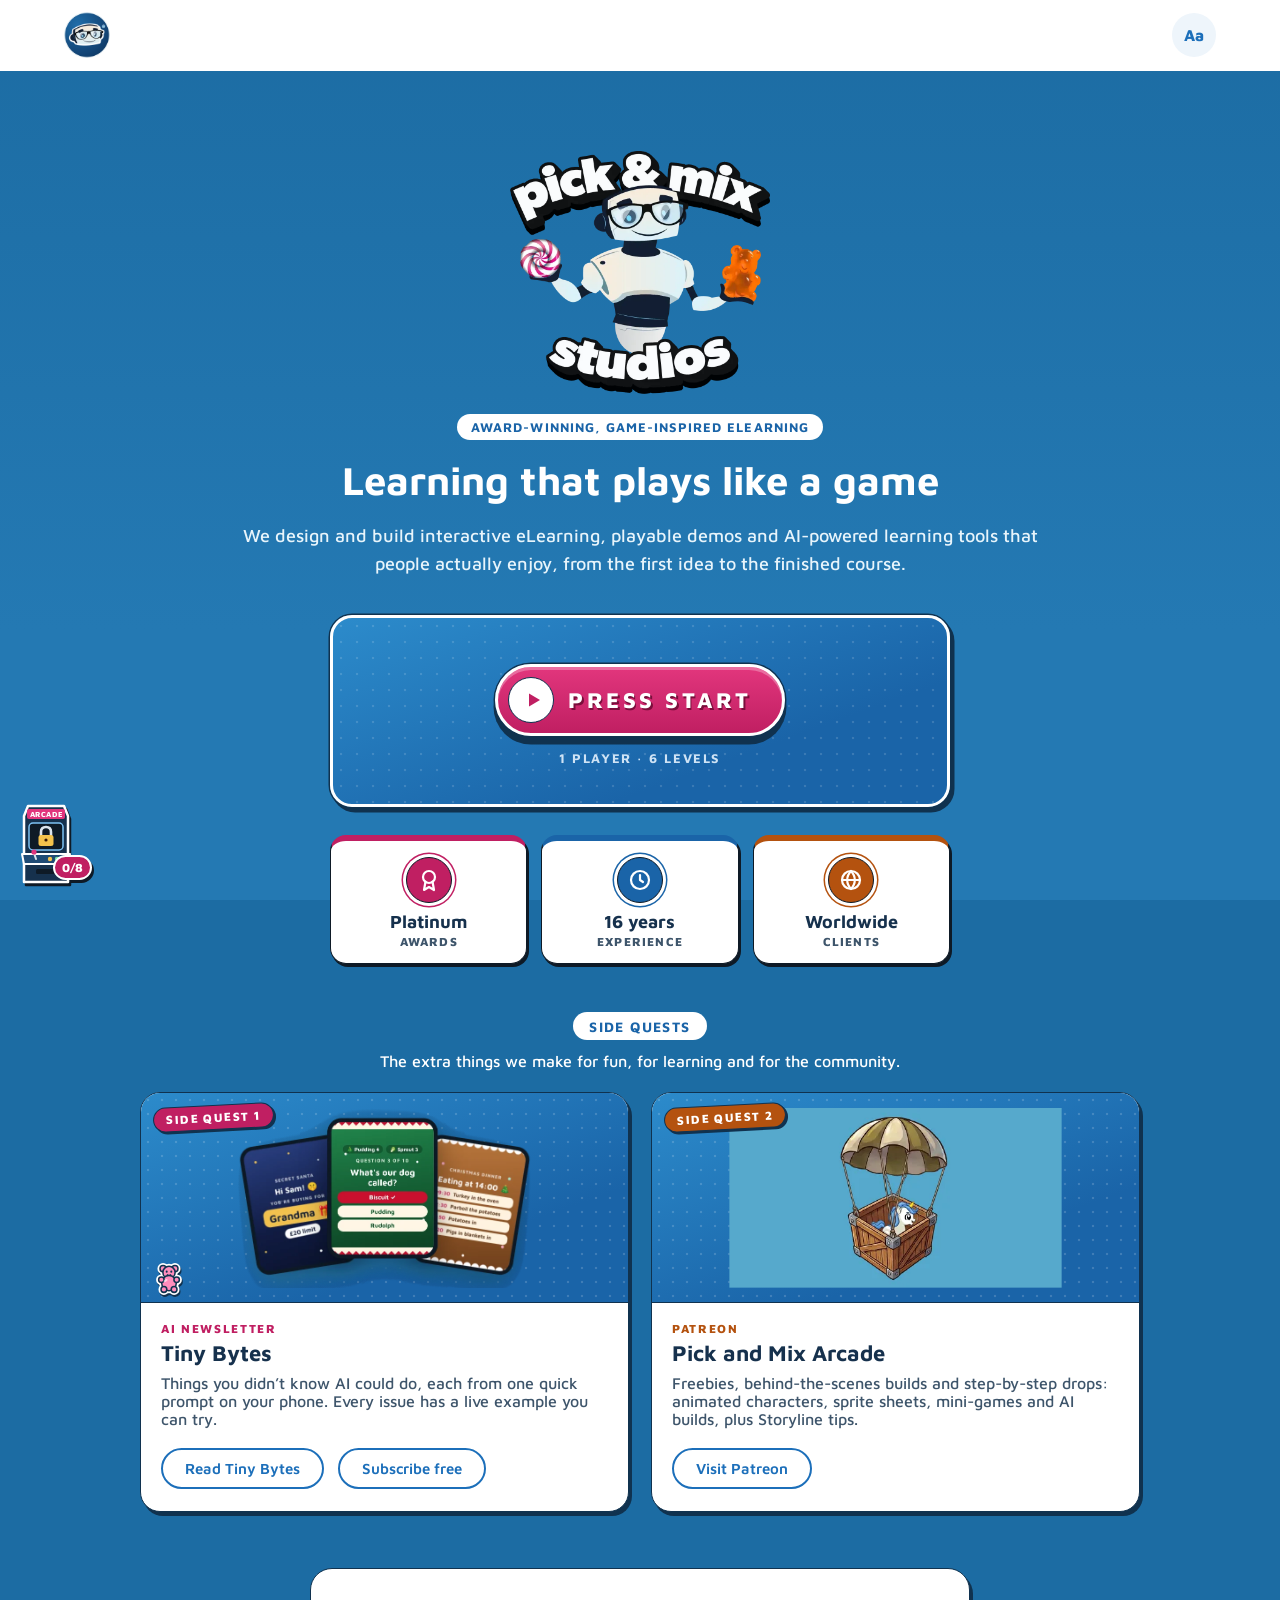
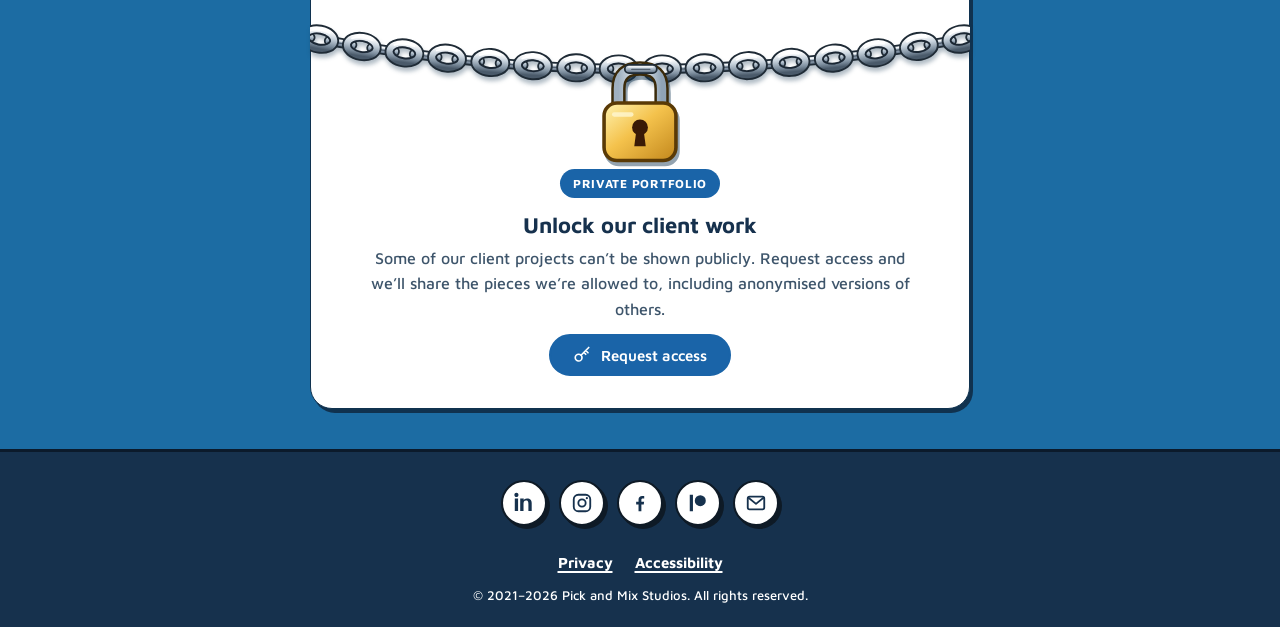
<file: index.html>
<!DOCTYPE html>
<html lang="en">
<head>
<meta charset="UTF-8">
<meta name="viewport" content="width=device-width, initial-scale=1">
<title>Pick and Mix Studios | Game-inspired eLearning</title>
<meta name="description" content="Pick and Mix Studios: award-winning, game-inspired eLearning, playable Storyline demos, AI-powered learning, templates and free tutorials.">
<link rel="canonical" href="https://pickandmixstudios.com/">
<meta property="og:type" content="website">
<meta property="og:title" content="Pick and Mix Studios | Game-inspired eLearning">
<meta property="og:description" content="Pick and Mix Studios: award-winning, game-inspired eLearning, playable Storyline demos, AI-powered learning, templates and free tutorials.">
<meta property="og:image" content="https://pickandmixstudios.com/assets/img/share-banner.jpg">
<meta property="og:image:width" content="1200">
<meta property="og:image:height" content="630">
<meta property="og:image:alt" content="Pick and Mix Studios: learning that plays like a game">
<meta property="og:url" content="https://pickandmixstudios.com/">
<meta name="twitter:card" content="summary_large_image">
<meta name="twitter:title" content="Pick and Mix Studios | Game-inspired eLearning">
<meta name="twitter:description" content="Pick and Mix Studios: award-winning, game-inspired eLearning, playable Storyline demos, AI-powered learning, templates and free tutorials.">
<meta name="twitter:image" content="https://pickandmixstudios.com/assets/img/share-banner.jpg">
<link rel="icon" href="assets/img/robot-favicon.png?v=3" type="image/png">
<link rel="stylesheet" href="assets/site.css?v=2026111223">
<script>document.documentElement.classList.add("js-menu");try{var t=localStorage.getItem("bs-theme"),s=localStorage.getItem("bs-size");if(t&&t!=="auto")document.documentElement.dataset.theme=t;if(s&&s!=="0")document.documentElement.classList.add("size-"+s);[["bs-font","easy","font-easy"],["bs-space","wide","space-wide"],["bs-motion","off","motion-off"],["bs-simple","on","simple"]].forEach(function(p){if(localStorage.getItem(p[0])===p[1])document.documentElement.classList.add(p[2])})}catch(e){}</script>
<script type="application/ld+json">{"@context":"https://schema.org","@graph":[{"@type":"Organization","@id":"https://pickandmixstudios.com/#org","name":"Pick and Mix Studios","alternateName":"Pick & Mix Studios","url":"https://pickandmixstudios.com/","logo":"https://pickandmixstudios.com/assets/img/robot-logo.png?v=3","sameAs":["https://www.linkedin.com/company/pick-and-mix-studios","https://www.instagram.com/pickandmixstudios/","https://www.facebook.com/pickandmixstudios","https://www.patreon.com/cw/pickandmixarcade"],"description":"Pick and Mix Studios: award-winning, game-inspired eLearning, playable Storyline demos, AI-powered learning, templates and free tutorials.","award":"Platinum, LearnX LIVE! Awards 2020","foundingDate":"2010","knowsAbout":["eLearning","Articulate Storyline","Gamified learning","Instructional design","AI learning tools"]},{"@type":"WebSite","@id":"https://pickandmixstudios.com/#site","url":"https://pickandmixstudios.com/","name":"Pick and Mix Studios","publisher":{"@id":"https://pickandmixstudios.com/#org"}}]}</script>
</head>
<body class="tc-home">

<a class="tc-skip-link" href="#main-content">Skip to main content</a>

<header class="tc-header-wrap">
  <div class="tc-header">
    <a href="index.html" class="tc-logo">
      <img src="assets/img/robot-logo.webp?v=3" alt="Pick and Mix Studios home" width="512" height="512">
    </a>

    <button type="button" class="tc-menu-btn" id="tcMenuBtn" aria-expanded="false" aria-controls="tcNav">
      <svg viewBox="0 0 24 24" width="22" height="22" aria-hidden="true" fill="none" stroke="currentColor" stroke-width="2.2" stroke-linecap="round"><path d="M4 7h16M4 12h16M4 17h16"/></svg>
      <span>Menu</span>
    </button>

    <nav class="tc-nav" id="tcNav" aria-label="Main">
      <a href="index.html" aria-current="page">Home</a>
      <a href="team-chorley.html">Team Chorley</a>
      <a href="showcase.html">Showcase</a>
      <a href="tutorials.html">Free Tutorials</a>
      <a href="popup-shop.html">Pop-up Shop</a>
      <a href="tinybytes/">Tiny Bytes</a>
      <a href="contact.html">Get in Touch</a>
    </nav>

    <div class="tc-tools" id="tcTools"></div>
  </div>
</header>
<main id="main-content">
<section class="tc-hero-wrap" aria-labelledby="tcHomeTitle">
  <div class="tc-hero">
    <span class="tc-hero-robot"><img class="tc-hero-welcome-img" src="assets/img/site/hero-robot.webp" alt="" width="858" height="802" fetchpriority="high"><img class="tc-juggle tc-juggle-lolly" src="assets/img/site/hero-lolly.webp" alt="" width="133" height="131"><img class="tc-juggle tc-juggle-bear" src="assets/img/site/hero-bear.webp" alt="" width="128" height="186"></span>
    <p class="tc-meta">Award-winning, game-inspired eLearning</p>
    <h1 id="tcHomeTitle">Learning that plays like a game</h1>
    <p>We design and build interactive eLearning, playable demos and AI-powered learning tools that people actually enjoy, from the first idea to the finished course.</p>
    <div class="tc-ts" id="tcTS">
      <span class="tc-spark k1" aria-hidden="true"></span><span class="tc-spark k2" aria-hidden="true"></span><span class="tc-spark k3" aria-hidden="true"></span>
      <button type="button" class="tc-start" id="tcStart" aria-expanded="true" aria-controls="tcMainMenu" hidden><span class="tc-start-pill"><span class="tc-start-play" aria-hidden="true"><svg viewBox="0 0 24 24" focusable="false"><path d="M8 5.5v13l11-6.5z" fill="currentColor"/></svg></span><span class="tc-start-txt">Press start</span></span><span class="tc-start-sub" aria-hidden="true">1 player &middot; 6 levels</span></button>
      <nav class="tc-mainmenu" id="tcMainMenu" aria-labelledby="tcMMTitle">
        <p class="tc-mm-title" id="tcMMTitle">Main menu</p>
        <div class="tc-mm-panel">
        <ul>
          <li><a href="showcase.html" data-tag="Select a level" data-ic="c-blue"><span class="tc-mm-cur" aria-hidden="true">&#9654;</span><span class="tc-mm-name">Showcase</span><span class="tc-mm-desc">Play our award-winning Storyline demos.</span><svg class="tc-mm-svg" viewBox="0 0 24 24" aria-hidden="true" focusable="false" fill="none" stroke="currentColor" stroke-width="2.2" stroke-linecap="round" stroke-linejoin="round"><path d="M5 21V4"/><path d="M5 4h11l-2 4 2 4H5"/></svg></a></li>
          <li><a href="team-chorley.html" data-tag="Choose your player" data-ic="c-pink"><span class="tc-mm-cur" aria-hidden="true">&#9654;</span><span class="tc-mm-name">Meet the team</span><span class="tc-mm-desc">Meet the people behind Pick &amp; Mix.</span><svg class="tc-mm-svg" viewBox="0 0 24 24" aria-hidden="true" focusable="false" fill="none" stroke="currentColor" stroke-width="2.2" stroke-linecap="round" stroke-linejoin="round"><circle cx="12" cy="8" r="4"/><path d="M4 21c0-4.4 3.6-7 8-7s8 2.6 8 7"/></svg></a></li>
          <li><a href="tutorials.html" data-tag="Training mode" data-ic="c-orange"><span class="tc-mm-cur" aria-hidden="true">&#9654;</span><span class="tc-mm-name">Tutorials</span><span class="tc-mm-desc">Free step-by-step Storyline tutorials.</span><svg class="tc-mm-svg" viewBox="0 0 24 24" aria-hidden="true" focusable="false" fill="none" stroke="currentColor" stroke-width="2.2" stroke-linecap="round" stroke-linejoin="round"><path d="M6.5 6.5v11M17.5 6.5v11M3 9.5v5M21 9.5v5M6.5 12h11"/></svg></a></li>
          <li><a href="popup-shop.html" data-tag="Item shop" data-ic="c-teal"><span class="tc-mm-cur" aria-hidden="true">&#9654;</span><span class="tc-mm-name">Pop-up Shop</span><span class="tc-mm-desc">Storyline templates and game kits to buy.</span><svg class="tc-mm-svg" viewBox="0 0 24 24" aria-hidden="true" focusable="false" fill="none" stroke="currentColor" stroke-width="2.2" stroke-linecap="round" stroke-linejoin="round"><path d="M5 8h14l-1 13H6L5 8z"/><path d="M9 8V6a3 3 0 0 1 6 0v2"/></svg></a></li>
          <li><a href="tinybytes/" data-tag="Bonus level" data-ic="c-navy"><span class="tc-mm-cur" aria-hidden="true">&#9654;</span><span class="tc-mm-name">Tiny Bytes</span><span class="tc-mm-desc">Our free AI how-to newsletter.</span><svg class="tc-mm-svg" viewBox="0 0 24 24" aria-hidden="true" focusable="false" fill="none" stroke="currentColor" stroke-width="2.2" stroke-linecap="round" stroke-linejoin="round"><path d="M12 3l2.7 5.6 6.1.9-4.4 4.3 1 6.1L12 17l-5.4 2.9 1-6.1-4.4-4.3 6.1-.9z"/></svg></a></li>
          <li><a href="contact.html" data-tag="Player 2, join in" data-ic="c-pink"><span class="tc-mm-cur" aria-hidden="true">&#9654;</span><span class="tc-mm-name">Get in touch</span><span class="tc-mm-desc">Start a project or ask us a question.</span><svg class="tc-mm-svg" viewBox="0 0 24 24" aria-hidden="true" focusable="false" fill="none" stroke="currentColor" stroke-width="2.2" stroke-linecap="round" stroke-linejoin="round"><rect x="2.5" y="7" width="19" height="11" rx="5.5"/><path d="M7 10.5v4M5 12.5h4"/><circle cx="16" cy="11" r="1" fill="currentColor"/><circle cx="18" cy="14" r="1" fill="currentColor"/></svg></a></li>
        </ul>
        <div class="tc-mm-info" id="tcMMInfo" aria-hidden="true" hidden><span class="tc-mm-ic" id="tcMMIc"></span><span class="tc-mm-info-t"><small id="tcMMTag"></small><span id="tcMMDesc"></span></span></div>
        </div>
      </nav>
    </div>

  </div>
</section>

<div class="tc-stats-wrap">
  <ul class="tc-stickers" aria-label="Achievements: tap to flip">
    <li><button type="button" class="tc-flip s-pink" aria-pressed="false" aria-label="Platinum awards: 2 Platinum awards at the LearnX LIVE! Awards 2020. Tap to flip.">
      <span class="tc-flip-in" aria-hidden="true"><span class="tc-flip-f"><span class="tc-ach-ic" aria-hidden="true"><svg viewBox="0 0 24 24" focusable="false" fill="none" stroke="currentColor" stroke-width="2.2" stroke-linecap="round" stroke-linejoin="round"><circle cx="12" cy="9" r="6"/><path d="M8.5 13.5 7 22l5-3 5 3-1.5-8.5"/></svg></span><span class="tc-ach-t"><b>Platinum</b>awards</span></span><span class="tc-flip-b"><span class="tc-ach-t"><b>2&times; LearnX</b>2020</span></span></span>
    </button></li>
    <li><button type="button" class="tc-flip s-blue" aria-pressed="false" aria-label="16 years experience: designing and building digital learning since 2010. Tap to flip.">
      <span class="tc-flip-in" aria-hidden="true"><span class="tc-flip-f"><span class="tc-ach-ic" aria-hidden="true"><svg viewBox="0 0 24 24" focusable="false" fill="none" stroke="currentColor" stroke-width="2.2" stroke-linecap="round" stroke-linejoin="round"><circle cx="12" cy="12" r="9"/><path d="M12 7v5l3 2"/></svg></span><span class="tc-ach-t"><b>16 years</b>experience</span></span><span class="tc-flip-b"><span class="tc-ach-t"><b>Since</b>2010</span></span></span>
    </button></li>
    <li><button type="button" class="tc-flip s-orange" aria-pressed="false" aria-label="Worldwide clients, including the UK, USA and Australia. Tap to flip.">
      <span class="tc-flip-in" aria-hidden="true"><span class="tc-flip-f"><span class="tc-ach-ic" aria-hidden="true"><svg viewBox="0 0 24 24" focusable="false" fill="none" stroke="currentColor" stroke-width="2.2" stroke-linecap="round" stroke-linejoin="round"><circle cx="12" cy="12" r="9"/><path d="M3 12h18"/><path d="M12 3c2.5 2.6 3.8 5.6 3.8 9s-1.3 6.4-3.8 9c-2.5-2.6-3.8-5.6-3.8-9S9.5 5.6 12 3z"/></svg></span><span class="tc-ach-t"><b>Worldwide</b>clients</span></span><span class="tc-flip-b"><span class="tc-ach-t"><b>UK &middot; US</b>AU +</span></span></span>
    </button></li>
  </ul>
</div>

<section class="tc-section tc-quests-sec" aria-labelledby="tcSideTitle">
  <h2 class="tc-cyp-pill" id="tcSideTitle">Side quests</h2>
  <p class="tc-sq-intro">The extra things we make for fun, for learning and for the community.</p>
  <ul class="tc-sq">
    <li class="tc-sq-card s-pink">
      <div class="tc-sq-art"><span class="tc-sq-tag" aria-hidden="true">Side quest 1</span><img src="assets/img/tinybytes-phones.webp" alt="" width="663" height="408" loading="lazy"></div>
      <div class="tc-sq-body">
        <p class="tc-sq-kind">AI newsletter</p>
        <h3>Tiny Bytes</h3>
        <p>Things you didn&rsquo;t know AI could do, each from one quick prompt on your phone. Every issue has a live example you can try.</p>
        <div class="tc-btn-group">
          <a class="tc-btn" href="tinybytes/">Read Tiny Bytes</a>
          <a class="tc-btn tc-btn-ghost" href="https://tinybytes.beehiiv.com/subscribe" target="_blank" rel="noopener">Subscribe free<span class="tc-sr"> (opens in a new tab)</span></a>
        </div>
      </div>
    </li>
    <li class="tc-sq-card s-orange">
      <div class="tc-sq-art"><span class="tc-sq-tag" aria-hidden="true">Side quest 2</span><img src="assets/img/site/unicorn-drop.webp" alt="" width="531" height="287" loading="lazy"></div>
      <div class="tc-sq-body">
        <p class="tc-sq-kind">Patreon</p>
        <h3>Pick and Mix Arcade</h3>
        <p>Freebies, behind-the-scenes builds and step-by-step drops: animated characters, sprite sheets, mini-games and AI builds, plus Storyline tips.</p>
        <div class="tc-btn-group">
          <a class="tc-btn" href="https://www.patreon.com/cw/pickandmixarcade" target="_blank" rel="noopener">Visit Patreon<span class="tc-sr"> (opens in a new tab)</span></a>
        </div>
      </div>
    </li>
  </ul>
</section>

<section class="tc-section" aria-labelledby="tcClientTitle">
  <div class="tc-panel-card tc-client-panel tc-unlock" id="tcUnlock">
    <div class="tc-chainbar" id="tcChainBar"></div>
    <button type="button" class="tc-padlock" id="tcPadlock" aria-expanded="true" aria-controls="tcUnlockAction" hidden>
      <svg class="tc-padlock-svg" viewBox="0 0 64 76" aria-hidden="true" focusable="false"><defs><linearGradient id="tcPadGold" x1="0" y1="0" x2="1" y2="1"><stop offset="0" stop-color="#FFF3B0"/><stop offset=".45" stop-color="#F4C24C"/><stop offset="1" stop-color="#C2871C"/></linearGradient><linearGradient id="tcPadSteel" x1="0" y1="0" x2="1" y2="0"><stop offset="0" stop-color="#9FB0C0"/><stop offset=".5" stop-color="#F0F4F8"/><stop offset="1" stop-color="#8FA3B6"/></linearGradient></defs><g class="tc-pad-shackle"><path d="M17 36 V22 Q17 8 32 8 Q47 8 47 22 V36" fill="none" stroke="#3A2A0A" stroke-width="10" stroke-linecap="round"/><path d="M17 36 V22 Q17 8 32 8 Q47 8 47 22 V36" fill="none" stroke="url(#tcPadSteel)" stroke-width="6.5" stroke-linecap="round"/></g><rect x="7" y="32" width="50" height="40" rx="9" fill="url(#tcPadGold)" stroke="#5A3A06" stroke-width="2.5"/><path d="M14 40 h12" stroke="#FFF7D1" stroke-width="3" stroke-linecap="round" opacity=".8"/><circle cx="32" cy="49" r="5.5" fill="#3A1A06"/><path d="M29.5 51 L28 62 H36 L34.5 51 Z" fill="#3A1A06"/></svg><span class="tc-sr">Unlock our client work</span>
    </button>
    <div class="tc-unlock-copy">
      <p class="tc-label">Private portfolio</p>
      <h2 id="tcClientTitle">Unlock our client work</h2>
      <p>Some of our client projects can&rsquo;t be shown publicly. Request access and we&rsquo;ll share the pieces we&rsquo;re allowed to, including anonymised versions of others.</p>
      <div class="tc-unlock-action" id="tcUnlockAction">
        <a class="tc-btn" href="contact.html?topic=client-work"><svg viewBox="0 0 24 24" aria-hidden="true" focusable="false" width="18" height="18" fill="none" stroke="currentColor" stroke-width="2.2" stroke-linecap="round" stroke-linejoin="round"><circle cx="7.5" cy="15.5" r="4.5"/><path d="M10.7 12.3 21 2M17 6l3 3M14.5 8.5l2.5 2.5"/></svg> Request access</a>
      </div>
    </div>
  </div>
</section>
</main>

<footer class="tc-footer">
  <div class="tc-footer-inner">
    <nav class="tc-footer-icons" aria-label="Pick and Mix Studios elsewhere">
      <a class="tc-icon-btn" href="https://www.linkedin.com/company/pick-and-mix-studios" target="_blank" rel="noopener" title="LinkedIn"><svg viewBox="0 0 24 24" aria-hidden="true" focusable="false"><path fill="currentColor" d="M4.98 3.5C4.98 4.88 3.87 6 2.5 6S0 4.88 0 3.5 1.12 1 2.5 1s2.48 1.12 2.48 2.5zM.5 8h4V23h-4V8zm7 0h3.83v2.05h.05c.53-1 1.84-2.05 3.79-2.05C19.5 8 21 10.13 21 13.72V23h-4v-8.29c0-1.98-.04-4.52-2.75-4.52-2.75 0-3.17 2.15-3.17 4.37V23h-4V8z" transform="translate(1.5 0) scale(0.9)"/></svg><span class="tc-sr">LinkedIn (opens in a new tab)</span></a>
      <a class="tc-icon-btn" href="https://www.instagram.com/pickandmixstudios/" target="_blank" rel="noopener" title="Instagram"><svg viewBox="0 0 24 24" aria-hidden="true" focusable="false"><g fill="none" stroke="currentColor" stroke-width="2"><rect x="3" y="3" width="18" height="18" rx="5"/><circle cx="12" cy="12" r="4"/></g><circle cx="17.3" cy="6.7" r="1.2" fill="currentColor"/></svg><span class="tc-sr">Instagram (opens in a new tab)</span></a>
      <a class="tc-icon-btn" href="https://www.facebook.com/pickandmixstudios" target="_blank" rel="noopener" title="Facebook"><svg viewBox="0 0 24 24" aria-hidden="true" focusable="false"><path fill="currentColor" d="M13.5 21v-7.5h2.6l.4-3h-3V8.6c0-.9.3-1.5 1.5-1.5h1.6V4.4c-.3 0-1.2-.1-2.3-.1-2.3 0-3.9 1.4-3.9 4v2.2H7.8v3h2.6V21h3.1z"/></svg><span class="tc-sr">Facebook (opens in a new tab)</span></a>
      <a class="tc-icon-btn" href="https://www.patreon.com/cw/pickandmixarcade" target="_blank" rel="noopener" title="Patreon"><svg viewBox="0 0 24 24" aria-hidden="true" focusable="false"><circle cx="14.5" cy="9.5" r="6" fill="currentColor"/><rect x="3" y="3" width="3.5" height="18" fill="currentColor"/></svg><span class="tc-sr">Patreon (opens in a new tab)</span></a>
      <a class="tc-icon-btn" title="Email us" href="contact.html" data-mailto=""><svg viewBox="0 0 24 24" aria-hidden="true" focusable="false"><g fill="none" stroke="currentColor" stroke-width="2" stroke-linejoin="round"><rect x="3" y="5" width="18" height="14" rx="2"/><path d="M3.5 6l8.5 7 8.5-7"/></g></svg><span class="tc-sr">Email us</span></a>
    </nav>
    <nav class="tc-footer-legal" aria-label="Site information"><a href="privacy.html">Privacy</a><a href="accessibility.html">Accessibility</a></nav>
    <p>&copy; 2021&ndash;2026 Pick and Mix Studios. All rights reserved.</p>
  </div>
</footer>

<script src="assets/site.js?v=2026111223"></script>
</body>
</html>
</file>
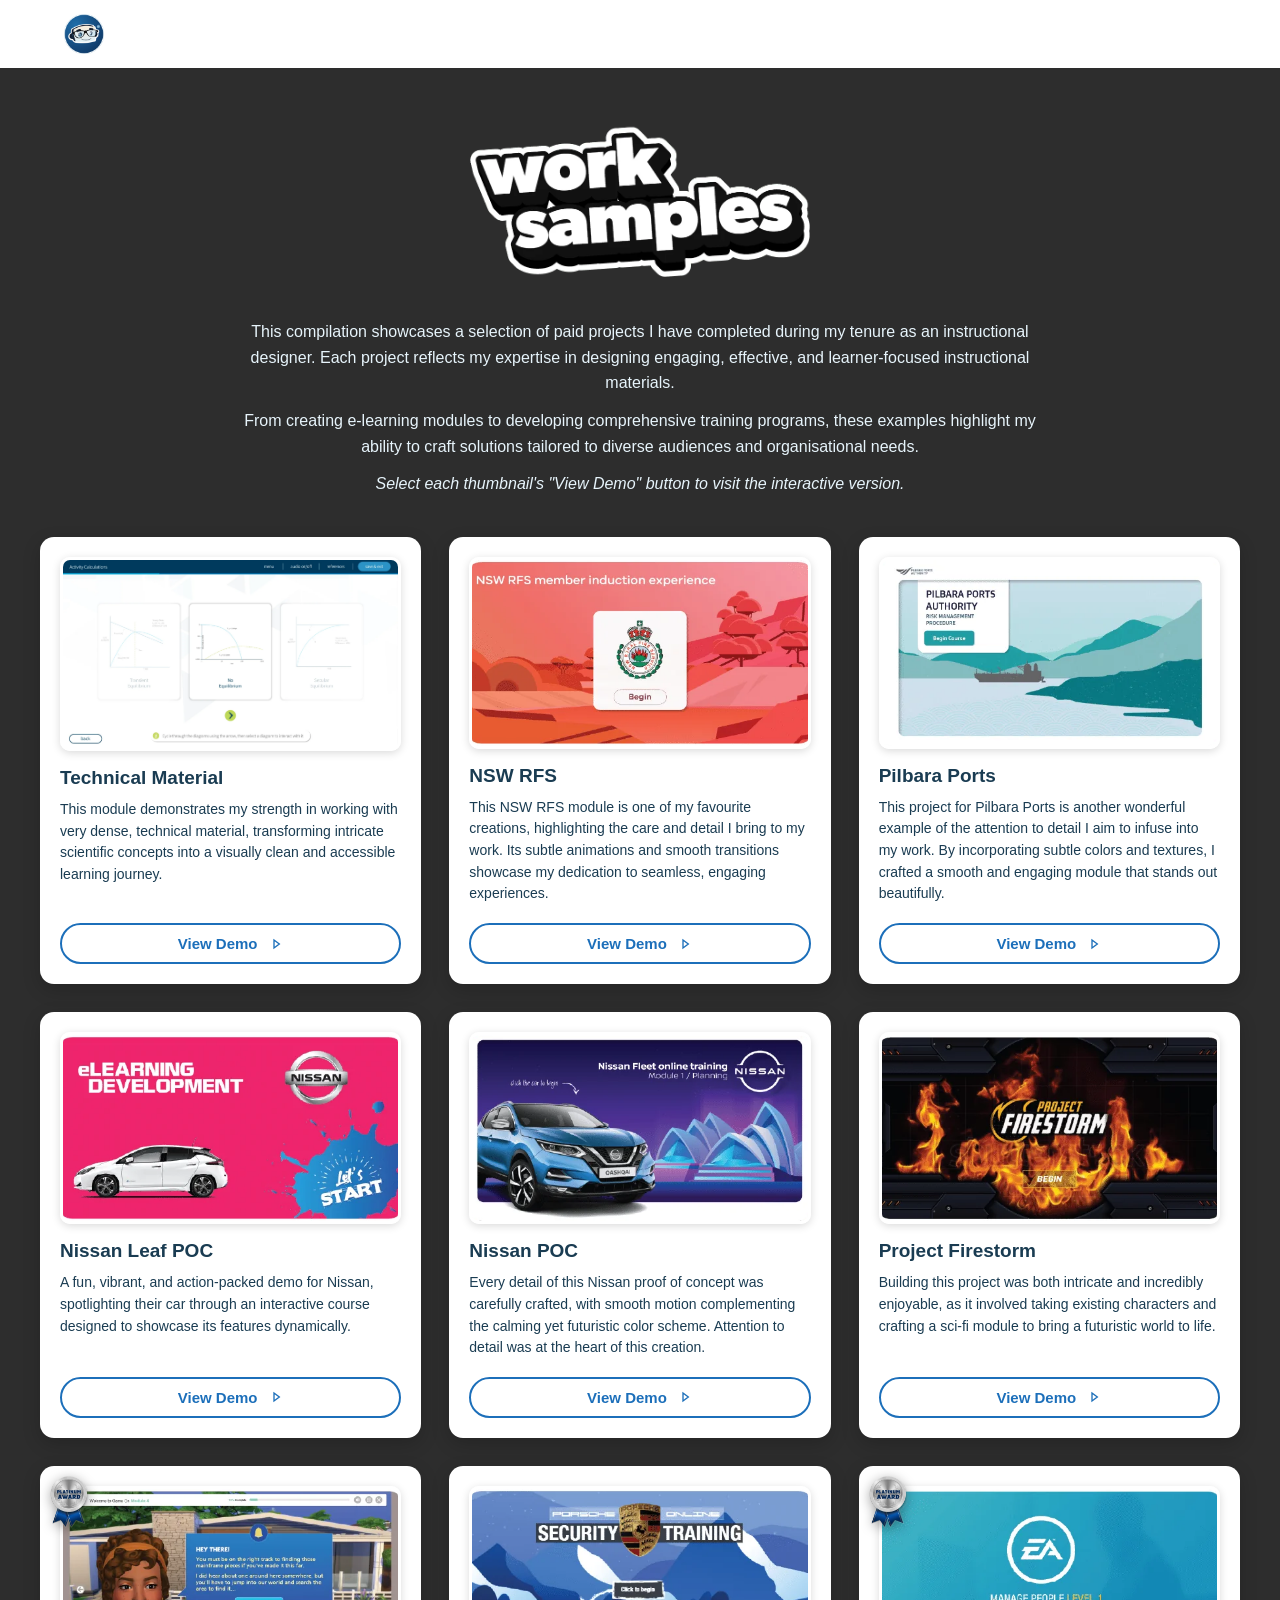
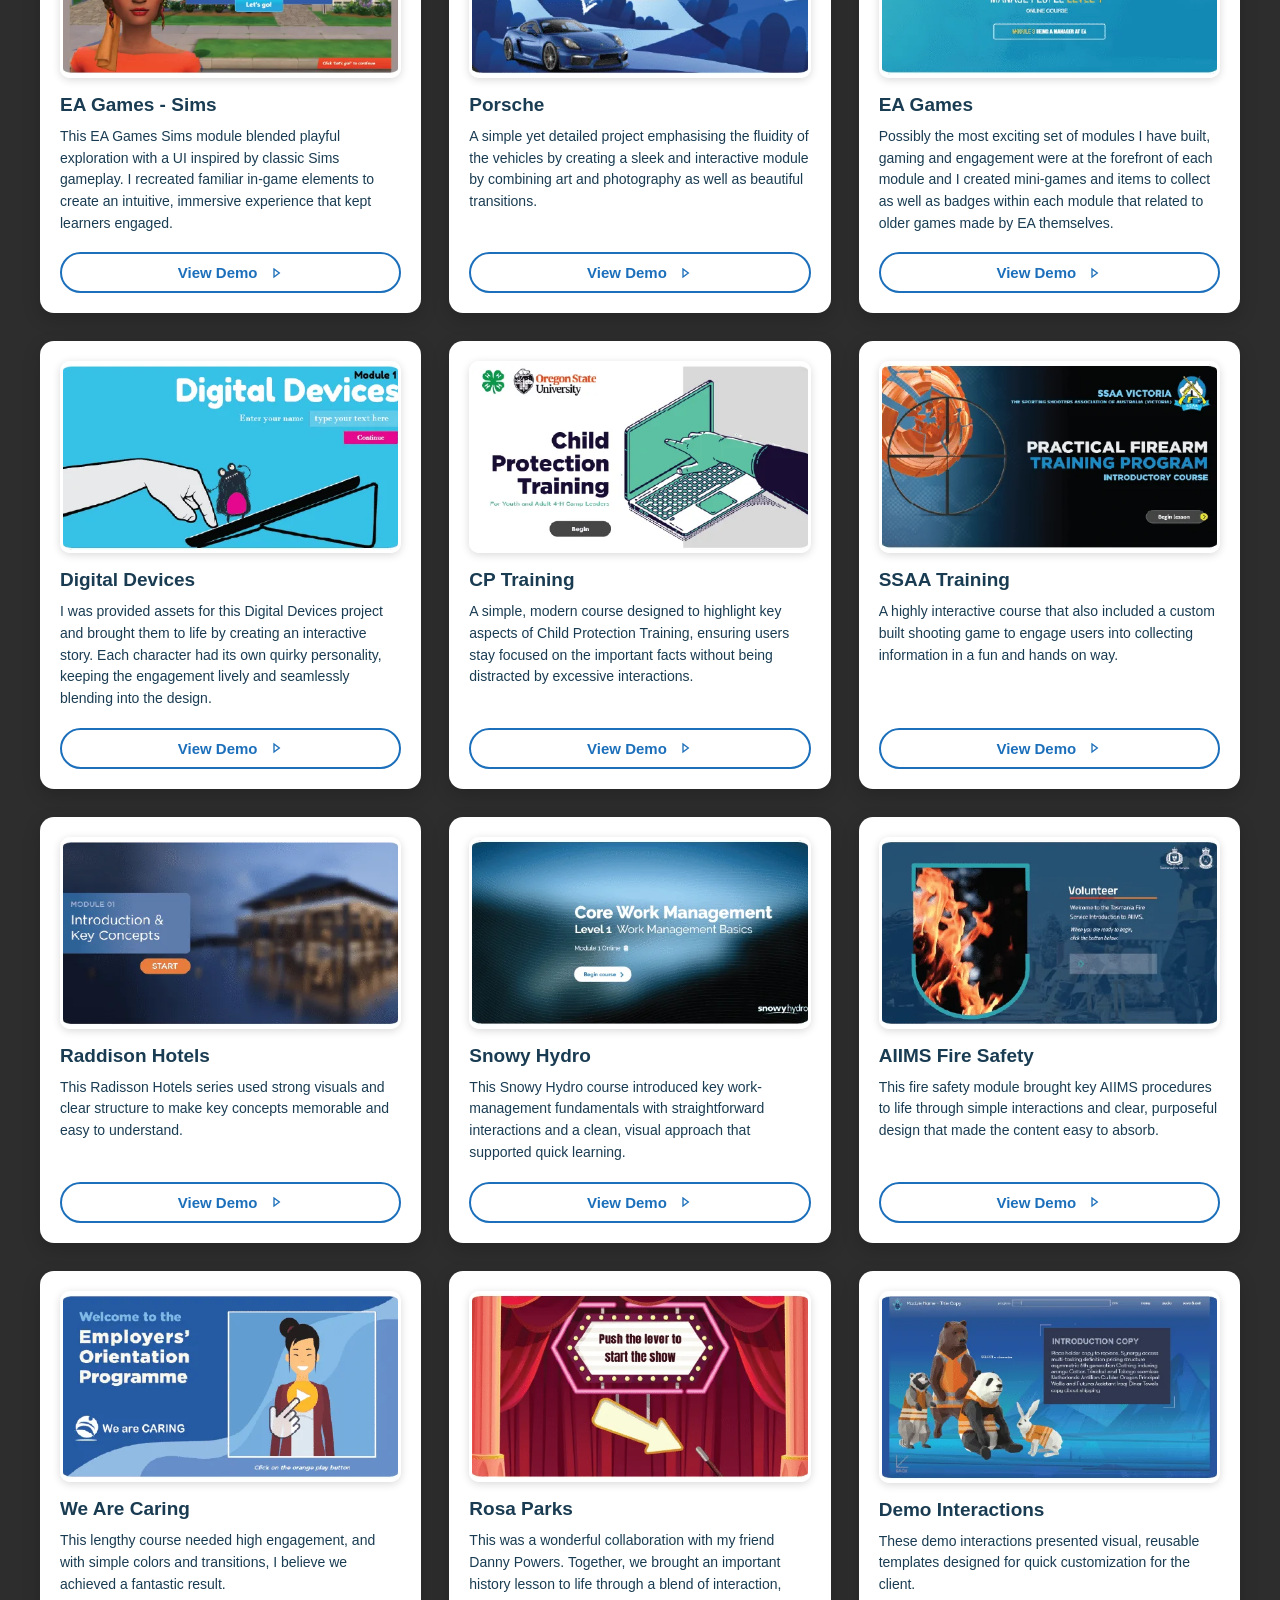
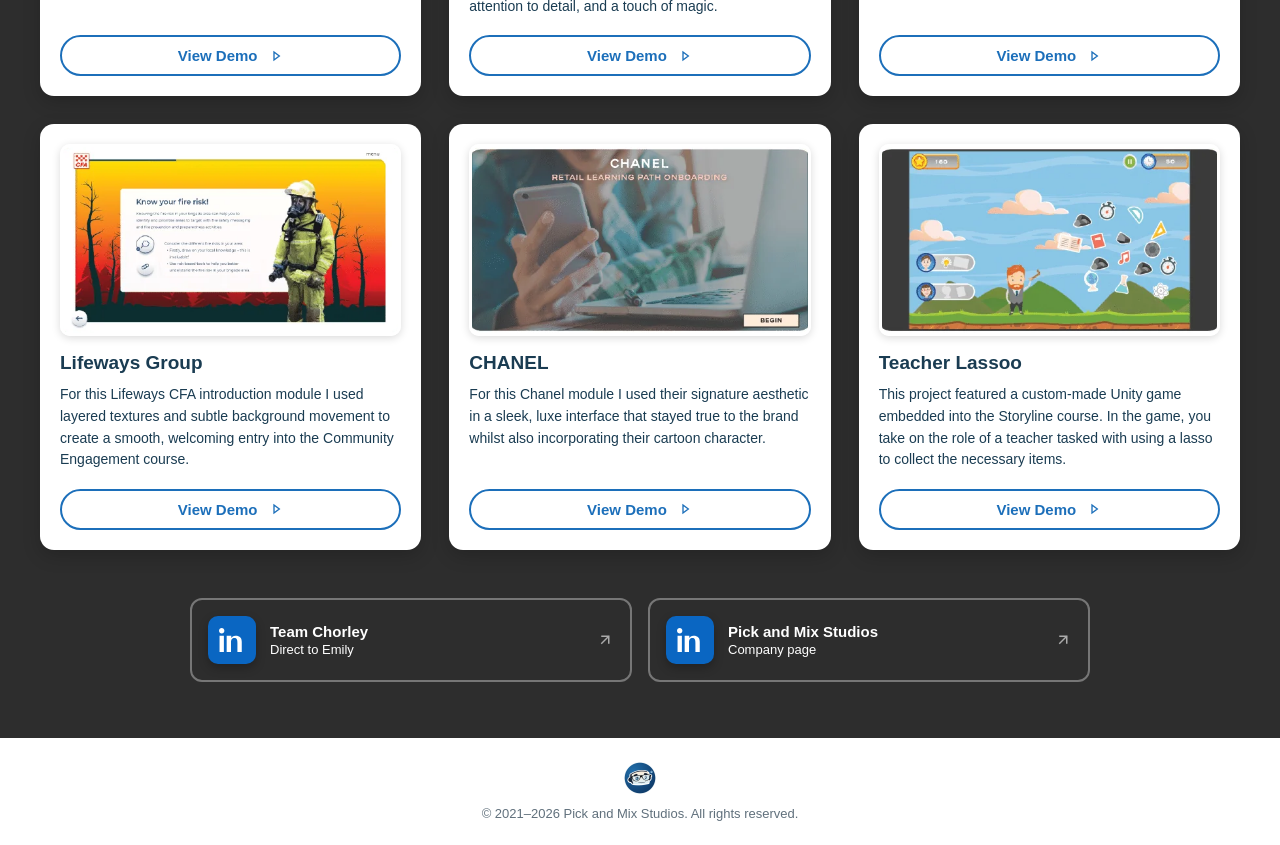
<file: examples/index.html>
<!DOCTYPE html>
<html lang="en">
<head>
<meta charset="UTF-8">
<meta name="viewport" content="width=device-width, initial-scale=1">
<meta name="robots" content="noindex, nofollow">
<title>Examples | Pick and Mix Studios</title>
<meta name="description" content="A showcase of paid instructional design projects by Pick and Mix Studios, spanning e-learning modules, training programs, and interactive demos for clients including NSW RFS, EA Games, Porsche, Nissan, and CHANEL.">
<link rel="icon" href="../assets/img/robot-favicon.png?v=3" type="image/png">
<style>
/* ==========================================================================
   Pick and Mix Studios — shared site stylesheet
   ========================================================================== */

* { box-sizing: border-box; }

html, body {
  margin: 0;
  padding: 0;
}

body {
  font-family: 'Maven Pro', Arial, Helvetica, sans-serif;
  background: #2d2d2d;
}

:root {
  --c1: #1c6fba;           /* dark blue, used for nav links on the white header */
  --bg: #2d2d2d;
  --card-bg: #ffffff;      /* solid white cards */
  --card-bg-light: #ffffff; /* same, used on Tutorials */
  --text-heading: #ffffff; /* white — used for hero/page-intro text sitting directly on the gradient */
  --text-body: #e7f4fb;    /* light — used for hero/page-intro text sitting directly on the gradient */
  --card-heading: #1a3c52; /* dark navy — used for headings inside the white cards */
  --card-body: #1a3c52;    /* dark navy — used for body copy inside the white cards */
  --btn-border: #1c6fba;
  --btn-hover: #9e5092;    /* magenta */
  --btn-hover-text: #ffffff;
  --accent-orange: #f8a433;
  --input-bg: #ffffff;
  --input-border: #a9c9db;
  --input-text: #1a3c52;
}

img { max-width: 100%; }

.tc-skip-link {
  position: absolute;
  top: -100px;
  left: 12px;
  background: #ffffff;
  color: var(--c1);
  padding: 10px 18px;
  border-radius: 8px;
  font-weight: 700;
  text-decoration: none;
  z-index: 2000;
  transition: top 0.2s ease;
}

.tc-skip-link:focus {
  top: 12px;
}

/* ==========================================================================
   Header / Nav
   ========================================================================== */

.tc-header-wrap {
  width: 100%;
  background: #ffffff;
}

.tc-header {
  display: flex;
  align-items: center;
  justify-content: space-between;
  gap: 30px;
  width: 100%;
  max-width: 1200px;
  margin: 0 auto;
  padding: 14px 24px;
  flex-wrap: wrap;
}

.tc-logo img {
  display: block;
  height: 40px;
  width: auto;
}

.tc-nav {
  display: flex;
  align-items: center;
  justify-content: flex-end;
  gap: 30px;
  flex-wrap: wrap;
  margin-left: auto;
}

.tc-nav a {
  position: relative;
  color: var(--c1);
  text-decoration: none;
  font-size: 15px;
  font-weight: 600;
  white-space: nowrap;
  padding: 8px 2px;
  letter-spacing: 0.2px;
  transition: color 0.2s ease, transform 0.2s ease;
}

.tc-nav a::after {
  content: "";
  position: absolute;
  left: 50%;
  bottom: 2px;
  width: 0%;
  height: 1px;
  border-radius: 2px;
  background: var(--c1);
  transition: width 0.25s ease, left 0.25s ease;
}

.tc-nav a:hover {
  transform: translateY(-1px);
}

.tc-nav a:hover::after {
  width: 100%;
  left: 0%;
}

.tc-nav a.is-active {
  font-weight: 700;
}

.tc-nav a.is-active::after {
  width: 100%;
  left: 0%;
}

@media (max-width: 700px) {
  .tc-header { gap: 16px; padding: 10px 16px; }
  .tc-nav { gap: 16px; }
  .tc-nav a { font-size: 14px; }
}

/* ==========================================================================
   Shared buttons (pill buttons used on Showcase, Tutorials, Contact)
   ========================================================================== */

.tc-btn {
  display: inline-flex;
  align-items: center;
  justify-content: center;
  gap: 10px;
  border: 2px solid var(--btn-border);
  border-radius: 30px;
  padding: 10px 22px;
  color: var(--btn-border);
  text-decoration: none;
  font-weight: 600;
  font-size: 15px;
  font-family: inherit;
  background: #ffffff;
  cursor: pointer;
  transition: background 0.2s ease, color 0.2s ease, border-color 0.2s ease;
}

.tc-btn:hover {
  background: var(--btn-hover);
  border-color: var(--btn-hover);
  color: var(--btn-hover-text);
}
  color: #ffffff;
}

.tc-btn[disabled] {
  opacity: 0.6;
  cursor: default;
  pointer-events: none;
}

.tc-btn.is-disabled {
  opacity: 0.45;
  pointer-events: none;
  cursor: default;
}

.tc-btn.tc-video-btn {
  cursor: pointer;
  font-family: inherit;
}

.tc-btn-primary {
  background: var(--accent-orange);
  border-color: var(--accent-orange);
  color: #262626;
}

.tc-btn-primary:hover {
  background: var(--btn-hover);
  border-color: var(--btn-hover);
  color: var(--btn-hover-text);
}

.tc-btn svg { width: 16px; height: 16px; flex-shrink: 0; }

.tc-btn-group {
  display: flex;
  flex-direction: row;
  gap: 14px;
  flex-wrap: wrap;
}

/* ==========================================================================
   Video lightbox modal (Showcase + Tutorials)
   ========================================================================== */

.tc-modal-overlay {
  display: none;
  position: fixed;
  inset: 0;
  background: rgba(0,0,0,0.75);
  z-index: 1000;
  align-items: center;
  justify-content: center;
  padding: 24px;
}

.tc-modal-overlay.is-open {
  display: flex;
}

.tc-modal {
  position: relative;
  width: 100%;
  max-width: 900px;
}

.tc-modal-video {
  position: relative;
  width: 100%;
  aspect-ratio: 16 / 9;
  background: #000;
  border-radius: 10px;
  overflow: hidden;
}

.tc-modal-video iframe {
  width: 100%;
  height: 100%;
  border: 0;
  display: block;
}

.tc-modal-close {
  position: absolute;
  top: -40px;
  right: 0;
  background: transparent;
  border: none;
  color: #fff;
  font-size: 30px;
  line-height: 1;
  cursor: pointer;
  padding: 4px 8px;
}

/* ==========================================================================
   Home page (hero)
   ========================================================================== */

.tc-hero-wrap {
  width: 100%;
  background: var(--bg);
  padding: 80px 24px;
}

.tc-hero {
  max-width: 800px;
  margin: 0 auto;
  text-align: center;
}

.tc-hero img.tc-hero-welcome-img {
  max-width: 340px;
  width: 100%;
  height: auto;
  margin-bottom: 32px;
}

.tc-hero h1 {
  color: var(--text-heading);
  font-size: 40px;
  font-weight: 700;
  margin: 0 0 18px;
  line-height: 1.2;
}

.tc-hero p {
  color: var(--text-body);
  font-size: 18px;
  line-height: 1.6;
  margin: 0 0 36px;
}

.tc-hero-links {
  display: flex;
  gap: 16px;
  flex-wrap: wrap;
  justify-content: center;
}

@media (max-width: 600px) {
  .tc-hero-wrap { padding: 56px 20px; }
  .tc-hero h1 { font-size: 30px; }
  .tc-hero p { font-size: 16px; }
}

/* ==========================================================================
   Team Chorley (profile cards)
   ========================================================================== */

.tc-team-wrap {
  width: 100%;
  background: var(--bg);
  padding: 56px 24px;
}

.tc-team-grid {
  display: grid;
  grid-template-columns: 1fr 1fr;
  gap: 24px;
  max-width: 1000px;
  margin: 0 auto;
  align-items: stretch;
}

.tc-profile-card {
  background: var(--card-bg);
  box-shadow: 0 6px 18px rgba(0,0,0,0.18);
  border-radius: 14px;
  padding: 28px;
  display: flex;
  flex-direction: column;
}

.tc-profile-card h2 {
  color: var(--card-heading);
  text-align: center;
  font-size: 22px;
  font-weight: 700;
  margin: 0 0 20px;
}

.tc-profile-image {
  width: 48%;
  aspect-ratio: 1 / 1;
  border-radius: 14px;
  overflow: hidden;
  box-shadow: 0 8px 18px rgba(0,0,0,0.35);
  margin: 0 auto 20px;
}

.tc-profile-image img {
  width: 100%;
  height: 100%;
  object-fit: cover;
  display: block;
}

.tc-profile-card p {
  color: var(--card-body);
  font-size: 16px;
  line-height: 1.6;
  text-align: left;
  margin: 0 0 26px;
}

.tc-profile-card p:last-of-type {
  margin-bottom: 0;
}

.tc-profile-card strong {
  color: var(--card-heading);
  font-weight: 700;
}

@media (max-width: 700px) {
  .tc-team-grid { grid-template-columns: 1fr; }
}

/* ==========================================================================
   Showcase (game demo cards, stacked full-width sections)
   ========================================================================== */

.tc-showcase-wrap {
  width: 100%;
  background: var(--bg);
  padding: 56px 24px;
}

.tc-showcase-grid {
  display: flex;
  flex-direction: column;
  gap: 40px;
  max-width: 900px;
  margin: 0 auto;
}

.tc-card {
  background: var(--card-bg);
  box-shadow: 0 6px 18px rgba(0,0,0,0.18);
  border-radius: 14px;
  padding: 28px;
  display: flex;
  align-items: center;
  gap: 32px;
}

.tc-card-content {
  flex: 1 1 55%;
  display: flex;
  flex-direction: column;
}

.tc-card h2 {
  color: var(--card-heading);
  text-align: left;
  font-size: 22px;
  font-weight: 700;
  margin: 0 0 14px;
}

.tc-card-image {
  flex: 1 1 40%;
  width: auto;
  display: flex;
  align-items: center;
  justify-content: center;
  position: relative;
}

.tc-card-image > img:not(.tc-award-img) {
  width: 100%;
  height: auto;
  display: block;
}

img.tc-award-img {
  position: absolute;
  top: -14px;
  left: -14px;
  width: 70px !important;
  height: auto;
  z-index: 2;
  filter: drop-shadow(0 3px 6px rgba(0,0,0,0.35));
}

/* Floor is Goo thumbnail doesn't have its own rounded/outline treatment baked in */
.tc-card-image.goo {
  border-radius: 8px;
  border: 2px solid #d5e6f0;
  overflow: hidden;
}

.tc-card p {
  color: var(--card-body);
  font-size: 16px;
  line-height: 1.55;
  text-align: left;
  margin: 0 0 20px;
  flex-grow: 1;
}

@media (max-width: 700px) {
  .tc-card { flex-direction: column; align-items: stretch; gap: 18px; padding: 20px; }
  .tc-card-image { flex: none; width: 100%; }
  .tc-showcase-grid { gap: 28px; }
}

/* ==========================================================================
   Tutorials / Bite Size Live Streams
   ========================================================================== */

.tc-bss-wrap {
  width: 100%;
  background: var(--bg);
  padding: 56px 24px;
}

.tc-bss-grid {
  display: flex;
  gap: 24px;
  flex-wrap: wrap;
  justify-content: center;
  max-width: 1100px;
  margin: 0 auto;
}

.tc-bss-card {
  background: var(--card-bg-light);
  box-shadow: 0 6px 18px rgba(0,0,0,0.18);
  border-radius: 14px;
  padding: 20px;
  flex: 1 1 300px;
  max-width: 340px;
  display: flex;
  flex-direction: column;
}

.tc-bss-card h2 {
  color: var(--card-heading);
  text-align: center;
  font-size: 22px;
  font-weight: 700;
  margin: 0 0 14px;
}

.tc-bss-image {
  width: 100%;
  aspect-ratio: 16 / 9;
  border-radius: 10px;
  border: 2px solid #d5e6f0;
  overflow: hidden;
  margin-bottom: 18px;
}

.tc-bss-image img {
  width: 100%;
  height: 100%;
  object-fit: cover;
  display: block;
}

.tc-bss-card p {
  color: var(--card-body);
  font-size: 16px;
  line-height: 1.55;
  text-align: left;
  margin: 0 0 18px;
}

.tc-bss-card .tc-btn-group {
  flex-direction: column;
}

@media (max-width: 700px) {
  .tc-bss-grid { gap: 18px; }
  .tc-bss-card { max-width: 100%; flex: 1 1 100%; }
}

/* ==========================================================================
   Contact page
   ========================================================================== */

.tc-contact-wrap {
  width: 100%;
  background: var(--bg);
  padding: 56px 24px;
}

.tc-contact-grid {
  display: flex;
  flex-direction: column;
  gap: 32px;
  max-width: 700px;
  margin: 0 auto;
}

.tc-contact-card {
  background: var(--card-bg);
  box-shadow: 0 6px 18px rgba(0,0,0,0.18);
  border-radius: 14px;
  padding: 28px;
}

.tc-contact-card h2 {
  color: var(--card-heading);
  text-align: left;
  font-size: 22px;
  font-weight: 700;
  margin: 0 0 14px;
}

.tc-contact-card p {
  color: var(--card-body);
  font-size: 16px;
  line-height: 1.55;
  margin: 0 0 18px;
}

/* Contact form */
.tc-field {
  margin-bottom: 16px;
}

.tc-field label {
  display: block;
  color: var(--card-heading);
  font-size: 13px;
  font-weight: 600;
  margin-bottom: 6px;
}

.tc-field input,
.tc-field textarea {
  width: 100%;
  background: var(--input-bg);
  border: 2px solid var(--input-border);
  border-radius: 8px;
  padding: 10px 12px;
  color: var(--input-text);
  font-family: inherit;
  font-size: 14px;
  resize: vertical;
}

.tc-field input::placeholder,
.tc-field textarea::placeholder {
  color: rgba(231,244,251,0.6);
}

.tc-field input:focus,
.tc-field textarea:focus {
  outline: none;
  border-color: #ffffff;
}

.tc-form-note {
  color: var(--card-body);
  font-size: 12px;
  line-height: 1.5;
  margin: 4px 0 18px;
}

/* LinkedIn cards */
.tc-social-grid {
  display: flex;
  flex-wrap: wrap;
  gap: 16px;
}

.tc-social-card {
  flex: 1 1 220px;
  display: flex;
  align-items: center;
  gap: 14px;
  background: transparent;
  border: 2px solid #d5e6f0;
  border-radius: 12px;
  padding: 16px;
  text-decoration: none;
  transition: transform 0.2s ease, border-color 0.2s ease;
}

.tc-social-card:hover {
  transform: translateY(-4px);
  border-color: var(--c1);
}

.tc-social-icon {
  flex-shrink: 0;
  width: 48px;
  height: 48px;
  border-radius: 10px;
  background: #0a66c2;
  display: flex;
  align-items: center;
  justify-content: center;
  box-shadow: 0 4px 10px rgba(0,0,0,0.25);
}

.tc-social-icon svg {
  width: 26px;
  height: 26px;
  color: #ffffff;
}

.tc-social-text strong {
  display: block;
  color: var(--card-heading);
  font-size: 15px;
  font-weight: 700;
  margin-bottom: 2px;
}

.tc-social-text span {
  display: block;
  color: var(--card-body);
  font-size: 13px;
}

.tc-social-arrow {
  margin-left: auto;
  color: var(--card-heading);
  opacity: 0.6;
  flex-shrink: 0;
}

.tc-social-card:hover .tc-social-arrow {
  opacity: 1;
}

@media (max-width: 500px) {
  .tc-social-card { flex: 1 1 100%; }
}

/* Patreon post preview */
.tc-series-header {
  display: flex;
  align-items: center;
  gap: 12px;
  margin: 22px 0 16px;
}

.tc-series-icon {
  width: 44px;
  height: 44px;
  border-radius: 8px;
  overflow: hidden;
  flex-shrink: 0;
}

.tc-series-icon img {
  width: 100%;
  height: 100%;
  object-fit: cover;
  display: block;
}

.tc-series-title {
  flex-grow: 1;
  min-width: 0;
}

.tc-series-title a {
  color: var(--card-heading);
  font-size: 16px;
  font-weight: 700;
  text-decoration: none;
  display: inline-flex;
  align-items: center;
  gap: 4px;
}

.tc-series-title a:hover {
  text-decoration: underline;
}

.tc-series-title span {
  display: block;
  color: var(--card-body);
  font-size: 12px;
}

.tc-series-nav {
  display: flex;
  gap: 8px;
  flex-shrink: 0;
}

.tc-series-nav button {
  width: 28px;
  height: 28px;
  border-radius: 50%;
  border: 2px solid #d5e6f0;
  background: transparent;
  color: var(--card-heading);
  display: flex;
  align-items: center;
  justify-content: center;
  cursor: default;
  opacity: 0.5;
}

.tc-post-grid {
  display: flex;
  gap: 14px;
  flex-wrap: wrap;
}

.tc-post-card {
  flex: 1 1 160px;
  min-width: 0;
  text-decoration: none;
  display: flex;
  flex-direction: column;
}

.tc-post-thumb {
  width: 100%;
  aspect-ratio: 4 / 3;
  border-radius: 10px;
  overflow: hidden;
  margin-bottom: 10px;
  transition: transform 0.2s ease;
}

.tc-post-thumb img {
  width: 100%;
  height: 100%;
  object-fit: cover;
  display: block;
}

.tc-post-card:hover .tc-post-thumb {
  transform: translateY(-3px);
}

.tc-post-card h4 {
  color: var(--card-heading);
  font-size: 13px;
  font-weight: 700;
  margin: 0 0 4px;
  line-height: 1.3;
}

.tc-post-card p {
  color: var(--card-body);
  font-size: 12px;
  line-height: 1.4;
  margin: 0 0 6px;
  display: -webkit-box;
  -webkit-line-clamp: 2;
  -webkit-box-orient: vertical;
  overflow: hidden;
}

.tc-post-date {
  color: var(--card-body);
  font-size: 11px;
}

@media (max-width: 560px) {
  .tc-post-card { flex: 1 1 100%; }
}

.tc-page-heading {
  text-align: center;
  margin: 0 0 20px;
  font-weight: normal;
  font-size: 1em;
}

.tc-page-heading img {
  max-width: 340px;
  width: 100%;
  height: auto;
}

.tc-page-heading img.tc-page-heading-img--small {
  max-width: 260px;
}

.tc-page-intro {
  max-width: 720px;
  margin: 0 auto 40px;
  text-align: center;
  color: var(--text-body);
  font-size: 16px;
  line-height: 1.6;
}

/* ==========================================================================
   Pop up Shop (Gumroad products)
   ========================================================================== */

.tc-shop-wrap {
  width: 100%;
  background: var(--bg);
  padding: 56px 24px;
}

.tc-shop-grid {
  display: flex;
  flex-direction: column;
  gap: 40px;
  max-width: 900px;
  margin: 0 auto;
}

.tc-product-card {
  background: var(--card-bg);
  box-shadow: 0 6px 18px rgba(0,0,0,0.18);
  border-radius: 14px;
  padding: 28px;
}

.tc-product-card h2 {
  color: var(--card-heading);
  font-size: 24px;
  font-weight: 700;
  margin: 0 0 14px;
}

.tc-product-main-image {
  width: 100%;
  border-radius: 10px;
  overflow: hidden;
  margin-bottom: 18px;
  border: 2px solid #d5e6f0;
}

.tc-product-main-image img {
  width: 100%;
  height: auto;
  display: block;
}

.tc-product-card p {
  color: var(--card-body);
  font-size: 16px;
  line-height: 1.6;
  margin: 0 0 20px;
}

.tc-product-card h3 {
  color: var(--card-heading);
  font-size: 17px;
  font-weight: 700;
  margin: 0 0 10px;
}

.tc-product-card ul {
  color: var(--card-body);
  font-size: 15px;
  line-height: 1.55;
  margin: 0 0 20px;
  padding-left: 22px;
}

.tc-product-card ul li {
  margin-bottom: 6px;
}

.tc-product-card ul li a {
  color: var(--c1);
  font-weight: 600;
  text-decoration: none;
}

.tc-product-card ul li a:hover {
  text-decoration: underline;
}

.tc-product-note {
  color: var(--card-body);
  font-size: 13px;
  font-style: italic;
  line-height: 1.5;
  margin: 0 0 20px;
}

.tc-readmore-content {
  display: none;
}

.tc-readmore-content.is-open {
  display: block;
}

.tc-readmore-btn {
  display: inline-flex;
  align-items: center;
  gap: 6px;
  background: transparent;
  border: none;
  color: var(--c1);
  font-family: inherit;
  font-weight: 700;
  font-size: 14px;
  padding: 0;
  margin: 0 0 20px;
  cursor: pointer;
  text-decoration: underline;
}

.tc-readmore-btn:hover {
  color: var(--btn-hover);
}

.tc-readmore-btn svg {
  width: 14px;
  height: 14px;
  transition: transform 0.2s ease;
}

.tc-readmore-btn[aria-expanded="true"] svg {
  transform: rotate(180deg);
}

.tc-product-gallery {
  display: grid;
  grid-template-columns: repeat(auto-fill, minmax(100px, 1fr));
  gap: 10px;
  margin-bottom: 24px;
}

.tc-product-gallery img {
  width: 100%;
  aspect-ratio: 4 / 3;
  object-fit: cover;
  border-radius: 8px;
  border: 2px solid #d5e6f0;
  display: block;
}

/* ==========================================================================
   Footer
   ========================================================================== */

.tc-footer {
  width: 100%;
  background: #ffffff;
  padding: 24px;
  text-align: center;
}

.tc-footer img {
  height: 32px;
  width: 32px;
  border-radius: 50%;
  margin-bottom: 8px;
}

.tc-footer p {
  color: #60707c;
  font-size: 13px;
  margin: 0;
}


/* ==========================================================================
   Examples page — client demo grid
   ========================================================================== */

.tc-examples-wrap {
  width: 100%;
  background: var(--bg);
  padding: 56px 24px;
}

.tc-examples-intro {
  max-width: 800px;
  margin: 0 auto 40px;
  text-align: center;
}

.tc-examples-intro .tc-page-heading img {
  max-width: 340px;
  width: 100%;
  height: auto;
  margin-bottom: 18px;
}

.tc-examples-intro p {
  color: var(--text-body);
  font-size: 16px;
  line-height: 1.6;
  margin: 0 0 12px;
}

.tc-examples-grid {
  display: grid;
  grid-template-columns: repeat(auto-fit, minmax(280px, 1fr));
  gap: 28px;
  max-width: 1200px;
  margin: 0 auto;
}

.tc-example-card {
  background: var(--card-bg);
  box-shadow: 0 6px 18px rgba(0,0,0,0.18);
  border-radius: 14px;
  padding: 20px;
  display: flex;
  flex-direction: column;
}

.tc-example-image {
  width: 100%;
  aspect-ratio: 16 / 9;
  border-radius: 10px;
  overflow: visible;
  margin-bottom: 16px;
  position: relative;
}

.tc-example-image-inner {
  width: 100%;
  height: 100%;
  border-radius: 10px;
  overflow: hidden;
  border: 3px solid #ffffff;
  box-shadow: 0 2px 8px rgba(0,0,0,0.15);
}

/* Scoped to the inner wrapper ONLY, so the badge image (a sibling, not a
   child of this wrapper) can never be caught by this rule again. */
.tc-example-image-inner img {
  width: 100%;
  height: 100%;
  object-fit: cover;
  display: block;
}

.tc-example-card h2 {
  color: var(--card-heading);
  font-size: 19px;
  font-weight: 700;
  margin: 0 0 10px;
}

.tc-example-card p {
  color: var(--card-body);
  font-size: 14px;
  line-height: 1.55;
  margin: 0 0 18px;
  flex-grow: 1;
}

.tc-example-badge {
  position: absolute;
  top: -10px;
  left: -10px;
  width: 40px !important;
  height: auto !important;
  z-index: 2;
  filter: drop-shadow(0 3px 6px rgba(0,0,0,0.35));
}

.tc-examples-social {
  max-width: 900px;
  margin: 48px auto 0;
}

/* These LinkedIn cards sit directly on the dark page background here
   (unlike the main site, where they sit inside a white card), so they
   need light text instead of the usual dark navy. */
.tc-examples-social .tc-social-text strong,
.tc-examples-social .tc-social-text span,
.tc-examples-social .tc-social-arrow {
  color: #ffffff;
}

.tc-examples-social .tc-social-card {
  border-color: rgba(255,255,255,0.35);
}

.tc-examples-social .tc-social-card:hover {
  border-color: #ffffff;
}

.tc-sr { position: absolute; width: 1px; height: 1px; overflow: hidden; clip: rect(0 0 0 0); white-space: nowrap; }
</style>
</head>
<body>

<a class="tc-skip-link" href="#main-content">Skip to main content</a>

<header class="tc-header-wrap">
  <div class="tc-header">
    <a href="https://pickandmixstudios.com/" class="tc-logo">
      <img src="../assets/img/robot-logo.webp?v=3" alt="Pick and Mix Studios home" width="512" height="512">
    </a>
  </div>
</header>

<main id="main-content">
<div class="tc-examples-wrap">
  <div class="tc-examples-intro">
    <h1 class="tc-page-heading">
      <img src="../assets/img/site/work-examples.webp" alt="Work Examples" width="748" height="337">
    </h1>
    <p>This compilation showcases a selection of paid projects I have completed during my tenure as an instructional designer. Each project reflects my expertise in designing engaging, effective, and learner-focused instructional materials.</p>
    <p>From creating e-learning modules to developing comprehensive training programs, these examples highlight my ability to craft solutions tailored to diverse audiences and organisational needs.</p>
    <p><em>Select each thumbnail's "View Demo" button to visit the interactive version.</em></p>
  </div>

  <div class="tc-examples-grid">
    <div class="tc-example-card">
      <div class="tc-example-image">
        <div class="tc-example-image-inner">
          <img src="../assets/img/site/soco3.webp" alt="Technical Material thumbnail" loading="lazy" width="1517" height="851">
        </div>
      </div>
      <h2>Technical Material</h2>
      <p>This module demonstrates my strength in working with very dense, technical material, transforming intricate scientific concepts into a visually clean and accessible learning journey.</p>
      <a class="tc-btn" href="https://articulateusercontent.com/review/items/__-G2SKtH15Y3Kcf/story.html" target="_blank" rel="noopener">
        View Demo
        <svg viewBox="0 0 24 24" fill="none" stroke="currentColor" stroke-width="2"><path d="M9 6l8 6-8 6V6z"/></svg>
      <span class="tc-sr"> (opens in a new tab)</span></a>
    </div>

    <div class="tc-example-card">
      <div class="tc-example-image">
        <div class="tc-example-image-inner">
          <img src="../assets/img/site/nsw.webp" alt="NSW RFS thumbnail" loading="lazy" width="546" height="284">
        </div>
      </div>
      <h2>NSW RFS</h2>
      <p>This NSW RFS module is one of my favourite creations, highlighting the care and detail I bring to my work. Its subtle animations and smooth transitions showcase my dedication to seamless, engaging experiences.</p>
      <a class="tc-btn" href="https://articulateusercontent.com/review/items/Tgj4xlbiWAlNvEKc/story.html" target="_blank" rel="noopener">
        View Demo
        <svg viewBox="0 0 24 24" fill="none" stroke="currentColor" stroke-width="2"><path d="M9 6l8 6-8 6V6z"/></svg>
      <span class="tc-sr"> (opens in a new tab)</span></a>
    </div>

    <div class="tc-example-card">
      <div class="tc-example-image">
        <div class="tc-example-image-inner">
          <img src="../assets/img/site/pilbara.webp" alt="Pilbara Ports thumbnail" loading="lazy" width="542" height="281">
        </div>
      </div>
      <h2>Pilbara Ports</h2>
      <p>This project for Pilbara Ports is another wonderful example of the attention to detail I aim to infuse into my work. By incorporating subtle colors and textures, I crafted a smooth and engaging module that stands out beautifully.</p>
      <a class="tc-btn" href="https://articulateusercontent.com/review/items/n5yBv2Uu102lUIxm/story.html" target="_blank" rel="noopener">
        View Demo
        <svg viewBox="0 0 24 24" fill="none" stroke="currentColor" stroke-width="2"><path d="M9 6l8 6-8 6V6z"/></svg>
      <span class="tc-sr"> (opens in a new tab)</span></a>
    </div>

    <div class="tc-example-card">
      <div class="tc-example-image">
        <div class="tc-example-image-inner">
          <img src="../assets/img/site/nissan.webp" alt="Nissan Leaf POC thumbnail" loading="lazy" width="546" height="284">
        </div>
      </div>
      <h2>Nissan Leaf POC</h2>
      <p>A fun, vibrant, and action-packed demo for Nissan, spotlighting their car through an interactive course designed to showcase its features dynamically.</p>
      <a class="tc-btn" href="https://articulateusercontent.com/review/items/41U2T-RBd3sqV81u/story_html5.html" target="_blank" rel="noopener">
        View Demo
        <svg viewBox="0 0 24 24" fill="none" stroke="currentColor" stroke-width="2"><path d="M9 6l8 6-8 6V6z"/></svg>
      <span class="tc-sr"> (opens in a new tab)</span></a>
    </div>

    <div class="tc-example-card">
      <div class="tc-example-image">
        <div class="tc-example-image-inner">
          <img src="../assets/img/site/nissan-2.webp" alt="Nissan POC thumbnail" loading="lazy" width="546" height="284">
        </div>
      </div>
      <h2>Nissan POC</h2>
      <p>Every detail of this Nissan proof of concept was carefully crafted, with smooth motion complementing the calming yet futuristic color scheme. Attention to detail was at the heart of this creation.</p>
      <a class="tc-btn" href="https://articulateusercontent.com/review/items/Vv80hALKoALVImw_/story.html" target="_blank" rel="noopener">
        View Demo
        <svg viewBox="0 0 24 24" fill="none" stroke="currentColor" stroke-width="2"><path d="M9 6l8 6-8 6V6z"/></svg>
      <span class="tc-sr"> (opens in a new tab)</span></a>
    </div>

    <div class="tc-example-card">
      <div class="tc-example-image">
        <div class="tc-example-image-inner">
          <img src="../assets/img/site/project-firestorm.webp" alt="Project Firestorm thumbnail" loading="lazy" width="545" height="284">
        </div>
      </div>
      <h2>Project Firestorm</h2>
      <p>Building this project was both intricate and incredibly enjoyable, as it involved taking existing characters and crafting a sci-fi module to bring a futuristic world to life.</p>
      <a class="tc-btn" href="https://articulateusercontent.com/review/items/UCznSdNLZBVjhIjW/story.html" target="_blank" rel="noopener">
        View Demo
        <svg viewBox="0 0 24 24" fill="none" stroke="currentColor" stroke-width="2"><path d="M9 6l8 6-8 6V6z"/></svg>
      <span class="tc-sr"> (opens in a new tab)</span></a>
    </div>

    <div class="tc-example-card">
      <div class="tc-example-image">
        <div class="tc-example-image-inner">
          <img src="../assets/img/site/ea-sims.webp" alt="EA Games - Sims thumbnail" loading="lazy" width="546" height="284">
        </div>
        <img class="tc-example-badge" src="../assets/img/award-platinum.webp" width="150" height="200" alt="Platinum award winner, LearnX LIVE! Awards" loading="lazy">
      </div>
      <h2>EA Games - Sims</h2>
      <p>This EA Games Sims module blended playful exploration with a UI inspired by classic Sims gameplay. I recreated familiar in-game elements to create an intuitive, immersive experience that kept learners engaged.</p>
      <a class="tc-btn" href="https://articulateusercontent.com/review/items/quhuxYtN28Vk6SfP/story_html5.html" target="_blank" rel="noopener">
        View Demo
        <svg viewBox="0 0 24 24" fill="none" stroke="currentColor" stroke-width="2"><path d="M9 6l8 6-8 6V6z"/></svg>
      <span class="tc-sr"> (opens in a new tab)</span></a>
    </div>

    <div class="tc-example-card">
      <div class="tc-example-image">
        <div class="tc-example-image-inner">
          <img src="../assets/img/site/porche.webp" alt="Porsche thumbnail" loading="lazy" width="546" height="284">
        </div>
      </div>
      <h2>Porsche</h2>
      <p>A simple yet detailed project emphasising the fluidity of the vehicles by creating a sleek and interactive module by combining art and photography as well as beautiful transitions.</p>
      <a class="tc-btn" href="https://articulateusercontent.com/review/items/2GFU1c_hxvp_2bid/story.html" target="_blank" rel="noopener">
        View Demo
        <svg viewBox="0 0 24 24" fill="none" stroke="currentColor" stroke-width="2"><path d="M9 6l8 6-8 6V6z"/></svg>
      <span class="tc-sr"> (opens in a new tab)</span></a>
    </div>

    <div class="tc-example-card">
      <div class="tc-example-image">
        <div class="tc-example-image-inner">
          <img src="../assets/img/site/ea-games.webp" alt="EA Games thumbnail" loading="lazy" width="546" height="285">
        </div>
        <img class="tc-example-badge" src="../assets/img/award-platinum.webp" width="150" height="200" alt="Platinum award winner, LearnX LIVE! Awards" loading="lazy">
      </div>
      <h2>EA Games</h2>
      <p>Possibly the most exciting set of modules I have built, gaming and engagement were at the forefront of each module and I created mini-games and items to collect as well as badges within each module that related to older games made by EA themselves.</p>
      <a class="tc-btn" href="https://articulateusercontent.com/review/items/f-tCP34TIBVENZ0i/story.html" target="_blank" rel="noopener">
        View Demo
        <svg viewBox="0 0 24 24" fill="none" stroke="currentColor" stroke-width="2"><path d="M9 6l8 6-8 6V6z"/></svg>
      <span class="tc-sr"> (opens in a new tab)</span></a>
    </div>

    <div class="tc-example-card">
      <div class="tc-example-image">
        <div class="tc-example-image-inner">
          <img src="../assets/img/site/monsters.webp" alt="Digital Devices thumbnail" loading="lazy" width="545" height="284">
        </div>
      </div>
      <h2>Digital Devices</h2>
      <p>I was provided assets for this Digital Devices project and brought them to life by creating an interactive story. Each character had its own quirky personality, keeping the engagement lively and seamlessly blending into the design.</p>
      <a class="tc-btn" href="https://articulateusercontent.com/review/items/bQ6THfSdP1E7U-Gx/story.html" target="_blank" rel="noopener">
        View Demo
        <svg viewBox="0 0 24 24" fill="none" stroke="currentColor" stroke-width="2"><path d="M9 6l8 6-8 6V6z"/></svg>
      <span class="tc-sr"> (opens in a new tab)</span></a>
    </div>

    <div class="tc-example-card">
      <div class="tc-example-image">
        <div class="tc-example-image-inner">
          <img src="../assets/img/site/osu.webp" alt="CP Training thumbnail" loading="lazy" width="546" height="284">
        </div>
      </div>
      <h2>CP Training</h2>
      <p>A simple, modern course designed to highlight key aspects of Child Protection Training, ensuring users stay focused on the important facts without being distracted by excessive interactions.</p>
      <a class="tc-btn" href="https://articulateusercontent.com/review/items/b1gwYuq4V3ZFMGXX/story.html" target="_blank" rel="noopener">
        View Demo
        <svg viewBox="0 0 24 24" fill="none" stroke="currentColor" stroke-width="2"><path d="M9 6l8 6-8 6V6z"/></svg>
      <span class="tc-sr"> (opens in a new tab)</span></a>
    </div>

    <div class="tc-example-card">
      <div class="tc-example-image">
        <div class="tc-example-image-inner">
          <img src="../assets/img/site/ssaa.webp" alt="SSAA Training thumbnail" loading="lazy" width="546" height="284">
        </div>
      </div>
      <h2>SSAA Training</h2>
      <p>A highly interactive course that also included a custom built shooting game to engage users into collecting information in a fun and hands on way.</p>
      <a class="tc-btn" href="https://articulateusercontent.com/review/items/-to4bJtyIJi6Hsp2/story.html" target="_blank" rel="noopener">
        View Demo
        <svg viewBox="0 0 24 24" fill="none" stroke="currentColor" stroke-width="2"><path d="M9 6l8 6-8 6V6z"/></svg>
      <span class="tc-sr"> (opens in a new tab)</span></a>
    </div>

    <div class="tc-example-card">
      <div class="tc-example-image">
        <div class="tc-example-image-inner">
          <img src="../assets/img/site/rhg.webp" alt="Raddison Hotels thumbnail" loading="lazy" width="545" height="284">
        </div>
      </div>
      <h2>Raddison Hotels</h2>
      <p>This Radisson Hotels series used strong visuals and clear structure to make key concepts memorable and easy to understand.</p>
      <a class="tc-btn" href="https://articulateusercontent.com/review/items/Oa7Aom-5QdF2XJqX/story.html" target="_blank" rel="noopener">
        View Demo
        <svg viewBox="0 0 24 24" fill="none" stroke="currentColor" stroke-width="2"><path d="M9 6l8 6-8 6V6z"/></svg>
      <span class="tc-sr"> (opens in a new tab)</span></a>
    </div>

    <div class="tc-example-card">
      <div class="tc-example-image">
        <div class="tc-example-image-inner">
          <img src="../assets/img/site/snowyhydro.webp" alt="Snowy Hydro thumbnail" loading="lazy" width="545" height="284">
        </div>
      </div>
      <h2>Snowy Hydro</h2>
      <p>This Snowy Hydro course introduced key work-management fundamentals with straightforward interactions and a clean, visual approach that supported quick learning.</p>
      <a class="tc-btn" href="https://articulateusercontent.com/review/items/vfCm1fWUH8uCjW3-/story.html" target="_blank" rel="noopener">
        View Demo
        <svg viewBox="0 0 24 24" fill="none" stroke="currentColor" stroke-width="2"><path d="M9 6l8 6-8 6V6z"/></svg>
      <span class="tc-sr"> (opens in a new tab)</span></a>
    </div>

    <div class="tc-example-card">
      <div class="tc-example-image">
        <div class="tc-example-image-inner">
          <img src="../assets/img/site/aims.webp" alt="AIIMS Fire Safety thumbnail" loading="lazy" width="546" height="284">
        </div>
      </div>
      <h2>AIIMS Fire Safety</h2>
      <p>This fire safety module brought key AIIMS procedures to life through simple interactions and clear, purposeful design that made the content easy to absorb.</p>
      <a class="tc-btn" href="https://articulateusercontent.com/review/items/lNTxsw7f60i9BisR/story.html" target="_blank" rel="noopener">
        View Demo
        <svg viewBox="0 0 24 24" fill="none" stroke="currentColor" stroke-width="2"><path d="M9 6l8 6-8 6V6z"/></svg>
      <span class="tc-sr"> (opens in a new tab)</span></a>
    </div>

    <div class="tc-example-card">
      <div class="tc-example-image">
        <div class="tc-example-image-inner">
          <img src="../assets/img/site/wac.webp" alt="We Are Caring thumbnail" loading="lazy" width="546" height="284">
        </div>
      </div>
      <h2>We Are Caring</h2>
      <p>This lengthy course needed high engagement, and with simple colors and transitions, I believe we achieved a fantastic result.</p>
      <a class="tc-btn" href="https://articulateusercontent.com/review/items/sRFRZgkjCTcM357r/story_html5.html" target="_blank" rel="noopener">
        View Demo
        <svg viewBox="0 0 24 24" fill="none" stroke="currentColor" stroke-width="2"><path d="M9 6l8 6-8 6V6z"/></svg>
      <span class="tc-sr"> (opens in a new tab)</span></a>
    </div>

    <div class="tc-example-card">
      <div class="tc-example-image">
        <div class="tc-example-image-inner">
          <img src="../assets/img/site/rosa.webp" alt="Rosa Parks thumbnail" loading="lazy" width="546" height="284">
        </div>
      </div>
      <h2>Rosa Parks</h2>
      <p>This was a wonderful collaboration with my friend Danny Powers. Together, we brought an important history lesson to life through a blend of interaction, attention to detail, and a touch of magic.</p>
      <a class="tc-btn" href="https://articulateusercontent.com/review/items/l16I9AWAG3ZhkjZ6/story.html" target="_blank" rel="noopener">
        View Demo
        <svg viewBox="0 0 24 24" fill="none" stroke="currentColor" stroke-width="2"><path d="M9 6l8 6-8 6V6z"/></svg>
      <span class="tc-sr"> (opens in a new tab)</span></a>
    </div>

    <div class="tc-example-card">
      <div class="tc-example-image">
        <div class="tc-example-image-inner">
          <img src="../assets/img/site/xpress.webp" alt="Demo Interactions thumbnail" loading="lazy" width="545" height="284">
        </div>
      </div>
      <h2>Demo Interactions</h2>
      <p>These demo interactions presented visual, reusable templates designed for quick customization for the client.</p>
      <a class="tc-btn" href="https://articulateusercontent.com/review/items/bzjW2OAUHRN2gCny/story.html" target="_blank" rel="noopener">
        View Demo
        <svg viewBox="0 0 24 24" fill="none" stroke="currentColor" stroke-width="2"><path d="M9 6l8 6-8 6V6z"/></svg>
      <span class="tc-sr"> (opens in a new tab)</span></a>
    </div>

    <div class="tc-example-card">
      <div class="tc-example-image">
        <div class="tc-example-image-inner">
          <img src="../assets/img/site/cfa.webp" alt="Lifeways Group thumbnail" loading="lazy" width="546" height="284">
        </div>
      </div>
      <h2>Lifeways Group</h2>
      <p>For this Lifeways CFA introduction module I used layered textures and subtle background movement to create a smooth, welcoming entry into the Community Engagement course.</p>
      <a class="tc-btn" href="https://articulateusercontent.com/review/items/jAp96FW4sEYKL7TM/story.html" target="_blank" rel="noopener">
        View Demo
        <svg viewBox="0 0 24 24" fill="none" stroke="currentColor" stroke-width="2"><path d="M9 6l8 6-8 6V6z"/></svg>
      <span class="tc-sr"> (opens in a new tab)</span></a>
    </div>

    <div class="tc-example-card">
      <div class="tc-example-image">
        <div class="tc-example-image-inner">
          <img src="../assets/img/site/chanel.webp" alt="CHANEL thumbnail" loading="lazy" width="545" height="284">
        </div>
      </div>
      <h2>CHANEL</h2>
      <p>For this Chanel module I used their signature aesthetic in a sleek, luxe interface that stayed true to the brand whilst also incorporating their cartoon character.</p>
      <a class="tc-btn" href="https://articulateusercontent.com/review/items/mzhhZPy207aRAoXV/story.html" target="_blank" rel="noopener">
        View Demo
        <svg viewBox="0 0 24 24" fill="none" stroke="currentColor" stroke-width="2"><path d="M9 6l8 6-8 6V6z"/></svg>
      <span class="tc-sr"> (opens in a new tab)</span></a>
    </div>

    <div class="tc-example-card">
      <div class="tc-example-image">
        <div class="tc-example-image-inner">
          <img src="../assets/img/site/teacher-lassoo-1.webp" alt="Teacher Lassoo thumbnail" loading="lazy" width="546" height="284">
        </div>
      </div>
      <h2>Teacher Lassoo</h2>
      <p>This project featured a custom-made Unity game embedded into the Storyline course. In the game, you take on the role of a teacher tasked with using a lasso to collect the necessary items.</p>
      <a class="tc-btn" href="https://articulateusercontent.com/review/items/G32riKdFq641YAVm/story_html5.html" target="_blank" rel="noopener">
        View Demo
        <svg viewBox="0 0 24 24" fill="none" stroke="currentColor" stroke-width="2"><path d="M9 6l8 6-8 6V6z"/></svg>
      <span class="tc-sr"> (opens in a new tab)</span></a>
    </div>
  </div>

  <div class="tc-examples-social">
    <div class="tc-social-grid">
      <a class="tc-social-card" href="https://www.linkedin.com/in/teamchorley/" target="_blank" rel="noopener">
        <span class="tc-social-icon"><svg viewBox="0 0 24 24" fill="currentColor"><path d="M4.98 3.5C4.98 4.88 3.87 6 2.5 6S0 4.88 0 3.5 1.12 1 2.5 1s2.48 1.12 2.48 2.5zM.5 8h4V23h-4V8zm7 0h3.83v2.05h.05c.53-1 1.84-2.05 3.79-2.05C19.5 8 21 10.13 21 13.72V23h-4v-8.29c0-1.98-.04-4.52-2.75-4.52-2.75 0-3.17 2.15-3.17 4.37V23h-4V8z"/></svg></span>
        <span class="tc-social-text">
          <strong>Team Chorley</strong>
          <span>Direct to Emily</span>
        </span>
        <svg class="tc-social-arrow" viewBox="0 0 24 24" width="18" height="18" fill="none" stroke="currentColor" stroke-width="2"><path d="M7 17 17 7"/><path d="M7 7h10v10"/></svg>
      <span class="tc-sr"> (opens in a new tab)</span></a>
      <a class="tc-social-card" href="https://www.linkedin.com/company/pick-and-mix-studios" target="_blank" rel="noopener">
        <span class="tc-social-icon"><svg viewBox="0 0 24 24" fill="currentColor"><path d="M4.98 3.5C4.98 4.88 3.87 6 2.5 6S0 4.88 0 3.5 1.12 1 2.5 1s2.48 1.12 2.48 2.5zM.5 8h4V23h-4V8zm7 0h3.83v2.05h.05c.53-1 1.84-2.05 3.79-2.05C19.5 8 21 10.13 21 13.72V23h-4v-8.29c0-1.98-.04-4.52-2.75-4.52-2.75 0-3.17 2.15-3.17 4.37V23h-4V8z"/></svg></span>
        <span class="tc-social-text">
          <strong>Pick and Mix Studios</strong>
          <span>Company page</span>
        </span>
        <svg class="tc-social-arrow" viewBox="0 0 24 24" width="18" height="18" fill="none" stroke="currentColor" stroke-width="2"><path d="M7 17 17 7"/><path d="M7 7h10v10"/></svg>
      <span class="tc-sr"> (opens in a new tab)</span></a>
    </div>
  </div>

</div>
</main>

<footer class="tc-footer">
  <img src="../assets/img/robot-logo.webp?v=3" alt="" width="512" height="512" loading="lazy">
  <p>&copy; 2021&ndash;2026 Pick and Mix Studios. All rights reserved.</p>
</footer>

</body>
</html>
</file>
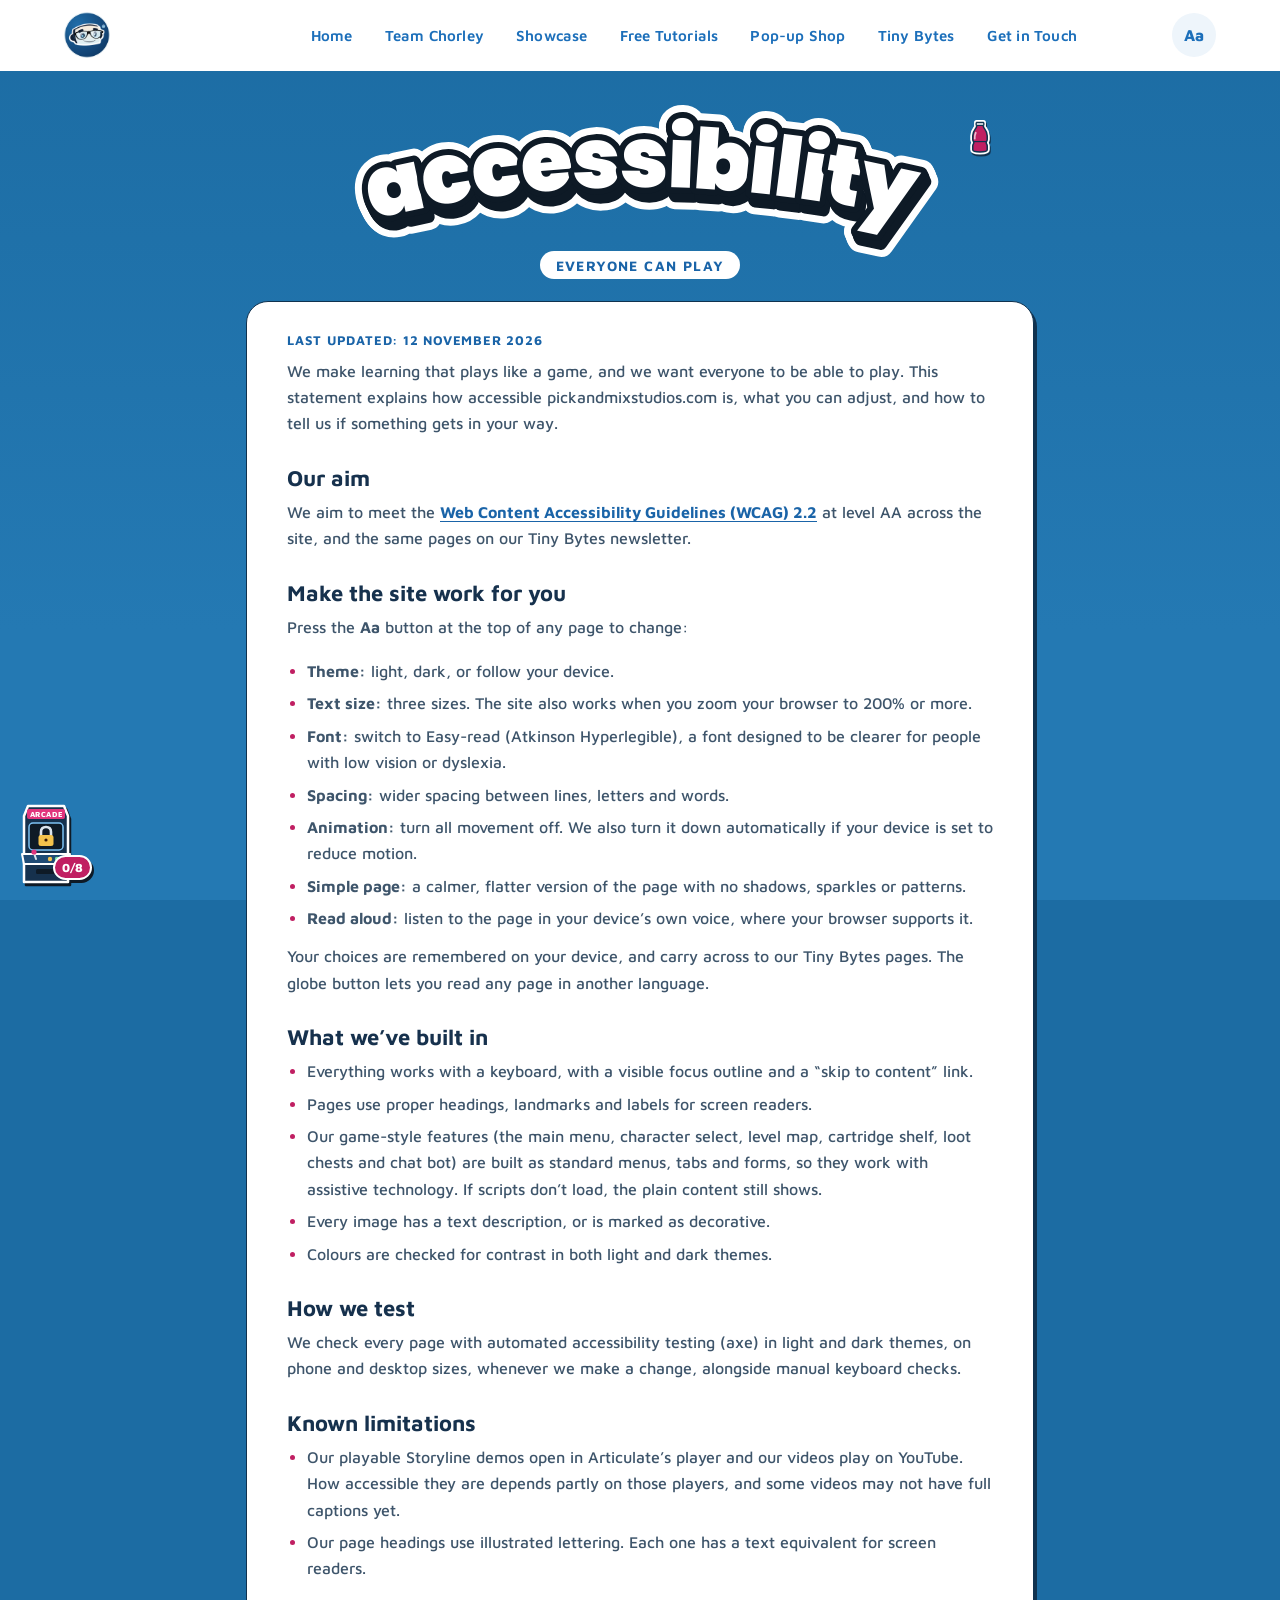
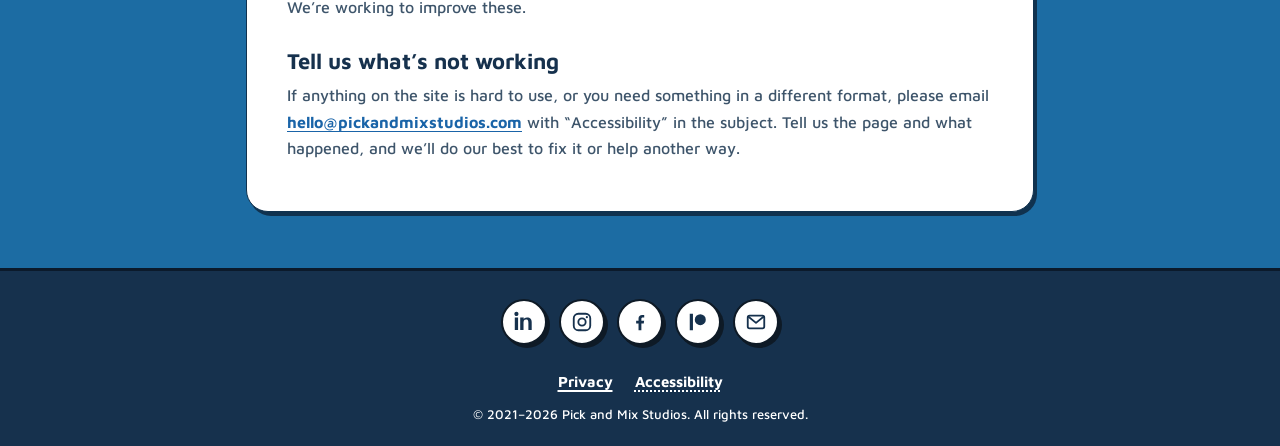
<file: accessibility.html>
<!DOCTYPE html>
<html lang="en">
<head>
<meta charset="UTF-8">
<meta name="viewport" content="width=device-width, initial-scale=1">
<title>Accessibility | Pick and Mix Studios</title>
<meta name="description" content="How accessible pickandmixstudios.com is, the reading options you can change, known limitations and how to report a problem.">
<link rel="canonical" href="https://pickandmixstudios.com/accessibility.html">
<meta property="og:type" content="website">
<meta property="og:title" content="Accessibility | Pick and Mix Studios">
<meta property="og:description" content="How accessible pickandmixstudios.com is, the reading options you can change, known limitations and how to report a problem.">
<meta property="og:image" content="https://pickandmixstudios.com/assets/img/share-banner.jpg">
<meta property="og:image:width" content="1200">
<meta property="og:image:height" content="630">
<meta property="og:image:alt" content="Pick and Mix Studios: learning that plays like a game">
<meta property="og:url" content="https://pickandmixstudios.com/accessibility.html">
<meta name="twitter:card" content="summary_large_image">
<meta name="twitter:title" content="Accessibility | Pick and Mix Studios">
<meta name="twitter:description" content="How accessible pickandmixstudios.com is, the reading options you can change, known limitations and how to report a problem.">
<meta name="twitter:image" content="https://pickandmixstudios.com/assets/img/share-banner.jpg">
<link rel="icon" href="assets/img/robot-favicon.png?v=3" type="image/png">
<link rel="stylesheet" href="assets/site.css?v=2026111223">
<script>document.documentElement.classList.add("js-menu");try{var t=localStorage.getItem("bs-theme"),s=localStorage.getItem("bs-size");if(t&&t!=="auto")document.documentElement.dataset.theme=t;if(s&&s!=="0")document.documentElement.classList.add("size-"+s);[["bs-font","easy","font-easy"],["bs-space","wide","space-wide"],["bs-motion","off","motion-off"],["bs-simple","on","simple"]].forEach(function(p){if(localStorage.getItem(p[0])===p[1])document.documentElement.classList.add(p[2])})}catch(e){}</script>
<script type="application/ld+json">{"@context":"https://schema.org","@type":"WebPage","name":"Accessibility | Pick and Mix Studios","description":"How accessible pickandmixstudios.com is, the reading options you can change, known limitations and how to report a problem.","url":"https://pickandmixstudios.com/accessibility.html","isPartOf":{"@id":"https://pickandmixstudios.com/#site"},"publisher":{"@id":"https://pickandmixstudios.com/#org"},"dateModified":"2026-11-12"}</script>
</head>
<body>

<a class="tc-skip-link" href="#main-content">Skip to main content</a>

<header class="tc-header-wrap">
  <div class="tc-header">
    <a href="index.html" class="tc-logo">
      <img src="assets/img/robot-logo.webp?v=3" alt="Pick and Mix Studios home" width="512" height="512">
    </a>

    <button type="button" class="tc-menu-btn" id="tcMenuBtn" aria-expanded="false" aria-controls="tcNav">
      <svg viewBox="0 0 24 24" width="22" height="22" aria-hidden="true" fill="none" stroke="currentColor" stroke-width="2.2" stroke-linecap="round"><path d="M4 7h16M4 12h16M4 17h16"/></svg>
      <span>Menu</span>
    </button>

    <nav class="tc-nav" id="tcNav" aria-label="Main">
      <a href="index.html">Home</a>
      <a href="team-chorley.html">Team Chorley</a>
      <a href="showcase.html">Showcase</a>
      <a href="tutorials.html">Free Tutorials</a>
      <a href="popup-shop.html">Pop-up Shop</a>
      <a href="tinybytes/">Tiny Bytes</a>
      <a href="contact.html">Get in Touch</a>
    </nav>

    <div class="tc-tools" id="tcTools"></div>
  </div>
</header>
<main id="main-content">
<div class="tc-legal-wrap">
  <h1 class="tc-legal-h1 tc-sticker-h1"><span class="tc-sr">Accessibility</span><svg viewBox="0 36 631 138" aria-hidden="true" focusable="false" style="max-width:631px"><defs><path id="aca" d="M -40 172 Q 316 60 671 172"/><text id="act" font-size="84" font-weight="900" letter-spacing="-2" style="font-family: Poppins, 'Arial Black', system-ui, sans-serif"><textPath href="#aca" startOffset="50%" text-anchor="middle">accessibility</textPath></text></defs><use href="#act" class="tc-l-edge" x="0.00" y="0"/><use href="#act" class="tc-l-edge" x="0.45" y="1"/><use href="#act" class="tc-l-edge" x="0.90" y="2"/><use href="#act" class="tc-l-edge" x="1.35" y="3"/><use href="#act" class="tc-l-edge" x="1.80" y="4"/><use href="#act" class="tc-l-edge" x="2.25" y="5"/><use href="#act" class="tc-l-edge" x="2.70" y="6"/><use href="#act" class="tc-l-edge" x="3.15" y="7"/><use href="#act" class="tc-l-edge" x="3.60" y="8"/><use href="#act" class="tc-l-edge" x="4.05" y="9"/><use href="#act" class="tc-l-depth" x="0.45" y="1"/><use href="#act" class="tc-l-depth" x="0.90" y="2"/><use href="#act" class="tc-l-depth" x="1.35" y="3"/><use href="#act" class="tc-l-depth" x="1.80" y="4"/><use href="#act" class="tc-l-depth" x="2.25" y="5"/><use href="#act" class="tc-l-depth" x="2.70" y="6"/><use href="#act" class="tc-l-depth" x="3.15" y="7"/><use href="#act" class="tc-l-depth" x="3.60" y="8"/><use href="#act" class="tc-l-depth" x="4.05" y="9"/><use href="#act" class="tc-l-face"/></svg></h1>
  <p class="tc-cyp-pill">Everyone can play</p>
  <article class="tc-contact-card tc-legal">
    <p class="tc-legal-updated">Last updated: 12 November 2026</p>
    <p>We make learning that plays like a game, and we want everyone to be able to play. This statement explains how accessible pickandmixstudios.com is, what you can adjust, and how to tell us if something gets in your way.</p>

    <h2>Our aim</h2>
    <p>We aim to meet the <a href="https://www.w3.org/TR/WCAG22/" target="_blank" rel="noopener">Web Content Accessibility Guidelines (WCAG) 2.2<span class="tc-sr"> (opens in a new tab)</span></a> at level AA across the site, and the same pages on our Tiny Bytes newsletter.</p>

    <h2>Make the site work for you</h2>
    <p>Press the <strong>Aa</strong> button at the top of any page to change:</p>
    <ul>
      <li><strong>Theme:</strong> light, dark, or follow your device.</li>
      <li><strong>Text size:</strong> three sizes. The site also works when you zoom your browser to 200% or more.</li>
      <li><strong>Font:</strong> switch to Easy-read (Atkinson Hyperlegible), a font designed to be clearer for people with low vision or dyslexia.</li>
      <li><strong>Spacing:</strong> wider spacing between lines, letters and words.</li>
      <li><strong>Animation:</strong> turn all movement off. We also turn it down automatically if your device is set to reduce motion.</li>
      <li><strong>Simple page:</strong> a calmer, flatter version of the page with no shadows, sparkles or patterns.</li>
      <li><strong>Read aloud:</strong> listen to the page in your device&rsquo;s own voice, where your browser supports it.</li>
    </ul>
    <p>Your choices are remembered on your device, and carry across to our Tiny Bytes pages. The globe button lets you read any page in another language.</p>

    <h2>What we&rsquo;ve built in</h2>
    <ul>
      <li>Everything works with a keyboard, with a visible focus outline and a &ldquo;skip to content&rdquo; link.</li>
      <li>Pages use proper headings, landmarks and labels for screen readers.</li>
      <li>Our game-style features (the main menu, character select, level map, cartridge shelf, loot chests and chat bot) are built as standard menus, tabs and forms, so they work with assistive technology. If scripts don&rsquo;t load, the plain content still shows.</li>
      <li>Every image has a text description, or is marked as decorative.</li>
      <li>Colours are checked for contrast in both light and dark themes.</li>
    </ul>

    <h2>How we test</h2>
    <p>We check every page with automated accessibility testing (axe) in light and dark themes, on phone and desktop sizes, whenever we make a change, alongside manual keyboard checks.</p>

    <h2>Known limitations</h2>
    <ul>
      <li>Our playable Storyline demos open in Articulate&rsquo;s player and our videos play on YouTube. How accessible they are depends partly on those players, and some videos may not have full captions yet.</li>
      <li>Our page headings use illustrated lettering. Each one has a text equivalent for screen readers.</li>
    </ul>
    <p>We&rsquo;re working to improve these.</p>

    <h2>Tell us what&rsquo;s not working</h2>
    <p>If anything on the site is hard to use, or you need something in a different format, please email <a href="contact.html" data-mailto="" data-subject="Accessibility"><span class="tc-mail">hello (at) pickandmixstudios.com</span></a> with &ldquo;Accessibility&rdquo; in the subject. Tell us the page and what happened, and we&rsquo;ll do our best to fix it or help another way.</p>
  </article>
</div>
</main>

<footer class="tc-footer">
  <div class="tc-footer-inner">
    <nav class="tc-footer-icons" aria-label="Pick and Mix Studios elsewhere">
      <a class="tc-icon-btn" href="https://www.linkedin.com/company/pick-and-mix-studios" target="_blank" rel="noopener" title="LinkedIn"><svg viewBox="0 0 24 24" aria-hidden="true" focusable="false"><path fill="currentColor" d="M4.98 3.5C4.98 4.88 3.87 6 2.5 6S0 4.88 0 3.5 1.12 1 2.5 1s2.48 1.12 2.48 2.5zM.5 8h4V23h-4V8zm7 0h3.83v2.05h.05c.53-1 1.84-2.05 3.79-2.05C19.5 8 21 10.13 21 13.72V23h-4v-8.29c0-1.98-.04-4.52-2.75-4.52-2.75 0-3.17 2.15-3.17 4.37V23h-4V8z" transform="translate(1.5 0) scale(0.9)"/></svg><span class="tc-sr">LinkedIn (opens in a new tab)</span></a>
      <a class="tc-icon-btn" href="https://www.instagram.com/pickandmixstudios/" target="_blank" rel="noopener" title="Instagram"><svg viewBox="0 0 24 24" aria-hidden="true" focusable="false"><g fill="none" stroke="currentColor" stroke-width="2"><rect x="3" y="3" width="18" height="18" rx="5"/><circle cx="12" cy="12" r="4"/></g><circle cx="17.3" cy="6.7" r="1.2" fill="currentColor"/></svg><span class="tc-sr">Instagram (opens in a new tab)</span></a>
      <a class="tc-icon-btn" href="https://www.facebook.com/pickandmixstudios" target="_blank" rel="noopener" title="Facebook"><svg viewBox="0 0 24 24" aria-hidden="true" focusable="false"><path fill="currentColor" d="M13.5 21v-7.5h2.6l.4-3h-3V8.6c0-.9.3-1.5 1.5-1.5h1.6V4.4c-.3 0-1.2-.1-2.3-.1-2.3 0-3.9 1.4-3.9 4v2.2H7.8v3h2.6V21h3.1z"/></svg><span class="tc-sr">Facebook (opens in a new tab)</span></a>
      <a class="tc-icon-btn" href="https://www.patreon.com/cw/pickandmixarcade" target="_blank" rel="noopener" title="Patreon"><svg viewBox="0 0 24 24" aria-hidden="true" focusable="false"><circle cx="14.5" cy="9.5" r="6" fill="currentColor"/><rect x="3" y="3" width="3.5" height="18" fill="currentColor"/></svg><span class="tc-sr">Patreon (opens in a new tab)</span></a>
      <a class="tc-icon-btn" title="Email us" href="contact.html" data-mailto=""><svg viewBox="0 0 24 24" aria-hidden="true" focusable="false"><g fill="none" stroke="currentColor" stroke-width="2" stroke-linejoin="round"><rect x="3" y="5" width="18" height="14" rx="2"/><path d="M3.5 6l8.5 7 8.5-7"/></g></svg><span class="tc-sr">Email us</span></a>
    </nav>
    <nav class="tc-footer-legal" aria-label="Site information"><a href="privacy.html">Privacy</a><a href="accessibility.html" aria-current="page">Accessibility</a></nav>
    <p>&copy; 2021&ndash;2026 Pick and Mix Studios. All rights reserved.</p>
  </div>
</footer>

<script src="assets/site.js?v=2026111223"></script>
</body>
</html>
</file>
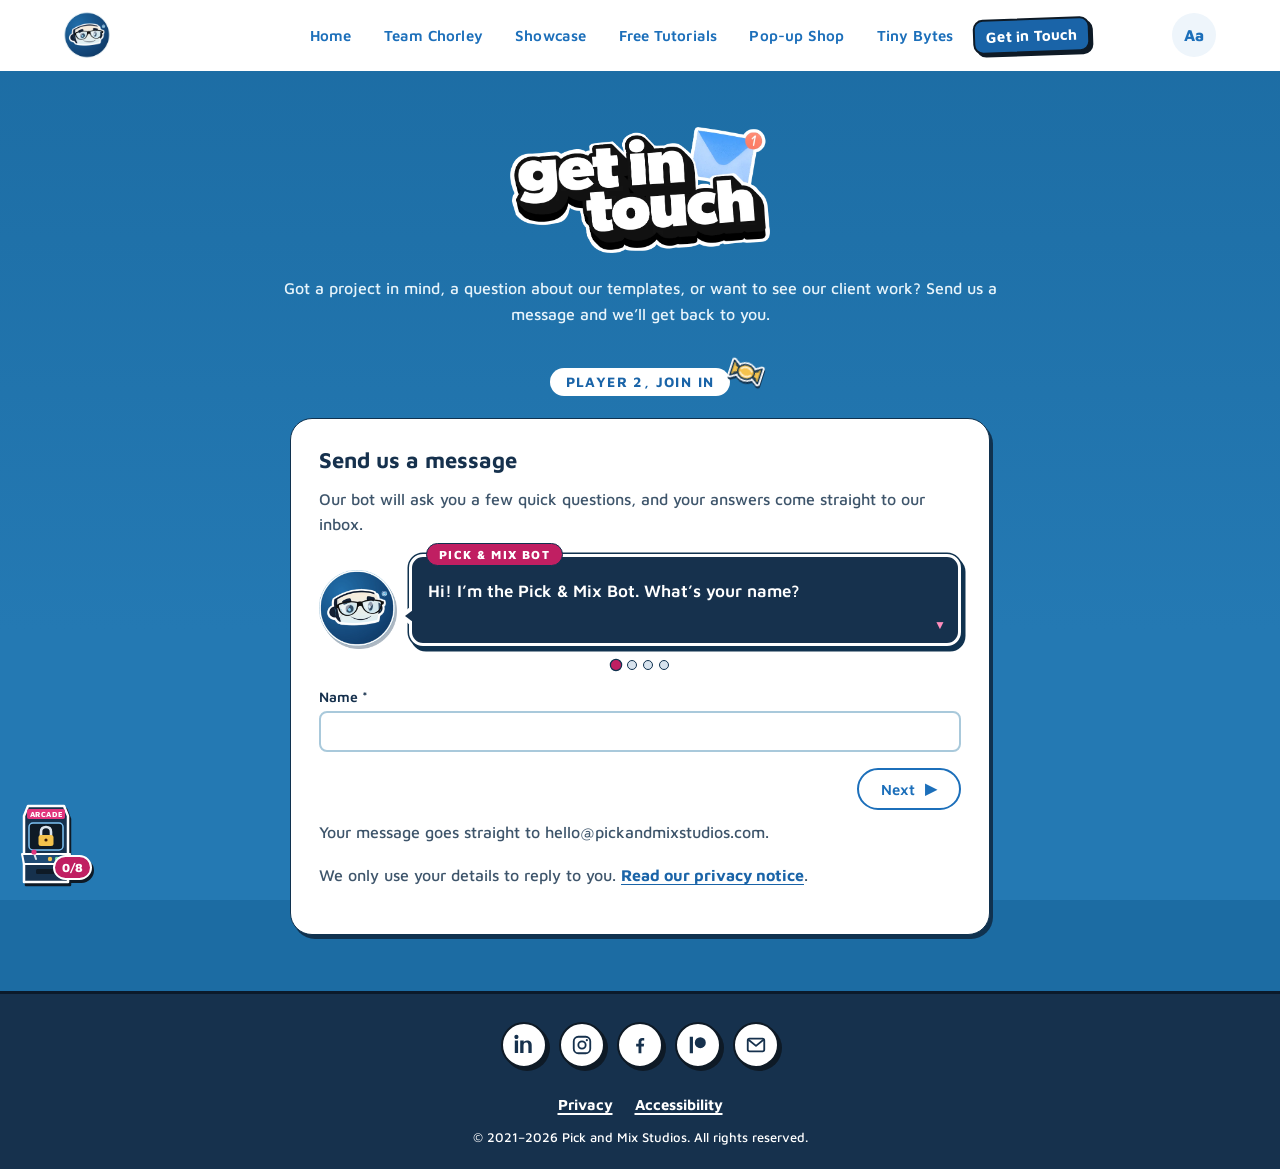
<file: contact.html>
<!DOCTYPE html>
<html lang="en">
<head>
<meta charset="UTF-8">
<meta name="viewport" content="width=device-width, initial-scale=1">
<title>Get in Touch | Pick and Mix Studios</title>
<meta name="description" content="Get in touch with Pick and Mix Studios — send Team Chorley a message, find them on LinkedIn, or check out free downloads on the Pick and Mix Arcade Patreon.">
<link rel="canonical" href="https://pickandmixstudios.com/contact.html">
<meta property="og:type" content="website">
<meta property="og:title" content="Get in Touch | Pick and Mix Studios">
<meta property="og:description" content="Get in touch with Pick and Mix Studios — send Team Chorley a message, find them on LinkedIn, or check out free downloads on the Pick and Mix Arcade Patreon.">
<meta property="og:image" content="https://pickandmixstudios.com/assets/img/share-banner.jpg">
<meta property="og:image:width" content="1200">
<meta property="og:image:height" content="630">
<meta property="og:image:alt" content="Pick and Mix Studios: learning that plays like a game">
<meta property="og:url" content="https://pickandmixstudios.com/contact.html">
<meta name="twitter:card" content="summary_large_image">
<meta name="twitter:title" content="Get in Touch | Pick and Mix Studios">
<meta name="twitter:description" content="Get in touch with Pick and Mix Studios — send Team Chorley a message, find them on LinkedIn, or check out free downloads on the Pick and Mix Arcade Patreon.">
<meta name="twitter:image" content="https://pickandmixstudios.com/assets/img/share-banner.jpg">
<link rel="icon" href="assets/img/robot-favicon.png?v=3" type="image/png">
<link rel="stylesheet" href="assets/site.css?v=2026111223">
<script>document.documentElement.classList.add("js-menu");try{var t=localStorage.getItem("bs-theme"),s=localStorage.getItem("bs-size");if(t&&t!=="auto")document.documentElement.dataset.theme=t;if(s&&s!=="0")document.documentElement.classList.add("size-"+s);[["bs-font","easy","font-easy"],["bs-space","wide","space-wide"],["bs-motion","off","motion-off"],["bs-simple","on","simple"]].forEach(function(p){if(localStorage.getItem(p[0])===p[1])document.documentElement.classList.add(p[2])})}catch(e){}</script>
<script type="application/ld+json">{"@context":"https://schema.org","@type":"ContactPage","name":"Get in Touch | Pick and Mix Studios","description":"Get in touch with Pick and Mix Studios — send Team Chorley a message, find them on LinkedIn, or check out free downloads on the Pick and Mix Arcade Patreon.","url":"https://pickandmixstudios.com/contact.html","isPartOf":{"@id":"https://pickandmixstudios.com/#site"},"publisher":{"@id":"https://pickandmixstudios.com/#org"}}</script>
</head>
<body>

<a class="tc-skip-link" href="#main-content">Skip to main content</a>

<header class="tc-header-wrap">
  <div class="tc-header">
    <a href="index.html" class="tc-logo">
      <img src="assets/img/robot-logo.webp?v=3" alt="Pick and Mix Studios home" width="512" height="512">
    </a>

    <button type="button" class="tc-menu-btn" id="tcMenuBtn" aria-expanded="false" aria-controls="tcNav">
      <svg viewBox="0 0 24 24" width="22" height="22" aria-hidden="true" fill="none" stroke="currentColor" stroke-width="2.2" stroke-linecap="round"><path d="M4 7h16M4 12h16M4 17h16"/></svg>
      <span>Menu</span>
    </button>

    <nav class="tc-nav" id="tcNav" aria-label="Main">
      <a href="index.html">Home</a>
      <a href="team-chorley.html">Team Chorley</a>
      <a href="showcase.html">Showcase</a>
      <a href="tutorials.html">Free Tutorials</a>
      <a href="popup-shop.html">Pop-up Shop</a>
      <a href="tinybytes/">Tiny Bytes</a>
      <a href="contact.html" aria-current="page">Get in Touch</a>
    </nav>

    <div class="tc-tools" id="tcTools"></div>
  </div>
</header>
<main id="main-content">
<div class="tc-contact-wrap">
  <h1 class="tc-page-heading">
    <img class="tc-page-heading-img--small" src="assets/img/site/get-in-touch.webp" alt="Get in Touch" width="843" height="410">
  </h1>
  <p class="tc-page-intro">Got a project in mind, a question about our templates, or want to see our client work? Send us a message and we&rsquo;ll get back to you.</p>
  <p class="tc-cyp-pill">Player 2, join in</p>
  <div class="tc-contact-grid">

    <!-- Contact form -->
    <section class="tc-contact-card" aria-labelledby="tcFormTitle">
      <h2 id="tcFormTitle">Send us a message</h2>
      <p>Fill in the form and it&rsquo;ll come straight to our inbox. Fields marked <span aria-hidden="true">*</span><span class="tc-sr">with an asterisk</span> are required.</p>

      <div class="tc-npc" id="tcNPC" hidden>
        <img class="tc-npc-bot" src="assets/img/robot-logo.webp?v=3" alt="" width="512" height="512">
        <div class="tc-npc-box">
          <span class="tc-npc-name" aria-hidden="true">Pick &amp; Mix Bot</span>
          <p class="tc-npc-say"><span class="tc-sr" id="tcNPCsr" aria-live="polite"></span><span id="tcNPCtype" aria-hidden="true"></span><span class="tc-npc-more" aria-hidden="true">&#9660;</span></p>
        </div>
        <div class="tc-npc-pips" aria-hidden="true"></div>
      </div>

      <form id="tcContactForm">
        <input type="hidden" name="access_key" value="65f027db-d92f-4a14-897a-4bc23ba48447">
        <input type="hidden" name="subject" value="Website enquiry from Pick and Mix Studios contact page">
        <input type="checkbox" name="botcheck" class="tc-sr" tabindex="-1" autocomplete="off" aria-hidden="true">
        <div class="tc-field">
          <label for="tcTopic">What&rsquo;s it about?</label>
          <select id="tcTopic" name="topic">
            <option value="general">A general question</option>
            <option value="project">Starting a project with us</option>
            <option value="client-work">Requesting access to our client work</option>
            <option value="shop">Templates and the Pop-up Shop</option>
            <option value="other">Something else</option>
          </select>
        </div>
        <p class="tc-access-note" id="tcAccessNote" hidden>Some of our client projects can&rsquo;t be shown publicly. Tell us who you are and what you&rsquo;re working on, and we&rsquo;ll share the pieces we&rsquo;re allowed to.</p>
        <div class="tc-field">
          <label for="tcName">Name <span aria-hidden="true">*</span></label>
          <input type="text" id="tcName" name="name" autocomplete="name" required>
        </div>
        <div class="tc-field">
          <label for="tcEmail">Email <span aria-hidden="true">*</span></label>
          <input type="email" id="tcEmail" name="email" autocomplete="email" required>
        </div>
        <div class="tc-field" id="tcOrgField" hidden>
          <label for="tcOrg">Organisation <span class="tc-optional">(optional)</span></label>
          <input type="text" id="tcOrg" name="organisation" autocomplete="organization">
        </div>
        <div class="tc-field">
          <label for="tcMessage">Message <span aria-hidden="true">*</span></label>
          <textarea id="tcMessage" name="message" rows="5" required></textarea>
        </div>
        <div class="tc-npc-nav" id="tcNPCNav" hidden>
          <button type="button" class="tc-btn tc-btn-ghost" id="tcNPCBack"><span aria-hidden="true">&#9664;</span> Back</button>
          <button type="button" class="tc-btn" id="tcNPCNext">Next <span aria-hidden="true">&#9654;</span></button>
          <button type="button" class="tc-btn" id="tcNPCAgain" hidden>Send another message</button>
        </div>
        <p class="tc-form-note" id="tcFormStatus" role="status" aria-live="polite">Your message goes straight to <span class="tc-mail">hello (at) pickandmixstudios.com</span>.</p>
        <p class="tc-form-privacy">We only use your details to reply to you. <a href="privacy.html">Read our privacy notice</a>.</p>
        <button type="submit" class="tc-btn" id="tcSubmitBtn">
          <span id="tcSubmitLabel">Send message</span>
          <svg viewBox="0 0 24 24" fill="none" stroke="currentColor" stroke-width="2" aria-hidden="true"><path d="M22 2 11 13"/><path d="M22 2 15 22l-4-9-9-4 20-7z"/></svg>
        </button>
      </form>
    </section>

  </div>
</div>
</main>

<footer class="tc-footer">
  <div class="tc-footer-inner">
    <nav class="tc-footer-icons" aria-label="Pick and Mix Studios elsewhere">
      <a class="tc-icon-btn" href="https://www.linkedin.com/company/pick-and-mix-studios" target="_blank" rel="noopener" title="LinkedIn"><svg viewBox="0 0 24 24" aria-hidden="true" focusable="false"><path fill="currentColor" d="M4.98 3.5C4.98 4.88 3.87 6 2.5 6S0 4.88 0 3.5 1.12 1 2.5 1s2.48 1.12 2.48 2.5zM.5 8h4V23h-4V8zm7 0h3.83v2.05h.05c.53-1 1.84-2.05 3.79-2.05C19.5 8 21 10.13 21 13.72V23h-4v-8.29c0-1.98-.04-4.52-2.75-4.52-2.75 0-3.17 2.15-3.17 4.37V23h-4V8z" transform="translate(1.5 0) scale(0.9)"/></svg><span class="tc-sr">LinkedIn (opens in a new tab)</span></a>
      <a class="tc-icon-btn" href="https://www.instagram.com/pickandmixstudios/" target="_blank" rel="noopener" title="Instagram"><svg viewBox="0 0 24 24" aria-hidden="true" focusable="false"><g fill="none" stroke="currentColor" stroke-width="2"><rect x="3" y="3" width="18" height="18" rx="5"/><circle cx="12" cy="12" r="4"/></g><circle cx="17.3" cy="6.7" r="1.2" fill="currentColor"/></svg><span class="tc-sr">Instagram (opens in a new tab)</span></a>
      <a class="tc-icon-btn" href="https://www.facebook.com/pickandmixstudios" target="_blank" rel="noopener" title="Facebook"><svg viewBox="0 0 24 24" aria-hidden="true" focusable="false"><path fill="currentColor" d="M13.5 21v-7.5h2.6l.4-3h-3V8.6c0-.9.3-1.5 1.5-1.5h1.6V4.4c-.3 0-1.2-.1-2.3-.1-2.3 0-3.9 1.4-3.9 4v2.2H7.8v3h2.6V21h3.1z"/></svg><span class="tc-sr">Facebook (opens in a new tab)</span></a>
      <a class="tc-icon-btn" href="https://www.patreon.com/cw/pickandmixarcade" target="_blank" rel="noopener" title="Patreon"><svg viewBox="0 0 24 24" aria-hidden="true" focusable="false"><circle cx="14.5" cy="9.5" r="6" fill="currentColor"/><rect x="3" y="3" width="3.5" height="18" fill="currentColor"/></svg><span class="tc-sr">Patreon (opens in a new tab)</span></a>
      <a class="tc-icon-btn" title="Email us" href="contact.html" data-mailto=""><svg viewBox="0 0 24 24" aria-hidden="true" focusable="false"><g fill="none" stroke="currentColor" stroke-width="2" stroke-linejoin="round"><rect x="3" y="5" width="18" height="14" rx="2"/><path d="M3.5 6l8.5 7 8.5-7"/></g></svg><span class="tc-sr">Email us</span></a>
    </nav>
    <nav class="tc-footer-legal" aria-label="Site information"><a href="privacy.html">Privacy</a><a href="accessibility.html">Accessibility</a></nav>
    <p>&copy; 2021&ndash;2026 Pick and Mix Studios. All rights reserved.</p>
  </div>
</footer>

<script src="assets/site.js?v=2026111223"></script>
</body>
</html>
</file>
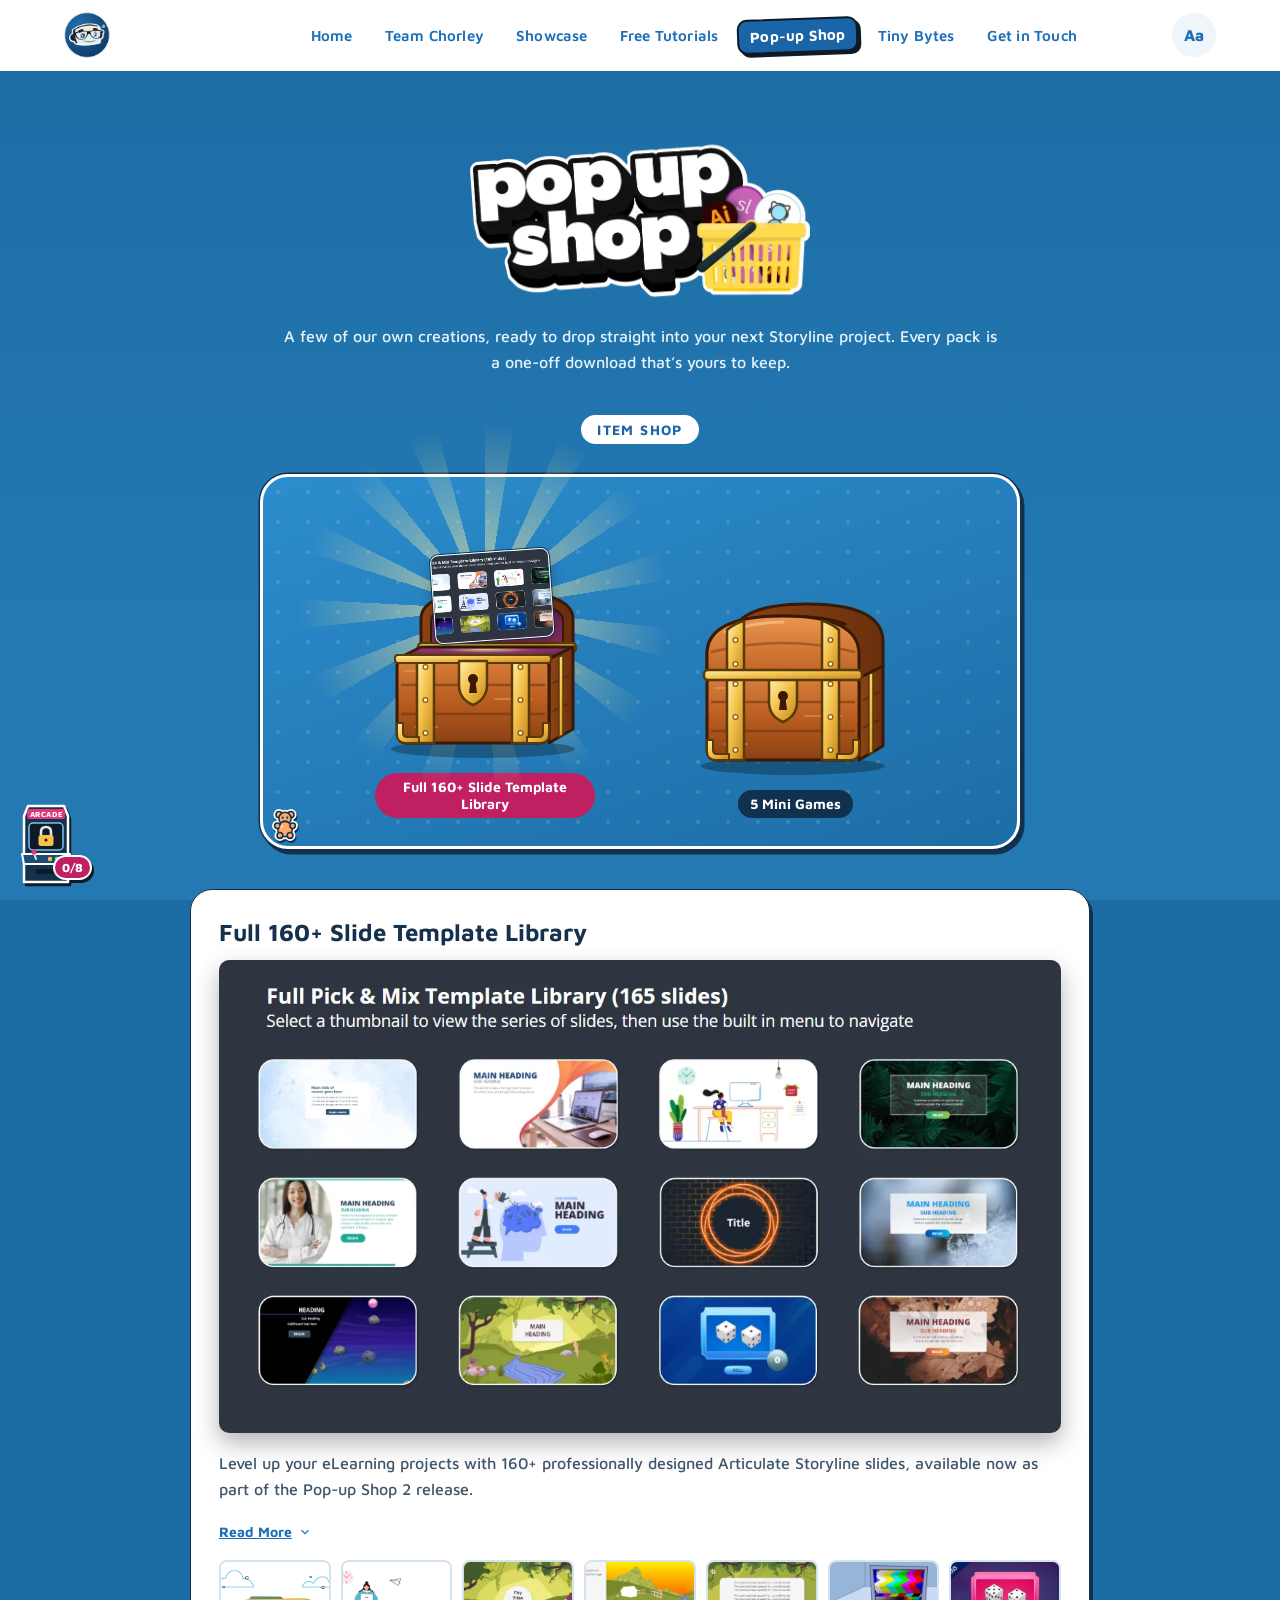
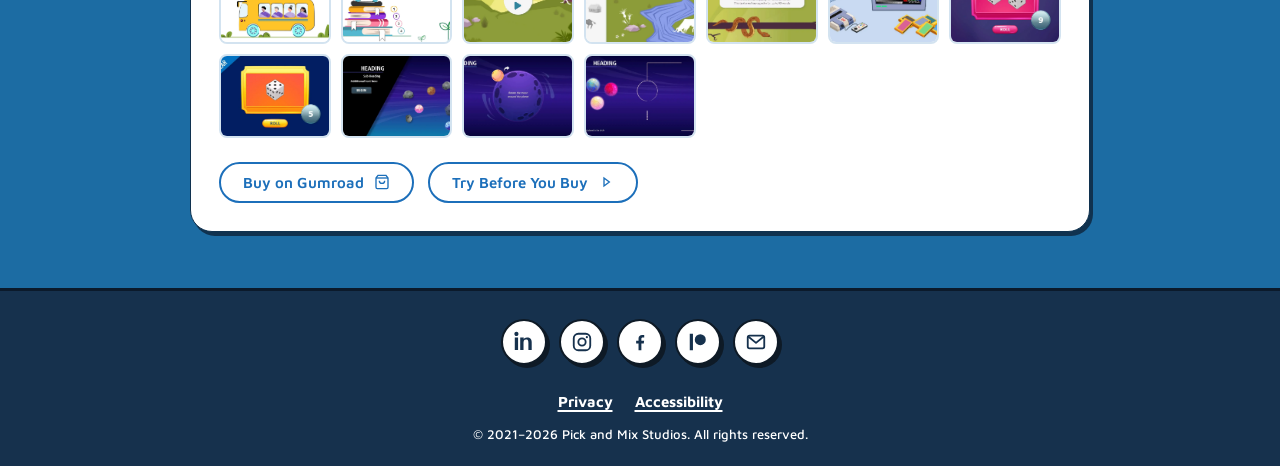
<file: popup-shop.html>
<!DOCTYPE html>
<html lang="en">
<head>
<meta charset="UTF-8">
<meta name="viewport" content="width=device-width, initial-scale=1">
<title>Pop-up Shop | Pick and Mix Studios</title>
<meta name="description" content="Browse Pick and Mix Studios' Pop up Shop — a 160-slide Storyline template library and a pack of 5 ready-to-use mini games, available now on Gumroad.">
<link rel="canonical" href="https://pickandmixstudios.com/popup-shop.html">
<meta property="og:type" content="website">
<meta property="og:title" content="Pop-up Shop | Pick and Mix Studios">
<meta property="og:description" content="Browse Pick and Mix Studios' Pop up Shop — a 160-slide Storyline template library and a pack of 5 ready-to-use mini games, available now on Gumroad.">
<meta property="og:image" content="https://pickandmixstudios.com/assets/img/share-banner.jpg">
<meta property="og:image:width" content="1200">
<meta property="og:image:height" content="630">
<meta property="og:image:alt" content="Pick and Mix Studios: learning that plays like a game">
<meta property="og:url" content="https://pickandmixstudios.com/popup-shop.html">
<meta name="twitter:card" content="summary_large_image">
<meta name="twitter:title" content="Pop-up Shop | Pick and Mix Studios">
<meta name="twitter:description" content="Browse Pick and Mix Studios' Pop up Shop — a 160-slide Storyline template library and a pack of 5 ready-to-use mini games, available now on Gumroad.">
<meta name="twitter:image" content="https://pickandmixstudios.com/assets/img/share-banner.jpg">
<link rel="icon" href="assets/img/robot-favicon.png?v=3" type="image/png">
<link rel="stylesheet" href="assets/site.css?v=2026111223">
<script>document.documentElement.classList.add("js-menu");try{var t=localStorage.getItem("bs-theme"),s=localStorage.getItem("bs-size");if(t&&t!=="auto")document.documentElement.dataset.theme=t;if(s&&s!=="0")document.documentElement.classList.add("size-"+s);[["bs-font","easy","font-easy"],["bs-space","wide","space-wide"],["bs-motion","off","motion-off"],["bs-simple","on","simple"]].forEach(function(p){if(localStorage.getItem(p[0])===p[1])document.documentElement.classList.add(p[2])})}catch(e){}</script>
<script type="application/ld+json">{"@context":"https://schema.org","@type":"CollectionPage","name":"Pop-up Shop | Pick and Mix Studios","description":"Browse Pick and Mix Studios' Pop up Shop — a 160-slide Storyline template library and a pack of 5 ready-to-use mini games, available now on Gumroad.","url":"https://pickandmixstudios.com/popup-shop.html","isPartOf":{"@id":"https://pickandmixstudios.com/#site"},"publisher":{"@id":"https://pickandmixstudios.com/#org"}}</script>
</head>
<body>

<a class="tc-skip-link" href="#main-content">Skip to main content</a>

<header class="tc-header-wrap">
  <div class="tc-header">
    <a href="index.html" class="tc-logo">
      <img src="assets/img/robot-logo.webp?v=3" alt="Pick and Mix Studios home" width="512" height="512">
    </a>

    <button type="button" class="tc-menu-btn" id="tcMenuBtn" aria-expanded="false" aria-controls="tcNav">
      <svg viewBox="0 0 24 24" width="22" height="22" aria-hidden="true" fill="none" stroke="currentColor" stroke-width="2.2" stroke-linecap="round"><path d="M4 7h16M4 12h16M4 17h16"/></svg>
      <span>Menu</span>
    </button>

    <nav class="tc-nav" id="tcNav" aria-label="Main">
      <a href="index.html">Home</a>
      <a href="team-chorley.html">Team Chorley</a>
      <a href="showcase.html">Showcase</a>
      <a href="tutorials.html">Free Tutorials</a>
      <a href="popup-shop.html" aria-current="page">Pop-up Shop</a>
      <a href="tinybytes/">Tiny Bytes</a>
      <a href="contact.html">Get in Touch</a>
    </nav>

    <div class="tc-tools" id="tcTools"></div>
  </div>
</header>
<main id="main-content">
<div class="tc-shop-wrap">
  <h1 class="tc-page-heading">
    <img src="assets/img/site/pop-up-heading.webp" alt="Pop-up Shop" width="699" height="358">
  </h1>
  <p class="tc-page-intro">A few of our own creations, ready to drop straight into your next Storyline project. Every pack is a one-off download that’s yours to keep.</p>

  <p class="tc-cyp-pill">Item shop</p>
  <div class="tc-loot" id="tcLoot" hidden>
    <div class="tc-loot-row" role="tablist" aria-label="Open a chest"></div>
  </div>

  <div class="tc-shop-grid">

    <!-- Product 1: Full Template Library -->
    <div class="tc-product-card">
      <h2>Full 160+ Slide Template Library</h2>
      <div class="tc-product-main-image">
        <img src="assets/img/site/main-screen.webp" alt="Template library menu showing the slides as thumbnails" width="1156" height="650">
      </div>
      <p>Level up your eLearning projects with 160+ professionally designed Articulate Storyline slides, available now as part of the Pop-up Shop 2 release.</p>

      <button type="button" class="tc-readmore-btn" data-target="lib-readmore" aria-expanded="false" aria-controls="lib-readmore">
        <span class="tc-readmore-label">Read More</span>
        <svg viewBox="0 0 24 24" fill="none" stroke="currentColor" stroke-width="2"><path d="M6 9l6 6 6-6"/></svg>
      </button>

      <div class="tc-readmore-content" id="lib-readmore">
        <p>This fully customisable slide collection is perfect for anyone looking to save time, boost creativity, and deliver polished, engaging learning experiences. Whether you're building quizzes, branching scenarios, interactions, or sleek navigation systems, this pack has everything you need &ndash; ready to drop straight into your projects.</p>

        <h3>What's included:</h3>
        <ul>
          <li>160+ unique Articulate Storyline slide templates</li>
          <li>Interactive layouts: quizzes, scenarios, timelines, sliders, tabs &amp; more</li>
          <li>Clean, modern designs that are fully editable</li>
          <li>Organised and labelled for easy navigation</li>
          <li>Instant digital download &ndash; yours to keep forever</li>
        </ul>

        <h3>Why you'll love it:</h3>
        <ul>
          <li>Save countless hours on design and development</li>
          <li>Consistent, professional slide designs</li>
          <li>Compatible with Articulate Storyline 360</li>
          <li>Perfect for freelancers, in-house teams, and agencies</li>
        </ul>
      </div>

      <div class="tc-product-gallery" role="group" aria-label="Sample screens">
          <img src="assets/img/site/edu1-2.webp" alt="Sample slide: school theme with a cartoon bus" width="1483" height="832" loading="lazy">
          <img src="assets/img/site/edu1-3.webp" alt="Sample slide: school theme with a stack of books" width="1473" height="828" loading="lazy">
          <img src="assets/img/site/wil1-6-1.webp" alt="Sample slide: jungle theme" width="1333" height="748" loading="lazy">
          <img src="assets/img/site/wil1-4-2.webp" alt="Sample slide: outdoor landscape theme" width="1329" height="746" loading="lazy">
          <img src="assets/img/site/wil1-5-1.webp" alt="Sample slide: jungle theme with a text panel" width="1332" height="748" loading="lazy">
          <img src="assets/img/site/gam1-1.webp" alt="Sample slide: retro computer game theme" width="1485" height="830" loading="lazy">
          <img src="assets/img/site/gam1-3.webp" alt="Sample slide: pink dice game" width="1487" height="833" loading="lazy">
          <img src="assets/img/site/gam1-4.webp" alt="Sample slide: orange dice game" width="1487" height="837" loading="lazy">
          <img src="assets/img/site/spa1-1.webp" alt="Sample slide: space theme" width="1473" height="826" loading="lazy">
          <img src="assets/img/site/spa-7.webp" alt="Sample slide: space theme with a planet" width="1474" height="827" loading="lazy">
          <img src="assets/img/site/spa-8.webp" alt="Sample slide: space theme with planets" width="1473" height="827" loading="lazy">
      </div>
      <div class="tc-btn-group">
        <a class="tc-btn" href="https://pickandmixstudios.gumroad.com/l/bofqb" target="_blank" rel="noopener">
          Buy on Gumroad
          <svg viewBox="0 0 24 24" fill="none" stroke="currentColor" stroke-width="2"><path d="M6 2 3 6v14a2 2 0 0 0 2 2h14a2 2 0 0 0 2-2V6l-3-4Z"/><path d="M3 6h18"/><path d="M16 10a4 4 0 0 1-8 0"/></svg>
        <span class="tc-sr"> (opens in a new tab)</span></a>
        <a class="tc-btn" href="https://articulateusercontent.com/review/items/DShEC0_qlb2-l-xu/story.html" target="_blank" rel="noopener">
          Try Before You Buy
          <svg viewBox="0 0 24 24" fill="none" stroke="currentColor" stroke-width="2"><path d="M9 6l8 6-8 6V6z"/></svg>
        <span class="tc-sr"> (opens in a new tab)</span></a>
      </div>
    </div>

    <!-- Product 2: 5 Mini Games -->
    <div class="tc-product-card">
      <h2>5 Mini Games</h2>
      <div class="tc-product-main-image">
        <img src="assets/img/site/pop-up-item-1.webp" alt="5 Mini Games pack" width="1641" height="1107" loading="lazy">
      </div>
      <p>Five interactive mini-games for Articulate Storyline, ready to download, customise and drop straight into your courses.</p>

      <button type="button" class="tc-readmore-btn" data-target="games-readmore" aria-expanded="false" aria-controls="games-readmore">
        <span class="tc-readmore-label">Read More</span>
        <svg viewBox="0 0 24 24" fill="none" stroke="currentColor" stroke-width="2"><path d="M6 9l6 6 6-6"/></svg>
      </button>

      <div class="tc-readmore-content" id="games-readmore">
        <p>These games are fully customisable and come with step-by-step editing guides to help you tailor them to your content.</p>

        <h3>Included Games:</h3>
        <ul>
          <li><strong>Tic-Tac-Toe</strong> &ndash; Classic two-player challenge</li>
          <li><strong>Rock Paper Scissors</strong> &ndash; A fun, luck-based game</li>
          <li><strong>Mini Pairs</strong> &ndash; A memory-matching game</li>
          <li><strong>Sliding Tiles</strong> &ndash; Rearrange to reveal an image</li>
          <li><strong>Random Spinner</strong> &ndash; Great for decision-making or quizzes</li>
        </ul>

        <h3>Key Features:</h3>
        <ul>
          <li>Fully editable in Articulate Storyline and Adobe Illustrator</li>
          <li>Comes with easy-to-follow editing guides</li>
          <li>Instant digital download</li>
        </ul>

        <h3>What's included in this pack?</h3>
        <ul>
          <li>5 individual Articulate Storyline files (one file per game)</li>
          <li>5 individual editing guides (specific to each game)</li>
          <li>Assets organised into folders used to create each game</li>
          <li>Adobe Illustrator source files so you can customise pieces within each build</li>
          <li>A secret code that unlocks exclusive rewards</li>
        </ul>

        <p>Boost learner engagement and make your courses more dynamic with these ready-to-use mini-games!</p>
        <p class="tc-product-note">Please note: The standard edition does not contain sound effects or additional animations, but these extras are available in the deluxe version.</p>
      </div>

      <div class="tc-product-gallery" role="group" aria-label="Sample screens">
          <img src="assets/img/site/included.webp" alt="List of what is included in the mini games pack" width="1642" height="1106" loading="lazy">
          <img src="assets/img/site/tic-tac-toe.webp" alt="Tic-Tac-Toe game screen" width="1437" height="809" loading="lazy">
          <img src="assets/img/site/slider.webp" alt="Sliding Tiles game screen" width="1440" height="810" loading="lazy">
          <img src="assets/img/site/spinner.webp" alt="Random Spinner game screen" width="1441" height="808" loading="lazy">
          <img src="assets/img/site/pairs.webp" alt="Mini Pairs game screen" width="1439" height="810" loading="lazy">
          <img src="assets/img/site/rock-paper-scissors.webp" alt="Rock Paper Scissors game screen" width="1440" height="809" loading="lazy">
          <img src="assets/img/site/asset-14.webp" alt="Page from one of the step-by-step editing guides" width="1210" height="923" loading="lazy">
      </div>
      <div class="tc-btn-group">
        <a class="tc-btn" href="https://pickandmixstudios.gumroad.com/l/wukzb" target="_blank" rel="noopener">
          Buy on Gumroad
          <svg viewBox="0 0 24 24" fill="none" stroke="currentColor" stroke-width="2"><path d="M6 2 3 6v14a2 2 0 0 0 2 2h14a2 2 0 0 0 2-2V6l-3-4Z"/><path d="M3 6h18"/><path d="M16 10a4 4 0 0 1-8 0"/></svg>
        <span class="tc-sr"> (opens in a new tab)</span></a>
        <a class="tc-btn" href="https://articulateusercontent.com/review/items/kVbky5bO8FTIk0qZ/story.html" target="_blank" rel="noopener">
          Try Tic-Tac-Toe
          <svg viewBox="0 0 24 24" fill="none" stroke="currentColor" stroke-width="2"><path d="M9 6l8 6-8 6V6z"/></svg>
        <span class="tc-sr"> (opens in a new tab)</span></a>
        <a class="tc-btn" href="https://articulateusercontent.com/review/items/KvDsyxRTIj-Rumf6/story.html" target="_blank" rel="noopener">
          Try Rock Paper Scissors
          <svg viewBox="0 0 24 24" fill="none" stroke="currentColor" stroke-width="2"><path d="M9 6l8 6-8 6V6z"/></svg>
        <span class="tc-sr"> (opens in a new tab)</span></a>
        <a class="tc-btn" href="https://articulateusercontent.com/review/items/U04GRFYK8b0fG1Xz/story.html" target="_blank" rel="noopener">
          Try Mini Pairs
          <svg viewBox="0 0 24 24" fill="none" stroke="currentColor" stroke-width="2"><path d="M9 6l8 6-8 6V6z"/></svg>
        <span class="tc-sr"> (opens in a new tab)</span></a>
        <a class="tc-btn" href="https://articulateusercontent.com/review/items/Uig43E04NkYoz6P0/story.html" target="_blank" rel="noopener">
          Try Sliding Tiles
          <svg viewBox="0 0 24 24" fill="none" stroke="currentColor" stroke-width="2"><path d="M9 6l8 6-8 6V6z"/></svg>
        <span class="tc-sr"> (opens in a new tab)</span></a>
        <a class="tc-btn" href="https://articulateusercontent.com/review/items/tHh-hI1tVbutvNDn/story.html" target="_blank" rel="noopener">
          Try Random Spinner
          <svg viewBox="0 0 24 24" fill="none" stroke="currentColor" stroke-width="2"><path d="M9 6l8 6-8 6V6z"/></svg>
        <span class="tc-sr"> (opens in a new tab)</span></a>
      </div>
    </div>

  </div>
</div>

</main>

<footer class="tc-footer">
  <div class="tc-footer-inner">
    <nav class="tc-footer-icons" aria-label="Pick and Mix Studios elsewhere">
      <a class="tc-icon-btn" href="https://www.linkedin.com/company/pick-and-mix-studios" target="_blank" rel="noopener" title="LinkedIn"><svg viewBox="0 0 24 24" aria-hidden="true" focusable="false"><path fill="currentColor" d="M4.98 3.5C4.98 4.88 3.87 6 2.5 6S0 4.88 0 3.5 1.12 1 2.5 1s2.48 1.12 2.48 2.5zM.5 8h4V23h-4V8zm7 0h3.83v2.05h.05c.53-1 1.84-2.05 3.79-2.05C19.5 8 21 10.13 21 13.72V23h-4v-8.29c0-1.98-.04-4.52-2.75-4.52-2.75 0-3.17 2.15-3.17 4.37V23h-4V8z" transform="translate(1.5 0) scale(0.9)"/></svg><span class="tc-sr">LinkedIn (opens in a new tab)</span></a>
      <a class="tc-icon-btn" href="https://www.instagram.com/pickandmixstudios/" target="_blank" rel="noopener" title="Instagram"><svg viewBox="0 0 24 24" aria-hidden="true" focusable="false"><g fill="none" stroke="currentColor" stroke-width="2"><rect x="3" y="3" width="18" height="18" rx="5"/><circle cx="12" cy="12" r="4"/></g><circle cx="17.3" cy="6.7" r="1.2" fill="currentColor"/></svg><span class="tc-sr">Instagram (opens in a new tab)</span></a>
      <a class="tc-icon-btn" href="https://www.facebook.com/pickandmixstudios" target="_blank" rel="noopener" title="Facebook"><svg viewBox="0 0 24 24" aria-hidden="true" focusable="false"><path fill="currentColor" d="M13.5 21v-7.5h2.6l.4-3h-3V8.6c0-.9.3-1.5 1.5-1.5h1.6V4.4c-.3 0-1.2-.1-2.3-.1-2.3 0-3.9 1.4-3.9 4v2.2H7.8v3h2.6V21h3.1z"/></svg><span class="tc-sr">Facebook (opens in a new tab)</span></a>
      <a class="tc-icon-btn" href="https://www.patreon.com/cw/pickandmixarcade" target="_blank" rel="noopener" title="Patreon"><svg viewBox="0 0 24 24" aria-hidden="true" focusable="false"><circle cx="14.5" cy="9.5" r="6" fill="currentColor"/><rect x="3" y="3" width="3.5" height="18" fill="currentColor"/></svg><span class="tc-sr">Patreon (opens in a new tab)</span></a>
      <a class="tc-icon-btn" title="Email us" href="contact.html" data-mailto=""><svg viewBox="0 0 24 24" aria-hidden="true" focusable="false"><g fill="none" stroke="currentColor" stroke-width="2" stroke-linejoin="round"><rect x="3" y="5" width="18" height="14" rx="2"/><path d="M3.5 6l8.5 7 8.5-7"/></g></svg><span class="tc-sr">Email us</span></a>
    </nav>
    <nav class="tc-footer-legal" aria-label="Site information"><a href="privacy.html">Privacy</a><a href="accessibility.html">Accessibility</a></nav>
    <p>&copy; 2021&ndash;2026 Pick and Mix Studios. All rights reserved.</p>
  </div>
</footer>

<script src="assets/site.js?v=2026111223"></script>
</body>
</html>
</file>
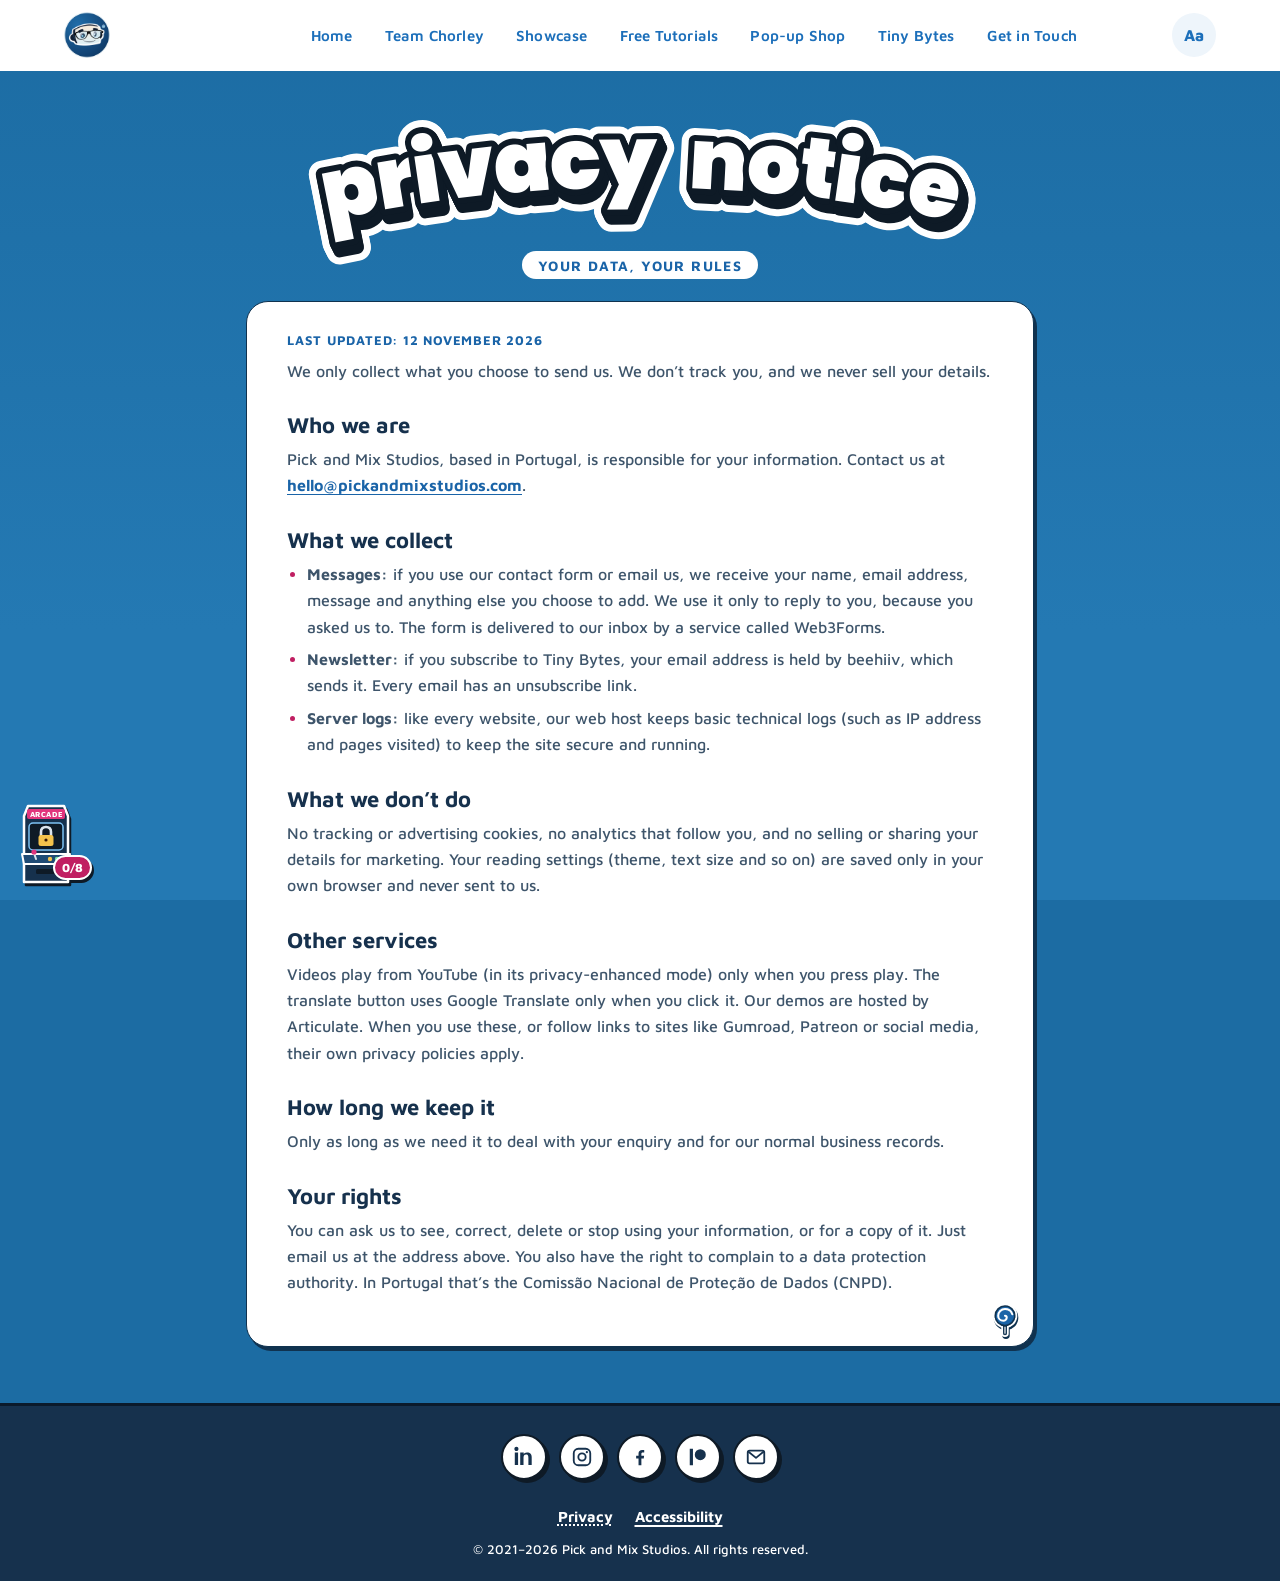
<file: privacy.html>
<!DOCTYPE html>
<html lang="en">
<head>
<meta charset="UTF-8">
<meta name="viewport" content="width=device-width, initial-scale=1">
<title>Privacy Notice | Pick and Mix Studios</title>
<meta name="description" content="How Pick and Mix Studios handles your information: what we collect through our contact form, what we never do, and your rights.">
<link rel="canonical" href="https://pickandmixstudios.com/privacy.html">
<meta property="og:type" content="website">
<meta property="og:title" content="Privacy Notice | Pick and Mix Studios">
<meta property="og:description" content="How Pick and Mix Studios handles your information: what we collect through our contact form, what we never do, and your rights.">
<meta property="og:image" content="https://pickandmixstudios.com/assets/img/share-banner.jpg">
<meta property="og:image:width" content="1200">
<meta property="og:image:height" content="630">
<meta property="og:image:alt" content="Pick and Mix Studios: learning that plays like a game">
<meta property="og:url" content="https://pickandmixstudios.com/privacy.html">
<meta name="twitter:card" content="summary_large_image">
<meta name="twitter:title" content="Privacy Notice | Pick and Mix Studios">
<meta name="twitter:description" content="How Pick and Mix Studios handles your information: what we collect through our contact form, what we never do, and your rights.">
<meta name="twitter:image" content="https://pickandmixstudios.com/assets/img/share-banner.jpg">
<link rel="icon" href="assets/img/robot-favicon.png?v=3" type="image/png">
<link rel="stylesheet" href="assets/site.css?v=2026111223">
<script>document.documentElement.classList.add("js-menu");try{var t=localStorage.getItem("bs-theme"),s=localStorage.getItem("bs-size");if(t&&t!=="auto")document.documentElement.dataset.theme=t;if(s&&s!=="0")document.documentElement.classList.add("size-"+s);[["bs-font","easy","font-easy"],["bs-space","wide","space-wide"],["bs-motion","off","motion-off"],["bs-simple","on","simple"]].forEach(function(p){if(localStorage.getItem(p[0])===p[1])document.documentElement.classList.add(p[2])})}catch(e){}</script>
<script type="application/ld+json">{"@context":"https://schema.org","@type":"WebPage","name":"Privacy Notice | Pick and Mix Studios","description":"How Pick and Mix Studios handles your information: what we collect through our contact form, what we never do, and your rights.","url":"https://pickandmixstudios.com/privacy.html","isPartOf":{"@id":"https://pickandmixstudios.com/#site"},"publisher":{"@id":"https://pickandmixstudios.com/#org"},"dateModified":"2026-11-12"}</script>
</head>
<body>

<a class="tc-skip-link" href="#main-content">Skip to main content</a>

<header class="tc-header-wrap">
  <div class="tc-header">
    <a href="index.html" class="tc-logo">
      <img src="assets/img/robot-logo.webp?v=3" alt="Pick and Mix Studios home" width="512" height="512">
    </a>

    <button type="button" class="tc-menu-btn" id="tcMenuBtn" aria-expanded="false" aria-controls="tcNav">
      <svg viewBox="0 0 24 24" width="22" height="22" aria-hidden="true" fill="none" stroke="currentColor" stroke-width="2.2" stroke-linecap="round"><path d="M4 7h16M4 12h16M4 17h16"/></svg>
      <span>Menu</span>
    </button>

    <nav class="tc-nav" id="tcNav" aria-label="Main">
      <a href="index.html">Home</a>
      <a href="team-chorley.html">Team Chorley</a>
      <a href="showcase.html">Showcase</a>
      <a href="tutorials.html">Free Tutorials</a>
      <a href="popup-shop.html">Pop-up Shop</a>
      <a href="tinybytes/">Tiny Bytes</a>
      <a href="contact.html">Get in Touch</a>
    </nav>

    <div class="tc-tools" id="tcTools"></div>
  </div>
</header>
<main id="main-content">
<div class="tc-legal-wrap">
  <h1 class="tc-legal-h1 tc-sticker-h1"><span class="tc-sr">Privacy notice</span><svg viewBox="0 36 722 138" aria-hidden="true" focusable="false" style="max-width:722px"><defs><path id="pva" d="M -40 172 Q 361 60 762 172"/><text id="pvt" font-size="84" font-weight="900" letter-spacing="-2" word-spacing="22" style="font-family: Poppins, 'Arial Black', system-ui, sans-serif"><textPath href="#pva" startOffset="50%" text-anchor="middle">privacy notice</textPath></text></defs><use href="#pvt" class="tc-l-edge" x="0.00" y="0"/><use href="#pvt" class="tc-l-edge" x="0.45" y="1"/><use href="#pvt" class="tc-l-edge" x="0.90" y="2"/><use href="#pvt" class="tc-l-edge" x="1.35" y="3"/><use href="#pvt" class="tc-l-edge" x="1.80" y="4"/><use href="#pvt" class="tc-l-edge" x="2.25" y="5"/><use href="#pvt" class="tc-l-edge" x="2.70" y="6"/><use href="#pvt" class="tc-l-edge" x="3.15" y="7"/><use href="#pvt" class="tc-l-edge" x="3.60" y="8"/><use href="#pvt" class="tc-l-edge" x="4.05" y="9"/><use href="#pvt" class="tc-l-depth" x="0.45" y="1"/><use href="#pvt" class="tc-l-depth" x="0.90" y="2"/><use href="#pvt" class="tc-l-depth" x="1.35" y="3"/><use href="#pvt" class="tc-l-depth" x="1.80" y="4"/><use href="#pvt" class="tc-l-depth" x="2.25" y="5"/><use href="#pvt" class="tc-l-depth" x="2.70" y="6"/><use href="#pvt" class="tc-l-depth" x="3.15" y="7"/><use href="#pvt" class="tc-l-depth" x="3.60" y="8"/><use href="#pvt" class="tc-l-depth" x="4.05" y="9"/><use href="#pvt" class="tc-l-face"/></svg></h1>
  <p class="tc-cyp-pill">Your data, your rules</p>
  <article class="tc-contact-card tc-legal">
    <p class="tc-legal-updated">Last updated: 12 November 2026</p>
    <p>We only collect what you choose to send us. We don&rsquo;t track you, and we never sell your details.</p>

    <h2>Who we are</h2>
    <p>Pick and Mix Studios, based in Portugal, is responsible for your information. Contact us at <a href="contact.html" data-mailto=""><span class="tc-mail">hello (at) pickandmixstudios.com</span></a>.</p>

    <h2>What we collect</h2>
    <ul>
      <li><strong>Messages:</strong> if you use our contact form or email us, we receive your name, email address, message and anything else you choose to add. We use it only to reply to you, because you asked us to. The form is delivered to our inbox by a service called Web3Forms.</li>
      <li><strong>Newsletter:</strong> if you subscribe to Tiny Bytes, your email address is held by beehiiv, which sends it. Every email has an unsubscribe link.</li>
      <li><strong>Server logs:</strong> like every website, our web host keeps basic technical logs (such as IP address and pages visited) to keep the site secure and running.</li>
    </ul>

    <h2>What we don&rsquo;t do</h2>
    <p>No tracking or advertising cookies, no analytics that follow you, and no selling or sharing your details for marketing. Your reading settings (theme, text size and so on) are saved only in your own browser and never sent to us.</p>

    <h2>Other services</h2>
    <p>Videos play from YouTube (in its privacy-enhanced mode) only when you press play. The translate button uses Google Translate only when you click it. Our demos are hosted by Articulate. When you use these, or follow links to sites like Gumroad, Patreon or social media, their own privacy policies apply.</p>

    <h2>How long we keep it</h2>
    <p>Only as long as we need it to deal with your enquiry and for our normal business records.</p>

    <h2>Your rights</h2>
    <p>You can ask us to see, correct, delete or stop using your information, or for a copy of it. Just email us at the address above. You also have the right to complain to a data protection authority. In Portugal that&rsquo;s the Comiss&atilde;o Nacional de Prote&ccedil;&atilde;o de Dados (CNPD).</p>
  </article>
</div>
</main>

<footer class="tc-footer">
  <div class="tc-footer-inner">
    <nav class="tc-footer-icons" aria-label="Pick and Mix Studios elsewhere">
      <a class="tc-icon-btn" href="https://www.linkedin.com/company/pick-and-mix-studios" target="_blank" rel="noopener" title="LinkedIn"><svg viewBox="0 0 24 24" aria-hidden="true" focusable="false"><path fill="currentColor" d="M4.98 3.5C4.98 4.88 3.87 6 2.5 6S0 4.88 0 3.5 1.12 1 2.5 1s2.48 1.12 2.48 2.5zM.5 8h4V23h-4V8zm7 0h3.83v2.05h.05c.53-1 1.84-2.05 3.79-2.05C19.5 8 21 10.13 21 13.72V23h-4v-8.29c0-1.98-.04-4.52-2.75-4.52-2.75 0-3.17 2.15-3.17 4.37V23h-4V8z" transform="translate(1.5 0) scale(0.9)"/></svg><span class="tc-sr">LinkedIn (opens in a new tab)</span></a>
      <a class="tc-icon-btn" href="https://www.instagram.com/pickandmixstudios/" target="_blank" rel="noopener" title="Instagram"><svg viewBox="0 0 24 24" aria-hidden="true" focusable="false"><g fill="none" stroke="currentColor" stroke-width="2"><rect x="3" y="3" width="18" height="18" rx="5"/><circle cx="12" cy="12" r="4"/></g><circle cx="17.3" cy="6.7" r="1.2" fill="currentColor"/></svg><span class="tc-sr">Instagram (opens in a new tab)</span></a>
      <a class="tc-icon-btn" href="https://www.facebook.com/pickandmixstudios" target="_blank" rel="noopener" title="Facebook"><svg viewBox="0 0 24 24" aria-hidden="true" focusable="false"><path fill="currentColor" d="M13.5 21v-7.5h2.6l.4-3h-3V8.6c0-.9.3-1.5 1.5-1.5h1.6V4.4c-.3 0-1.2-.1-2.3-.1-2.3 0-3.9 1.4-3.9 4v2.2H7.8v3h2.6V21h3.1z"/></svg><span class="tc-sr">Facebook (opens in a new tab)</span></a>
      <a class="tc-icon-btn" href="https://www.patreon.com/cw/pickandmixarcade" target="_blank" rel="noopener" title="Patreon"><svg viewBox="0 0 24 24" aria-hidden="true" focusable="false"><circle cx="14.5" cy="9.5" r="6" fill="currentColor"/><rect x="3" y="3" width="3.5" height="18" fill="currentColor"/></svg><span class="tc-sr">Patreon (opens in a new tab)</span></a>
      <a class="tc-icon-btn" title="Email us" href="contact.html" data-mailto=""><svg viewBox="0 0 24 24" aria-hidden="true" focusable="false"><g fill="none" stroke="currentColor" stroke-width="2" stroke-linejoin="round"><rect x="3" y="5" width="18" height="14" rx="2"/><path d="M3.5 6l8.5 7 8.5-7"/></g></svg><span class="tc-sr">Email us</span></a>
    </nav>
    <nav class="tc-footer-legal" aria-label="Site information"><a href="privacy.html" aria-current="page">Privacy</a><a href="accessibility.html">Accessibility</a></nav>
    <p>&copy; 2021&ndash;2026 Pick and Mix Studios. All rights reserved.</p>
  </div>
</footer>

<script src="assets/site.js?v=2026111223"></script>
</body>
</html>
</file>
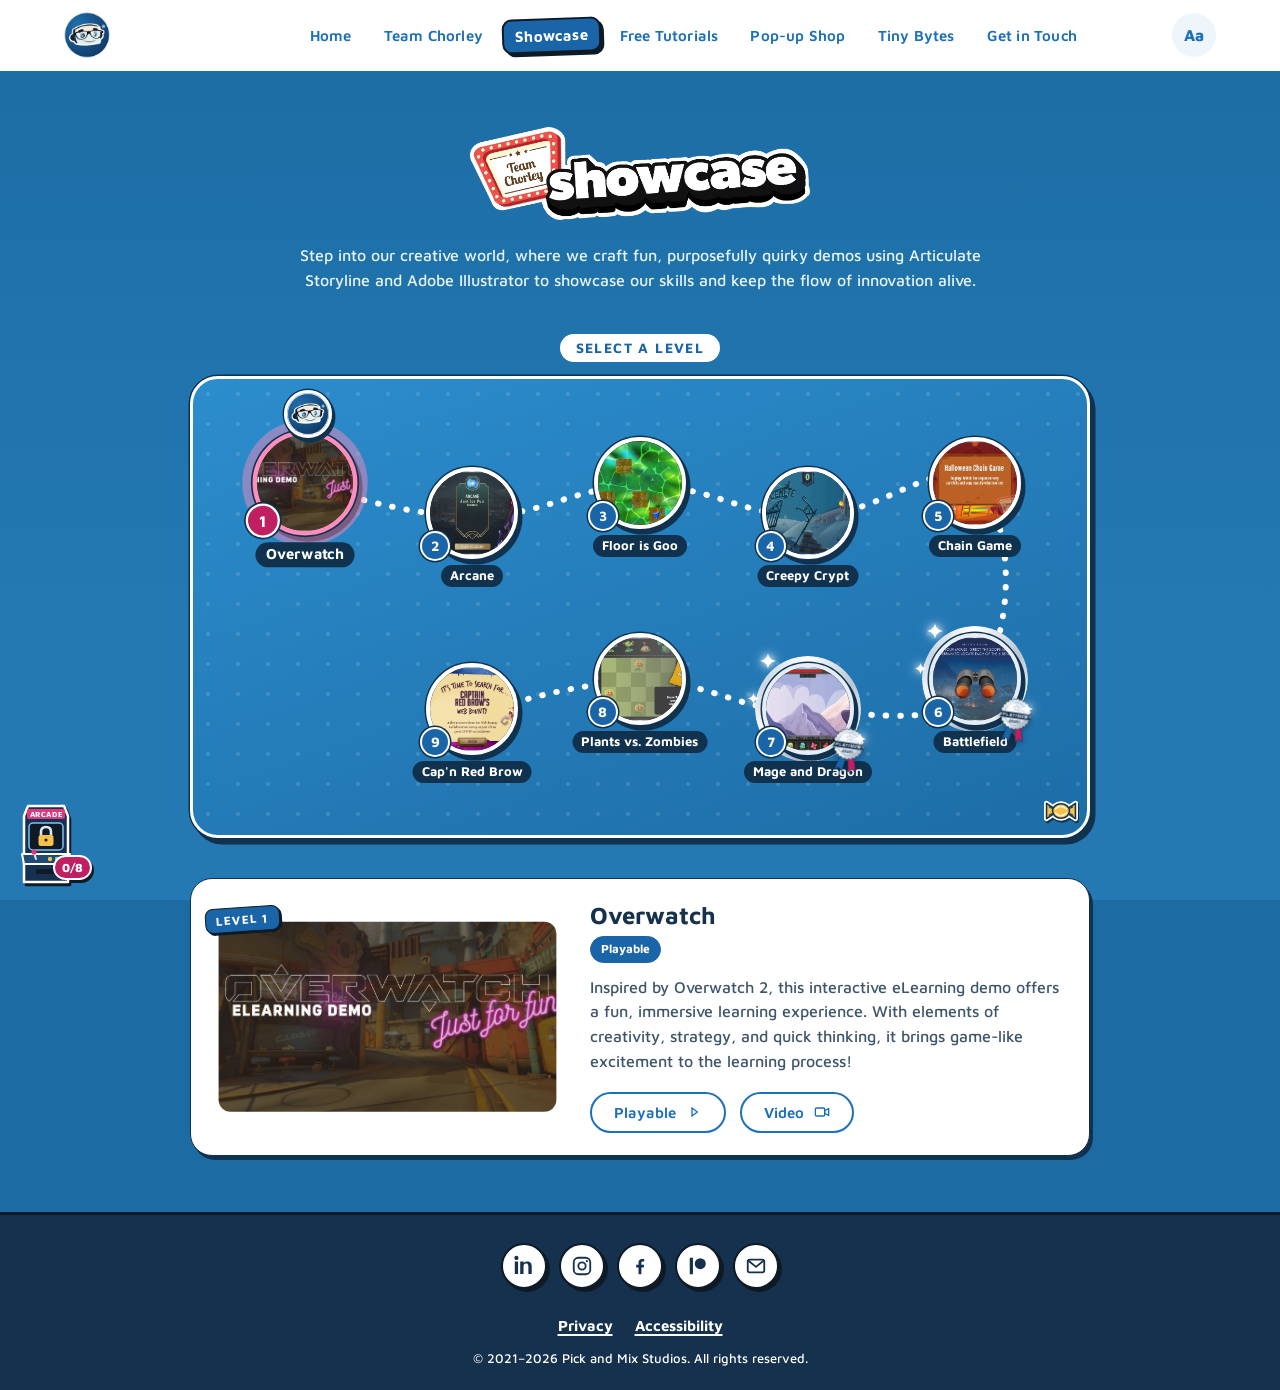
<file: showcase.html>
<!DOCTYPE html>
<html lang="en">
<head>
<meta charset="UTF-8">
<meta name="viewport" content="width=device-width, initial-scale=1">
<title>Showcase | Pick and Mix Studios</title>
<meta name="description" content="Explore Team Chorley's showcase of quirky, game-inspired Articulate Storyline demos — from Overwatch and Arcane to Battlefield and Mage and Dragon.">
<link rel="canonical" href="https://pickandmixstudios.com/showcase.html">
<meta property="og:type" content="website">
<meta property="og:title" content="Showcase | Pick and Mix Studios">
<meta property="og:description" content="Explore Team Chorley's showcase of quirky, game-inspired Articulate Storyline demos — from Overwatch and Arcane to Battlefield and Mage and Dragon.">
<meta property="og:image" content="https://pickandmixstudios.com/assets/img/share-banner.jpg">
<meta property="og:image:width" content="1200">
<meta property="og:image:height" content="630">
<meta property="og:image:alt" content="Pick and Mix Studios: learning that plays like a game">
<meta property="og:url" content="https://pickandmixstudios.com/showcase.html">
<meta name="twitter:card" content="summary_large_image">
<meta name="twitter:title" content="Showcase | Pick and Mix Studios">
<meta name="twitter:description" content="Explore Team Chorley's showcase of quirky, game-inspired Articulate Storyline demos — from Overwatch and Arcane to Battlefield and Mage and Dragon.">
<meta name="twitter:image" content="https://pickandmixstudios.com/assets/img/share-banner.jpg">
<link rel="icon" href="assets/img/robot-favicon.png?v=3" type="image/png">
<link rel="stylesheet" href="assets/site.css?v=2026111223">
<script>document.documentElement.classList.add("js-menu");try{var t=localStorage.getItem("bs-theme"),s=localStorage.getItem("bs-size");if(t&&t!=="auto")document.documentElement.dataset.theme=t;if(s&&s!=="0")document.documentElement.classList.add("size-"+s);[["bs-font","easy","font-easy"],["bs-space","wide","space-wide"],["bs-motion","off","motion-off"],["bs-simple","on","simple"]].forEach(function(p){if(localStorage.getItem(p[0])===p[1])document.documentElement.classList.add(p[2])})}catch(e){}</script>
<script type="application/ld+json">{"@context":"https://schema.org","@type":"CollectionPage","name":"Showcase | Pick and Mix Studios","description":"Explore Team Chorley's showcase of quirky, game-inspired Articulate Storyline demos — from Overwatch and Arcane to Battlefield and Mage and Dragon.","url":"https://pickandmixstudios.com/showcase.html","isPartOf":{"@id":"https://pickandmixstudios.com/#site"},"publisher":{"@id":"https://pickandmixstudios.com/#org"}}</script>
</head>
<body>

<a class="tc-skip-link" href="#main-content">Skip to main content</a>

<header class="tc-header-wrap">
  <div class="tc-header">
    <a href="index.html" class="tc-logo">
      <img src="assets/img/robot-logo.webp?v=3" alt="Pick and Mix Studios home" width="512" height="512">
    </a>

    <button type="button" class="tc-menu-btn" id="tcMenuBtn" aria-expanded="false" aria-controls="tcNav">
      <svg viewBox="0 0 24 24" width="22" height="22" aria-hidden="true" fill="none" stroke="currentColor" stroke-width="2.2" stroke-linecap="round"><path d="M4 7h16M4 12h16M4 17h16"/></svg>
      <span>Menu</span>
    </button>

    <nav class="tc-nav" id="tcNav" aria-label="Main">
      <a href="index.html">Home</a>
      <a href="team-chorley.html">Team Chorley</a>
      <a href="showcase.html" aria-current="page">Showcase</a>
      <a href="tutorials.html">Free Tutorials</a>
      <a href="popup-shop.html">Pop-up Shop</a>
      <a href="tinybytes/">Tiny Bytes</a>
      <a href="contact.html">Get in Touch</a>
    </nav>

    <div class="tc-tools" id="tcTools"></div>
  </div>
</header>
<main id="main-content">
<div class="tc-showcase-wrap">
  <h1 class="tc-page-heading">
    <img src="assets/img/site/showcase-header.webp" alt="Team Chorley Showcase" width="1289" height="351">
  </h1>
  <p class="tc-page-intro">Step into our creative world, where we craft fun, purposefully quirky demos using Articulate Storyline and Adobe Illustrator to showcase our skills and keep the flow of innovation alive.</p>
  <p class="tc-cyp-pill tc-level-pill">Select a level</p>
  <div class="tc-map" id="tcMap" hidden>
    <svg class="tc-map-path" aria-hidden="true" focusable="false"><path d=""/></svg>
    <div class="tc-map-nodes" role="tablist" aria-label="Select a level"></div>
  </div>


  <div class="tc-showcase-grid">

    <!-- Card 1: Overwatch -->
    <div class="tc-card" data-playable="true" data-award="false">
      <div class="tc-card-image overwatch">
        <span class="tc-level" aria-hidden="true">Level 1</span>
        <img src="assets/img/site/overwatch-thumb.webp" alt="Overwatch eLearning demo thumbnail" width="1680" height="883">
      </div>
      <div class="tc-card-content">
        <h2>Overwatch</h2>
        <p class="tc-status"><span class="tc-status-chip is-play">Playable</span></p>
        <p>Inspired by Overwatch 2, this interactive eLearning demo offers a fun, immersive learning experience. With elements of creativity, strategy, and quick thinking, it brings game-like excitement to the learning process!</p>
        <div class="tc-btn-group">
          <a class="tc-btn" href="https://articulateusercontent.com/review/items/ZaItWD3QSGtU6jU4/story.html" target="_blank" rel="noopener">
            Playable
            <svg viewBox="0 0 24 24" fill="none" stroke="currentColor" stroke-width="2"><path d="M9 6l8 6-8 6V6z"/></svg>
          <span class="tc-sr"> (opens in a new tab)</span></a>
          <button type="button" class="tc-btn tc-video-btn" data-video="https://www.youtube-nocookie.com/embed/Y--smftshEI">
            Video
            <svg viewBox="0 0 24 24" fill="none" stroke="currentColor" stroke-width="2"><rect x="2" y="6" width="14" height="12" rx="2"/><path d="M16 10l6-3v10l-6-3z"/></svg>
          </button>
        </div>
      </div>
    </div>

    <!-- Card 2: Arcane -->
    <div class="tc-card" data-playable="true" data-award="false">
      <div class="tc-card-image arcane">
        <span class="tc-level" aria-hidden="true">Level 2</span>
        <img src="assets/img/site/arcane-thumb.webp" alt="Arcane eLearning demo thumbnail" width="538" height="281" loading="lazy">
      </div>
      <div class="tc-card-content">
        <h2>Arcane</h2>
        <p class="tc-status"><span class="tc-status-chip is-play">Playable</span></p>
        <p>This demo captures the magic and stunning artistry of the series, bringing its breathtaking world to life in an immersive, hands-on experience. From the smallest details to the intricate design, step into Arcane like never before.</p>
        <div class="tc-btn-group">
          <a class="tc-btn" href="https://articulateusercontent.com/review/items/U8qaEFZSJlAdtytc/story.html" target="_blank" rel="noopener">
            Playable
            <svg viewBox="0 0 24 24" fill="none" stroke="currentColor" stroke-width="2"><path d="M9 6l8 6-8 6V6z"/></svg>
          <span class="tc-sr"> (opens in a new tab)</span></a>
          <button type="button" class="tc-btn tc-video-btn" data-video="https://www.youtube-nocookie.com/embed/Cz6fs2If5xY">
            Video
            <svg viewBox="0 0 24 24" fill="none" stroke="currentColor" stroke-width="2"><rect x="2" y="6" width="14" height="12" rx="2"/><path d="M16 10l6-3v10l-6-3z"/></svg>
          </button>
        </div>
      </div>
    </div>

    <!-- Card 3: Floor is Goo -->
    <div class="tc-card" data-playable="false" data-award="false">
      <div class="tc-card-image goo">
        <span class="tc-level" aria-hidden="true">Level 3</span>
        <img src="assets/img/site/floor-is-goo-thumb.webp" alt="Floor is Goo game thumbnail" width="537" height="285" loading="lazy">
      </div>
      <div class="tc-card-content">
        <h2>Floor is Goo</h2>
        <p class="tc-status"><span class="tc-status-chip">Video only</span></p>
        <p>A thrilling puzzle game where strategy is key! Use tools to collect items, navigate tricky obstacles, and plan your moves carefully to make it to the other side&hellip; but can you do it without falling into the goo?</p>
        <div class="tc-btn-group">
          <button type="button" class="tc-btn tc-video-btn" data-video="https://www.youtube-nocookie.com/embed/6Cn7W2j0csQ">
            Video
            <svg viewBox="0 0 24 24" fill="none" stroke="currentColor" stroke-width="2"><rect x="2" y="6" width="14" height="12" rx="2"/><path d="M16 10l6-3v10l-6-3z"/></svg>
          </button>
        </div>
      </div>
    </div>


    <!-- Card 1: Creepy Crypt -->
    <div class="tc-card" data-playable="false" data-award="false">
      <div class="tc-card-image">
        <span class="tc-level" aria-hidden="true">Level 4</span>
        <img src="assets/img/site/crypt-thumb-2x.webp" alt="Creepy Crypt thumbnail" width="602" height="318" loading="lazy">
      </div>
      <div class="tc-card-content">
        <h2>Creepy Crypt</h2>
        <p class="tc-status"><span class="tc-status-chip">Video only</span></p>
        <p>Embark on a spooky Halloween puzzle adventure where you must guide all the creatures into the crypt. But beware&mdash;leaving certain ones alone together could unleash terrifying consequences!</p>
        <div class="tc-btn-group">
          <button type="button" class="tc-btn tc-video-btn" data-video="https://www.youtube-nocookie.com/embed/bpcO2FnF4HA">
            Video
            <svg viewBox="0 0 24 24" fill="none" stroke="currentColor" stroke-width="2"><rect x="2" y="6" width="14" height="12" rx="2"/><path d="M16 10l6-3v10l-6-3z"/></svg>
          </button>
        </div>
      </div>
    </div>

    <!-- Card 2: Chain Game -->
    <div class="tc-card" data-playable="true" data-award="false">
      <div class="tc-card-image">
        <span class="tc-level" aria-hidden="true">Level 5</span>
        <img src="assets/img/site/halloween-2x.webp" alt="Chain Game thumbnail" width="905" height="470" loading="lazy">
      </div>
      <div class="tc-card-content">
        <h2>Chain Game</h2>
        <p class="tc-status"><span class="tc-status-chip is-play">Playable</span></p>
        <p>How sharp is your memory? When day turns to night and the monsters emerge, will you be clever enough to remember what you've seen? Solve the puzzles to bring back the daylight&mdash;if you can!</p>
        <div class="tc-btn-group">
          <a class="tc-btn" href="https://articulateusercontent.com/review/items/obTaqNyfq3KHkaz_/story.html" target="_blank" rel="noopener">
            Playable
            <svg viewBox="0 0 24 24" fill="none" stroke="currentColor" stroke-width="2"><path d="M9 6l8 6-8 6V6z"/></svg>
          <span class="tc-sr"> (opens in a new tab)</span></a>
          <button type="button" class="tc-btn tc-video-btn" data-video="https://www.youtube-nocookie.com/embed/PxP5cQuEpc8">
            Video
            <svg viewBox="0 0 24 24" fill="none" stroke="currentColor" stroke-width="2"><rect x="2" y="6" width="14" height="12" rx="2"/><path d="M16 10l6-3v10l-6-3z"/></svg>
          </button>
        </div>
      </div>
    </div>

    <!-- Card 3: Battlefield -->
    <div class="tc-card" data-playable="false" data-award="true">
      <div class="tc-card-image">
        <span class="tc-level" aria-hidden="true">Level 6</span>
        <span class="tc-award-seal"><img src="assets/img/platinum-medal.svg" alt="" width="120" height="140"><span class="tc-spark s1"><svg viewBox="0 0 24 24" aria-hidden="true" focusable="false"><path d="M12 0c.8 6.4 4.8 10.6 12 12-7.2 1.4-11.2 5.6-12 12-.8-6.4-4.8-10.6-12-12 7.2-1.4 11.2-5.6 12-12z"/></svg></span><span class="tc-spark s2"><svg viewBox="0 0 24 24" aria-hidden="true" focusable="false"><path d="M12 0c.8 6.4 4.8 10.6 12 12-7.2 1.4-11.2 5.6-12 12-.8-6.4-4.8-10.6-12-12 7.2-1.4 11.2-5.6 12-12z"/></svg></span><span class="tc-spark s3"><svg viewBox="0 0 24 24" aria-hidden="true" focusable="false"><path d="M12 0c.8 6.4 4.8 10.6 12 12-7.2 1.4-11.2 5.6-12 12-.8-6.4-4.8-10.6-12-12 7.2-1.4 11.2-5.6 12-12z"/></svg></span></span>
        <img src="assets/img/site/battlefield-thumb-2x-1.webp" alt="Battlefield thumbnail" width="602" height="318" loading="lazy">
      </div>
      <div class="tc-card-content">
        <h2>Battlefield</h2>
        <p class="tc-status"><span class="tc-award-chip"><img src="assets/img/platinum-medal.svg" alt="" width="120" height="140">Platinum award winner<span class="tc-sr">, LearnX LIVE! Awards 2020</span></span> <span class="tc-status-chip">Video only</span></p>
        <p>Drawing inspiration from the dynamic gameplay of Battlefield, this stunning eLearning demo focuses on attention to detail as you explore maps, pilot planes, and search through ammo boxes.</p>
        <div class="tc-btn-group">
          <button type="button" class="tc-btn tc-video-btn" data-video="https://www.youtube-nocookie.com/embed/rwXR5TkUTU4">
            Video
            <svg viewBox="0 0 24 24" fill="none" stroke="currentColor" stroke-width="2"><rect x="2" y="6" width="14" height="12" rx="2"/><path d="M16 10l6-3v10l-6-3z"/></svg>
          </button>
        </div>
      </div>
    </div>


    <!-- Card 1: Mage and Dragon -->
    <div class="tc-card" data-playable="false" data-award="true">
      <div class="tc-card-image">
        <span class="tc-level" aria-hidden="true">Level 7</span>
        <span class="tc-award-seal"><img src="assets/img/platinum-medal.svg" alt="" width="120" height="140"><span class="tc-spark s1"><svg viewBox="0 0 24 24" aria-hidden="true" focusable="false"><path d="M12 0c.8 6.4 4.8 10.6 12 12-7.2 1.4-11.2 5.6-12 12-.8-6.4-4.8-10.6-12-12 7.2-1.4 11.2-5.6 12-12z"/></svg></span><span class="tc-spark s2"><svg viewBox="0 0 24 24" aria-hidden="true" focusable="false"><path d="M12 0c.8 6.4 4.8 10.6 12 12-7.2 1.4-11.2 5.6-12 12-.8-6.4-4.8-10.6-12-12 7.2-1.4 11.2-5.6 12-12z"/></svg></span><span class="tc-spark s3"><svg viewBox="0 0 24 24" aria-hidden="true" focusable="false"><path d="M12 0c.8 6.4 4.8 10.6 12 12-7.2 1.4-11.2 5.6-12 12-.8-6.4-4.8-10.6-12-12 7.2-1.4 11.2-5.6 12-12z"/></svg></span></span>
        <img src="assets/img/site/mage-thumb-2x-1.webp" alt="Mage and Dragon thumbnail" width="602" height="318" loading="lazy">
      </div>
      <div class="tc-card-content">
        <h2>Mage and Dragon</h2>
        <p class="tc-status"><span class="tc-award-chip"><img src="assets/img/platinum-medal.svg" alt="" width="120" height="140">Platinum award winner<span class="tc-sr">, LearnX LIVE! Awards 2020</span></span> <span class="tc-status-chip">Video only</span></p>
        <p>This exciting demo built in Articulate Storyline showcases the platform's full potential. Defeat the dragon using a variety of powerful spells, but beware&mdash;this fierce foe strikes back! Use your shield wisely, or you may not survive its deadly attacks!</p>
        <div class="tc-btn-group">
          <button type="button" class="tc-btn tc-video-btn" data-video="https://www.youtube-nocookie.com/embed/XUC2xY8tXfg">
            Video
            <svg viewBox="0 0 24 24" fill="none" stroke="currentColor" stroke-width="2"><rect x="2" y="6" width="14" height="12" rx="2"/><path d="M16 10l6-3v10l-6-3z"/></svg>
          </button>
        </div>
      </div>
    </div>

    <!-- Card 2: Plants vs Zombies -->
    <div class="tc-card" data-playable="false" data-award="false">
      <div class="tc-card-image">
        <span class="tc-level" aria-hidden="true">Level 8</span>
        <img src="assets/img/site/pvz-thumb-2x-1.webp" alt="Plants vs. Zombies demo thumbnail" width="602" height="318" loading="lazy">
      </div>
      <div class="tc-card-content">
        <h2>Plants vs. Zombies</h2>
        <p class="tc-status"><span class="tc-status-chip">Video only</span></p>
        <p>A recreation of the classic Plants vs. Zombies game, built in Storyline as a mini-game inside EA Games&rsquo; eLearning modules.</p>
        <div class="tc-btn-group">
          <button type="button" class="tc-btn tc-video-btn" data-video="https://www.youtube-nocookie.com/embed/g5QROkm1Iog">
            Video
            <svg viewBox="0 0 24 24" fill="none" stroke="currentColor" stroke-width="2"><rect x="2" y="6" width="14" height="12" rx="2"/><path d="M16 10l6-3v10l-6-3z"/></svg>
          </button>
        </div>
      </div>
    </div>

    <!-- Card 3: Cap'n Red Brow -->
    <div class="tc-card" data-playable="false" data-award="false">
      <div class="tc-card-image">
        <span class="tc-level" aria-hidden="true">Level 9</span>
        <img src="assets/img/site/redbrtow-nasa-2x.webp" alt="Cap'n Red Brow thumbnail" width="905" height="470" loading="lazy">
      </div>
      <div class="tc-card-content">
        <h2>Cap'n Red Brow</h2>
        <p class="tc-status"><span class="tc-status-chip">Video only</span></p>
        <p>A fun educational treasure hunt designed to help break the boredom of the COVID lockdown.</p>
        <div class="tc-btn-group">
        </div>
      </div>
    </div>

  </div>
</div>

<!-- Video lightbox -->
<div class="tc-modal-overlay" id="tcVideoOverlay">
  <div class="tc-modal">
    <button type="button" class="tc-modal-close" id="tcVideoClose" aria-label="Close video">&times;</button>
    <div class="tc-modal-video">
      <iframe id="tcVideoFrame" src="" title="Video player" allow="autoplay; encrypted-media; picture-in-picture" allowfullscreen></iframe>
    </div>
  </div>
</div>

</main>

<footer class="tc-footer">
  <div class="tc-footer-inner">
    <nav class="tc-footer-icons" aria-label="Pick and Mix Studios elsewhere">
      <a class="tc-icon-btn" href="https://www.linkedin.com/company/pick-and-mix-studios" target="_blank" rel="noopener" title="LinkedIn"><svg viewBox="0 0 24 24" aria-hidden="true" focusable="false"><path fill="currentColor" d="M4.98 3.5C4.98 4.88 3.87 6 2.5 6S0 4.88 0 3.5 1.12 1 2.5 1s2.48 1.12 2.48 2.5zM.5 8h4V23h-4V8zm7 0h3.83v2.05h.05c.53-1 1.84-2.05 3.79-2.05C19.5 8 21 10.13 21 13.72V23h-4v-8.29c0-1.98-.04-4.52-2.75-4.52-2.75 0-3.17 2.15-3.17 4.37V23h-4V8z" transform="translate(1.5 0) scale(0.9)"/></svg><span class="tc-sr">LinkedIn (opens in a new tab)</span></a>
      <a class="tc-icon-btn" href="https://www.instagram.com/pickandmixstudios/" target="_blank" rel="noopener" title="Instagram"><svg viewBox="0 0 24 24" aria-hidden="true" focusable="false"><g fill="none" stroke="currentColor" stroke-width="2"><rect x="3" y="3" width="18" height="18" rx="5"/><circle cx="12" cy="12" r="4"/></g><circle cx="17.3" cy="6.7" r="1.2" fill="currentColor"/></svg><span class="tc-sr">Instagram (opens in a new tab)</span></a>
      <a class="tc-icon-btn" href="https://www.facebook.com/pickandmixstudios" target="_blank" rel="noopener" title="Facebook"><svg viewBox="0 0 24 24" aria-hidden="true" focusable="false"><path fill="currentColor" d="M13.5 21v-7.5h2.6l.4-3h-3V8.6c0-.9.3-1.5 1.5-1.5h1.6V4.4c-.3 0-1.2-.1-2.3-.1-2.3 0-3.9 1.4-3.9 4v2.2H7.8v3h2.6V21h3.1z"/></svg><span class="tc-sr">Facebook (opens in a new tab)</span></a>
      <a class="tc-icon-btn" href="https://www.patreon.com/cw/pickandmixarcade" target="_blank" rel="noopener" title="Patreon"><svg viewBox="0 0 24 24" aria-hidden="true" focusable="false"><circle cx="14.5" cy="9.5" r="6" fill="currentColor"/><rect x="3" y="3" width="3.5" height="18" fill="currentColor"/></svg><span class="tc-sr">Patreon (opens in a new tab)</span></a>
      <a class="tc-icon-btn" title="Email us" href="contact.html" data-mailto=""><svg viewBox="0 0 24 24" aria-hidden="true" focusable="false"><g fill="none" stroke="currentColor" stroke-width="2" stroke-linejoin="round"><rect x="3" y="5" width="18" height="14" rx="2"/><path d="M3.5 6l8.5 7 8.5-7"/></g></svg><span class="tc-sr">Email us</span></a>
    </nav>
    <nav class="tc-footer-legal" aria-label="Site information"><a href="privacy.html">Privacy</a><a href="accessibility.html">Accessibility</a></nav>
    <p>&copy; 2021&ndash;2026 Pick and Mix Studios. All rights reserved.</p>
  </div>
</footer>

<script src="assets/site.js?v=2026111223"></script>
</body>
</html>
</file>
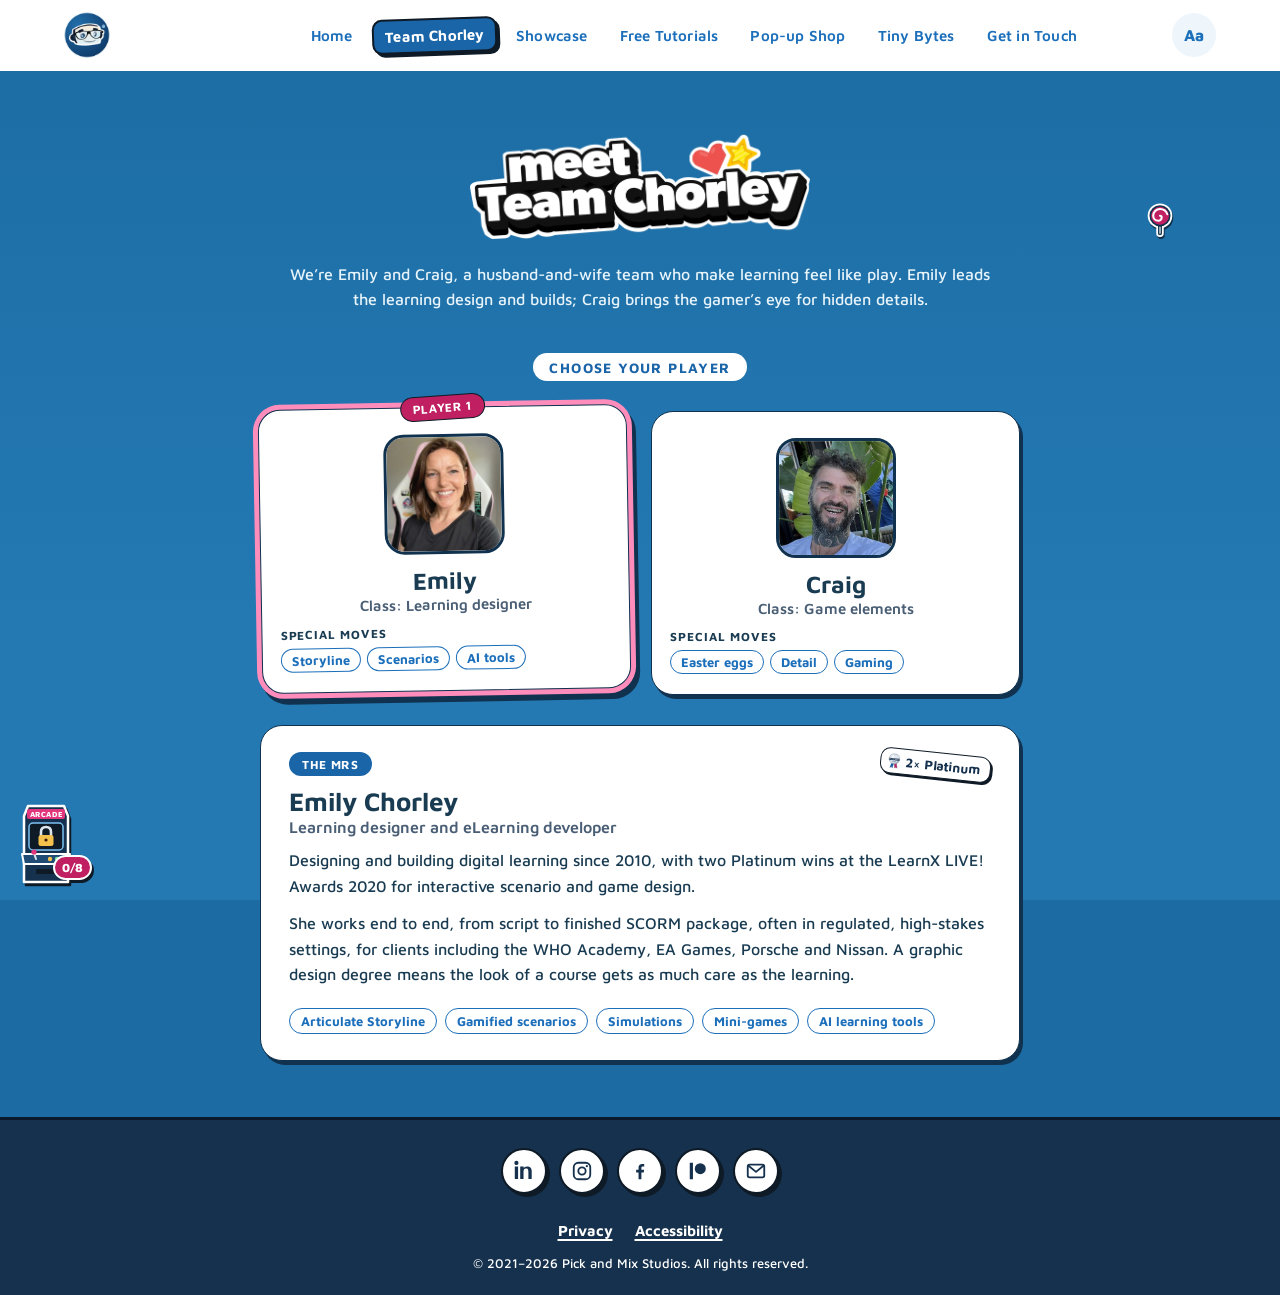
<file: team-chorley.html>
<!DOCTYPE html>
<html lang="en">
<head>
<meta charset="UTF-8">
<meta name="viewport" content="width=device-width, initial-scale=1">
<title>Team Chorley | Pick and Mix Studios</title>
<meta name="description" content="Meet Team Chorley: Emily and Craig, the husband-and-wife team behind Pick and Mix Studios' award-winning, game-inspired eLearning.">
<link rel="canonical" href="https://pickandmixstudios.com/team-chorley.html">
<meta property="og:type" content="website">
<meta property="og:title" content="Team Chorley | Pick and Mix Studios">
<meta property="og:description" content="Meet Team Chorley: Emily and Craig, the husband-and-wife team behind Pick and Mix Studios' award-winning, game-inspired eLearning.">
<meta property="og:image" content="https://pickandmixstudios.com/assets/img/share-banner.jpg">
<meta property="og:image:width" content="1200">
<meta property="og:image:height" content="630">
<meta property="og:image:alt" content="Pick and Mix Studios: learning that plays like a game">
<meta property="og:url" content="https://pickandmixstudios.com/team-chorley.html">
<meta name="twitter:card" content="summary_large_image">
<meta name="twitter:title" content="Team Chorley | Pick and Mix Studios">
<meta name="twitter:description" content="Meet Team Chorley: Emily and Craig, the husband-and-wife team behind Pick and Mix Studios' award-winning, game-inspired eLearning.">
<meta name="twitter:image" content="https://pickandmixstudios.com/assets/img/share-banner.jpg">
<link rel="icon" href="assets/img/robot-favicon.png?v=3" type="image/png">
<link rel="stylesheet" href="assets/site.css?v=2026111223">
<script>document.documentElement.classList.add("js-menu");try{var t=localStorage.getItem("bs-theme"),s=localStorage.getItem("bs-size");if(t&&t!=="auto")document.documentElement.dataset.theme=t;if(s&&s!=="0")document.documentElement.classList.add("size-"+s);[["bs-font","easy","font-easy"],["bs-space","wide","space-wide"],["bs-motion","off","motion-off"],["bs-simple","on","simple"]].forEach(function(p){if(localStorage.getItem(p[0])===p[1])document.documentElement.classList.add(p[2])})}catch(e){}</script>
<script type="application/ld+json">{"@context":"https://schema.org","@type":"AboutPage","name":"Team Chorley | Pick and Mix Studios","description":"Meet Team Chorley: Emily and Craig, the husband-and-wife team behind Pick and Mix Studios' award-winning, game-inspired eLearning.","url":"https://pickandmixstudios.com/team-chorley.html","isPartOf":{"@id":"https://pickandmixstudios.com/#site"},"publisher":{"@id":"https://pickandmixstudios.com/#org"}}</script>
</head>
<body>

<a class="tc-skip-link" href="#main-content">Skip to main content</a>

<header class="tc-header-wrap">
  <div class="tc-header">
    <a href="index.html" class="tc-logo">
      <img src="assets/img/robot-logo.webp?v=3" alt="Pick and Mix Studios home" width="512" height="512">
    </a>

    <button type="button" class="tc-menu-btn" id="tcMenuBtn" aria-expanded="false" aria-controls="tcNav">
      <svg viewBox="0 0 24 24" width="22" height="22" aria-hidden="true" fill="none" stroke="currentColor" stroke-width="2.2" stroke-linecap="round"><path d="M4 7h16M4 12h16M4 17h16"/></svg>
      <span>Menu</span>
    </button>

    <nav class="tc-nav" id="tcNav" aria-label="Main">
      <a href="index.html">Home</a>
      <a href="team-chorley.html" aria-current="page">Team Chorley</a>
      <a href="showcase.html">Showcase</a>
      <a href="tutorials.html">Free Tutorials</a>
      <a href="popup-shop.html">Pop-up Shop</a>
      <a href="tinybytes/">Tiny Bytes</a>
      <a href="contact.html">Get in Touch</a>
    </nav>

    <div class="tc-tools" id="tcTools"></div>
  </div>
</header>
<main id="main-content">
<div class="tc-team-wrap">
  <h1 class="tc-page-heading">
    <img src="assets/img/site/meet-team-chorley.webp" alt="Meet Team Chorley" width="1387" height="456">
  </h1>
  <p class="tc-page-intro">We&rsquo;re Emily and Craig, a husband-and-wife team who make learning feel like play. Emily leads the learning design and builds; Craig brings the gamer&rsquo;s eye for hidden details.</p>
  <h2 class="tc-cyp-pill">Choose your player</h2>

  <div class="tc-select" role="tablist" aria-label="Choose your player">
    <button type="button" class="tc-player" role="tab" id="tcTabEmily" aria-selected="true" aria-controls="tcPanelEmily">
      <span class="tc-player-sel" aria-hidden="true">Player 1</span>
      <span class="tc-player-photo"><img src="assets/img/site/emmy-profile-wide.webp" alt="" width="1115" height="982"></span>
      <span class="tc-player-name">Emily</span>
      <span class="tc-player-class">Class: Learning designer</span>
      <span class="tc-player-moves-title">Special moves</span>
      <span class="tc-player-moves"><span>Storyline</span><span>Scenarios</span><span>AI tools</span></span>
    </button>
    <button type="button" class="tc-player" role="tab" id="tcTabCraig" aria-selected="false" aria-controls="tcPanelCraig">
      <span class="tc-player-sel" aria-hidden="true">Player 2</span>
      <span class="tc-player-photo"><img src="assets/img/site/pookie.webp" alt="" width="698" height="698"></span>
      <span class="tc-player-name">Craig</span>
      <span class="tc-player-class">Class: Game elements</span>
      <span class="tc-player-moves-title">Special moves</span>
      <span class="tc-player-moves"><span>Easter eggs</span><span>Detail</span><span>Gaming</span></span>
    </button>
  </div>

  <section class="tc-player-panel" role="tabpanel" id="tcPanelEmily" aria-labelledby="tcTabEmily">
    <div class="tc-player-panel-head">
      <p class="tc-label">The Mrs</p>
      <h3>Emily Chorley</h3>
      <p class="tc-person-role">Learning designer and eLearning developer</p>
      <span class="tc-person-badge"><img src="assets/img/platinum-medal.svg" alt="" width="120" height="140">2&times; Platinum</span>
    </div>
    <p>Designing and building digital learning since 2010, with two Platinum wins at the LearnX LIVE! Awards 2020 for interactive scenario and game design.</p>
    <p>She works end to end, from script to finished SCORM package, often in regulated, high-stakes settings, for clients including the WHO Academy, EA Games, Porsche and Nissan. A graphic design degree means the look of a course gets as much care as the learning.</p>
    <ul class="tc-person-skills" aria-label="Emily's specialities">
      <li>Articulate Storyline</li><li>Gamified scenarios</li><li>Simulations</li><li>Mini-games</li><li>AI learning tools</li>
    </ul>
  </section>

  <section class="tc-player-panel" role="tabpanel" id="tcPanelCraig" aria-labelledby="tcTabCraig">
    <div class="tc-player-panel-head">
      <p class="tc-label tc-label-pink">The Mr</p>
      <h3>Craig Chorley</h3>
      <p class="tc-person-role">Game elements and detail</p>
    </div>
    <p>The newer half of Team Chorley and our resident gamer, Craig brings close attention to detail to every build.</p>
    <p>He specialises in hidden game elements: the Easter eggs, secrets and small surprises that reward curious learners and keep them exploring right to the end.</p>
    <ul class="tc-person-skills" aria-label="Craig's specialities">
      <li>Hidden game elements</li><li>Easter eggs</li><li>Attention to detail</li>
    </ul>
  </section>
</div>
</main>

<footer class="tc-footer">
  <div class="tc-footer-inner">
    <nav class="tc-footer-icons" aria-label="Pick and Mix Studios elsewhere">
      <a class="tc-icon-btn" href="https://www.linkedin.com/company/pick-and-mix-studios" target="_blank" rel="noopener" title="LinkedIn"><svg viewBox="0 0 24 24" aria-hidden="true" focusable="false"><path fill="currentColor" d="M4.98 3.5C4.98 4.88 3.87 6 2.5 6S0 4.88 0 3.5 1.12 1 2.5 1s2.48 1.12 2.48 2.5zM.5 8h4V23h-4V8zm7 0h3.83v2.05h.05c.53-1 1.84-2.05 3.79-2.05C19.5 8 21 10.13 21 13.72V23h-4v-8.29c0-1.98-.04-4.52-2.75-4.52-2.75 0-3.17 2.15-3.17 4.37V23h-4V8z" transform="translate(1.5 0) scale(0.9)"/></svg><span class="tc-sr">LinkedIn (opens in a new tab)</span></a>
      <a class="tc-icon-btn" href="https://www.instagram.com/pickandmixstudios/" target="_blank" rel="noopener" title="Instagram"><svg viewBox="0 0 24 24" aria-hidden="true" focusable="false"><g fill="none" stroke="currentColor" stroke-width="2"><rect x="3" y="3" width="18" height="18" rx="5"/><circle cx="12" cy="12" r="4"/></g><circle cx="17.3" cy="6.7" r="1.2" fill="currentColor"/></svg><span class="tc-sr">Instagram (opens in a new tab)</span></a>
      <a class="tc-icon-btn" href="https://www.facebook.com/pickandmixstudios" target="_blank" rel="noopener" title="Facebook"><svg viewBox="0 0 24 24" aria-hidden="true" focusable="false"><path fill="currentColor" d="M13.5 21v-7.5h2.6l.4-3h-3V8.6c0-.9.3-1.5 1.5-1.5h1.6V4.4c-.3 0-1.2-.1-2.3-.1-2.3 0-3.9 1.4-3.9 4v2.2H7.8v3h2.6V21h3.1z"/></svg><span class="tc-sr">Facebook (opens in a new tab)</span></a>
      <a class="tc-icon-btn" href="https://www.patreon.com/cw/pickandmixarcade" target="_blank" rel="noopener" title="Patreon"><svg viewBox="0 0 24 24" aria-hidden="true" focusable="false"><circle cx="14.5" cy="9.5" r="6" fill="currentColor"/><rect x="3" y="3" width="3.5" height="18" fill="currentColor"/></svg><span class="tc-sr">Patreon (opens in a new tab)</span></a>
      <a class="tc-icon-btn" title="Email us" href="contact.html" data-mailto=""><svg viewBox="0 0 24 24" aria-hidden="true" focusable="false"><g fill="none" stroke="currentColor" stroke-width="2" stroke-linejoin="round"><rect x="3" y="5" width="18" height="14" rx="2"/><path d="M3.5 6l8.5 7 8.5-7"/></g></svg><span class="tc-sr">Email us</span></a>
    </nav>
    <nav class="tc-footer-legal" aria-label="Site information"><a href="privacy.html">Privacy</a><a href="accessibility.html">Accessibility</a></nav>
    <p>&copy; 2021&ndash;2026 Pick and Mix Studios. All rights reserved.</p>
  </div>
</footer>

<script src="assets/site.js?v=2026111223"></script>
</body>
</html>
</file>
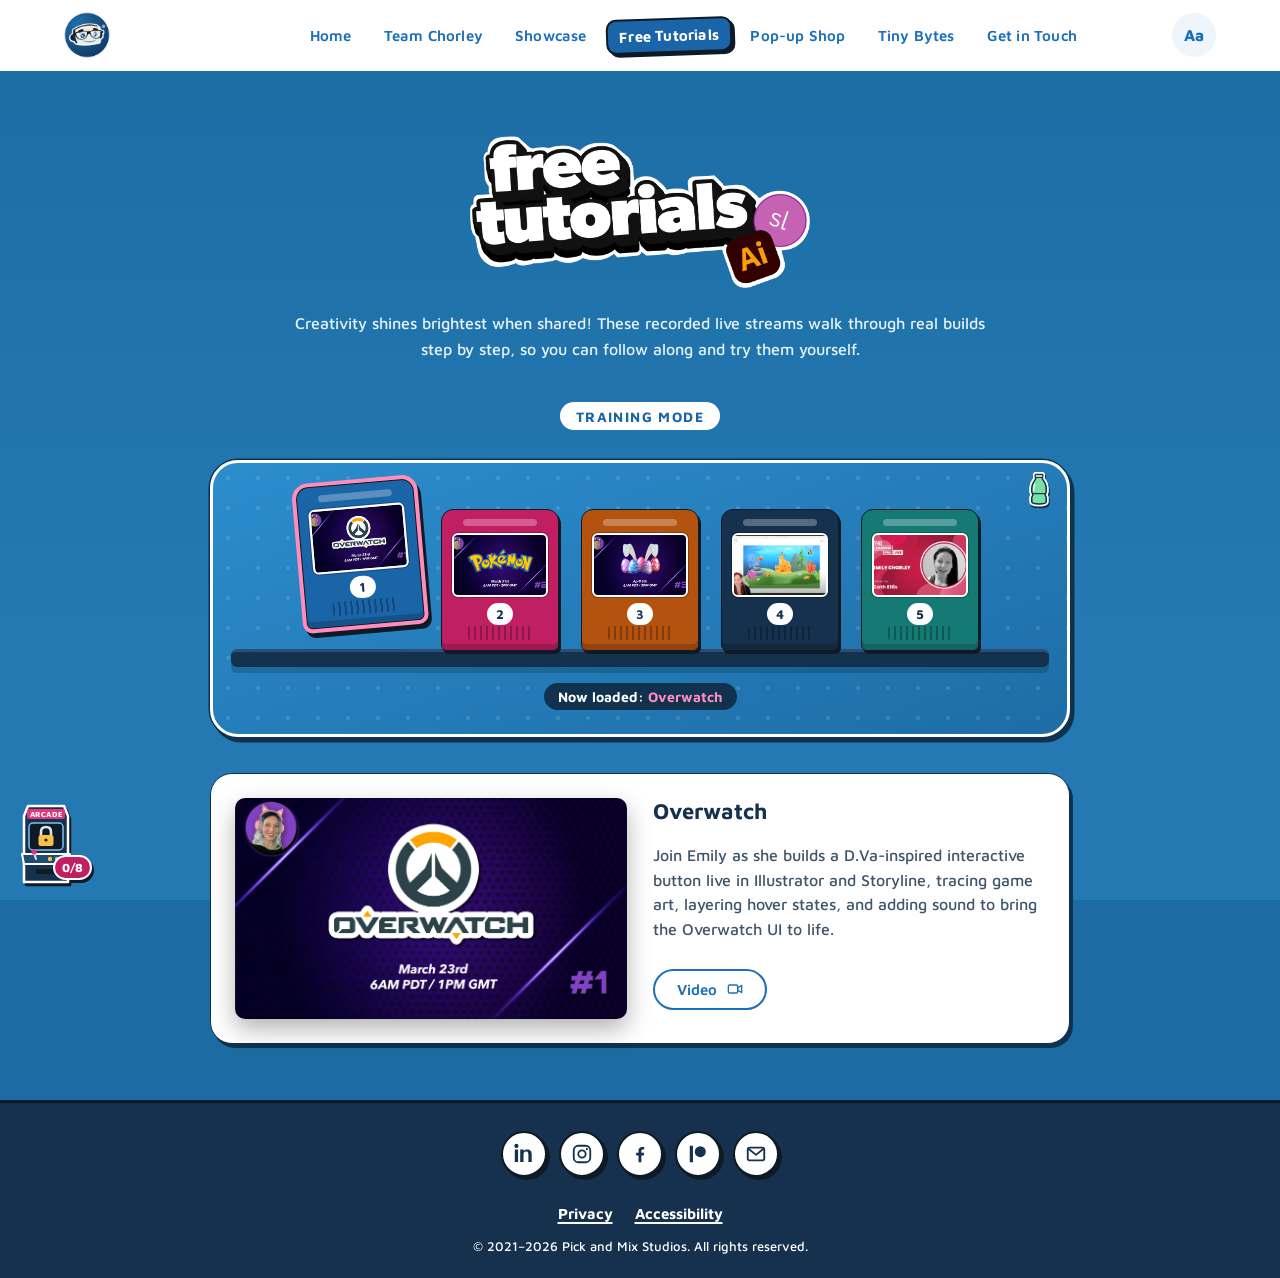
<file: tutorials.html>
<!DOCTYPE html>
<html lang="en">
<head>
<meta charset="UTF-8">
<meta name="viewport" content="width=device-width, initial-scale=1">
<title>Free Tutorials | Pick and Mix Studios</title>
<meta name="description" content="Free bite-size Storyline tutorials and livestream recaps from Team Chorley, covering interactive design tricks, Illustrator techniques and gamified eLearning.">
<link rel="canonical" href="https://pickandmixstudios.com/tutorials.html">
<meta property="og:type" content="website">
<meta property="og:title" content="Free Tutorials | Pick and Mix Studios">
<meta property="og:description" content="Free bite-size Storyline tutorials and livestream recaps from Team Chorley, covering interactive design tricks, Illustrator techniques and gamified eLearning.">
<meta property="og:image" content="https://pickandmixstudios.com/assets/img/share-banner.jpg">
<meta property="og:image:width" content="1200">
<meta property="og:image:height" content="630">
<meta property="og:image:alt" content="Pick and Mix Studios: learning that plays like a game">
<meta property="og:url" content="https://pickandmixstudios.com/tutorials.html">
<meta name="twitter:card" content="summary_large_image">
<meta name="twitter:title" content="Free Tutorials | Pick and Mix Studios">
<meta name="twitter:description" content="Free bite-size Storyline tutorials and livestream recaps from Team Chorley, covering interactive design tricks, Illustrator techniques and gamified eLearning.">
<meta name="twitter:image" content="https://pickandmixstudios.com/assets/img/share-banner.jpg">
<link rel="icon" href="assets/img/robot-favicon.png?v=3" type="image/png">
<link rel="stylesheet" href="assets/site.css?v=2026111223">
<script>document.documentElement.classList.add("js-menu");try{var t=localStorage.getItem("bs-theme"),s=localStorage.getItem("bs-size");if(t&&t!=="auto")document.documentElement.dataset.theme=t;if(s&&s!=="0")document.documentElement.classList.add("size-"+s);[["bs-font","easy","font-easy"],["bs-space","wide","space-wide"],["bs-motion","off","motion-off"],["bs-simple","on","simple"]].forEach(function(p){if(localStorage.getItem(p[0])===p[1])document.documentElement.classList.add(p[2])})}catch(e){}</script>
<script type="application/ld+json">{"@context":"https://schema.org","@type":"CollectionPage","name":"Free Tutorials | Pick and Mix Studios","description":"Free bite-size Storyline tutorials and livestream recaps from Team Chorley, covering interactive design tricks, Illustrator techniques and gamified eLearning.","url":"https://pickandmixstudios.com/tutorials.html","isPartOf":{"@id":"https://pickandmixstudios.com/#site"},"publisher":{"@id":"https://pickandmixstudios.com/#org"}}</script>
</head>
<body>

<a class="tc-skip-link" href="#main-content">Skip to main content</a>

<header class="tc-header-wrap">
  <div class="tc-header">
    <a href="index.html" class="tc-logo">
      <img src="assets/img/robot-logo.webp?v=3" alt="Pick and Mix Studios home" width="512" height="512">
    </a>

    <button type="button" class="tc-menu-btn" id="tcMenuBtn" aria-expanded="false" aria-controls="tcNav">
      <svg viewBox="0 0 24 24" width="22" height="22" aria-hidden="true" fill="none" stroke="currentColor" stroke-width="2.2" stroke-linecap="round"><path d="M4 7h16M4 12h16M4 17h16"/></svg>
      <span>Menu</span>
    </button>

    <nav class="tc-nav" id="tcNav" aria-label="Main">
      <a href="index.html">Home</a>
      <a href="team-chorley.html">Team Chorley</a>
      <a href="showcase.html">Showcase</a>
      <a href="tutorials.html" aria-current="page">Free Tutorials</a>
      <a href="popup-shop.html">Pop-up Shop</a>
      <a href="tinybytes/">Tiny Bytes</a>
      <a href="contact.html">Get in Touch</a>
    </nav>

    <div class="tc-tools" id="tcTools"></div>
  </div>
</header>
<main id="main-content">
<div class="tc-bss-wrap">
  <h1 class="tc-page-heading">
    <img src="assets/img/site/free.webp" alt="Free Tutorials" width="1127" height="534">
  </h1>
  <p class="tc-page-intro">Creativity shines brightest when shared! These recorded live streams walk through real builds step by step, so you can follow along and try them yourself.</p>

  <p class="tc-cyp-pill">Training mode</p>
  <div class="tc-shelf" id="tcShelf" hidden>
    <div class="tc-shelf-carts" role="tablist" aria-label="Choose a tutorial"></div>
    <div class="tc-shelf-board" aria-hidden="true"></div>
    <p class="tc-shelf-now" aria-hidden="true">Now loaded: <span id="tcShelfNow"></span></p>
  </div>

  <div class="tc-bss-grid">

    <!-- Card 1: Overwatch -->
    <div class="tc-bss-card">
      <h2>Overwatch</h2>
      <div class="tc-bss-image">
        <img src="assets/img/site/overwatch.webp" alt="Overwatch live stream" width="2560" height="1475">
      </div>
      <p>Join Emily as she builds a D.Va-inspired interactive button live in Illustrator and Storyline, tracing game art, layering hover states, and adding sound to bring the Overwatch UI to life.</p>
      <div class="tc-btn-group">
        <button type="button" class="tc-btn tc-video-btn" data-video="https://www.youtube-nocookie.com/embed/6FuY7CBNgrQ">
          Video
          <svg viewBox="0 0 24 24" fill="none" stroke="currentColor" stroke-width="2"><rect x="2" y="6" width="14" height="12" rx="2"/><path d="M16 10l6-3v10l-6-3z"/></svg>
        </button>
      </div>
    </div>

    <!-- Card 2: Pokemon -->
    <div class="tc-bss-card">
      <h2>Pok&eacute;mon</h2>
      <div class="tc-bss-image">
        <img src="assets/img/site/pokemon.webp" alt="Pok&eacute;mon live stream" width="2560" height="1475" loading="lazy">
      </div>
      <p>Watch an interactive Pok&eacute;mon card come to life: click it and watch the Pok&eacute;mon evolve right before your eyes, plus a handful of other tips and tricks along the way.</p>
      <div class="tc-btn-group">
        <button type="button" class="tc-btn tc-video-btn" data-video="https://www.youtube-nocookie.com/embed/drCnDnsoIr8">
          Video
          <svg viewBox="0 0 24 24" fill="none" stroke="currentColor" stroke-width="2"><rect x="2" y="6" width="14" height="12" rx="2"/><path d="M16 10l6-3v10l-6-3z"/></svg>
        </button>
      </div>
    </div>

    <!-- Card 3: Easter -->
    <div class="tc-bss-card">
      <h2>Easter</h2>
      <div class="tc-bss-image">
        <img src="assets/img/site/easter.webp" alt="Easter live stream" width="2560" height="1475" loading="lazy">
      </div>
      <p>Learn how to work with layers to build a bunny silhouette filled with beautiful flower effects, a festive little design exercise perfect for Easter.</p>
      <div class="tc-btn-group">
        <button type="button" class="tc-btn tc-video-btn" data-video="https://www.youtube-nocookie.com/embed/7QtopWg3A4M">
          Video
          <svg viewBox="0 0 24 24" fill="none" stroke="currentColor" stroke-width="2"><rect x="2" y="6" width="14" height="12" rx="2"/><path d="M16 10l6-3v10l-6-3z"/></svg>
        </button>
      </div>
    </div>


    <!-- Card 4: Instructional Design Tips -->
    <div class="tc-bss-card">
      <h2>Instructional Design Tips</h2>
      <div class="tc-bss-image">
        <img src="assets/img/site/idtx.webp" alt="Instructional Design Tips live stream" width="1765" height="738" loading="lazy">
      </div>
      <p>Emily shows how Storyline can go far beyond an interactive slide deck, building highly engaging scenes using Storyline, Adobe Illustrator and EZGIF.</p>
      <div class="tc-btn-group">
        <button type="button" class="tc-btn tc-video-btn" data-video="https://www.youtube-nocookie.com/embed/GzfxIU57nm0">
          Video
          <svg viewBox="0 0 24 24" fill="none" stroke="currentColor" stroke-width="2"><rect x="2" y="6" width="14" height="12" rx="2"/><path d="M16 10l6-3v10l-6-3z"/></svg>
        </button>
        <a class="tc-btn" href="https://drive.google.com/file/d/1AKX7bocoYbJ9P_lJ9fCZP3g1lfZdDLtP/view" target="_blank" rel="noopener">
          Resources
          <svg viewBox="0 0 24 24" fill="none" stroke="currentColor" stroke-width="2"><path d="M7 18a5 5 0 0 1-1-9.9A6 6 0 0 1 17.6 9H18a4 4 0 0 1 0 8H7z"/><path d="M12 12v6"/><path d="M9.5 15.5L12 18l2.5-2.5"/></svg>
        <span class="tc-sr"> (opens in a new tab)</span></a>
      </div>
    </div>

    <!-- Card 5: Cath Ellis -->
    <div class="tc-bss-card">
      <h2>Cath Ellis</h2>
      <div class="tc-bss-image">
        <img src="assets/img/site/cath-chat.webp" alt="Cath Ellis live stream" width="1280" height="720" loading="lazy">
      </div>
      <p>Emily chats with Cath Ellis about how to create custom Storyline games, where they both find their inspiration, and just how far you can push Storyline.</p>
      <div class="tc-btn-group">
        <button type="button" class="tc-btn tc-video-btn" data-video="https://www.youtube-nocookie.com/embed/nC1nNmj1Euo">
          Video
          <svg viewBox="0 0 24 24" fill="none" stroke="currentColor" stroke-width="2"><rect x="2" y="6" width="14" height="12" rx="2"/><path d="M16 10l6-3v10l-6-3z"/></svg>
        </button>
      </div>
    </div>

  </div>
</div>

<!-- Video lightbox -->
<div class="tc-modal-overlay" id="tcVideoOverlay">
  <div class="tc-modal">
    <button type="button" class="tc-modal-close" id="tcVideoClose" aria-label="Close video">&times;</button>
    <div class="tc-modal-video">
      <iframe id="tcVideoFrame" src="" title="Video player" allow="autoplay; encrypted-media; picture-in-picture" allowfullscreen></iframe>
    </div>
  </div>
</div>

</main>

<footer class="tc-footer">
  <div class="tc-footer-inner">
    <nav class="tc-footer-icons" aria-label="Pick and Mix Studios elsewhere">
      <a class="tc-icon-btn" href="https://www.linkedin.com/company/pick-and-mix-studios" target="_blank" rel="noopener" title="LinkedIn"><svg viewBox="0 0 24 24" aria-hidden="true" focusable="false"><path fill="currentColor" d="M4.98 3.5C4.98 4.88 3.87 6 2.5 6S0 4.88 0 3.5 1.12 1 2.5 1s2.48 1.12 2.48 2.5zM.5 8h4V23h-4V8zm7 0h3.83v2.05h.05c.53-1 1.84-2.05 3.79-2.05C19.5 8 21 10.13 21 13.72V23h-4v-8.29c0-1.98-.04-4.52-2.75-4.52-2.75 0-3.17 2.15-3.17 4.37V23h-4V8z" transform="translate(1.5 0) scale(0.9)"/></svg><span class="tc-sr">LinkedIn (opens in a new tab)</span></a>
      <a class="tc-icon-btn" href="https://www.instagram.com/pickandmixstudios/" target="_blank" rel="noopener" title="Instagram"><svg viewBox="0 0 24 24" aria-hidden="true" focusable="false"><g fill="none" stroke="currentColor" stroke-width="2"><rect x="3" y="3" width="18" height="18" rx="5"/><circle cx="12" cy="12" r="4"/></g><circle cx="17.3" cy="6.7" r="1.2" fill="currentColor"/></svg><span class="tc-sr">Instagram (opens in a new tab)</span></a>
      <a class="tc-icon-btn" href="https://www.facebook.com/pickandmixstudios" target="_blank" rel="noopener" title="Facebook"><svg viewBox="0 0 24 24" aria-hidden="true" focusable="false"><path fill="currentColor" d="M13.5 21v-7.5h2.6l.4-3h-3V8.6c0-.9.3-1.5 1.5-1.5h1.6V4.4c-.3 0-1.2-.1-2.3-.1-2.3 0-3.9 1.4-3.9 4v2.2H7.8v3h2.6V21h3.1z"/></svg><span class="tc-sr">Facebook (opens in a new tab)</span></a>
      <a class="tc-icon-btn" href="https://www.patreon.com/cw/pickandmixarcade" target="_blank" rel="noopener" title="Patreon"><svg viewBox="0 0 24 24" aria-hidden="true" focusable="false"><circle cx="14.5" cy="9.5" r="6" fill="currentColor"/><rect x="3" y="3" width="3.5" height="18" fill="currentColor"/></svg><span class="tc-sr">Patreon (opens in a new tab)</span></a>
      <a class="tc-icon-btn" title="Email us" href="contact.html" data-mailto=""><svg viewBox="0 0 24 24" aria-hidden="true" focusable="false"><g fill="none" stroke="currentColor" stroke-width="2" stroke-linejoin="round"><rect x="3" y="5" width="18" height="14" rx="2"/><path d="M3.5 6l8.5 7 8.5-7"/></g></svg><span class="tc-sr">Email us</span></a>
    </nav>
    <nav class="tc-footer-legal" aria-label="Site information"><a href="privacy.html">Privacy</a><a href="accessibility.html">Accessibility</a></nav>
    <p>&copy; 2021&ndash;2026 Pick and Mix Studios. All rights reserved.</p>
  </div>
</footer>

<script src="assets/site.js?v=2026111223"></script>
</body>
</html>
</file>
<file: assets/site.css>
/* Fonts, hosted on this site (no Google Fonts requests) */
@font-face {
  font-family: 'Maven Pro';
  font-style: normal;
  font-display: swap;
  font-weight: 500;
  src: url(fonts/maven-pro-latin-ext-500-normal.woff2) format('woff2');
  unicode-range: U+0100-02BA,U+02BD-02C5,U+02C7-02CC,U+02CE-02D7,U+02DD-02FF,U+0304,U+0308,U+0329,U+1D00-1DBF,U+1E00-1E9F,U+1EF2-1EFF,U+2020,U+20A0-20AB,U+20AD-20C0,U+2113,U+2C60-2C7F,U+A720-A7FF;
}
@font-face {
  font-family: 'Maven Pro';
  font-style: normal;
  font-display: swap;
  font-weight: 500;
  src: url(fonts/maven-pro-latin-500-normal.woff2) format('woff2');
  unicode-range: U+0000-00FF,U+0131,U+0152-0153,U+02BB-02BC,U+02C6,U+02DA,U+02DC,U+0304,U+0308,U+0329,U+2000-206F,U+20AC,U+2122,U+2191,U+2193,U+2212,U+2215,U+FEFF,U+FFFD;
}
@font-face {
  font-family: 'Maven Pro';
  font-style: normal;
  font-display: swap;
  font-weight: 600;
  src: url(fonts/maven-pro-latin-ext-600-normal.woff2) format('woff2');
  unicode-range: U+0100-02BA,U+02BD-02C5,U+02C7-02CC,U+02CE-02D7,U+02DD-02FF,U+0304,U+0308,U+0329,U+1D00-1DBF,U+1E00-1E9F,U+1EF2-1EFF,U+2020,U+20A0-20AB,U+20AD-20C0,U+2113,U+2C60-2C7F,U+A720-A7FF;
}
@font-face {
  font-family: 'Maven Pro';
  font-style: normal;
  font-display: swap;
  font-weight: 600;
  src: url(fonts/maven-pro-latin-600-normal.woff2) format('woff2');
  unicode-range: U+0000-00FF,U+0131,U+0152-0153,U+02BB-02BC,U+02C6,U+02DA,U+02DC,U+0304,U+0308,U+0329,U+2000-206F,U+20AC,U+2122,U+2191,U+2193,U+2212,U+2215,U+FEFF,U+FFFD;
}
@font-face {
  font-family: 'Maven Pro';
  font-style: normal;
  font-display: swap;
  font-weight: 700;
  src: url(fonts/maven-pro-latin-ext-700-normal.woff2) format('woff2');
  unicode-range: U+0100-02BA,U+02BD-02C5,U+02C7-02CC,U+02CE-02D7,U+02DD-02FF,U+0304,U+0308,U+0329,U+1D00-1DBF,U+1E00-1E9F,U+1EF2-1EFF,U+2020,U+20A0-20AB,U+20AD-20C0,U+2113,U+2C60-2C7F,U+A720-A7FF;
}
@font-face {
  font-family: 'Maven Pro';
  font-style: normal;
  font-display: swap;
  font-weight: 700;
  src: url(fonts/maven-pro-latin-700-normal.woff2) format('woff2');
  unicode-range: U+0000-00FF,U+0131,U+0152-0153,U+02BB-02BC,U+02C6,U+02DA,U+02DC,U+0304,U+0308,U+0329,U+2000-206F,U+20AC,U+2122,U+2191,U+2193,U+2212,U+2215,U+FEFF,U+FFFD;
}
@font-face {
  font-family: 'Maven Pro';
  font-style: normal;
  font-display: swap;
  font-weight: 800;
  src: url(fonts/maven-pro-latin-ext-800-normal.woff2) format('woff2');
  unicode-range: U+0100-02BA,U+02BD-02C5,U+02C7-02CC,U+02CE-02D7,U+02DD-02FF,U+0304,U+0308,U+0329,U+1D00-1DBF,U+1E00-1E9F,U+1EF2-1EFF,U+2020,U+20A0-20AB,U+20AD-20C0,U+2113,U+2C60-2C7F,U+A720-A7FF;
}
@font-face {
  font-family: 'Maven Pro';
  font-style: normal;
  font-display: swap;
  font-weight: 800;
  src: url(fonts/maven-pro-latin-800-normal.woff2) format('woff2');
  unicode-range: U+0000-00FF,U+0131,U+0152-0153,U+02BB-02BC,U+02C6,U+02DA,U+02DC,U+0304,U+0308,U+0329,U+2000-206F,U+20AC,U+2122,U+2191,U+2193,U+2212,U+2215,U+FEFF,U+FFFD;
}
@font-face {
  font-family: 'Poppins';
  font-style: normal;
  font-display: swap;
  font-weight: 900;
  src: url(fonts/poppins-latin-ext-900-normal.woff2) format('woff2');
  unicode-range: U+0100-02BA,U+02BD-02C5,U+02C7-02CC,U+02CE-02D7,U+02DD-02FF,U+0304,U+0308,U+0329,U+1D00-1DBF,U+1E00-1E9F,U+1EF2-1EFF,U+2020,U+20A0-20AB,U+20AD-20C0,U+2113,U+2C60-2C7F,U+A720-A7FF;
}
@font-face {
  font-family: 'Poppins';
  font-style: normal;
  font-display: swap;
  font-weight: 900;
  src: url(fonts/poppins-latin-900-normal.woff2) format('woff2');
  unicode-range: U+0000-00FF,U+0131,U+0152-0153,U+02BB-02BC,U+02C6,U+02DA,U+02DC,U+0304,U+0308,U+0329,U+2000-206F,U+20AC,U+2122,U+2191,U+2193,U+2212,U+2215,U+FEFF,U+FFFD;
}

/* ==========================================================================
   Pick and Mix Studios — shared site stylesheet
   ========================================================================== */

* { box-sizing: border-box; }

html, body {
  margin: 0;
  padding: 0;
}

body {
  font-family: 'Maven Pro', Arial, Helvetica, sans-serif;
  /* Same brand blue as the Tiny Bytes pages: one continuous gradient behind every section */
  background-color: var(--page-top);
  background-image: linear-gradient(180deg, var(--page-top), var(--page-bot) 70%);
  background-attachment: fixed;
  min-height: 100vh;
}

/* Text size (set from the Aa button) */
html { font-size: 100%; }
html.size-1 { font-size: 112.5%; }
html.size-2 { font-size: 125%; }

:root {
  --page-top: #1C6CA3;     /* Tiny Bytes brand blue, dark enough for white text to pass AA */
  --page-bot: #2479B3;
  --c1: #1c6fba;           /* dark blue, used for nav links on the white header */
  --bg: transparent;       /* sections show the body gradient */
  --card-bg: #ffffff;      /* solid white cards */
  --card-bg-light: #ffffff; /* same, used on Tutorials */
  --text-heading: #ffffff; /* white — used for hero/page-intro text sitting directly on the gradient */
  --text-body: #e7f4fb;    /* light — used for hero/page-intro text sitting directly on the gradient */
  --card-heading: #1a3c52; /* dark navy — used for headings inside the white cards */
  --card-body: #1a3c52;    /* dark navy — used for body copy inside the white cards */
  --btn-border: #1c6fba;
  --btn-hover: #9e5092;    /* magenta */
  --btn-hover-text: #ffffff;
  --accent-orange: #f8a433;
  --input-bg: #ffffff;
  --input-border: #a9c9db;
  --input-text: #1a3c52;
  --header-bg: #ffffff;    /* header and footer bars */
  --btn-bg: #ffffff;
  --line: #d5e6f0;         /* thin borders around images and cards */
  --soft: #eef5fb;         /* tinted fill for the settings controls */
  --muted: #4a5f75;
  --footer-text: #60707c;
  --on-accent: #ffffff;
}

/* Dark theme: matches Tiny Bytes. Follows the device setting on Auto, or forced from the Aa button */
@media (prefers-color-scheme: dark) { :root:not([data-theme="light"]) {
  --page-top: #0A1A2B; --page-bot: #0D2338;
  --c1: #7DC2F4; --card-bg: #132A42; --card-bg-light: #132A42;
  --text-heading: #EAF2FA; --text-body: #D7E3EE;
  --card-heading: #EAF2FA; --card-body: #D7E3EE;
  --btn-border: #7DC2F4; --btn-bg: #132A42;
  --input-bg: #1A3550; --input-border: #26425F; --input-text: #EAF2FA;
  --header-bg: #132A42; --line: #26425F; --soft: #1A3550; --muted: #A9B9C9;
  --footer-text: #A9B9C9; --on-accent: #07131F;
  color-scheme: dark;
} }
:root[data-theme="dark"] {
  --page-top: #0A1A2B; --page-bot: #0D2338;
  --c1: #7DC2F4; --card-bg: #132A42; --card-bg-light: #132A42;
  --text-heading: #EAF2FA; --text-body: #D7E3EE;
  --card-heading: #EAF2FA; --card-body: #D7E3EE;
  --btn-border: #7DC2F4; --btn-bg: #132A42;
  --input-bg: #1A3550; --input-border: #26425F; --input-text: #EAF2FA;
  --header-bg: #132A42; --line: #26425F; --soft: #1A3550; --muted: #A9B9C9;
  --footer-text: #A9B9C9; --on-accent: #07131F;
  color-scheme: dark;
}

img { max-width: 100%; }

.tc-skip-link {
  position: absolute;
  top: -100px;
  left: 12px;
  background: var(--card-bg);
  color: var(--c1);
  padding: 10px 18px;
  border-radius: 8px;
  font-weight: 700;
  text-decoration: none;
  z-index: 2000;
  transition: top 0.2s ease;
}

.tc-skip-link:focus {
  top: 12px;
}

/* ==========================================================================
   Header / Nav
   ========================================================================== */

.tc-header-wrap {
  width: 100%;
  background: var(--header-bg);
}

.tc-header {
  display: flex;
  align-items: center;
  justify-content: space-between;
  gap: 30px;
  width: 100%;
  max-width: 1200px;
  margin: 0 auto;
  padding: 14px 24px;
  flex-wrap: wrap;
}

.tc-logo img {
  display: block;
  height: 40px;
  width: auto;
}

.tc-nav {
  display: flex;
  align-items: center;
  justify-content: flex-end;
  gap: 30px;
  flex-wrap: wrap;
  margin-left: auto;
}

.tc-nav a {
  position: relative;
  color: var(--c1);
  text-decoration: none;
  font-size: 0.9375rem;
  font-weight: 600;
  white-space: nowrap;
  padding: 8px 2px;
  letter-spacing: 0.2px;
  transition: color 0.2s ease, transform 0.2s ease;
}

.tc-nav a::after {
  content: "";
  position: absolute;
  left: 50%;
  bottom: 2px;
  width: 0%;
  height: 1px;
  border-radius: 2px;
  background: var(--c1);
  transition: width 0.25s ease, left 0.25s ease;
}

.tc-nav a:hover {
  transform: translateY(-1px);
}

.tc-nav a:hover::after {
  width: 100%;
  left: 0%;
}

.tc-nav a.is-active {
  font-weight: 700;
}

.tc-nav a.is-active::after {
  width: 100%;
  left: 0%;
}

@media (max-width: 700px) {
  .tc-header { gap: 16px; padding: 10px 16px; }
  .tc-nav { gap: 16px; }
  .tc-nav a { font-size: 0.875rem; }
}

@media (max-width: 440px) {
  .tc-nav { gap: 4px 12px; }
}

/* ==========================================================================
   Shared buttons (pill buttons used on Showcase, Tutorials, Contact)
   ========================================================================== */

.tc-btn {
  display: inline-flex;
  align-items: center;
  justify-content: center;
  gap: 10px;
  border: 2px solid var(--btn-border);
  border-radius: 30px;
  padding: 10px 22px;
  color: var(--btn-border);
  text-decoration: none;
  font-weight: 600;
  font-size: 0.9375rem;
  font-family: inherit;
  background: var(--btn-bg);
  cursor: pointer;
  transition: background 0.2s ease, color 0.2s ease, border-color 0.2s ease;
}

.tc-btn:hover {
  background: var(--btn-hover);
  border-color: var(--btn-hover);
  color: var(--btn-hover-text);
}

.tc-btn[disabled] {
  opacity: 0.6;
  cursor: default;
  pointer-events: none;
}

.tc-btn.is-disabled {
  opacity: 0.45;
  pointer-events: none;
  cursor: default;
}

.tc-btn.tc-video-btn {
  cursor: pointer;
  font-family: inherit;
}

.tc-btn-primary {
  background: var(--accent-orange);
  border-color: var(--accent-orange);
  color: #262626;
}

.tc-btn-primary:hover {
  background: var(--btn-hover);
  border-color: var(--btn-hover);
  color: var(--btn-hover-text);
}

.tc-btn svg { width: 16px; height: 16px; flex-shrink: 0; }

.tc-btn-group {
  display: flex;
  flex-direction: row;
  gap: 14px;
  flex-wrap: wrap;
}

/* ==========================================================================
   Video lightbox modal (Showcase + Tutorials)
   ========================================================================== */

.tc-modal-overlay {
  display: none;
  position: fixed;
  inset: 0;
  background: rgba(0,0,0,0.75);
  z-index: 1000;
  align-items: center;
  justify-content: center;
  padding: 24px;
}

.tc-modal-overlay.is-open {
  display: flex;
}

.tc-modal {
  position: relative;
  width: 100%;
  max-width: 900px;
}

.tc-modal-video {
  position: relative;
  width: 100%;
  aspect-ratio: 16 / 9;
  background: #000;
  border-radius: 10px;
  overflow: hidden;
}

.tc-modal-video iframe {
  width: 100%;
  height: 100%;
  border: 0;
  display: block;
}

.tc-modal-close {
  position: absolute;
  top: -40px;
  right: 0;
  background: transparent;
  border: none;
  color: #fff;
  font-size: 1.875rem;
  line-height: 1;
  cursor: pointer;
  padding: 4px 8px;
}

/* ==========================================================================
   Home page (hero)
   ========================================================================== */

.tc-hero-wrap {
  width: 100%;
  background: var(--bg);
  padding: 80px 24px;
}

.tc-hero {
  max-width: 800px;
  margin: 0 auto;
  text-align: center;
}

.tc-hero img.tc-hero-welcome-img {
  max-width: 340px;
  width: 100%;
  height: auto;
  margin-bottom: 32px;
}

.tc-hero h1 {
  color: var(--text-heading);
  font-size: 2.5rem;
  font-weight: 700;
  margin: 0 0 18px;
  line-height: 1.2;
}

.tc-hero p {
  color: var(--text-body);
  font-size: 1.125rem;
  line-height: 1.6;
  margin: 0 0 36px;
}

.tc-hero-links {
  display: flex;
  gap: 16px;
  flex-wrap: wrap;
  justify-content: center;
}

@media (max-width: 600px) {
  .tc-hero-wrap { padding: 56px 20px; }
  .tc-hero h1 { font-size: 1.875rem; }
  .tc-hero p { font-size: 1rem; }
}

/* ==========================================================================
   Team Chorley (profile cards)
   ========================================================================== */

.tc-team-wrap {
  width: 100%;
  background: var(--bg);
  padding: 56px 24px;
}

.tc-team-grid {
  display: grid;
  grid-template-columns: 1fr 1fr;
  gap: 24px;
  max-width: 1000px;
  margin: 0 auto;
  align-items: stretch;
}

.tc-profile-card {
  background: var(--card-bg);
  box-shadow: 0 6px 18px rgba(0,0,0,0.18);
  border-radius: 14px;
  padding: 28px;
  display: flex;
  flex-direction: column;
}

.tc-profile-card h2 {
  color: var(--card-heading);
  text-align: center;
  font-size: 1.375rem;
  font-weight: 700;
  margin: 0 0 20px;
}

.tc-profile-image {
  width: 48%;
  aspect-ratio: 1 / 1;
  border-radius: 14px;
  overflow: hidden;
  box-shadow: 0 8px 18px rgba(0,0,0,0.35);
  margin: 0 auto 20px;
}

.tc-profile-image img {
  width: 100%;
  height: 100%;
  object-fit: cover;
  display: block;
}

.tc-profile-card p {
  color: var(--card-body);
  font-size: 1rem;
  line-height: 1.6;
  text-align: left;
  margin: 0 0 26px;
}

.tc-profile-card p:last-of-type {
  margin-bottom: 0;
}

.tc-profile-card strong {
  color: var(--card-heading);
  font-weight: 700;
}

@media (max-width: 700px) {
  .tc-team-grid { grid-template-columns: 1fr; }
}

/* ==========================================================================
   Showcase (game demo cards, stacked full-width sections)
   ========================================================================== */

.tc-showcase-wrap {
  width: 100%;
  background: var(--bg);
  padding: 56px 24px;
}

.tc-showcase-grid {
  display: flex;
  flex-direction: column;
  gap: 40px;
  max-width: 900px;
  margin: 0 auto;
}

.tc-card {
  background: var(--card-bg);
  box-shadow: 0 6px 18px rgba(0,0,0,0.18);
  border-radius: 14px;
  padding: 28px;
  display: flex;
  align-items: center;
  gap: 32px;
}

.tc-card-content {
  flex: 1 1 55%;
  display: flex;
  flex-direction: column;
}

.tc-card h2 {
  color: var(--card-heading);
  text-align: left;
  font-size: 1.375rem;
  font-weight: 700;
  margin: 0 0 14px;
}

.tc-card-image {
  flex: 1 1 40%;
  width: auto;
  display: flex;
  align-items: center;
  justify-content: center;
  position: relative;
}

.tc-card-image > img:not(.tc-award-img) {
  width: 100%;
  height: auto;
  display: block;
}

img.tc-award-img {
  position: absolute;
  top: -14px;
  left: -14px;
  width: 70px !important;
  height: auto;
  z-index: 2;
  filter: drop-shadow(0 3px 6px rgba(0,0,0,0.35));
}

/* Floor is Goo thumbnail doesn't have its own rounded/outline treatment baked in */
.tc-card-image.goo {
  border-radius: 8px;
  border: 2px solid var(--line);
  overflow: hidden;
}

.tc-card p {
  color: var(--card-body);
  font-size: 1rem;
  line-height: 1.55;
  text-align: left;
  margin: 0 0 20px;
  flex-grow: 1;
}

@media (max-width: 700px) {
  .tc-card { flex-direction: column; align-items: stretch; gap: 18px; padding: 20px; }
  .tc-card-image { flex: none; width: 100%; }
  .tc-showcase-grid { gap: 28px; }
}

/* ==========================================================================
   Tutorials / Bite Size Live Streams
   ========================================================================== */

.tc-bss-wrap {
  width: 100%;
  background: var(--bg);
  padding: 56px 24px;
}

.tc-bss-grid {
  display: flex;
  gap: 24px;
  flex-wrap: wrap;
  justify-content: center;
  max-width: 1100px;
  margin: 0 auto;
}

.tc-bss-card {
  background: var(--card-bg-light);
  box-shadow: 0 6px 18px rgba(0,0,0,0.18);
  border-radius: 14px;
  padding: 20px;
  flex: 1 1 300px;
  max-width: 340px;
  display: flex;
  flex-direction: column;
}

.tc-bss-card h2 {
  color: var(--card-heading);
  text-align: center;
  font-size: 1.375rem;
  font-weight: 700;
  margin: 0 0 14px;
}

.tc-bss-image {
  width: 100%;
  aspect-ratio: 16 / 9;
  border-radius: 10px;
  border: 2px solid var(--line);
  overflow: hidden;
  margin-bottom: 18px;
}

.tc-bss-image img {
  width: 100%;
  height: 100%;
  object-fit: cover;
  display: block;
}

.tc-bss-card p {
  color: var(--card-body);
  font-size: 1rem;
  line-height: 1.55;
  text-align: left;
  margin: 0 0 18px;
}

.tc-bss-card .tc-btn-group {
  flex-direction: column;
}

@media (max-width: 700px) {
  .tc-bss-grid { gap: 18px; }
  .tc-bss-card { max-width: 100%; flex: 1 1 100%; }
}

/* ==========================================================================
   Contact page
   ========================================================================== */

.tc-contact-wrap {
  width: 100%;
  background: var(--bg);
  padding: 56px 24px;
}

.tc-contact-grid {
  display: flex;
  flex-direction: column;
  gap: 32px;
  max-width: 700px;
  margin: 0 auto;
}

.tc-contact-card {
  background: var(--card-bg);
  box-shadow: 0 6px 18px rgba(0,0,0,0.18);
  border-radius: 14px;
  padding: 28px;
}

.tc-contact-card h2 {
  color: var(--card-heading);
  text-align: left;
  font-size: 1.375rem;
  font-weight: 700;
  margin: 0 0 14px;
}

.tc-contact-card p {
  color: var(--card-body);
  font-size: 1rem;
  line-height: 1.55;
  margin: 0 0 18px;
}

/* Contact form */
.tc-field {
  margin-bottom: 16px;
}

.tc-field label {
  display: block;
  color: var(--card-heading);
  font-size: 0.8125rem;
  font-weight: 600;
  margin-bottom: 6px;
}

.tc-field input,
.tc-field textarea {
  width: 100%;
  background: var(--input-bg);
  border: 2px solid var(--input-border);
  border-radius: 8px;
  padding: 10px 12px;
  color: var(--input-text);
  font-family: inherit;
  font-size: 0.875rem;
  resize: vertical;
}

.tc-field input::placeholder,
.tc-field textarea::placeholder {
  color: var(--muted);
}

.tc-field input:focus,
.tc-field textarea:focus {
  outline: none;
  border-color: var(--c1);
}

.tc-form-note {
  color: var(--card-body);
  font-size: 0.75rem;
  line-height: 1.5;
  margin: 4px 0 18px;
}

/* LinkedIn cards */
.tc-social-grid {
  display: flex;
  flex-wrap: wrap;
  gap: 16px;
}

.tc-social-card {
  flex: 1 1 220px;
  display: flex;
  align-items: center;
  gap: 14px;
  background: transparent;
  border: 2px solid var(--line);
  border-radius: 12px;
  padding: 16px;
  text-decoration: none;
  transition: transform 0.2s ease, border-color 0.2s ease;
}

.tc-social-card:hover {
  transform: translateY(-4px);
  border-color: var(--c1);
}

.tc-social-icon {
  flex-shrink: 0;
  width: 48px;
  height: 48px;
  border-radius: 10px;
  background: #0a66c2;
  display: flex;
  align-items: center;
  justify-content: center;
  box-shadow: 0 4px 10px rgba(0,0,0,0.25);
}

.tc-social-icon svg {
  width: 26px;
  height: 26px;
  color: #ffffff;
}

.tc-social-text strong {
  display: block;
  color: var(--card-heading);
  font-size: 0.9375rem;
  font-weight: 700;
  margin-bottom: 2px;
}

.tc-social-text span {
  display: block;
  color: var(--card-body);
  font-size: 0.8125rem;
}

.tc-social-arrow {
  margin-left: auto;
  color: var(--card-heading);
  opacity: 0.6;
  flex-shrink: 0;
}

.tc-social-card:hover .tc-social-arrow {
  opacity: 1;
}

@media (max-width: 500px) {
  .tc-social-card { flex: 1 1 100%; }
}

/* Patreon post preview */
.tc-series-header {
  display: flex;
  align-items: center;
  gap: 12px;
  margin: 22px 0 16px;
}

.tc-series-icon {
  width: 44px;
  height: 44px;
  border-radius: 8px;
  overflow: hidden;
  flex-shrink: 0;
}

.tc-series-icon img {
  width: 100%;
  height: 100%;
  object-fit: cover;
  display: block;
}

.tc-series-title {
  flex-grow: 1;
  min-width: 0;
}

.tc-series-title a {
  color: var(--card-heading);
  font-size: 1rem;
  font-weight: 700;
  text-decoration: none;
  display: inline-flex;
  align-items: center;
  gap: 4px;
}

.tc-series-title a:hover {
  text-decoration: underline;
}

.tc-series-title span {
  display: block;
  color: var(--card-body);
  font-size: 0.75rem;
}

.tc-series-nav {
  display: flex;
  gap: 8px;
  flex-shrink: 0;
}

.tc-series-nav button {
  width: 28px;
  height: 28px;
  border-radius: 50%;
  border: 2px solid var(--line);
  background: transparent;
  color: var(--card-heading);
  display: flex;
  align-items: center;
  justify-content: center;
  cursor: default;
  opacity: 0.5;
}

.tc-post-grid {
  display: flex;
  gap: 14px;
  flex-wrap: wrap;
}

.tc-post-card {
  flex: 1 1 160px;
  min-width: 0;
  text-decoration: none;
  display: flex;
  flex-direction: column;
}

.tc-post-thumb {
  width: 100%;
  aspect-ratio: 4 / 3;
  border-radius: 10px;
  overflow: hidden;
  margin-bottom: 10px;
  transition: transform 0.2s ease;
}

.tc-post-thumb img {
  width: 100%;
  height: 100%;
  object-fit: cover;
  display: block;
}

.tc-post-card:hover .tc-post-thumb {
  transform: translateY(-3px);
}

.tc-post-card h4 {
  color: var(--card-heading);
  font-size: 0.8125rem;
  font-weight: 700;
  margin: 0 0 4px;
  line-height: 1.3;
}

.tc-post-card p {
  color: var(--card-body);
  font-size: 0.75rem;
  line-height: 1.4;
  margin: 0 0 6px;
  display: -webkit-box;
  -webkit-line-clamp: 2;
  -webkit-box-orient: vertical;
  overflow: hidden;
}

.tc-post-date {
  color: var(--card-body);
  font-size: 0.6875rem;
}

@media (max-width: 560px) {
  .tc-post-card { flex: 1 1 100%; }
}

.tc-page-heading {
  text-align: center;
  margin: 0 0 20px;
  font-weight: normal;
  font-size: 1em;
}

.tc-page-heading img {
  max-width: 340px;
  width: 100%;
  height: auto;
}

.tc-page-heading img.tc-page-heading-img--small {
  max-width: 260px;
}

.tc-page-intro {
  max-width: 720px;
  margin: 0 auto 40px;
  text-align: center;
  color: var(--text-body);
  font-size: 1rem;
  line-height: 1.6;
}

/* ==========================================================================
   Pop up Shop (Gumroad products)
   ========================================================================== */

.tc-shop-wrap {
  width: 100%;
  background: var(--bg);
  padding: 56px 24px;
}

.tc-shop-grid {
  display: flex;
  flex-direction: column;
  gap: 40px;
  max-width: 900px;
  margin: 0 auto;
}

.tc-product-card {
  background: var(--card-bg);
  box-shadow: 0 6px 18px rgba(0,0,0,0.18);
  border-radius: 14px;
  padding: 28px;
}

.tc-product-card h2 {
  color: var(--card-heading);
  font-size: 1.5rem;
  font-weight: 700;
  margin: 0 0 14px;
}

.tc-product-main-image {
  width: 100%;
  border-radius: 10px;
  overflow: hidden;
  margin-bottom: 18px;
  border: 2px solid var(--line);
}

.tc-product-main-image img {
  width: 100%;
  height: auto;
  display: block;
}

.tc-product-card p {
  color: var(--card-body);
  font-size: 1rem;
  line-height: 1.6;
  margin: 0 0 20px;
}

.tc-product-card h3 {
  color: var(--card-heading);
  font-size: 1.0625rem;
  font-weight: 700;
  margin: 0 0 10px;
}

.tc-product-card ul {
  color: var(--card-body);
  font-size: 0.9375rem;
  line-height: 1.55;
  margin: 0 0 20px;
  padding-left: 22px;
}

.tc-product-card ul li {
  margin-bottom: 6px;
}

.tc-product-card ul li a {
  color: var(--c1);
  font-weight: 600;
  text-decoration: none;
}

.tc-product-card ul li a:hover {
  text-decoration: underline;
}

.tc-product-note {
  color: var(--card-body);
  font-size: 0.8125rem;
  font-style: italic;
  line-height: 1.5;
  margin: 0 0 20px;
}

.tc-readmore-content {
  display: none;
}

.tc-readmore-content.is-open {
  display: block;
}

.tc-readmore-btn {
  display: inline-flex;
  align-items: center;
  gap: 6px;
  background: transparent;
  border: none;
  color: var(--c1);
  font-family: inherit;
  font-weight: 700;
  font-size: 0.875rem;
  padding: 0;
  margin: 0 0 20px;
  cursor: pointer;
  text-decoration: underline;
}

.tc-readmore-btn:hover {
  color: var(--btn-hover);
}

.tc-readmore-btn svg {
  width: 14px;
  height: 14px;
  transition: transform 0.2s ease;
}

.tc-readmore-btn[aria-expanded="true"] svg {
  transform: rotate(180deg);
}

.tc-product-gallery {
  display: grid;
  grid-template-columns: repeat(auto-fill, minmax(100px, 1fr));
  gap: 10px;
  margin-bottom: 24px;
}

.tc-product-gallery img {
  width: 100%;
  aspect-ratio: 4 / 3;
  object-fit: cover;
  border-radius: 8px;
  border: 2px solid var(--line);
  display: block;
}

/* ==========================================================================
   Footer
   ========================================================================== */

.tc-footer {
  width: 100%;
  background: var(--header-bg);
  padding: 24px;
  text-align: center;
}

.tc-footer img {
  height: 32px;
  width: 32px;
  border-radius: 50%;
  margin-bottom: 8px;
}

.tc-footer p {
  color: var(--footer-text);
  font-size: 0.8125rem;
  margin: 0;
}

/* ==========================================================================
   Header tools: translate (globe) and reading settings (Aa), as on Tiny Bytes
   ========================================================================== */

.tc-tools {
  position: relative;
  display: flex;
  gap: 8px;
  min-width: 96px;      /* space is held before the script fills it, so nothing jumps */
  height: 44px;
  justify-content: flex-end;
  flex-shrink: 0;
}

.tc-tool-btn {
  width: 44px;
  height: 44px;
  border-radius: 50%;
  border: 0;
  cursor: pointer;
  display: grid;
  place-items: center;
  background: var(--soft);
  color: var(--c1);
  font: 800 1rem 'Maven Pro', Arial, Helvetica, sans-serif;
  padding: 0;
}
.tc-tool-btn[hidden] { display: none; }
.tc-tool-btn:hover { box-shadow: inset 0 0 0 2px var(--c1); }
.tc-tool-btn[aria-expanded="true"] { background: var(--c1); color: var(--on-accent); }
.tc-tool-btn:focus-visible,
.tc-panel :focus-visible { outline: 3px solid var(--c1); outline-offset: 3px; }

.tc-panel {
  position: absolute;
  z-index: 1500;
  top: calc(100% + 10px);
  right: 0;
  width: min(300px, calc(100vw - 32px));
  background: var(--card-bg);
  color: var(--card-heading);
  border-radius: 18px;
  border: 1px solid var(--line);   /* keeps the panel distinct from the header in dark mode */
  box-shadow: 0 12px 32px rgba(0,0,0,.28);
  padding: 1rem;
  display: flex;
  flex-direction: column;
  gap: .8rem;
  text-align: left;
}
.tc-panel[hidden] { display: none; }
.tc-ctl { display: flex; flex-direction: column; gap: .35rem; }
.tc-ctl-label { font: 700 .75rem 'Maven Pro', Arial, sans-serif; text-transform: uppercase; letter-spacing: .08em; color: var(--muted); }
.tc-seg { display: flex; border-radius: 999px; background: var(--soft); padding: 3px; gap: 2px; }
.tc-seg button {
  flex: 1; font: 700 .9375rem 'Maven Pro', Arial, sans-serif; color: var(--card-heading); background: transparent;
  border: 0; border-radius: 999px; min-height: 40px; padding: 0 .6rem; cursor: pointer;
}
.tc-seg button[aria-pressed="true"] { background: var(--c1); color: var(--on-accent); }
.tc-lang-row { display: flex; flex-direction: column; gap: .5rem; }
.tc-lang-row select {
  font: 600 .9375rem 'Maven Pro', Arial, sans-serif; color: var(--card-heading); background: var(--soft);
  border: 2px solid var(--line); border-radius: 12px; min-height: 44px; padding: 0 .6rem;
}
.tc-lang-go {
  font: 700 .9375rem 'Maven Pro', Arial, sans-serif; color: var(--on-accent); background: var(--c1);
  border: 0; border-radius: 999px; min-height: 44px; padding: 0 1rem; cursor: pointer;
}
.tc-lang-note { margin: 0; font-size: .8125rem; color: var(--muted); line-height: 1.3; }
.tc-sr { position: absolute; width: 1px; height: 1px; overflow: hidden; clip: rect(0 0 0 0); white-space: nowrap; }

/* On Google-translated copies, hide Google's own bar: the globe button does the same job */
iframe#gt-nvframe, .skiptranslate > iframe { display: none !important; }
html, body { margin-top: 0 !important; top: 0 !important; }

/* Phones and narrow windows: buttons sit on the logo row, the menu wraps underneath */
@media (max-width: 1100px) {
  .tc-tools { order: 2; margin-left: auto; }
  .tc-nav { order: 3; width: 100%; margin-left: 0; justify-content: center; }
  .tc-header { row-gap: 8px; }
}

/* ==========================================================================
   Nov 2026 refresh: accessibility, mobile menu, text headings, home sections
   ========================================================================== */

:root { --focus: #ffffff; --ok: #1e7b34; --err: #b3261e; --display-ink: #10233a; }
@media (prefers-color-scheme: dark) { :root:not([data-theme="light"]) { --ok: #7fdc95; --err: #ffb4ab; } }
:root[data-theme="dark"] { --ok: #7fdc95; --err: #ffb4ab; }

/* Clear keyboard focus everywhere: a thick yellow ring with a dark edge shows on white cards and on the blue page */
a:focus-visible, button:focus-visible, select:focus-visible, summary:focus-visible,
.tc-btn:focus-visible, .tc-readmore-btn:focus-visible {
  outline: 3px solid var(--focus);
  outline-offset: 2px;
  box-shadow: 0 0 0 6px var(--display-ink);
  border-radius: 6px;
}
.tc-btn:focus-visible { border-radius: 30px; }
.tc-field input:focus-visible, .tc-field textarea:focus-visible, .tc-field select:focus-visible {
  border-color: var(--c1);
  box-shadow: 0 0 0 3px var(--focus);
  outline: 2px solid transparent;
}
.tc-skip-link:focus { outline: 3px solid var(--focus); }

/* Respect "reduce motion" */
@media (prefers-reduced-motion: reduce) {
  *, *::before, *::after { transition-duration: 0.01ms !important; animation-duration: 0.01ms !important; scroll-behavior: auto !important; }
  .tc-nav a:hover, .tc-social-card:hover, .tc-post-card:hover .tc-post-thumb, .tc-feature-card:hover { transform: none !important; }
}

:where(img[width][height]) { height: auto; }

/* Current page in the nav (replaces .is-active) */
.tc-nav a[aria-current="page"] { font-weight: 700; }
.tc-nav a[aria-current="page"]::after { width: 100%; left: 0%; }

/* ---------- Mobile menu (only folds when scripts run; otherwise the full nav stays visible) ---------- */
.tc-menu-btn {
  display: none;
  align-items: center;
  gap: 6px;
  min-height: 44px;
  padding: 0 14px;
  border-radius: 999px;
  border: 0;
  background: var(--soft);
  color: var(--c1);
  font: 700 0.9375rem 'Maven Pro', Arial, sans-serif;
  cursor: pointer;
}
.tc-menu-btn[aria-expanded="true"] { background: var(--c1); color: var(--on-accent); }

@media (max-width: 700px) {
  .js-menu .tc-menu-btn { display: inline-flex; order: 2; margin-left: auto; }
  .js-menu .tc-tools { order: 3; margin-left: 0; min-width: 0; }
  .js-menu .tc-nav { display: none; order: 4; }
  .js-menu .tc-nav.is-open {
    display: flex;
    flex-direction: column;
    align-items: stretch;
    gap: 0;
    width: 100%;
    padding: 6px 0 4px;
  }
  .js-menu .tc-nav.is-open a {
    font-size: 1rem;
    padding: 12px 8px;
    border-top: 1px solid var(--line);
    white-space: normal;
  }
  .js-menu .tc-nav.is-open a::after { display: none; }
  .js-menu .tc-nav.is-open a[aria-current="page"] { color: var(--card-heading); background: var(--soft); border-radius: 8px; }
  .js-menu .tc-header { row-gap: 0; }
}

/* ---------- Footer ---------- */
.tc-footer-inner { max-width: 1100px; margin: 0 auto; display: flex; flex-direction: column; align-items: center; gap: 10px; }
.tc-footer img { margin-bottom: 0; }
.tc-footer-links { display: flex; flex-wrap: wrap; justify-content: center; gap: 4px 20px; }
.tc-footer-links a { color: var(--c1); font-weight: 600; font-size: 0.875rem; text-decoration: none; padding: 8px 2px; }
.tc-footer-links a:hover { text-decoration: underline; }

/* ---------- Contact form status + topic ---------- */
.tc-form-note { font-size: 0.875rem; }
.tc-form-note.is-success { color: var(--ok); font-weight: 700; }
.tc-form-note.is-error { color: var(--err); font-weight: 700; }
.tc-field select {
  width: 100%;
  background: var(--input-bg);
  border: 2px solid var(--input-border);
  border-radius: 8px;
  padding: 10px 12px;
  color: var(--input-text);
  font-family: inherit;
  font-size: 0.9375rem;
  min-height: 44px;
}
.tc-field label { font-size: 0.875rem; }
.tc-field input, .tc-field textarea { font-size: 0.9375rem; }
.tc-field .tc-optional { font-weight: 500; color: var(--muted); }
.tc-access-note {
  background: var(--soft);
  border-left: 4px solid var(--c1);
  border-radius: 8px;
  padding: 12px 14px;
  margin: 0 0 16px;
  color: var(--card-body);
  font-size: 0.9375rem;
  line-height: 1.5;
}
.tc-access-note[hidden] { display: none; }

/* ---------- Video dialog ---------- */
.tc-modal-close {
  top: -52px;
  width: 44px;
  height: 44px;
  padding: 0;
  border-radius: 50%;
  background: rgba(0,0,0,0.35);
}
body.tc-no-scroll { overflow: hidden; }

/* ---------- Team cards ---------- */
.tc-profile-card h2 { margin-bottom: 4px; }
.tc-profile-role {
  text-align: center !important;
  color: var(--muted) !important;
  font-weight: 600;
  margin: 0 0 20px !important;
}

/* ---------- Patreon card on Contact ---------- */
.tc-patreon-row { display: flex; gap: 18px; align-items: center; flex-wrap: wrap; }
.tc-patreon-row img { width: 160px; border-radius: 10px; border: 2px solid var(--line); flex-shrink: 0; }
.tc-patreon-row div { flex: 1 1 240px; }

/* ---------- Home page sections: everything sits on the brand blue ---------- */
.tc-hero .tc-eyebrow {
  display: inline-block;
  color: var(--text-heading);
  border: 1px solid rgba(255,255,255,0.45);
  border-radius: 999px;
  padding: 5px 14px;
  font-weight: 600;
  font-size: 0.875rem;
  letter-spacing: 0.03em;
  margin: 0 0 16px;
}
.tc-hero img.tc-hero-welcome-img { display: block; max-width: 260px; margin: 0 auto 20px; }
.tc-hero .tc-btn { min-height: 48px; }

.tc-proof {
  list-style: none;
  margin: 0 auto;
  padding: 0 24px 16px;
  max-width: 1000px;
  display: flex;
  flex-wrap: wrap;
  justify-content: center;
  gap: 10px 28px;
}
.tc-proof li {
  display: flex;
  align-items: center;
  gap: 10px;
  color: var(--text-heading);
  font-weight: 600;
  font-size: 0.9375rem;
}
.tc-proof li img { width: 26px; height: auto; }
.tc-proof-dot { color: var(--text-heading); font-size: 1rem; opacity: 0.85; }

.tc-section { padding: 48px 24px; }
.tc-section-inner { max-width: 1100px; margin: 0 auto; }
.tc-section-title {
  color: var(--text-heading);
  text-align: center;
  font-size: 2rem;
  font-weight: 700;
  margin: 0 0 10px;
}
.tc-section-intro {
  color: var(--text-body);
  text-align: center;
  max-width: 680px;
  margin: 0 auto 32px;
  font-size: 1.0625rem;
  line-height: 1.6;
}

/* What we do: light glass tiles, no white boxes */
.tc-services {
  display: grid;
  grid-template-columns: repeat(auto-fit, minmax(230px, 1fr));
  gap: 18px;
  list-style: none;
  padding: 0;
  margin: 0;
}
.tc-service {
  background: var(--glass);
  border: 1px solid var(--glass-line);
  border-radius: 14px;
  padding: 22px;
}
.tc-service h3 { color: var(--text-heading); font-size: 1.1875rem; margin: 0 0 8px; }
.tc-service p { color: var(--text-body); margin: 0; line-height: 1.55; }
.tc-service a { color: var(--text-heading); font-weight: 600; text-decoration: underline; }
.tc-service-icon {
  width: 46px; height: 46px; border-radius: 12px;
  background: rgba(255,255,255,0.14); color: var(--text-heading);
  display: grid; place-items: center; margin-bottom: 14px;
}
.tc-service-icon svg { width: 26px; height: 26px; }

/* Featured demos: the artwork leads, text sits on the blue */
.tc-features {
  display: grid;
  grid-template-columns: repeat(auto-fit, minmax(280px, 1fr));
  gap: 28px;
  list-style: none;
  padding: 0;
  margin: 0 0 28px;
}
.tc-feature-card { position: relative; display: flex; flex-direction: column; }
.tc-feature-thumb {
  position: relative;
  border-radius: 12px;
  overflow: hidden;
  box-shadow: 0 10px 24px rgba(0,0,0,0.30);
  aspect-ratio: 16 / 9;
  transition: transform 0.2s ease, box-shadow 0.2s ease;
}
.tc-feature-thumb > img:first-child { width: 100%; height: 100%; object-fit: cover; display: block; }
.tc-feature-card:hover .tc-feature-thumb { transform: translateY(-4px); box-shadow: 0 14px 30px rgba(0,0,0,0.36); }
.tc-feature-card .tc-award-img { top: 8px; left: 8px; width: 52px !important; }
.tc-feature-body { padding: 14px 2px 0; }
.tc-feature-card h3 { margin: 0 0 4px; font-size: 1.1875rem; }
.tc-feature-card h3 a { color: var(--text-heading); text-decoration: none; }
.tc-feature-card h3 a::after { content: ""; position: absolute; inset: 0; }   /* whole card is clickable */
.tc-feature-card h3 a:focus-visible { box-shadow: none; outline: none; }
.tc-feature-card:focus-within .tc-feature-thumb { outline: 3px solid var(--focus); outline-offset: 3px; }
.tc-feature-card p { color: var(--text-body); margin: 0; line-height: 1.5; }
.tc-center { text-align: center; }

/* Client work + Tiny Bytes: two glass panels side by side */
.tc-duo {
  max-width: 1100px;
  margin: 0 auto;
  display: grid;
  grid-template-columns: repeat(auto-fit, minmax(300px, 1fr));
  gap: 22px;
}
.tc-panel-card {
  background: var(--glass);
  border: 1px solid var(--glass-line);
  border-radius: 16px;
  padding: 26px;
  display: flex;
  flex-direction: column;
  align-items: flex-start;
}
.tc-panel-card h2 { color: var(--text-heading); margin: 0 0 8px; font-size: 1.375rem; }
.tc-panel-card p { color: var(--text-body); margin: 0 0 12px; line-height: 1.6; }
.tc-panel-card .tc-btn { margin-top: auto; }

@media (max-width: 700px) {
  .tc-section { padding: 36px 20px; }
  .tc-section-title { font-size: 1.625rem; }
}


/* ==========================================================================
   No white boxes: every content card sits on the brand blue with a soft tint.
   Card colours are re-pointed locally, so buttons, inputs and the header panels are untouched.
   ========================================================================== */
:root { --glass: rgba(8, 30, 56, 0.20); --glass-line: rgba(255, 255, 255, 0.16); }

.tc-card, .tc-profile-card, .tc-bss-card, .tc-product-card, .tc-contact-card {
  --card-bg: var(--glass);
  --card-bg-light: var(--glass);
  --card-heading: var(--text-heading);
  --card-body: var(--text-body);
  --c1: var(--text-heading);
  --line: rgba(255, 255, 255, 0.22);
  --muted: var(--text-body);
  --ok: #b6f2c3;
  --err: #ffd2cc;
  background: var(--glass);
  border: 1px solid var(--glass-line);
  box-shadow: none;
}
.tc-access-note { background: rgba(255, 255, 255, 0.10); border-left-color: var(--text-heading); }
.tc-readmore-btn:hover { color: var(--text-heading); opacity: 0.85; }
.tc-social-card:hover { border-color: var(--text-heading); }

/* Showcase demo cards: artwork leads, like the home page */
.tc-card { padding: 22px; gap: 28px; }
.tc-card-image > img:not(.tc-award-img) {
  border-radius: 12px;
  box-shadow: 0 10px 24px rgba(0, 0, 0, 0.30);
  aspect-ratio: 16 / 9;
  object-fit: cover;
}
.tc-card-image.goo { border: 0; border-radius: 12px; }
.tc-card:nth-child(even) { flex-direction: row-reverse; }
.tc-card h2 { font-size: 1.5rem; margin-bottom: 10px; }
.tc-card p { margin-bottom: 18px; }
@media (max-width: 700px) {
  .tc-card, .tc-card:nth-child(even) { flex-direction: column; }
}

/* Team photos and tutorial thumbnails match */
.tc-profile-image { box-shadow: 0 10px 24px rgba(0, 0, 0, 0.30); }
.tc-bss-image, .tc-product-main-image { border: 0; box-shadow: 0 10px 24px rgba(0, 0, 0, 0.30); }

/* Highlights: a tinted stats strip with three equal columns */
.tc-stats-wrap { padding: 0 24px; }
.tc-stats {
  list-style: none;
  margin: 0 auto;
  padding: 0;
  max-width: 900px;
  display: grid;
  grid-template-columns: repeat(3, 1fr);
  background: var(--glass);
  border: 1px solid var(--glass-line);
  border-radius: 16px;
}
.tc-stats li {
  position: relative;
  display: flex;
  flex-direction: column;
  align-items: center;
  text-align: center;
  padding: 22px 16px;
  color: var(--text-body);
}
.tc-stats li + li { border-left: 1px solid var(--glass-line); }
.tc-stats li img {
  position: absolute;
  top: 14px;
  right: 14px;
  width: 30px;
  height: auto;
}
.tc-stat-num {
  color: var(--text-heading);
  font-size: 2.5rem;
  font-weight: 700;
  line-height: 1;
  margin-bottom: 8px;
}
.tc-stat-label { font-size: 0.9375rem; line-height: 1.4; max-width: 220px; }
.tc-hero-wrap { padding-bottom: 48px; }
.tc-stats-wrap + .tc-section { padding-top: 56px; }

@media (max-width: 600px) {
  .tc-stats-wrap { padding: 0 16px; }
  .tc-stats li { padding: 16px 8px; }
  .tc-stats li img { top: 8px; right: 6px; width: 20px; }
  .tc-stat-num { font-size: 1.875rem; margin-bottom: 6px; }
  .tc-stat-label { font-size: 0.8125rem; }
  .tc-hero-wrap { padding-bottom: 36px; }
  .tc-stats-wrap + .tc-section { padding-top: 40px; }
}

/* ==========================================================================
   Tiny Bytes touches: white "meta" pill, coloured label pills, tilted sticker marks
   ========================================================================== */
:root { --tb-pink: #C01F62; --tb-orange: #B4520F; --tb-blue: #1A64A8; --tb-outline: #0E1A26; }
@media (prefers-color-scheme: dark) { :root:not([data-theme="light"]) { --tb-pink: #FF8DBC; --tb-orange: #FFAA66; --tb-blue: #7DC2F4; } }
:root[data-theme="dark"] { --tb-pink: #FF8DBC; --tb-orange: #FFAA66; --tb-blue: #7DC2F4; }

.tc-meta, .tc-hero p.tc-meta {
  display: inline-block;
  margin: 0 0 16px;
  padding: 0.3rem 0.9rem;
  border-radius: 999px;
  background: var(--header-bg);
  color: var(--c1);
  font: 700 0.8125rem 'Maven Pro', Arial, sans-serif;
  letter-spacing: 0.08em;
  text-transform: uppercase;
}
.tc-label {
  display: inline-block;
  align-self: flex-start;
  margin: 0 0 10px;
  padding: 0.28rem 0.8rem;
  border-radius: 999px;
  background: var(--tb-blue);
  color: #ffffff;
  font: 700 0.75rem 'Maven Pro', Arial, sans-serif;
  letter-spacing: 0.06em;
  text-transform: uppercase;
  box-shadow: 0 0 0 2px rgba(255,255,255,0.85);
}
.tc-label-pink { background: var(--tb-pink); }
.tc-label-orange { background: var(--tb-orange); }
.tc-label-center { display: table; margin: 0 auto 12px; }
@media (prefers-color-scheme: dark) { :root:not([data-theme="light"]) .tc-label { color: #07131F; box-shadow: none; } }
:root[data-theme="dark"] .tc-label { color: #07131F; box-shadow: none; }

/* sticker highlight on one word, as in Tiny Bytes headings */
.tc-section-title mark {
  display: inline-block;
  background: #ffffff;
  color: #16314D;
  border: 2.5px solid var(--tb-outline);
  border-radius: 10px;
  box-shadow: 3px 4px 0 var(--tb-outline);
  padding: 0 0.35em 0.06em;
  margin-left: 0.1em;
  transform: rotate(-2deg);
  line-height: 1.2;
}
.tc-section-title { line-height: 1.35; }

/* ---------- Side projects ---------- */
.tc-side {
  list-style: none;
  margin: 0;
  padding: 0;
  display: grid;
  grid-template-columns: repeat(3, 1fr);
  gap: 22px;
}
.tc-side-card {
  background: var(--glass);
  border: 1px solid var(--glass-line);
  border-radius: 20px;
  padding: 20px;
  display: flex;
  flex-direction: column;
  align-items: flex-start;
}
.tc-side-card h3 { color: var(--text-heading); font-size: 1.25rem; margin: 0 0 6px; }
.tc-side-card p { color: var(--text-body); margin: 0 0 16px; line-height: 1.55; }
.tc-side-card > .tc-btn, .tc-side-card .tc-btn-group { margin-top: auto; }
.tc-side-thumb {
  width: 100%;
  aspect-ratio: 16 / 9;
  border-radius: 12px;
  overflow: hidden;
  box-shadow: 0 10px 24px rgba(0,0,0,0.30);
  margin-bottom: 16px;
}
.tc-side-thumb img { width: 100%; height: 100%; object-fit: cover; display: block; }

/* Tiny Bytes gets the wide spot, with the round robot avatar like its masthead */
.tc-side-feature {
  grid-column: 1 / -1;
  flex-direction: row;
  align-items: center;
  gap: 28px;
  padding: 26px 30px;
  border-color: rgba(255,255,255,0.28);
}
.tc-side-avatar {
  width: 150px;
  height: 150px;
  border-radius: 50%;
  border: 5px solid #ffffff;
  box-shadow: 0 6px 14px rgba(0,0,0,0.25);
  flex-shrink: 0;
}
.tc-side-body { display: flex; flex-direction: column; align-items: flex-start; }
.tc-side-feature h3 { font-size: 1.625rem; }
.tc-btn-ghost { background: transparent; color: var(--text-heading); border-color: rgba(255,255,255,0.75); }
.tc-btn-ghost:hover { background: var(--btn-hover); border-color: var(--btn-hover); }

.tc-client-panel {
  max-width: 1100px;
  margin: 0 auto;
  flex-direction: row;
  align-items: center;
  gap: 24px;
}
.tc-client-panel .tc-btn { margin-top: 0; flex-shrink: 0; }

@media (max-width: 900px) {
  .tc-side { grid-template-columns: 1fr 1fr; }
}
@media (max-width: 640px) {
  .tc-side { grid-template-columns: 1fr; }
  .tc-side-feature { flex-direction: column; align-items: flex-start; padding: 22px; gap: 16px; }
  .tc-side-avatar { width: 96px; height: 96px; border-width: 4px; }
  .tc-client-panel { flex-direction: column; align-items: flex-start; }
}

/* ==========================================================================
   Demo cards: navy "sticker" cards (Tiny Bytes style), thumbnails cropped
   to hide the thin white frame baked into the artwork
   ========================================================================== */
:root { --navy-card: #16314D; --navy-edge: #0E1A26; }
@media (prefers-color-scheme: dark) { :root:not([data-theme="light"]) { --navy-card: #132A42; --navy-edge: #26425F; } }
:root[data-theme="dark"] { --navy-card: #132A42; --navy-edge: #26425F; }

/* Home: featured demos */
.tc-feature-card {
  background: var(--navy-card);
  border: 2px solid var(--navy-edge);
  border-radius: 20px;
  padding: 12px 12px 20px;
  box-shadow: 5px 6px 0 var(--navy-edge);
  transition: transform 0.2s ease, box-shadow 0.2s ease;
}
.tc-feature-card:hover { transform: translate(-2px, -3px); box-shadow: 7px 9px 0 var(--navy-edge); }
.tc-feature-card:hover .tc-feature-thumb { transform: none; box-shadow: none; }
.tc-feature-thumb { box-shadow: none; border-radius: 12px; }
.tc-feature-thumb > img:first-child { transform: scale(1.06); }
.tc-feature-body { padding: 16px 8px 0; display: flex; flex-direction: column; align-items: flex-start; }
.tc-feature-card h3 a, .tc-feature-card p:not(.tc-label) { color: #ffffff; }
.tc-feature-card p:not(.tc-label) { color: #D7E3EE; }
.tc-feature-card:focus-within .tc-feature-thumb { outline: none; }
.tc-feature-card:focus-within { outline: 3px solid var(--focus); outline-offset: 4px; }

/* Showcase: same navy cards */
.tc-card {
  --card-heading: #ffffff;
  --card-body: #D7E3EE;
  background: var(--navy-card);
  border: 2px solid var(--navy-edge);
  border-radius: 20px;
  box-shadow: 6px 7px 0 var(--navy-edge);
}
.tc-card-image > img:not(.tc-award-img) {
  clip-path: inset(1.6% round 12px);
  box-shadow: none;
}

@media (prefers-reduced-motion: reduce) {
  .tc-feature-card:hover { transform: none; }
}

/* ==========================================================================
   Let the Tiny Bytes blue show through: no tinted fills, just a fine edge
   ========================================================================== */
:root { --glass: transparent; --glass-line: rgba(255, 255, 255, 0.30); }
.tc-side-card:not(.tc-side-feature) { padding: 18px 20px; }
.tc-side-card:not(.tc-side-feature) .tc-btn { padding: 8px 18px; }
.tc-section { padding: 40px 24px; }
.tc-section + .tc-section { padding-top: 16px; }
.tc-stats-wrap + .tc-section { padding-top: 48px; }
.tc-features { margin-bottom: 22px; }

/* ==========================================================================
   Menu style B: header blends into the blue; current page is a tilted white sticker
   ========================================================================== */
.tc-header-wrap { background: transparent; }
.tc-header { padding-top: 16px; padding-bottom: 10px; }

.tc-logo img {
  height: 46px;
  width: 46px;
  border-radius: 50%;
  border: 3px solid #ffffff;
  box-shadow: 0 4px 10px rgba(0, 0, 0, 0.22);
}

.tc-nav { gap: 6px; }
.tc-nav a {
  color: #ffffff;
  padding: 7px 11px;
  border: 2px solid transparent;
  border-radius: 10px;
  transition: transform 0.15s ease, background 0.15s ease;
}
.tc-nav a::after { display: none; }
.tc-nav a:hover { transform: none; text-decoration: underline; text-underline-offset: 5px; text-decoration-thickness: 2px; }
.tc-nav a[aria-current="page"] {
  background: #ffffff;
  color: #16314D;
  border-color: #0E1A26;
  box-shadow: 3px 3px 0 #0E1A26;
  transform: rotate(-2deg);
  text-decoration: none;
}

/* Globe, Aa and Menu buttons: white circles/pills like Tiny Bytes */
.tc-tool-btn, .tc-menu-btn {
  background: #ffffff;
  color: #1c6fba;
  box-shadow: 0 2px 8px rgba(0, 0, 0, 0.18);
}
.tc-tool-btn:hover { box-shadow: 0 2px 8px rgba(0, 0, 0, 0.18), inset 0 0 0 2px #1c6fba; }
.tc-tool-btn[aria-expanded="true"], .tc-menu-btn[aria-expanded="true"] { background: #16314D; color: #ffffff; }
@media (prefers-color-scheme: dark) { :root:not([data-theme="light"]) .tc-tool-btn, :root:not([data-theme="light"]) .tc-menu-btn { background: #132A42; color: #7DC2F4; } }
:root[data-theme="dark"] .tc-tool-btn, :root[data-theme="dark"] .tc-menu-btn { background: #132A42; color: #7DC2F4; }

@media (max-width: 1100px) and (min-width: 701px) {
  .tc-nav { gap: 4px; }
}

/* Phones: the opened menu sits on the blue, current page keeps its sticker */
@media (max-width: 700px) {
  .tc-logo img { height: 40px; width: 40px; }
  .js-menu .tc-nav.is-open { padding: 10px 0 6px; gap: 4px; }
  .js-menu .tc-nav.is-open a {
    border-top: 0;
    border-bottom: 1px solid rgba(255, 255, 255, 0.25);
    border-radius: 0;
    color: #ffffff;
  }
  .js-menu .tc-nav.is-open a[aria-current="page"] {
    background: #ffffff;
    color: #16314D;
    border: 2px solid #0E1A26;
    border-radius: 10px;
    box-shadow: 3px 3px 0 #0E1A26;
    transform: rotate(-1deg);
    margin: 4px 6px 6px 0;
  }
}
@media (prefers-reduced-motion: reduce) {
  .tc-nav a[aria-current="page"] { transform: none; }
}

/* Menu hover: a soft white pill that lifts and tilts, previewing the sticker */
.tc-nav a { transition: transform 0.18s ease, background-color 0.18s ease, border-color 0.18s ease, box-shadow 0.18s ease; }
.tc-nav a:hover,
.tc-nav a:focus-visible {
  text-decoration: none;
  background: rgba(255, 255, 255, 0.18);
  border-color: rgba(255, 255, 255, 0.65);
  transform: translateY(-2px) rotate(-2deg);
}
.tc-nav a[aria-current="page"]:hover,
.tc-nav a[aria-current="page"]:focus-visible {
  background: #ffffff;
  border-color: #0E1A26;
  transform: translateY(-2px) rotate(-3deg);
  box-shadow: 4px 5px 0 #0E1A26;
}
.tc-nav a:active { transform: translateY(0) rotate(-2deg); }

@media (max-width: 700px) {
  .js-menu .tc-nav.is-open a:hover,
  .js-menu .tc-nav.is-open a:focus-visible { border-radius: 10px; border-bottom-color: rgba(255, 255, 255, 0.65); transform: none; }
}
@media (prefers-reduced-motion: reduce) {
  .tc-nav a:hover, .tc-nav a:focus-visible,
  .tc-nav a[aria-current="page"]:hover, .tc-nav a:active { transform: none; }
}

/* ==========================================================================
   Home v3: sticker stat tiles + Tiny Bytes banner feature
   ========================================================================== */
.tc-hero-wrap { padding-bottom: 36px; }
.tc-hero p:last-child { margin-bottom: 0; }

/* Stat tiles: navy stickers with a coloured icon disc */
.tc-stats {
  background: none;
  border: 0;
  border-radius: 0;
  max-width: 1000px;
  gap: 22px;
}
.tc-stats li + li { border-left: 0; }
.tc-stat {
  flex-direction: row !important;
  align-items: center !important;
  text-align: left !important;
  gap: 16px;
  padding: 20px 22px !important;
  background: var(--navy-card);
  border: 2px solid var(--navy-edge);
  border-radius: 18px;
  box-shadow: 5px 6px 0 var(--navy-edge);
  transform: rotate(-1.2deg);
}
.tc-stat:nth-child(2) { transform: rotate(1deg); }
.tc-stat:nth-child(3) { transform: rotate(-0.6deg); }
.tc-stat-icon {
  flex-shrink: 0;
  width: 56px; height: 56px;
  border-radius: 50%;
  display: grid; place-items: center;
  color: #ffffff;
  border: 3px solid #ffffff;
}
.tc-stat-icon svg { width: 28px; height: 28px; }
.tc-stat-pink .tc-stat-icon { background: #C01F62; }
.tc-stat-blue .tc-stat-icon { background: #1A64A8; }
.tc-stat-orange .tc-stat-icon { background: #B4520F; }
.tc-stat-award img { position: static !important; width: 30px !important; height: auto; }
.tc-stat-text { display: flex; flex-direction: column; }
.tc-stats .tc-stat-num { color: #ffffff; font-size: 2.25rem; margin: 0 0 4px; }
.tc-stats .tc-stat-label { color: #D7E3EE; font-size: 0.9375rem; max-width: none; }
@media (max-width: 760px) {
  .tc-stats { grid-template-columns: 1fr; gap: 14px; max-width: 460px; }
  .tc-stat, .tc-stat:nth-child(2), .tc-stat:nth-child(3) { transform: none; padding: 14px 16px !important; }
  .tc-stat-icon { width: 46px; height: 46px; }
  .tc-stat-icon svg { width: 24px; height: 24px; }
  .tc-stats .tc-stat-num { font-size: 1.75rem; }
  .tc-stats .tc-stat-label { font-size: 0.875rem; }
}
@media (prefers-reduced-motion: reduce) { .tc-stat { transform: none !important; } }

/* Tiny Bytes feature, laid out like the Facebook / LinkedIn banner */
.tc-tb-feature { position: relative; overflow: hidden; padding: 64px 24px 56px; }
.tc-tb-inner {
  position: relative;
  max-width: 1100px;
  margin: 0 auto;
  display: grid;
  grid-template-columns: minmax(0, 1fr) minmax(0, 1.05fr);
  align-items: center;
  gap: 24px;
}
.tc-tb-copy { display: flex; flex-direction: column; align-items: flex-start; }
.tc-tb-copy .tc-meta { font-size: 0.9375rem; letter-spacing: 0.12em; margin-bottom: 6px; }
.tc-tb-logo { margin: 0 0 4px -10px; width: 100%; max-width: 470px; font-size: 1rem; }
.tc-tb-logo svg { display: block; width: 100%; height: auto; overflow: visible; }
.tc-tb-logo .l-edge { fill: #ffffff; stroke: #ffffff; stroke-width: 26px; stroke-linejoin: round; }
.tc-tb-logo .l-depth { fill: #0E1A26; stroke: #0E1A26; stroke-width: 12px; stroke-linejoin: round; }
.tc-tb-logo .l-face { fill: #ffffff; stroke: #0E1A26; stroke-width: 12px; stroke-linejoin: round; paint-order: stroke; }
.tc-tb-head {
  color: var(--text-heading);
  font-size: clamp(1.75rem, 3.6vw, 2.5rem);
  font-weight: 700;
  line-height: 1.12;
  margin: 6px 0 10px;
  max-width: 14ch;
}
.tc-tb-tag { color: var(--text-heading); font-size: 1.1875rem; font-weight: 600; margin: 0 0 22px; }
.tc-tb-phones { width: 100%; height: auto; display: block; }
.tc-tb-dot { position: absolute; width: 18px; height: 18px; border-radius: 50%; opacity: 0.45; pointer-events: none; }
.tc-tb-dot.d1 { background: #9fb7c8; left: 4%; top: 18%; width: 22px; height: 22px; }
.tc-tb-dot.d2 { background: #b06aa6; left: 58%; top: 8%; width: 14px; height: 14px; }
.tc-tb-dot.d3 { background: #8fb59a; right: 5%; top: 14%; }
.tc-tb-dot.d4 { background: #9fb7c8; left: 46%; bottom: 8%; width: 24px; height: 24px; }
@media (prefers-color-scheme: dark) { :root:not([data-theme="light"]) .tc-tb-logo .l-edge { fill: #4A94E0; stroke: #4A94E0; } }
:root[data-theme="dark"] .tc-tb-logo .l-edge { fill: #4A94E0; stroke: #4A94E0; }

@media (max-width: 820px) {
  .tc-tb-inner { grid-template-columns: 1fr; text-align: left; }
  .tc-tb-phones { max-width: 460px; margin: 8px auto 0; }
  .tc-tb-feature { padding: 44px 20px 36px; }
}
.tc-tb-head { max-width: 13em; }
@media (max-width: 480px) {
  .tc-hero p.tc-meta { font-size: 0.75rem; letter-spacing: 0.05em; }
  .tc-tb-copy .tc-meta { font-size: 0.8125rem; letter-spacing: 0.08em; }
  .tc-tb-head { font-size: 1.875rem; }
}

/* Tiny Bytes option 2A: everything in one navy banner card, phones peeking out of the corner */
.tc-tb-feature { padding: 48px 24px 56px; overflow: visible; }
.tc-tb-inner {
  background: var(--navy-card);
  border: 2px solid var(--navy-edge);
  border-radius: 24px;
  box-shadow: 6px 7px 0 var(--navy-edge);
  overflow: hidden;
  grid-template-columns: minmax(0, 1fr) minmax(0, 1fr);
  align-items: end;
  gap: 8px;
  padding: 0 0 0 44px;
  min-height: 330px;
}
.tc-tb-copy { padding: 36px 0 38px; position: relative; z-index: 1; }
.tc-tb-logo { max-width: 380px; }
.tc-tb-head { color: #ffffff; font-size: clamp(1.625rem, 3vw, 2.125rem); }
.tc-tb-tag { color: #D7E3EE; font-size: 1.0625rem; }
.tc-tb-phones {
  width: 112%;
  max-width: none;
  margin: 0 -8% -34px 0;
  transform: rotate(-5deg);
  transform-origin: bottom left;
}
.tc-tb-dot { opacity: 0.35; }
@media (max-width: 820px) {
  .tc-tb-feature { padding: 36px 18px 44px; }
  .tc-tb-inner { grid-template-columns: 1fr; padding: 0 0 0 22px; min-height: 0; }
  .tc-tb-copy { padding: 26px 22px 6px 0; }
  .tc-tb-logo { max-width: 300px; }
  .tc-tb-phones { width: 105%; max-width: 440px; margin: 4px -34px -40px auto; }
}
@media (prefers-reduced-motion: reduce) { .tc-tb-phones { transform: none; } }

/* ==========================================================================
   Menu option 4B: white bar, current page is a blue sticker
   ========================================================================== */
.tc-header-wrap { background: var(--header-bg); }
.tc-header { padding-top: 12px; padding-bottom: 12px; }
.tc-logo img { border: 0; box-shadow: none; }
.tc-nav a { color: var(--c1); }
.tc-nav a:hover,
.tc-nav a:focus-visible {
  background: var(--soft);
  border-color: var(--c1);
  color: var(--c1);
}
.tc-nav a[aria-current="page"],
.tc-nav a[aria-current="page"]:hover,
.tc-nav a[aria-current="page"]:focus-visible {
  background: #1A64A8;
  color: #ffffff;
  border-color: #0E1A26;
}
.tc-tool-btn, .tc-menu-btn { background: var(--soft); color: var(--c1); box-shadow: none; }
.tc-tool-btn:hover { box-shadow: inset 0 0 0 2px var(--c1); }
@media (prefers-color-scheme: dark) { :root:not([data-theme="light"]) .tc-tool-btn, :root:not([data-theme="light"]) .tc-menu-btn { background: var(--soft); color: var(--c1); } }
:root[data-theme="dark"] .tc-tool-btn, :root[data-theme="dark"] .tc-menu-btn { background: var(--soft); color: var(--c1); }
.tc-header a:focus-visible, .tc-header button:focus-visible { outline-color: #0E1A26; box-shadow: 0 0 0 6px #ffffff; }
@media (max-width: 700px) {
  .js-menu .tc-nav.is-open a { color: var(--c1); border-bottom: 1px solid var(--line); }
  .js-menu .tc-nav.is-open a[aria-current="page"] { background: #1A64A8; color: #ffffff; border: 2px solid #0E1A26; }
}

/* ==========================================================================
   Footer option 3A: navy band with round white icon buttons
   ========================================================================== */
.tc-footer { background: var(--navy-card); border-top: 3px solid var(--navy-edge); padding: 28px 24px 24px; }
.tc-footer-icons { display: flex; flex-wrap: wrap; justify-content: center; gap: 12px; margin-bottom: 14px; }
.tc-icon-btn {
  width: 46px; height: 46px;
  border-radius: 50%;
  background: #ffffff;
  color: #16314D;
  display: grid; place-items: center;
  border: 2px solid #0E1A26;
  box-shadow: 3px 3px 0 #0E1A26;
  transition: transform 0.15s ease, box-shadow 0.15s ease, background 0.15s ease;
}
.tc-icon-btn svg { width: 22px; height: 22px; }
.tc-icon-btn:hover { transform: translate(-1px, -2px); box-shadow: 4px 5px 0 #0E1A26; background: #EEF5FB; }
.tc-footer .tc-icon-btn:focus-visible { outline: 3px solid #ffffff; outline-offset: 3px; box-shadow: 3px 3px 0 #0E1A26; border-radius: 50%; }
.tc-footer p { color: #D7E3EE; }
@media (prefers-reduced-motion: reduce) { .tc-icon-btn:hover { transform: none; } }
.tc-sr { margin: 0; top: 0; left: 0; }

/* Stats option 1F: trophy shelf */
.tc-trophy {
  max-width: 620px;
  margin: 0 auto;
  display: flex;
  align-items: center;
  justify-content: center;
  gap: 22px;
}
.tc-trophy-badge {
  flex-shrink: 0;
  width: 96px; height: 96px;
  border-radius: 50%;
  background: var(--navy-card);
  border: 4px solid #ffffff;
  box-shadow: 0 6px 14px rgba(0, 0, 0, 0.25);
  display: grid; place-items: center;
}
.tc-trophy-badge img { width: 50px; height: auto; }
.tc-trophy-text { min-width: 0; }
.tc-trophy-title { color: #ffffff; font-size: 1.625rem; font-weight: 700; line-height: 1.15; margin: 0; }
.tc-trophy-sub { color: #D7E3EE; font-size: 1rem; margin: 4px 0 12px; }
.tc-trophy-chips { list-style: none; margin: 0; padding: 0; display: flex; flex-wrap: wrap; gap: 8px; }
.tc-trophy-chips li {
  color: #ffffff;
  font-size: 0.875rem;
  font-weight: 600;
  border: 1.5px solid rgba(255, 255, 255, 0.75);
  border-radius: 999px;
  padding: 5px 12px;
}
@media (max-width: 520px) {
  .tc-trophy { gap: 14px; align-items: flex-start; }
  .tc-trophy-badge { width: 72px; height: 72px; border-width: 3px; }
  .tc-trophy-badge img { width: 38px; }
  .tc-trophy-title { font-size: 1.3125rem; }
  .tc-trophy-sub { font-size: 0.9375rem; margin-bottom: 10px; }
  .tc-trophy-chips li { font-size: 0.8125rem; padding: 4px 10px; }
}

/* Client work: navy card like the Tiny Bytes card; thinner sticker edge + lighter shadow on all navy cards */
.tc-client-panel {
  background: var(--navy-card);
  border: 1.5px solid var(--navy-edge);
  border-radius: 24px;
  box-shadow: 3px 4px 0 var(--navy-edge);
  padding: 32px 36px;
}
.tc-client-panel h2 { color: #ffffff; }
.tc-client-panel p:not(.tc-label) { color: #D7E3EE; }
.tc-tb-inner { border-width: 1.5px; box-shadow: 3px 4px 0 var(--navy-edge); }
.tc-card { border-width: 1.5px; box-shadow: 3px 4px 0 var(--navy-edge); }
@media (max-width: 640px) {
  .tc-client-panel { padding: 24px 22px; }
}
.tc-tb-feature + .tc-section { padding-top: 0; }

/* More room between the pill and the Tiny Bytes logo */
.tc-tb-copy .tc-meta { margin-bottom: 20px; }
.tc-tb-logo { margin-top: 0; }

/* Trophy shelf: centred to line up with the hero */
.tc-stats-wrap { padding-top: 4px; }
@media (max-width: 640px) {
  .tc-trophy { flex-direction: column; align-items: center; text-align: center; gap: 12px; }
  .tc-trophy-chips { justify-content: center; }
  .tc-trophy-badge { width: 84px; height: 84px; }
  .tc-trophy-badge img { width: 44px; }
}
.tc-tb-copy .tc-meta { margin-bottom: 26px; } .tc-stats-wrap + .tc-tb-feature { padding-top: 40px; }

/* Stats option 1K: one tidy row of white stickers under the intro */
.tc-stats-wrap { padding: 0 16px; margin-top: -8px; }
.tc-stickers { list-style: none; margin: 0 auto; padding: 0; display: flex; flex-wrap: wrap; justify-content: center; gap: 10px 12px; }
.tc-sticker {
  display: inline-flex; align-items: center; gap: 7px;
  background: #ffffff; color: #16314D;
  border: 1.5px solid #0E1A26; box-shadow: 3px 3px 0 #0E1A26; border-radius: 12px;
  padding: 8px 14px; font-weight: 700; font-size: 1rem;
  transform: rotate(-2deg); white-space: nowrap;
}
.tc-sticker:nth-child(2) { transform: rotate(1.5deg); }
.tc-sticker:nth-child(3) { transform: rotate(-1deg); }
.tc-sticker svg { width: 20px; height: 20px; flex-shrink: 0; }
.tc-sticker.s-pink svg { color: #C01F62; }
.tc-sticker.s-blue svg { color: #1A64A8; }
.tc-sticker.s-orange svg { color: #B4520F; }
@media (max-width: 480px) {
  .tc-stickers { gap: 8px; }
  .tc-sticker { font-size: 0.8125rem; padding: 6px 9px; gap: 5px; border-radius: 10px; }
  .tc-sticker svg { width: 15px; height: 15px; }
}
@media (prefers-reduced-motion: reduce) { .tc-sticker { transform: none !important; } }
@media (max-width: 480px) {
  .tc-stickers { flex-wrap: nowrap; gap: 6px; }
  .tc-sticker { font-size: 0.75rem; padding: 6px 8px; gap: 4px; box-shadow: 2px 2px 0 #0E1A26; }
  .tc-sticker svg { width: 14px; height: 14px; }
}
@media (max-width: 350px) { .tc-stickers { flex-wrap: wrap; } }

/* Tiny Bytes card and client work card: same width at every size */
.tc-tb-feature, .tc-tb-feature + .tc-section { padding-left: 24px; padding-right: 24px; }
.tc-tb-inner, .tc-client-panel { max-width: 1100px; box-sizing: border-box; }
@media (max-width: 820px) {
  .tc-tb-feature, .tc-tb-feature + .tc-section { padding-left: 16px; padding-right: 16px; }
}

/* Softer card blue (the navy felt too heavy) + profile cards */
:root { --navy-card: #1D4E7C; --navy-edge: #10324F; }
@media (prefers-color-scheme: dark) { :root:not([data-theme="light"]) { --navy-card: #132A42; --navy-edge: #26425F; } }
:root[data-theme="dark"] { --navy-card: #132A42; --navy-edge: #26425F; }

.tc-profile-card {
  background: var(--navy-card);
  border: 1.5px solid var(--navy-edge);
  border-radius: 24px;
  box-shadow: 3px 4px 0 var(--navy-edge);
  --card-heading: #ffffff;
  --card-body: #D7E3EE;
  --muted: #D7E3EE;
}
.tc-team-grid { gap: 28px; }

/* Cards: tinted glass (Emily's pick), footer keeps a solid deep blue band */
:root { --navy-card: rgba(10, 40, 75, 0.28); --navy-edge: rgba(10, 30, 55, 0.55); --footer-band: #1D4E7C; --footer-edge: #10324F; }
@media (prefers-color-scheme: dark) { :root:not([data-theme="light"]) { --navy-card: #132A42; --navy-edge: #26425F; --footer-band: #132A42; --footer-edge: #26425F; } }
:root[data-theme="dark"] { --navy-card: #132A42; --navy-edge: #26425F; --footer-band: #132A42; --footer-edge: #26425F; }
.tc-footer { background: var(--footer-band); border-top-color: var(--footer-edge); }
.tc-card, .tc-tb-inner, .tc-client-panel, .tc-profile-card { --card-body: #E3EEF7; }
.tc-tb-tag, .tc-client-panel p:not(.tc-label), .tc-profile-card p { color: #E3EEF7; }

/* ==========================================================================
   Pale blue page, Tiny Bytes blue cards (Emily's pick, 11 Nov 2026)
   Light theme only: the dark theme keeps its own colours (higher-specificity blocks above).
   ========================================================================== */
:root {
  --page-top: #EEF6FC;
  --page-bot: #E2EEF8;
  --text-heading: #16314D;
  --text-body: #3E556B;
  --card-fill: linear-gradient(180deg, #1C6CA3, #2479B3);
  --card-edge: #10324F;
  --footer-band: #1C6CA3;
  --footer-edge: #10324F;
}
@media (prefers-color-scheme: dark) { :root:not([data-theme="light"]) { --card-fill: #132A42; --card-edge: #26425F; --footer-band: #132A42; --footer-edge: #26425F; } }
:root[data-theme="dark"] { --card-fill: #132A42; --card-edge: #26425F; --footer-band: #132A42; --footer-edge: #26425F; }

.tc-header-wrap { border-bottom: 1px solid #D3E3F0; }
@media (prefers-color-scheme: dark) { :root:not([data-theme="light"]) .tc-header-wrap { border-bottom-color: #26425F; } }
:root[data-theme="dark"] .tc-header-wrap { border-bottom-color: #26425F; }

/* every content card is a blue card with white text */
.tc-card, .tc-profile-card, .tc-bss-card, .tc-product-card, .tc-contact-card, .tc-tb-inner, .tc-client-panel {
  background: var(--card-fill);
  border: 1.5px solid var(--card-edge);
  box-shadow: 3px 4px 0 var(--card-edge);
  border-radius: 22px;
  --card-heading: #ffffff;
  --card-body: #EEF5FB;
  --muted: #EEF5FB;
  --c1: #ffffff;
  --line: rgba(255, 255, 255, 0.35);
  --text-heading: #ffffff;
  --text-body: #EEF5FB;
  color: #EEF5FB;
}
.tc-tb-tag, .tc-client-panel p:not(.tc-label), .tc-profile-card p { color: #EEF5FB; }
.tc-access-note { background: rgba(255, 255, 255, 0.14); }

/* on the pale page: the hero pill turns blue, the footer is a solid Tiny Bytes blue band */
.tc-hero p.tc-meta { background: #1A64A8; color: #ffffff; }
@media (prefers-color-scheme: dark) { :root:not([data-theme="light"]) .tc-hero p.tc-meta { background: var(--header-bg); color: var(--c1); } }
:root[data-theme="dark"] .tc-hero p.tc-meta { background: var(--header-bg); color: var(--c1); }
.tc-footer { background: var(--footer-band); border-top: 3px solid var(--footer-edge); }
.tc-footer p { color: #ffffff; }

/* focus ring that shows on the pale page as well as on the blue cards */
a:focus-visible, button:focus-visible, .tc-btn:focus-visible { outline: 3px solid #16314D; box-shadow: 0 0 0 6px #ffffff; }
.tc-card a:focus-visible, .tc-card button:focus-visible,
.tc-tb-inner a:focus-visible, .tc-client-panel a:focus-visible, .tc-contact-card a:focus-visible, .tc-contact-card button:focus-visible,
.tc-bss-card a:focus-visible, .tc-bss-card button:focus-visible, .tc-product-card a:focus-visible, .tc-product-card button:focus-visible,
.tc-footer a:focus-visible { outline: 3px solid #ffffff; box-shadow: 0 0 0 6px #10324F; }
.tc-tb-copy .tc-meta { background: #ffffff; color: #1A64A8; }
@media (prefers-color-scheme: dark) { :root:not([data-theme="light"]) .tc-tb-copy .tc-meta { background: #EAF2FA; color: #16314D; } }
:root[data-theme="dark"] .tc-tb-copy .tc-meta { background: #EAF2FA; color: #16314D; }
.tc-panel-card p.tc-label, .tc-label { color: #ffffff; }
@media (prefers-color-scheme: dark) { :root:not([data-theme="light"]) .tc-panel-card p.tc-label { color: #07131F; } }
:root[data-theme="dark"] .tc-panel-card p.tc-label { color: #07131F; }
/* Team profiles v2: sticker cards with a round photo popping out of the top */
.tc-team-v2 { margin-top: 96px; gap: 96px 28px; align-items: stretch; }
.tc-person {
  position: relative;
  background: var(--card-fill);
  border: 1.5px solid var(--card-edge);
  box-shadow: 3px 4px 0 var(--card-edge);
  border-radius: 24px;
  padding: 92px 28px 28px;
  text-align: center;
  display: flex;
  flex-direction: column;
  align-items: center;
}
.tc-person-photo {
  position: absolute;
  top: -76px;
  left: 50%;
  transform: translateX(-50%) rotate(-3deg);
  width: 152px; height: 152px;
}
.tc-person:nth-child(2) .tc-person-photo { transform: translateX(-50%) rotate(3deg); }
.tc-person-photo > img {
  width: 100%; height: 100%;
  object-fit: cover;
  border-radius: 50%;
  border: 6px solid #ffffff;
  box-shadow: 0 0 0 1.5px var(--card-edge), 4px 5px 0 var(--card-edge);
  display: block;
}
.tc-person-badge {
  position: absolute;
  right: -34px; bottom: 6px;
  display: inline-flex; align-items: center; gap: 4px;
  background: #ffffff; color: #16314D;
  border: 1.5px solid #0E1A26; box-shadow: 2px 2px 0 #0E1A26;
  border-radius: 10px; padding: 4px 9px 4px 6px;
  font-size: 0.8125rem; font-weight: 700; white-space: nowrap;
  transform: rotate(8deg);
}
.tc-person-badge img { width: 16px; height: auto; }
.tc-person .tc-label { align-self: center; margin-bottom: 8px; }
.tc-person h2 { color: var(--card-heading); font-size: 1.625rem; margin: 0; }
.tc-person-role { color: var(--muted); font-weight: 600; margin: 4px 0 16px; }
.tc-person p:not(.tc-label):not(.tc-person-role) { color: var(--card-body); line-height: 1.6; margin: 0 0 12px; text-align: left; }
.tc-person-skills {
  list-style: none; padding: 0; margin: auto 0 0; padding-top: 8px;
  display: flex; flex-wrap: wrap; justify-content: center; gap: 8px;
}
.tc-person-skills li {
  font-size: 0.8125rem; font-weight: 700;
  color: var(--c1);
  border: 1.5px solid var(--c1);
  border-radius: 999px;
  padding: 4px 11px;
}
@media (max-width: 700px) {
  .tc-team-v2 { margin-top: 84px; gap: 100px; }
  .tc-person { padding: 84px 20px 22px; }
  .tc-person-photo { width: 136px; height: 136px; top: -68px; }
}
@media (prefers-reduced-motion: reduce) { .tc-person-photo, .tc-person:nth-child(2) .tc-person-photo { transform: translateX(-50%); } }

/* Team page: Choose your player */
.tc-cyp-title { max-width: 520px; margin: 8px auto 26px; font-size: 1rem; }
.tc-cyp-title svg { display: block; width: 100%; height: auto; overflow: visible; }
.tc-cyp-title .l-edge { fill: #ffffff; stroke: #ffffff; stroke-width: 24px; stroke-linejoin: round; }
.tc-cyp-title .l-depth { fill: #0E1A26; stroke: #0E1A26; stroke-width: 11px; stroke-linejoin: round; }
.tc-cyp-title .l-face { fill: #ffffff; stroke: #0E1A26; stroke-width: 11px; stroke-linejoin: round; paint-order: stroke; }

.tc-select {
  max-width: 760px;
  margin: 0 auto 30px;
  display: grid;
  grid-template-columns: 1fr 1fr;
  gap: 22px;
}
.tc-player {
  position: relative;
  font: inherit;
  text-align: center;
  cursor: pointer;
  background: var(--card-fill);
  border: 1.5px solid var(--card-edge);
  box-shadow: 3px 4px 0 var(--card-edge);
  border-radius: 22px;
  padding: 26px 18px 20px;
  display: flex;
  flex-direction: column;
  align-items: center;
  color: var(--card-heading);
  transition: transform 0.18s ease, box-shadow 0.18s ease;
}
.tc-player:hover { transform: translateY(-3px); box-shadow: 4px 6px 0 var(--card-edge); }
.tc-player[aria-selected="true"] {
  transform: translateY(-4px) rotate(-1deg);
  box-shadow: 0 0 0 5px #FF8DBC, 4px 6px 0 5px var(--card-edge);
}
.tc-player-sel {
  position: absolute;
  top: -13px; left: 50%;
  transform: translateX(-50%) rotate(-3deg);
  background: #C01F62; color: #ffffff;
  font-size: 0.75rem; font-weight: 700; letter-spacing: 0.06em; text-transform: uppercase;
  padding: 4px 11px; border-radius: 999px;
  border: 1.5px solid #0E1A26;
  opacity: 0;
  transition: opacity 0.18s ease;
}
.tc-player[aria-selected="true"] .tc-player-sel { opacity: 1; }
.tc-player-photo {
  width: 120px; height: 120px;
  border-radius: 20px;
  overflow: hidden;
  border: 3px solid var(--card-edge);
  margin-bottom: 12px;
}
.tc-player-photo img { width: 100%; height: 100%; object-fit: cover; display: block; }
.tc-player-name { font-size: 1.5rem; font-weight: 700; color: var(--card-heading); }
.tc-player-class { font-size: 0.9375rem; font-weight: 600; color: var(--muted); margin: 2px 0 12px; }
.tc-player-moves-title { align-self: stretch; text-align: left; font-size: 0.75rem; font-weight: 700; letter-spacing: 0.08em; text-transform: uppercase; color: var(--card-heading); margin-bottom: 6px; }
.tc-player-moves { display: flex; flex-wrap: wrap; gap: 6px; justify-content: flex-start; align-self: stretch; }
.tc-player-moves span { font-size: 0.8125rem; font-weight: 700; color: var(--c1); border: 1.5px solid var(--c1); border-radius: 999px; padding: 3px 10px; }
.tc-player:focus-visible { outline: 3px solid #ffffff; outline-offset: 4px; box-shadow: 0 0 0 5px #16314D; }

.tc-player-panel {
  max-width: 760px;
  margin: 0 auto;
  background: var(--card-fill);
  border: 1.5px solid var(--card-edge);
  box-shadow: 3px 4px 0 var(--card-edge);
  border-radius: 22px;
  padding: 26px 28px;
}
.tc-player-panel + .tc-player-panel { margin-top: 24px; }
.tc-player-panel[hidden] { display: none; }
.tc-player-panel-head { position: relative; margin-bottom: 12px; }
.tc-player-panel h3 { color: var(--card-heading); font-size: 1.625rem; margin: 0; }
.tc-player-panel p:not(.tc-label):not(.tc-person-role) { color: var(--card-body); line-height: 1.6; margin: 0 0 12px; }
.tc-player-panel .tc-person-role { margin: 2px 0 0; color: var(--muted); font-weight: 600; }
.tc-player-panel .tc-person-skills { justify-content: flex-start; margin-top: 6px; }
.tc-player-panel .tc-person-badge { position: absolute; right: 0; top: 0; bottom: auto; transform: rotate(6deg); }

@media (max-width: 560px) {
  .tc-select { gap: 14px; }
  .tc-player { padding: 22px 10px 14px; }
  .tc-player-photo { width: 92px; height: 92px; border-radius: 16px; }
  .tc-player-name { font-size: 1.25rem; }
  .tc-player-class { font-size: 0.8125rem; }
  .tc-player-moves span { font-size: 0.6875rem; padding: 2px 7px; }
  .tc-player-panel { padding: 22px 20px; }
  .tc-player-panel .tc-person-badge { position: static; display: inline-flex; margin-top: 10px; }
}
@media (prefers-reduced-motion: reduce) {
  .tc-player, .tc-player:hover, .tc-player[aria-selected="true"] { transform: none; }
}

.tc-player-sel { white-space: nowrap; }

.tc-cyp-pill {
  display: table;
  margin: 4px auto 30px;
  padding: 0.35rem 1rem;
  border-radius: 999px;
  background: #ffffff;
  color: #1A64A8;
  font: 700 0.875rem 'Maven Pro', Arial, sans-serif;
  letter-spacing: 0.1em;
  text-transform: uppercase;
}

/* Showcase: Select a level */
.tc-level-pill { margin: 0 auto 14px; }
.tc-filter { display: flex; flex-wrap: wrap; justify-content: center; gap: 8px; margin: 0 auto 34px; }
.tc-filter[hidden] { display: none; }
.tc-filter-btn {
  font: 700 0.875rem 'Maven Pro', Arial, sans-serif;
  color: #ffffff;
  background: transparent;
  border: 1.5px solid rgba(255, 255, 255, 0.85);
  border-radius: 999px;
  padding: 6px 14px;
  cursor: pointer;
  min-height: 36px;
}
.tc-filter-btn:hover { background: rgba(255, 255, 255, 0.15); }
.tc-filter-btn[aria-pressed="true"] { background: #ffffff; color: #16314D; border-color: #0E1A26; box-shadow: 2px 2px 0 #0E1A26; transform: rotate(-2deg); }
.tc-card[hidden] { display: none; }
.tc-card-image { position: relative; }
.tc-level {
  position: absolute; top: -12px; left: -8px; z-index: 3;
  background: #1A64A8; color: #ffffff;
  font-size: 0.75rem; font-weight: 700; letter-spacing: 0.08em; text-transform: uppercase;
  padding: 4px 10px; border-radius: 8px;
  border: 1.5px solid #0E1A26; box-shadow: 2px 2px 0 #0E1A26;
  transform: rotate(-4deg);
}
.tc-highscore {
  position: absolute; top: -12px; right: -8px; z-index: 3;
  display: inline-flex; align-items: center; gap: 4px;
  background: #ffffff; color: #16314D;
  font-size: 0.8125rem; font-weight: 700;
  padding: 4px 9px 4px 6px; border-radius: 9px;
  border: 1.5px solid #0E1A26; box-shadow: 2px 2px 0 #0E1A26;
  transform: rotate(5deg); white-space: nowrap;
}
.tc-highscore img { width: 15px; height: auto; }
.tc-status { margin: -4px 0 12px !important; }
.tc-status-chip {
  display: inline-block;
  font-size: 0.75rem; font-weight: 700;
  padding: 3px 10px; border-radius: 999px;
  color: var(--c1); border: 1.5px solid var(--c1);
}
.tc-status-chip.is-play { background: #1A64A8; border-color: #1A64A8; color: #ffffff; }
@media (prefers-reduced-motion: reduce) { .tc-level, .tc-highscore, .tc-filter-btn[aria-pressed="true"] { transform: none; } }

/* Showcase: Select a level world map */
.tc-map {
  position: relative;
  max-width: 900px;
  margin: 0 auto 40px;
  padding: 58px 28px 54px;
  border-radius: 28px;
  background:
    radial-gradient(circle, rgba(255, 255, 255, 0.13) 1.5px, transparent 2.5px) 0 0 / 30px 30px,
    linear-gradient(160deg, #2C8DCD, #1D6DA6);
  border: 3px solid #ffffff;
  box-shadow: 0 0 0 1.5px #10324F, 4px 5px 0 1.5px #10324F;
}
.tc-map[hidden] { display: none; }
.tc-map-path { position: absolute; inset: 0; width: 100%; height: 100%; pointer-events: none; overflow: visible; }
.tc-map-path path { fill: none; stroke: #ffffff; stroke-width: 5; stroke-linecap: round; stroke-dasharray: 0.5 14; opacity: 0.9; }
.tc-map-nodes {
  --cols: 5;
  position: relative;
  display: grid;
  grid-template-columns: repeat(var(--cols), minmax(0, 1fr));
  row-gap: 74px;
  justify-items: center;
}
.tc-node {
  position: relative;
  width: 92px; height: 92px;
  padding: 0;
  border-radius: 50%;
  border: 4px solid #ffffff;
  background: #10324F;
  box-shadow: 0 0 0 1.5px #10324F, 3px 4px 0 1.5px #10324F;
  cursor: pointer;
  transition: transform 0.2s ease, border-color 0.2s ease, box-shadow 0.2s ease;
}
.tc-node-thumb { width: 100%; height: 100%; object-fit: cover; border-radius: 50%; display: block; }
.tc-node-num {
  position: absolute; left: -10px; bottom: -6px;
  min-width: 30px; height: 30px; padding: 0 6px;
  border-radius: 999px;
  background: #1A64A8; color: #ffffff;
  font: 700 0.875rem 'Maven Pro', Arial, sans-serif;
  display: grid; place-items: center;
  border: 2px solid #ffffff; box-shadow: 0 0 0 1.5px #10324F;
}
.tc-node-star {
  position: absolute; right: -10px; top: -8px;
  width: 32px; height: 32px; border-radius: 50%;
  background: #ffffff; display: grid; place-items: center;
  box-shadow: 0 0 0 1.5px #10324F;
}
.tc-node-star img { width: 17px; height: auto; }
.tc-node-name {
  position: absolute; top: calc(100% + 10px); left: 50%;
  transform: translateX(-50%);
  width: 130px;
  color: #ffffff; text-align: center;
  font: 700 0.8125rem/1.2 'Maven Pro', Arial, sans-serif;
  text-shadow: 0 1px 2px rgba(0, 0, 0, 0.35);
}
.tc-node:hover { transform: translateY(-4px) rotate(-4deg); }
.tc-node[aria-selected="true"] {
  transform: scale(1.14);
  border-color: #FF8DBC;
  box-shadow: 0 0 0 1.5px #10324F, 0 0 0 9px rgba(255, 141, 188, 0.45), 3px 4px 0 1.5px #10324F;
}
.tc-node[aria-selected="true"] .tc-node-num { background: #C01F62; }
.tc-node:focus-visible { outline: 3px solid #ffffff; outline-offset: 6px; box-shadow: 0 0 0 1.5px #10324F, 0 0 0 9px #16314D; }
.tc-map-token {
  position: absolute; z-index: 5;
  width: 48px; height: 48px;
  border-radius: 50%;
  border: 3px solid #ffffff;
  box-shadow: 0 0 0 1.5px #10324F, 2px 3px 0 1.5px #10324F;
  pointer-events: none;
  transition: left 0.5s cubic-bezier(.45, 1.5, .55, 1), top 0.5s cubic-bezier(.45, 1.5, .55, 1);
  animation: tcHop 1.6s ease-in-out infinite;
}
@keyframes tcHop { 0%, 100% { translate: 0 0; } 50% { translate: 0 -6px; } }
.tc-showcase-grid.is-map .tc-card[hidden] { display: none; }
@media (max-width: 640px) {
  .tc-map { padding: 52px 10px 46px; border-radius: 22px; }
  .tc-map-nodes { --cols: 3; row-gap: 70px; }
  .tc-node { width: 70px; height: 70px; border-width: 3px; }
  .tc-node-num { min-width: 24px; height: 24px; font-size: 0.75rem; left: -8px; }
  .tc-node-star { width: 26px; height: 26px; right: -8px; }
  .tc-node-star img { width: 14px; }
  .tc-node-name { width: 100px; font-size: 0.6875rem; }
  .tc-map-token { width: 38px; height: 38px; }
}
@media (prefers-reduced-motion: reduce) {
  .tc-map-token { transition: none; animation: none; }
  .tc-node, .tc-node:hover, .tc-node[aria-selected="true"] { transform: none; }
}
@media (prefers-color-scheme: dark) { :root:not([data-theme="light"]) .tc-map { background: radial-gradient(circle, rgba(255,255,255,.08) 1.5px, transparent 2.5px) 0 0 / 30px 30px, #132A42; border-color: #26425F; } }
:root[data-theme="dark"] .tc-map { background: radial-gradient(circle, rgba(255,255,255,.08) 1.5px, transparent 2.5px) 0 0 / 30px 30px, #132A42; border-color: #26425F; }

.tc-map { padding-bottom: 80px; } .tc-map-path path { stroke-width: 6; opacity: 1; }
@media (max-width: 640px) { .tc-map { padding-bottom: 74px; } }

.tc-node-name { width: auto; max-width: 140px; white-space: nowrap; background: #10324F; padding: 3px 9px; border-radius: 999px; text-shadow: none; }
@media (max-width: 640px) { .tc-node-name { max-width: 108px; white-space: normal; padding: 2px 7px; } }

.tc-node-name { width: max-content; }

/* Floor is Goo: let the level tag sit over the corner instead of being clipped */
.tc-card-image.goo { overflow: visible; }

/* Platinum magic: shimmering silver ring, twinkling sparkles, big obvious badge */
@keyframes tcSpin { to { transform: rotate(360deg); } }
@keyframes tcTwinkle { 0%, 100% { opacity: 0; transform: scale(0.4) rotate(0deg); } 50% { opacity: 1; transform: scale(1) rotate(45deg); } }
@keyframes tcSheen { 0% { background-position: 160% 0; } 55%, 100% { background-position: -60% 0; } }

.tc-spark { position: absolute; width: 16px; height: 16px; z-index: 6; pointer-events: none; animation: tcTwinkle 2.2s ease-in-out infinite; }
.tc-spark svg { width: 100%; height: 100%; fill: #ffffff; filter: drop-shadow(0 0 3px rgba(255, 255, 255, 0.9)) drop-shadow(0 0 6px #B9D4EE); }

/* map stops */
.tc-node.is-award { border-color: #E6EDF4; }
.tc-node-aura {
  position: absolute; inset: -11px; border-radius: 50%; z-index: -1;
  background: conic-gradient(from 0deg, #ffffff, #B8C6D3, #F4F8FB, #8FA3B6, #ffffff, #CBD7E2, #ffffff);
  -webkit-mask: radial-gradient(farthest-side, transparent calc(100% - 7px), #000 calc(100% - 6px));
          mask: radial-gradient(farthest-side, transparent calc(100% - 7px), #000 calc(100% - 6px));
  animation: tcSpin 4s linear infinite;
  box-shadow: 0 0 14px rgba(255, 255, 255, 0.55);
}
.tc-node.is-award .tc-node-star { width: 42px; height: 42px; right: -16px; top: -16px; box-shadow: 0 0 0 1.5px #10324F, 0 0 12px rgba(255, 255, 255, 0.8); }
.tc-node.is-award .tc-node-star img { width: 24px; }
.tc-node .tc-spark.s1 { top: -14px; left: -6px; animation-delay: 0s; }
.tc-node .tc-spark.s2 { bottom: 6px; right: -16px; width: 12px; height: 12px; animation-delay: 0.7s; }
.tc-node .tc-spark.s3 { top: 30%; left: -18px; width: 11px; height: 11px; animation-delay: 1.4s; }

/* demo cards */
.tc-card-image .tc-award-seal {
  position: absolute; top: -22px; right: -14px; z-index: 4;
  width: 76px; height: 76px; border-radius: 50%;
  background: radial-gradient(circle at 35% 30%, #ffffff, #E3EAF1 60%, #B9C7D4);
  border: 2px solid #10324F;
  box-shadow: 3px 4px 0 #10324F, 0 0 18px rgba(255, 255, 255, 0.85);
  display: grid; place-items: center;
}
.tc-award-seal img { width: 40px; height: auto; transform: rotate(-6deg); }
.tc-award-seal .tc-spark.s1 { top: -12px; left: -8px; }
.tc-award-seal .tc-spark.s2 { bottom: -6px; left: -14px; width: 12px; height: 12px; animation-delay: 0.8s; }
.tc-award-seal .tc-spark.s3 { top: 6px; right: -14px; width: 13px; height: 13px; animation-delay: 1.5s; }
.tc-award-seal .tc-spark svg { fill: #ffffff; filter: drop-shadow(0 0 2px #10324F) drop-shadow(0 0 5px #B9D4EE); }
.tc-card[data-award="true"] .tc-card-image::after {
  content: ""; position: absolute; inset: 1.6%; border-radius: 12px; pointer-events: none; z-index: 2;
  background: linear-gradient(105deg, transparent 35%, rgba(255, 255, 255, 0.55) 48%, rgba(255, 255, 255, 0.15) 55%, transparent 65%) no-repeat;
  background-size: 250% 100%;
  animation: tcSheen 3.5s ease-in-out infinite;
}
.tc-card[data-award="true"] { box-shadow: 3px 4px 0 var(--card-edge), 0 0 0 4px rgba(255, 255, 255, 0.65), 0 0 26px rgba(255, 255, 255, 0.45); }
.tc-award-chip {
  display: inline-flex; align-items: center; gap: 5px;
  font-size: 0.75rem; font-weight: 700; color: #16314D;
  padding: 3px 10px 3px 6px; border-radius: 999px;
  background: linear-gradient(135deg, #F6F9FC, #CBD7E2 50%, #F6F9FC);
  border: 1.5px solid #10324F;
  margin-right: 4px;
}
.tc-award-chip img { width: 14px; height: auto; }
@media (max-width: 640px) {
  .tc-card-image .tc-award-seal { width: 62px; height: 62px; top: -18px; right: -8px; }
  .tc-award-seal img { width: 32px; }
  .tc-node-aura { inset: -9px; }
  .tc-node.is-award .tc-node-star { width: 34px; height: 34px; right: -12px; top: -12px; }
  .tc-node.is-award .tc-node-star img { width: 19px; }
}
@media (prefers-reduced-motion: reduce) {
  .tc-node-aura, .tc-spark, .tc-card[data-award="true"] .tc-card-image::after { animation: none; }
  .tc-spark { opacity: 1; transform: none; }
}

.tc-map-nodes { z-index: 0; }

/* New Platinum medal (assets/img/platinum-medal.svg), lighter edges */
.tc-node-medal {
  position: absolute; right: -18px; bottom: -22px; z-index: 4;
  width: 40px; height: auto;
  filter: drop-shadow(0 2px 3px rgba(0, 0, 0, 0.3));
  transform: rotate(8deg);
}
.tc-card-image .tc-award-seal {
  width: 74px; height: auto;
  top: -24px; right: -12px;
  background: none; border: 0; border-radius: 0; box-shadow: none;
  display: block;
}
.tc-award-seal img { width: 100%; height: auto; transform: rotate(6deg); filter: drop-shadow(0 3px 4px rgba(0, 0, 0, 0.28)); }
.tc-award-seal .tc-spark svg { filter: drop-shadow(0 0 3px rgba(255, 255, 255, 0.9)) drop-shadow(0 0 2px #10324F); }
.tc-award-seal .tc-spark.s1 { top: -8px; left: -10px; }
.tc-award-seal .tc-spark.s2 { bottom: 26px; left: -16px; }
.tc-award-seal .tc-spark.s3 { top: 10px; right: -14px; }
.tc-card[data-award="true"] { box-shadow: 3px 4px 0 var(--card-edge), 0 0 24px rgba(255, 255, 255, 0.35); }
.tc-award-chip img { width: 13px; }
.tc-person-badge img { width: 14px; }
@media (max-width: 640px) {
  .tc-node-medal { width: 32px; right: -14px; bottom: -18px; }
  .tc-card-image .tc-award-seal { width: 60px; height: auto; top: -18px; right: -6px; }
}

/* Tutorials: Training mode cartridge shelf */
.tc-shelf {
  position: relative;
  max-width: 860px;
  margin: 0 auto 36px;
  padding: 46px 26px 26px;
  border-radius: 28px;
  background:
    radial-gradient(circle, rgba(255, 255, 255, 0.13) 1.5px, transparent 2.5px) 0 0 / 30px 30px,
    linear-gradient(160deg, #2C8DCD, #1D6DA6);
  border: 3px solid #ffffff;
  box-shadow: 0 0 0 1.5px #10324F, 3px 4px 0 1.5px #10324F;
}
.tc-shelf[hidden] { display: none; }
.tc-shelf-carts {
  position: relative; z-index: 1;
  display: flex; justify-content: center; align-items: flex-end;
  gap: clamp(8px, 2.4vw, 22px);
  padding: 0 6px;
}
.tc-shelf-board {
  height: 18px; margin: -2px -8px 0;
  border-radius: 6px;
  background: linear-gradient(#16314D, #10324F);
  border-top: 3px solid #2A4E74;
  box-shadow: 0 6px 0 rgba(0, 0, 0, 0.18);
}
.tc-cart {
  --cart: #1A64A8;
  position: relative;
  width: clamp(58px, 15vw, 118px);
  aspect-ratio: 5 / 6;
  padding: 0;
  border: 1.5px solid #0E1A26;
  border-radius: 12px 12px 6px 6px;
  background: var(--cart);
  box-shadow: inset 0 -6px 0 rgba(0, 0, 0, 0.18), 2px 3px 0 #0E1A26;
  cursor: pointer;
  font: inherit;
  transition: transform 0.25s cubic-bezier(.45, 1.5, .55, 1), box-shadow 0.2s ease;
}
.tc-cart.c-blue { --cart: #1A64A8; }
.tc-cart.c-pink { --cart: #C01F62; }
.tc-cart.c-orange { --cart: #B4520F; }
.tc-cart.c-navy { --cart: #16314D; }
.tc-cart.c-teal { --cart: #157A74; }
.tc-cart-ridge {
  position: absolute; top: 6%; left: 18%; right: 18%; height: 5%;
  border-radius: 99px;
  background: rgba(255, 255, 255, 0.28);
}
.tc-cart-label {
  position: absolute; top: 16%; left: 9%; right: 9%; height: 46%;
  border-radius: 6px;
  background: #ffffff;
  border: 2px solid #ffffff;
  overflow: hidden;
  box-shadow: 0 0 0 1px rgba(0, 0, 0, 0.25);
}
.tc-cart-label img { width: 100%; height: 100%; object-fit: cover; display: block; }
.tc-cart-num {
  position: absolute; left: 50%; top: 66%;
  transform: translateX(-50%);
  min-width: 26px; height: 22px; padding: 0 6px;
  border-radius: 99px;
  background: #ffffff; color: #16314D;
  font: 700 0.8125rem/22px 'Maven Pro', Arial, sans-serif;
}
.tc-cart-grip {
  position: absolute; left: 22%; right: 22%; bottom: 7%; height: 10%;
  background: repeating-linear-gradient(90deg, rgba(0, 0, 0, 0.28) 0 2px, transparent 2px 6px);
  border-radius: 3px;
}
.tc-cart-name {
  position: absolute; top: calc(100% + 30px); left: 50%;
  transform: translateX(-50%);
  width: max-content; max-width: 130px;
  color: #ffffff; text-align: center;
  font: 700 0.8125rem/1.2 'Maven Pro', Arial, sans-serif;
  opacity: 0;
  transition: opacity 0.2s ease;
}
.tc-cart:hover { transform: translateY(-8px); }
.tc-cart[aria-selected="true"] {
  transform: translateY(-26px) rotate(-5deg);
  box-shadow: inset 0 -6px 0 rgba(0, 0, 0, 0.18), 0 0 0 4px #FF8DBC, 3px 5px 0 4px #0E1A26;
}
.tc-cart[aria-selected="true"] .tc-cart-name { opacity: 1; }
.tc-cart:focus-visible { outline: 3px solid #ffffff; outline-offset: 4px; }
.tc-shelf { padding-bottom: 60px; }

/* the chosen tutorial's card, wider and side by side on desktop */
.tc-bss-grid.is-shelf { display: block; max-width: 860px; }
.tc-bss-grid.is-shelf .tc-bss-card { max-width: none; display: grid; grid-template-columns: minmax(0, 1fr) minmax(0, 1fr); gap: 0 26px; padding: 24px; align-items: start; }
.tc-bss-grid.is-shelf .tc-bss-card[hidden] { display: none; }
.tc-bss-grid.is-shelf .tc-bss-card h2 { grid-column: 2; grid-row: 1; text-align: left; margin-bottom: 10px; }
.tc-bss-grid.is-shelf .tc-bss-image { grid-column: 1; grid-row: 1 / span 3; margin: 0; }
.tc-bss-grid.is-shelf .tc-bss-card p { grid-column: 2; }
.tc-bss-grid.is-shelf .tc-btn-group { grid-column: 2; flex-direction: row; }
@media (max-width: 640px) {
  .tc-shelf { padding: 40px 10px 52px; border-radius: 22px; }
  .tc-cart-num { min-width: 20px; height: 18px; font-size: 0.6875rem; line-height: 18px; }
  .tc-cart[aria-selected="true"] { transform: translateY(-18px) rotate(-5deg); }
  .tc-cart-name { top: calc(100% + 22px); font-size: 0.75rem; }
  .tc-bss-grid.is-shelf .tc-bss-card { display: block; padding: 20px; }
  .tc-bss-grid.is-shelf .tc-bss-image { margin-bottom: 16px; }
}
@media (prefers-reduced-motion: reduce) {
  .tc-cart, .tc-cart:hover, .tc-cart[aria-selected="true"] { transform: none; transition: none; }
}
@media (prefers-color-scheme: dark) { :root:not([data-theme="light"]) .tc-shelf { background: radial-gradient(circle, rgba(255,255,255,.08) 1.5px, transparent 2.5px) 0 0 / 30px 30px, #132A42; border-color: #26425F; } }
:root[data-theme="dark"] .tc-shelf { background: radial-gradient(circle, rgba(255,255,255,.08) 1.5px, transparent 2.5px) 0 0 / 30px 30px, #132A42; border-color: #26425F; }

.tc-shelf { padding-bottom: 24px; }
.tc-shelf-now {
  display: table; margin: 16px auto 0;
  background: #10324F; color: #ffffff;
  font: 700 0.875rem 'Maven Pro', Arial, sans-serif;
  padding: 5px 14px; border-radius: 999px;
}
.tc-shelf-now span { color: #FF8DBC; }
.tc-bss-grid.is-shelf .tc-bss-card { align-content: start; }
.tc-bss-grid.is-shelf .tc-bss-card p { margin-top: 0; }
@media (max-width: 640px) {
  .tc-cart-grip { display: none; }
  .tc-cart-num { top: auto; bottom: 8%; }
  .tc-shelf { padding-bottom: 20px; }
}



/* Pop-up Shop: Item shop loot chests (illustrated) */
.tc-loot {
  max-width: 760px;
  margin: 0 auto 40px;
  padding: 92px 20px 28px;
  border-radius: 28px;
  background:
    radial-gradient(circle, rgba(255, 255, 255, 0.13) 1.5px, transparent 2.5px) 0 0 / 30px 30px,
    linear-gradient(160deg, #2C8DCD, #1D6DA6);
  border: 3px solid #ffffff;
  box-shadow: 0 0 0 1.5px #10324F, 3px 4px 0 1.5px #10324F;
}
.tc-loot[hidden] { display: none; }
.tc-loot-row { display: flex; justify-content: center; align-items: flex-end; gap: clamp(16px, 8vw, 90px); }
.tc-chest {
  position: relative;
  background: none; border: 0; padding: 0; cursor: pointer; font: inherit;
  display: flex; flex-direction: column; align-items: center;
  width: clamp(140px, 34vw, 220px);
}
.tc-chest-stage { position: relative; display: block; width: 100%; }
.tc-chest-svg { position: relative; z-index: 2; display: block; width: 100%; height: auto; overflow: visible; }
.tc-cs-lid { transform-box: fill-box; transform-origin: 50% 100%; transition: transform 0.55s cubic-bezier(.35, 1.55, .5, 1); }
.tc-cs-inside { opacity: 0; transition: opacity 0.25s ease; }
.tc-chest:hover .tc-cs-lid { transform: translateY(-5px) rotate(-2deg); }
.tc-chest[aria-selected="true"] .tc-cs-lid { transform: translate(-4%, -46%) rotate(-12deg) scaleY(0.82); }
.tc-chest[aria-selected="true"] .tc-cs-inside { opacity: 1; }

.tc-chest-rays {
  position: absolute; left: 50%; top: 22%; z-index: 0;
  width: 170%; aspect-ratio: 1;
  transform: translate(-50%, -50%) scale(0.4);
  border-radius: 50%;
  background: repeating-conic-gradient(from 0deg, rgba(255, 238, 160, 0.55) 0 9deg, transparent 9deg 24deg);
  -webkit-mask: radial-gradient(closest-side, #000 20%, transparent 100%);
          mask: radial-gradient(closest-side, #000 20%, transparent 100%);
  opacity: 0;
  transition: opacity 0.4s ease, transform 0.6s ease;
  pointer-events: none;
}
.tc-chest[aria-selected="true"] .tc-chest-rays { opacity: 1; transform: translate(-50%, -50%) scale(1); animation: tcRays 18s linear infinite; }
@keyframes tcRays { to { rotate: 360deg; } }

.tc-chest-loot {
  position: absolute; left: 50%; top: 30%; z-index: 1;
  width: 74%;
  transform: translate(-50%, 20%) scale(0.3);
  opacity: 0;
  transition: transform 0.6s 0.15s cubic-bezier(.3, 1.6, .5, 1), opacity 0.3s 0.15s ease;
}
.tc-chest-loot img {
  display: block; width: 100%; aspect-ratio: 4 / 3; object-fit: cover;
  border-radius: 10px; border: 4px solid #ffffff;
  box-shadow: 0 0 0 1.5px #10324F, 0 10px 18px rgba(0, 0, 0, 0.3);
}
.tc-chest[aria-selected="true"] .tc-chest-loot { transform: translate(-50%, -112%) rotate(-5deg) scale(1); opacity: 1; z-index: 3; }

/* sweets that burst out when a chest opens */
.tc-sweet { position: absolute; left: 50%; top: 42%; z-index: 3; width: 14px; height: 14px; border-radius: 50%; border: 1.5px solid #10324F; opacity: 0; pointer-events: none; }
.tc-sweet.w1 { background: #FF8DBC; --x: -78px; --y: -90px; }
.tc-sweet.w2 { background: #FFD23F; --x: 70px; --y: -100px; width: 11px; height: 11px; }
.tc-sweet.w3 { background: #8BD3F7; --x: -54px; --y: -140px; width: 10px; height: 10px; }
.tc-sweet.w4 { background: #9BE39B; --x: 86px; --y: -48px; }
.tc-sweet.w5 { background: #F2A65A; --x: -92px; --y: -36px; width: 10px; height: 10px; }
.tc-sweet.w6 { background: #C9A7FF; --x: 40px; --y: -150px; width: 12px; height: 12px; }
.tc-chest[aria-selected="true"] .tc-sweet { animation: tcBurst 1.1s 0.15s cubic-bezier(.2, .8, .3, 1) forwards; }
@keyframes tcBurst {
  0% { opacity: 0; transform: translate(-50%, 0) scale(0.4); }
  20% { opacity: 1; }
  100% { opacity: 0; transform: translate(calc(-50% + var(--x)), var(--y)) scale(1) rotate(200deg); }
}

.tc-chest .tc-spark { opacity: 0; animation: none; z-index: 4; }
.tc-chest .tc-spark.s1 { top: -34%; left: 6%; }
.tc-chest .tc-spark.s2 { top: -18%; right: 2%; width: 13px; height: 13px; }
.tc-chest .tc-spark.s3 { top: -46%; right: 22%; width: 11px; height: 11px; }
.tc-chest[aria-selected="true"] .tc-spark { animation: tcTwinkle 2.2s 0.5s ease-in-out infinite; }
.tc-chest[aria-selected="true"] .tc-spark.s2 { animation-delay: 1.1s; }
.tc-chest[aria-selected="true"] .tc-spark.s3 { animation-delay: 1.7s; }

.tc-chest-name {
  margin-top: 12px;
  background: #10324F; color: #ffffff;
  font: 700 0.875rem/1.25 'Maven Pro', Arial, sans-serif;
  padding: 5px 12px; border-radius: 999px; text-align: center;
  transition: background 0.2s ease;
}
.tc-chest[aria-selected="true"] .tc-chest-name { background: #C01F62; }
.tc-chest:focus-visible { outline: 3px solid #ffffff; outline-offset: 6px; border-radius: 16px; }
.tc-shop-grid.is-loot .tc-product-card[hidden] { display: none; }
@media (max-width: 520px) {
  .tc-loot { padding: 84px 8px 20px; border-radius: 22px; }
  .tc-chest-name { font-size: 0.75rem; padding: 4px 9px; }
}
@media (prefers-reduced-motion: reduce) {
  .tc-cs-lid, .tc-chest-loot, .tc-chest-rays { transition: none; }
  .tc-chest[aria-selected="true"] .tc-chest-rays { animation: none; }
  .tc-chest[aria-selected="true"] .tc-sweet { animation: none; }
  .tc-chest[aria-selected="true"] .tc-spark { animation: none; opacity: 1; }
}
@media (prefers-color-scheme: dark) { :root:not([data-theme="light"]) .tc-loot { background: radial-gradient(circle, rgba(255,255,255,.08) 1.5px, transparent 2.5px) 0 0 / 30px 30px, #132A42; border-color: #26425F; } }
:root[data-theme="dark"] .tc-loot { background: radial-gradient(circle, rgba(255,255,255,.08) 1.5px, transparent 2.5px) 0 0 / 30px 30px, #132A42; border-color: #26425F; }

.tc-chest-rays { left: 50%; top: 24%; margin-left: -85%; margin-top: -85%; transform: scale(0.4); }
.tc-chest[aria-selected="true"] .tc-chest-rays { transform: scale(1); }
.tc-chest[aria-selected="true"] .tc-cs-lid { transform: translate(-6%, -40%) rotate(-16deg); }

/* Chest v3: back layer (standing lid + opening), product, front layer (body + closed lid) */
.tc-chest-back, .tc-chest-front { display: block; width: 100%; height: auto; overflow: visible; }
.tc-chest-back { position: absolute; inset: 0; z-index: 1; }
.tc-chest-front { position: relative; z-index: 3; }
.tc-chest-svg { display: none; }
.tc-cs-open { transform-box: fill-box; transform-origin: 50% 100%; transform: scaleY(0); transition: transform 0.35s 0.18s cubic-bezier(.3, 1.6, .5, 1); }
.tc-cs-mouth { opacity: 0; transition: opacity 0.2s 0.12s ease; }
.tc-chest-front .tc-cs-lid { transform-box: fill-box; transform-origin: 50% 100%; transition: transform 0.22s ease-in, opacity 0.1s 0.15s; }
.tc-chest:hover .tc-chest-front .tc-cs-lid { transform: translateY(-5px) rotate(-2deg); }
.tc-chest[aria-selected="true"] .tc-chest-front .tc-cs-lid { transform: scaleY(0.05) translateY(-60%); opacity: 0; }
.tc-chest[aria-selected="true"] .tc-cs-open { transform: scaleY(1); }
.tc-chest[aria-selected="true"] .tc-cs-mouth { opacity: 1; }
.tc-chest-loot { z-index: 2; top: 32%; transform: translate(-50%, 30%) scale(0.55); transition: transform 0.6s 0.3s cubic-bezier(.3, 1.5, .5, 1), opacity 0.2s 0.3s ease; }
.tc-chest[aria-selected="true"] .tc-chest-loot { z-index: 2; transform: translate(-50%, -88%) rotate(-4deg) scale(1); }
@media (prefers-reduced-motion: reduce) { .tc-cs-open, .tc-cs-mouth, .tc-chest-front .tc-cs-lid { transition: none; } }

.tc-chest-loot { width: 54%; left: 53%; top: 38%; }
.tc-chest[aria-selected="true"] .tc-chest-loot { transform: translate(-50%, -70%) rotate(-4deg) scale(1); }
.tc-loot { padding-top: 70px; }

.tc-chest[aria-selected="true"] .tc-chest-loot { transform: translate(-50%, -96%) rotate(-4deg) scale(1); }
.tc-loot { padding-top: 84px; }

.tc-chest-loot img { border-width: 1.5px; border-radius: 8px; box-shadow: 0 0 0 1px #10324F, 0 8px 14px rgba(0, 0, 0, 0.28); }

/* Home: title screen */
@keyframes tcBob { 0%, 100% { transform: translateY(0); } 50% { transform: translateY(-8px); } }
@keyframes tcBlink { 0%, 49% { opacity: 1; } 50%, 100% { opacity: 0.55; } }
@keyframes tcMenuIn { from { opacity: 0; transform: translateY(10px) scale(0.98); } to { opacity: 1; transform: none; } }
.tc-hero .tc-hero-robot { animation: tcBob 3.2s ease-in-out infinite; }
.tc-start {
  margin: 22px auto 0;
  display: inline-flex; align-items: center; gap: 8px;
  background: #ffffff; color: #C01F62;
  font: 700 1rem 'Maven Pro', Arial, sans-serif; letter-spacing: 0.18em; text-transform: uppercase;
  padding: 10px 22px; border-radius: 999px;
  border: 1.5px solid #10324F; box-shadow: 2px 3px 0 #10324F;
  cursor: pointer;
  animation: tcBlink 1.2s infinite;
}
.tc-start::before { content: "\25B6"; font-size: 0.75em; }
.tc-start:hover { animation: none; transform: translateY(-2px); }
.tc-start[hidden] { display: none; }
.tc-mainmenu {
  max-width: 440px;
  margin: 22px auto 0;
  background: #16314D;
  border: 1.5px solid #0E1A26;
  border-radius: 18px;
  box-shadow: 3px 4px 0 #0E1A26;
  padding: 10px;
  text-align: left;
}
.tc-mainmenu[hidden] { display: none; }
.tc-mainmenu.is-in { animation: tcMenuIn 0.35s ease-out; }
.tc-mainmenu ul { list-style: none; margin: 0; padding: 0; }
.tc-mainmenu a {
  display: flex; align-items: center; gap: 10px;
  color: #D7E3EE; text-decoration: none;
  font: 700 1.0625rem 'Maven Pro', Arial, sans-serif;
  padding: 10px 12px; border-radius: 10px;
}
.tc-mainmenu small { margin-left: auto; font-size: 0.8125rem; font-weight: 600; color: #8FB3D6; }
.tc-mm-cur { width: 14px; color: #FF8DBC; font-size: 0.8em; visibility: hidden; }
.tc-mainmenu a:hover, .tc-mainmenu a:focus-visible { background: rgba(255, 255, 255, 0.1); color: #ffffff; outline: none; box-shadow: inset 0 0 0 1.5px rgba(255, 255, 255, 0.5); }
.tc-mainmenu a:hover .tc-mm-cur, .tc-mainmenu a:focus-visible .tc-mm-cur { visibility: visible; }
.tc-mainmenu a:hover small, .tc-mainmenu a:focus-visible small { color: #D7E3EE; }

/* Home: flip-over achievement stickers */
.tc-stickers li { list-style: none; }
.tc-flip { background: none; border: 0; padding: 0; cursor: pointer; perspective: 700px; font: inherit; }
.tc-stickers li:nth-child(1) .tc-flip { transform: rotate(-2deg); }
.tc-stickers li:nth-child(2) .tc-flip { transform: rotate(1.5deg); }
.tc-stickers li:nth-child(3) .tc-flip { transform: rotate(-1deg); }
.tc-flip-in { display: grid; transform-style: preserve-3d; transition: transform 0.5s cubic-bezier(.4, 1.4, .5, 1); }
.tc-flip-f, .tc-flip-b {
  grid-area: 1 / 1;
  display: inline-flex; align-items: center; justify-content: center; gap: 7px;
  backface-visibility: hidden; -webkit-backface-visibility: hidden;
  border: 1.5px solid #0E1A26; box-shadow: 3px 3px 0 #0E1A26; border-radius: 12px;
  padding: 8px 14px;
  font-weight: 700; font-size: 1rem; white-space: nowrap;
}
.tc-flip-f { background: #ffffff; color: #16314D; }
.tc-flip-b { background: #16314D; color: #ffffff; transform: rotateY(180deg); }
.tc-flip-f svg { width: 20px; height: 20px; flex-shrink: 0; }
.tc-flip.s-pink .tc-flip-f svg { color: #C01F62; }
.tc-flip.s-blue .tc-flip-f svg { color: #1A64A8; }
.tc-flip.s-orange .tc-flip-f svg { color: #B4520F; }
.tc-flip.s-pink .tc-flip-b { background: #C01F62; }
.tc-flip.s-blue .tc-flip-b { background: #1A64A8; }
.tc-flip.s-orange .tc-flip-b { background: #B4520F; }
.tc-flip[aria-pressed="true"] .tc-flip-in { transform: rotateY(180deg); }
.tc-flip:hover .tc-flip-in { translate: 0 -2px; }
.tc-flip:focus-visible { outline: 3px solid #ffffff; outline-offset: 4px; border-radius: 12px; box-shadow: 0 0 0 6px #16314D; }
@media (max-width: 480px) {
  .tc-flip-f, .tc-flip-b { font-size: 0.75rem; padding: 6px 8px; gap: 4px; box-shadow: 2px 2px 0 #0E1A26; }
  .tc-flip-f svg { width: 14px; height: 14px; }
  .tc-mainmenu a { font-size: 1rem; padding: 9px 10px; }
}

/* Home: client work padlock */
.tc-unlock { display: grid !important; grid-template-columns: auto minmax(0, 1fr); gap: 22px; align-items: center; }
.tc-unlock-copy h2 { margin-top: 2px; }
.tc-padlock { background: none; border: 0; padding: 4px; cursor: pointer; width: 92px; }
.tc-padlock[hidden] { display: none; }
.tc-padlock-svg { display: block; width: 100%; height: auto; overflow: visible; filter: drop-shadow(2px 3px 0 rgba(16, 50, 79, 0.9)); }
.tc-pad-shackle { transform-box: fill-box; transform-origin: 100% 100%; transition: transform 0.45s cubic-bezier(.3, 1.6, .5, 1); }
@keyframes tcJiggle { 0%, 86%, 100% { transform: rotate(0); } 89% { transform: rotate(-8deg); } 92% { transform: rotate(7deg); } 95% { transform: rotate(-4deg); } }
.tc-unlock:not(.is-open) .tc-padlock { animation: tcJiggle 3.5s ease-in-out infinite; transform-origin: 50% 20%; }
.tc-padlock:hover .tc-pad-shackle { transform: translateY(-3px); }
.tc-unlock.is-open .tc-pad-shackle { transform: translateY(-16px) rotate(30deg); }
.has-chain.is-open .tc-pad-shackle { transform: translateY(-10px) rotate(14deg); }
.tc-unlock-hint { font-weight: 700; color: #1A64A8 !important; margin: 0 0 4px !important; }
.tc-unlock-action[hidden] { display: none; }
.tc-unlock.is-open .tc-unlock-action { animation: tcMenuIn 0.35s ease-out; }
.tc-unlock-action .tc-btn { background: #1A64A8; border-color: #1A64A8; color: #ffffff; }
.tc-unlock-action .tc-btn:hover { background: #C01F62; border-color: #C01F62; }
.tc-unlock-action .tc-btn svg { width: 18px; height: 18px; }
.tc-padlock:focus-visible { outline: 3px solid #16314D; outline-offset: 3px; border-radius: 14px; }
@media (max-width: 640px) {
  .tc-unlock { grid-template-columns: 1fr; justify-items: start; gap: 8px; }
  .tc-padlock { width: 74px; }
}
@media (prefers-reduced-motion: reduce) {
  .tc-hero .tc-hero-robot, .tc-start, .tc-unlock:not(.is-open) .tc-padlock { animation: none; }
  .tc-flip-in, .tc-pad-shackle { transition: none; }
  .tc-mainmenu.is-in, .tc-unlock.is-open .tc-unlock-action { animation: none; }
}

@media (prefers-color-scheme: dark) { :root:not([data-theme="light"]) .tc-unlock-hint { color: #8FC1F0 !important; } }
:root[data-theme="dark"] .tc-unlock-hint { color: #8FC1F0 !important; }

/* Home: title screen board (option A, arcade) */
.tc-ts {
  position: relative;
  max-width: 620px;
  margin: 28px auto 0;
  padding: 26px 22px 24px;
  border-radius: 22px;
  border: 3px solid #ffffff;
  background:
    radial-gradient(rgba(255, 255, 255, 0.14) 1.2px, transparent 1.6px) 0 0 / 16px 16px,
    linear-gradient(160deg, #2C8BCB, #1A64A8 70%);
  box-shadow: 0 0 0 1.5px #10324F, 3px 4px 0 1.5px #10324F;
  text-align: center;
}
.tc-ts .tc-spark.k1 { top: 14px; left: 18px; }
.tc-ts .tc-spark.k2 { top: 22px; right: 26px; animation-delay: .6s; }
.tc-ts .tc-spark.k3 { bottom: 18px; left: 40px; animation-delay: 1.2s; }
.tc-ts .tc-start {
  all: unset; box-sizing: border-box;
  display: flex; flex-direction: column; align-items: center; gap: 10px;
  margin: 6px auto 4px; padding: 6px 18px; cursor: pointer; border-radius: 16px;
  animation: none;
}
.tc-ts .tc-start::before { content: none; }
.tc-ts .tc-start[hidden] { display: none; }
.tc-start-knob {
  width: 78px; height: 78px; border-radius: 50%;
  background: radial-gradient(circle at 34% 30%, #FF9CC4 0 14%, #E2367D 38%, #A8124F 100%);
  border: 1.5px solid #10324F;
  box-shadow: 0 6px 0 #6E0C34, 0 6px 0 1.5px #10324F, inset 0 -4px 0 rgba(0,0,0,.18);
  transition: transform .12s, box-shadow .12s;
}
.tc-start-txt {
  font: 800 1.375rem 'Maven Pro', Arial, sans-serif; letter-spacing: .22em; text-transform: uppercase;
  color: #ffffff; text-shadow: 2px 2px 0 #10324F;
  animation: tcBlink 1.2s infinite;
}
.tc-start-sub { font-size: .8125rem; font-weight: 700; letter-spacing: .12em; text-transform: uppercase; color: #CFE3F5; }
.tc-ts .tc-start:hover .tc-start-knob { transform: translateY(2px); box-shadow: 0 4px 0 #6E0C34, 0 4px 0 1.5px #10324F, inset 0 -4px 0 rgba(0,0,0,.18); }
.tc-ts .tc-start:active .tc-start-knob { transform: translateY(6px); box-shadow: 0 0 0 #6E0C34, 0 0 0 1.5px #10324F; }
.tc-ts .tc-start:focus-visible { outline: 3px solid #ffffff; outline-offset: 4px; }
.tc-ts .tc-mainmenu { max-width: none; margin: 0; padding: 0; background: none; border: 0; box-shadow: none; text-align: center; }
.tc-mm-title {
  display: inline-block; margin: 0 0 16px !important;
  background: #ffffff; color: #1A64A8 !important;
  font-size: .8125rem !important; font-weight: 800; letter-spacing: .14em; text-transform: uppercase;
  padding: 5px 14px; border-radius: 999px;
}
.tc-ts .tc-mainmenu ul { display: grid; grid-template-columns: repeat(3, minmax(0, 1fr)); gap: 12px; }
.tc-ts .tc-mainmenu a {
  display: flex; flex-direction: column; align-items: center; gap: 6px;
  height: 100%; box-sizing: border-box;
  padding: 14px 8px 12px; border-radius: 14px;
  background: #ffffff; color: #16314D;
  border: 1.5px solid #10324F; box-shadow: 2px 3px 0 #10324F;
  transition: transform .15s, box-shadow .15s;
}
.tc-ts .tc-mainmenu.is-in li { animation: tcMenuIn .35s ease-out backwards; }
.tc-ts .tc-mainmenu.is-in li:nth-child(2) { animation-delay: .05s; }
.tc-ts .tc-mainmenu.is-in li:nth-child(3) { animation-delay: .1s; }
.tc-ts .tc-mainmenu.is-in li:nth-child(4) { animation-delay: .15s; }
.tc-ts .tc-mainmenu.is-in li:nth-child(5) { animation-delay: .2s; }
.tc-ts .tc-mainmenu.is-in li:nth-child(6) { animation-delay: .25s; }
.tc-ts .tc-mainmenu.is-in { animation: none; }
.tc-mm-t { display: flex; flex-direction: column; gap: 2px; }
.tc-mm-t b { font-size: 1rem; line-height: 1.2; }
.tc-ts .tc-mainmenu small { margin: 0; font-size: .8125rem; font-weight: 600; color: #3E556B; }
.tc-mm-ic { width: 42px; height: 42px; border-radius: 50%; display: grid; place-items: center; color: #ffffff; border: 1.5px solid #10324F; }
.tc-mm-ic svg { width: 22px; height: 22px; }
.tc-mm-ic.c-blue { background: #1A64A8; } .tc-mm-ic.c-pink { background: #C01F62; } .tc-mm-ic.c-orange { background: #B4520F; }
.tc-mm-ic.c-teal { background: #0F7A72; } .tc-mm-ic.c-navy { background: #16314D; }
.tc-ts .tc-mainmenu a:hover, .tc-ts .tc-mainmenu a:focus-visible {
  background: #ffffff; color: #16314D; outline: none;
  transform: translateY(-3px) rotate(-1.5deg);
  border-color: #C01F62; box-shadow: 0 0 0 2px #C01F62, 3px 5px 0 2px #10324F;
}
.tc-ts .tc-mainmenu a:hover small, .tc-ts .tc-mainmenu a:focus-visible small { color: #C01F62; }
@media (max-width: 560px) {
  .tc-ts { padding: 22px 14px 18px; }
  .tc-ts .tc-mainmenu ul { grid-template-columns: repeat(2, minmax(0, 1fr)); gap: 10px; }
  .tc-mm-t b { font-size: .9375rem; }
}
@media (prefers-reduced-motion: reduce) {
  .tc-start-txt, .tc-ts .tc-mainmenu.is-in li { animation: none; }
}

/* Home: achievement badges (restyled 11 Nov) */
.tc-stats-wrap .tc-stickers {
  display: grid !important; grid-template-columns: repeat(3, minmax(0, 1fr)); gap: 14px;
  max-width: 620px; margin: 0 auto; padding: 0;
}
.tc-stickers li { display: flex; }
.tc-stickers .tc-flip { width: 100%; transform: none !important; }
.tc-stickers .tc-flip-in { width: 100%; height: 100%; }
.tc-stickers .tc-flip-f, .tc-stickers .tc-flip-b {
  flex-direction: column; gap: 8px; white-space: normal; text-align: center;
  padding: 16px 8px 14px; border-radius: 16px;
  box-shadow: 2px 3px 0 #0E1A26; line-height: 1.2;
}
.tc-stickers .tc-flip-f { background: #ffffff; border-top: 6px solid var(--ach, #1A64A8); }
.tc-stickers .tc-flip.s-pink { --ach: #C01F62; }
.tc-stickers .tc-flip.s-blue { --ach: #1A64A8; }
.tc-stickers .tc-flip.s-orange { --ach: #B4520F; }
.tc-ach-ic {
  width: 46px; height: 46px; border-radius: 50%; display: grid; place-items: center;
  background: var(--ach, #1A64A8); color: #ffffff;
  border: 1.5px solid #0E1A26; box-shadow: 0 0 0 3px #ffffff, 0 0 0 4.5px var(--ach, #1A64A8);
}
.tc-stickers .tc-ach-ic svg { width: 24px; height: 24px; color: #ffffff !important; }
.tc-ach-t { display: flex; flex-direction: column; gap: 2px; font-size: .75rem; font-weight: 800; letter-spacing: .1em; text-transform: uppercase; color: #3E556B; }
.tc-ach-t b { font-size: 1.125rem; letter-spacing: 0; text-transform: none; color: #16314D; }
.tc-stickers .tc-flip-b { background: var(--ach, #1A64A8); }
.tc-stickers .tc-flip-b .tc-ach-t, .tc-stickers .tc-flip-b .tc-ach-t b { color: #ffffff; }
.tc-stickers .tc-flip:hover .tc-flip-in { translate: 0 -3px; }
.tc-stickers .tc-flip:hover .tc-flip-f { box-shadow: 0 0 0 2px var(--ach), 2px 3px 0 2px #0E1A26; }
@media (max-width: 480px) {
  .tc-stats-wrap .tc-stickers { gap: 8px; }
  .tc-stickers .tc-flip-f, .tc-stickers .tc-flip-b { padding: 12px 4px 10px; gap: 6px; font-size: inherit; box-shadow: 2px 2px 0 #0E1A26; }
  .tc-ach-ic { width: 38px; height: 38px; }
  .tc-stickers .tc-ach-ic svg { width: 20px; height: 20px; }
  .tc-ach-t { font-size: .625rem; letter-spacing: .06em; }
  .tc-ach-t b { font-size: .9375rem; }
}

/* Home: no header menu (the Press start menu is the home page navigation) */
.tc-home .tc-nav, .tc-home .tc-menu-btn { display: none !important; }

/* Home: chunky Press start button (11 Nov, replaces the round arcade knob) */
.tc-ts .tc-start { gap: 14px; margin: 14px auto 8px; }
.tc-start-pill {
  display: inline-flex; align-items: center; gap: 14px;
  padding: 10px 30px 10px 10px; border-radius: 999px;
  background: linear-gradient(180deg, #E2367D, #C01F62);
  border: 3px solid #ffffff;
  box-shadow: 0 0 0 1.5px #10324F, 0 7px 0 1.5px #10324F, inset 0 3px 0 rgba(255,255,255,.28);
  transition: transform .12s, box-shadow .12s;
}
.tc-start-play {
  width: 46px; height: 46px; border-radius: 50%; display: grid; place-items: center;
  background: #ffffff; color: #C01F62; border: 1.5px solid #10324F;
}
.tc-start-play svg { width: 24px; height: 24px; margin-left: 3px; }
.tc-ts .tc-start-txt {
  font: 800 1.375rem 'Maven Pro', Arial, sans-serif; letter-spacing: .16em; text-transform: uppercase;
  color: #ffffff; text-shadow: 1.5px 1.5px 0 #7A0E3B; white-space: nowrap; animation: none;
}
.tc-start-sub { animation: tcBlink 1.2s infinite; }
@keyframes tcPulse { 0%, 100% { box-shadow: 0 0 0 1.5px #10324F, 0 7px 0 1.5px #10324F, inset 0 3px 0 rgba(255,255,255,.28), 0 0 0 0 rgba(255,255,255,.55); } 60% { box-shadow: 0 0 0 1.5px #10324F, 0 7px 0 1.5px #10324F, inset 0 3px 0 rgba(255,255,255,.28), 0 0 0 14px rgba(255,255,255,0); } }
.tc-start-pill { animation: tcPulse 2s ease-out infinite; }
.tc-ts .tc-start:hover .tc-start-pill { transform: translateY(3px); box-shadow: 0 0 0 1.5px #10324F, 0 4px 0 1.5px #10324F, inset 0 3px 0 rgba(255,255,255,.28); animation: none; }
.tc-ts .tc-start:active .tc-start-pill { transform: translateY(7px); box-shadow: 0 0 0 1.5px #10324F, 0 0 0 1.5px #10324F; }
.tc-ts .tc-start:hover .tc-start-play { color: #16314D; }
@media (max-width: 400px) {
  .tc-start-pill { padding-right: 22px; gap: 10px; }
  .tc-start-play { width: 40px; height: 40px; }
  .tc-ts .tc-start-txt { font-size: 1.125rem; letter-spacing: .12em; }
}
@media (prefers-reduced-motion: reduce) { .tc-start-pill, .tc-start-sub { animation: none; } }

/* Contact: Pick & Mix Bot dialogue */
.tc-contact-wrap > .tc-cyp-pill { margin-bottom: 22px; }
.tc-npc { display: grid; grid-template-columns: 76px minmax(0, 1fr); gap: 14px; align-items: end; margin: 8px 0 18px; }
.tc-npc[hidden] { display: none; }
.tc-npc-bot { width: 76px; height: 76px; object-fit: contain; animation: tcBob 3s ease-in-out infinite; filter: drop-shadow(2px 3px 0 rgba(16, 50, 79, .35)); }
@keyframes tcTalk { 0%, 100% { transform: rotate(-4deg) translateY(0); } 50% { transform: rotate(4deg) translateY(-4px); } }
.tc-npc.is-talking .tc-npc-bot { animation: tcTalk .28s ease-in-out infinite; }
@keyframes tcWin { 0%, 100% { transform: translateY(0) rotate(0); } 30% { transform: translateY(-16px) rotate(-8deg); } 60% { transform: translateY(0) rotate(6deg); } }
.tc-npc.is-win .tc-npc-bot { animation: tcWin .8s ease-in-out 3; }
.tc-npc-box {
  position: relative; cursor: pointer;
  background: #16314D; border: 3px solid #ffffff; border-radius: 14px;
  box-shadow: 0 0 0 1.5px #10324F, 3px 4px 0 1.5px #10324F;
  padding: 22px 34px 16px 16px; min-height: 92px; box-sizing: border-box;
}
.tc-npc-box::before {
  content: ""; position: absolute; left: -13px; bottom: 18px;
  border: 9px solid transparent; border-right: 11px solid #ffffff; border-left: 0;
}
.tc-npc-box::after {
  content: ""; position: absolute; left: -7px; bottom: 21px;
  border: 6px solid transparent; border-right: 8px solid #16314D; border-left: 0;
}
.tc-npc-name {
  position: absolute; top: -14px; left: 14px;
  background: #C01F62; color: #ffffff; border: 1.5px solid #10324F; border-radius: 999px;
  padding: 3px 12px; font-size: .75rem; font-weight: 800; letter-spacing: .12em; text-transform: uppercase;
}
.tc-contact-card .tc-npc-say { margin: 0; color: #ffffff !important; font-size: 1.0625rem; font-weight: 600; line-height: 1.45; }
.tc-npc-more { position: absolute; right: 12px; bottom: 10px; color: #FF8DBC; font-size: .75rem; animation: tcBlink 1s infinite; }
.tc-npc.is-talking .tc-npc-more { visibility: hidden; }
.tc-npc-pips { grid-column: 1 / -1; display: flex; justify-content: center; gap: 6px; min-height: 10px; }
.tc-npc-pips span { width: 10px; height: 10px; border-radius: 50%; background: #D7E3EE; border: 1.5px solid #10324F; }
.tc-npc-pips span.done { background: #1A64A8; }
.tc-npc-pips span.on { background: #C01F62; transform: scale(1.25); }
.tc-field[hidden], .tc-access-note[hidden], .tc-npc-choices[hidden], .tc-btn[hidden] { display: none !important; }
.tc-npc-choices { display: flex; flex-direction: column; gap: 8px; margin-bottom: 16px; }
.tc-npc-opt {
  display: flex; align-items: center; gap: 10px; width: 100%; text-align: left; cursor: pointer;
  background: #ffffff; color: #16314D; font: 700 1rem 'Maven Pro', Arial, sans-serif;
  border: 1.5px solid #10324F; border-radius: 12px; padding: 11px 14px;
  box-shadow: 2px 3px 0 #10324F; transition: transform .15s;
}
.tc-npc-opt::before { content: "\25B6"; color: #C01F62; font-size: .75em; opacity: 0; transition: opacity .15s; }
.tc-npc-opt:hover, .tc-npc-opt:focus-visible, .tc-npc-opt[aria-pressed="true"] { transform: translateX(6px); border-color: #C01F62; outline: none; box-shadow: 0 0 0 1.5px #C01F62, 2px 3px 0 1.5px #10324F; }
.tc-npc-opt:hover::before, .tc-npc-opt:focus-visible::before, .tc-npc-opt[aria-pressed="true"]::before { opacity: 1; }
.tc-npc-opt:focus-visible { outline: 3px solid #1A64A8; outline-offset: 3px; }
.tc-npc-nav { display: flex; flex-wrap: wrap; gap: 10px; align-items: center; margin: 4px 0 10px; }
.tc-npc-nav[hidden] { display: none; }
.tc-npc-nav #tcNPCNext { margin-left: auto; }
.tc-npc-nav #tcSubmitBtn, .tc-npc-nav #tcNPCAgain { margin-left: auto; }
.is-npc #tcSubmitBtn[hidden] { display: none; }
.is-npc .tc-npc-nav:has(#tcNPCNext[hidden]) { margin-bottom: 0; }
@media (max-width: 480px) {
  .tc-npc { grid-template-columns: 58px minmax(0, 1fr); gap: 10px; }
  .tc-npc-bot { width: 58px; height: 58px; }
  .tc-contact-card .tc-npc-say { font-size: 1rem; }
}
@media (prefers-reduced-motion: reduce) { .tc-npc-bot, .tc-npc.is-talking .tc-npc-bot, .tc-npc.is-win .tc-npc-bot, .tc-npc-more { animation: none; } .tc-npc-opt { transition: none; } }

/* Home main menu, M3: game list + info panel (12 Nov) */
.tc-mm-panel {
  max-width: 420px; margin: 0 auto;
  background: #16314D; border: 1.5px solid #0E1A26; border-radius: 16px;
  box-shadow: 3px 4px 0 #0E1A26; padding: 10px; text-align: left;
}
.tc-ts .tc-mm-panel ul { display: flex; flex-direction: column; gap: 2px; }
.tc-ts .tc-mm-panel a {
  flex-direction: row; align-items: center; gap: 10px; height: auto;
  padding: 9px 12px; border-radius: 10px;
  background: transparent; color: #D7E3EE; border: 0; box-shadow: none;
  font: 700 1.125rem 'Maven Pro', Arial, sans-serif; transform: none;
}
.tc-ts .tc-mm-panel .tc-mm-cur { width: 14px; color: #C01F62; font-size: .75em; visibility: hidden; }
.tc-mm-svg { display: none; }
.has-info .tc-mm-desc { position: absolute; width: 1px; height: 1px; overflow: hidden; clip: rect(0 0 0 0); white-space: nowrap; }
.tc-mm-panel .tc-mm-desc { margin-left: auto; font-size: .8125rem; font-weight: 600; color: #8FB3D6; }
.tc-ts .tc-mm-panel a:hover, .tc-ts .tc-mm-panel a:focus-visible, .tc-ts .tc-mm-panel a.is-sel {
  background: #ffffff; color: #16314D; transform: none; box-shadow: none; outline: none;
}
.tc-ts .tc-mm-panel a:focus-visible { box-shadow: 0 0 0 3px #FF8DBC; }
.tc-ts .tc-mm-panel a:hover .tc-mm-cur, .tc-ts .tc-mm-panel a:focus-visible .tc-mm-cur, .tc-ts .tc-mm-panel a.is-sel .tc-mm-cur { visibility: visible; }
.tc-mm-info {
  display: flex; align-items: center; gap: 12px;
  margin-top: 10px; padding: 12px 14px; border-radius: 12px;
  background: #ffffff; min-height: 66px; box-sizing: border-box;
}
.tc-mm-info[hidden] { display: none; }
.tc-mm-info .tc-mm-svg { display: block; width: 20px; height: 20px; }
.tc-mm-info .tc-mm-ic { width: 40px; height: 40px; flex-shrink: 0; }
.tc-mm-info-t { display: flex; flex-direction: column; gap: 2px; color: #16314D; font-size: .9375rem; font-weight: 600; line-height: 1.35; }
.tc-mm-info-t small { font-size: .6875rem; font-weight: 800; letter-spacing: .14em; text-transform: uppercase; color: #C01F62; }
@keyframes tcInfoPop { from { opacity: .3; transform: translateY(4px); } to { opacity: 1; transform: none; } }
.tc-mm-info.is-pop .tc-mm-info-t, .tc-mm-info.is-pop .tc-mm-ic { animation: tcInfoPop .3s ease-out; }
.tc-ts .tc-mainmenu.is-in li { animation: none; }
.tc-ts .tc-mainmenu.is-in .tc-mm-panel { animation: tcMenuIn .35s ease-out; }
@media (max-width: 480px) { .tc-ts .tc-mm-panel a { font-size: 1.0625rem; padding: 8px 10px; } }
@media (prefers-reduced-motion: reduce) { .tc-mm-info.is-pop .tc-mm-info-t, .tc-mm-info.is-pop .tc-mm-ic, .tc-ts .tc-mainmenu.is-in .tc-mm-panel { animation: none; } }

/* Home: Side quests (extra projects) */
.tc-quests-sec { text-align: center; }
.tc-quests-sec .tc-cyp-pill { margin: 0 auto 12px; }
.tc-sq-intro { color: #ffffff; margin: 0 auto 22px; max-width: 520px; }
.tc-sq { list-style: none; margin: 0 auto; padding: 0; max-width: 1000px; display: grid; grid-template-columns: repeat(2, minmax(0, 1fr)); gap: 22px; text-align: left; }
.tc-sq-card {
  display: flex; flex-direction: column; overflow: hidden;
  background: #ffffff; border: 1.5px solid #10324F; border-radius: 20px; box-shadow: 3px 4px 0 #10324F;
}
.tc-sq-card.s-pink { --sq: #C01F62; } .tc-sq-card.s-orange { --sq: #B4520F; }
.tc-sq-art {
  position: relative; height: 210px; display: grid; place-items: center; overflow: hidden;
  background:
    radial-gradient(rgba(255, 255, 255, 0.16) 1.2px, transparent 1.6px) 0 0 / 14px 14px,
    linear-gradient(160deg, #2C8BCB, #1A64A8 70%);
  border-bottom: 1.5px solid #10324F;
}
.tc-sq-art img { max-width: 88%; max-height: 180px; width: auto; height: auto; object-fit: contain; transition: transform .3s; }
.tc-sq-card:hover .tc-sq-art img { transform: scale(1.04) rotate(-1.5deg); }
.tc-sq-tag {
  position: absolute; top: 12px; left: 12px; z-index: 1;
  background: var(--sq); color: #ffffff; border: 1.5px solid #10324F; border-radius: 999px;
  padding: 4px 12px; font-size: .75rem; font-weight: 800; letter-spacing: .12em; text-transform: uppercase;
  transform: rotate(-3deg); box-shadow: 2px 2px 0 #10324F;
}
.tc-sq-body { padding: 18px 20px 22px; display: flex; flex-direction: column; flex: 1; }
.tc-sq-body .tc-btn-group { margin-top: auto; padding-top: 6px; }
.tc-sq-kind { margin: 0 0 4px !important; font-size: .75rem !important; font-weight: 800; letter-spacing: .14em; text-transform: uppercase; color: var(--sq) !important; }
.tc-sq-body h3 { margin: 0 0 8px; color: #16314D; font-size: 1.375rem; }
.tc-sq-body > p:not(.tc-sq-kind) { color: #3E556B; margin: 0 0 14px; }
@media (max-width: 720px) { .tc-sq { grid-template-columns: 1fr; } .tc-sq-art { height: 180px; } .tc-sq-art img { max-height: 150px; } }
@media (prefers-color-scheme: dark) {
  :root:not([data-theme="light"]) .tc-sq-card { background: #132A42; }
  :root:not([data-theme="light"]) .tc-sq-body h3 { color: #E8EEF5; }
  :root:not([data-theme="light"]) .tc-sq-body > p:not(.tc-sq-kind) { color: #C3CFDB; }
  :root:not([data-theme="light"]) .tc-sq-kind { color: #FF8DBC !important; }
}
:root[data-theme="dark"] .tc-sq-card { background: #132A42; }
:root[data-theme="dark"] .tc-sq-body h3 { color: #E8EEF5; }
:root[data-theme="dark"] .tc-sq-body > p:not(.tc-sq-kind) { color: #C3CFDB; }
:root[data-theme="dark"] .tc-sq-kind { color: #FF8DBC !important; }
@media (prefers-reduced-motion: reduce) { .tc-sq-art img { transition: none; } }

/* Home: chained client work card */
.tc-unlock.has-chain { display: block !important; position: relative; overflow: visible !important; }
.has-chain .tc-chainbar { width: 100%; }
.tc-chainbar { position: relative; height: 0; }
.has-chain .tc-chainbar { height: 168px; margin: -6px 0 6px; }
.tc-unlock.has-chain { max-width: 660px; margin-left: auto; margin-right: auto; }
.tc-chain { position: absolute; top: 0; overflow: visible; pointer-events: none; filter: drop-shadow(1px 4px 2px rgba(16, 50, 79, .32)); }
.tc-chain-front { filter: none; }
.tc-chain:not(.tc-chain-front) { overflow: hidden; }
.tc-chain g.tc-chain-l, .tc-chain g.tc-chain-r { transition: transform .7s cubic-bezier(.5, 0, .8, .4), opacity .5s .3s; }
.has-chain .tc-padlock { position: absolute; left: 50%; margin-left: -50px; width: 100px; z-index: 2; animation: none; transform-origin: 50% 8%; }
.has-chain .tc-padlock .tc-padlock-svg { filter: drop-shadow(2px 4px 0 rgba(16, 50, 79, .45)); }
@keyframes tcJangleL { 0% { transform: rotate(0); } 20% { transform: rotate(2.4deg); } 45% { transform: rotate(-1.8deg); } 70% { transform: rotate(1deg); } 100% { transform: rotate(0); } }
@keyframes tcJangleR { 0% { transform: rotate(0); } 20% { transform: rotate(-2.4deg); } 45% { transform: rotate(1.8deg); } 70% { transform: rotate(-1deg); } 100% { transform: rotate(0); } }
@keyframes tcSwing { 0% { transform: rotate(0); } 15% { transform: rotate(14deg); } 35% { transform: rotate(-11deg); } 55% { transform: rotate(7deg); } 75% { transform: rotate(-3deg); } 100% { transform: rotate(0); } }
.tc-unlock.is-jangle .tc-chain-l { animation: tcJangleL .7s ease-out; }
.tc-unlock.is-jangle .tc-chain-r { animation: tcJangleR .7s ease-out; }
.tc-unlock.is-jangle .tc-padlock { animation: tcSwing .9s ease-out; }
.tc-unlock.is-open .tc-chain-l { transform: translate(-30px, 180px) rotate(-30deg); opacity: 0; }
.tc-unlock.is-open .tc-chain-l.tc-chain-2 { transform: translate(-20px, 200px) rotate(-12deg); }
.tc-unlock.is-open .tc-chain-r.tc-chain-2 { transform: translate(20px, 200px) rotate(12deg); }
.tc-unlock.is-open .tc-chain-r { transform: translate(30px, 180px) rotate(30deg); opacity: 0; }
.tc-chain-front { z-index: 3; }
.tc-chain g.tc-chain-c { transition: transform .7s cubic-bezier(.5, 0, .8, .4), opacity .4s .3s; }
.tc-unlock.is-open .tc-chain-c { transform: translateY(150px) rotate(60deg); opacity: 0; transform-box: fill-box; transform-origin: center; }
.tc-unlock.is-open .tc-padlock { transition: transform .5s .35s ease-in; transform: translateY(10px) rotate(-8deg); }
.has-chain .tc-unlock-copy { text-align: center; max-width: 560px; margin: 0 auto; }
.has-chain .tc-unlock-copy .tc-label { margin-left: auto; margin-right: auto; }
.has-chain .tc-unlock-action { display: flex; justify-content: center; }
@media (max-width: 640px) { .has-chain .tc-chainbar { height: 164px; } .has-chain .tc-padlock { width: 88px; margin-left: -44px; } }
@media (prefers-reduced-motion: reduce) {
  .tc-unlock.is-jangle .tc-chain-l, .tc-unlock.is-jangle .tc-chain-r, .tc-unlock.is-jangle .tc-padlock { animation: none; }
  .tc-chain g.tc-chain-l, .tc-chain g.tc-chain-r { transition: opacity .3s; }
  .tc-unlock.is-open .tc-chain-l, .tc-unlock.is-open .tc-chain-r { transform: none; }
}

/* Reading options in the Aa panel (shared with Tiny Bytes: bs-font, bs-space, bs-motion, bs-simple) */
.tc-panel { max-height: calc(100vh - 100px); overflow-y: auto; }
.tc-listen-btn, .tc-reset-btn { font: 700 .9375rem 'Maven Pro', Arial, sans-serif; border-radius: 999px; min-height: 44px; padding: 0 1rem; cursor: pointer; }
.tc-listen-btn { background: #1A64A8; color: #FFFFFF; border: 0; }
.tc-listen-btn[aria-pressed="true"] { background: #C01F62; }
.tc-reset-btn { background: transparent; color: #1A64A8; border: 2px solid #1A64A8; align-self: flex-start; min-height: 40px; }
@media (prefers-color-scheme: dark) { :root:not([data-theme="light"]) .tc-listen-btn { background: #2479B3; } :root:not([data-theme="light"]) .tc-reset-btn { color: #7DC2F4; border-color: #7DC2F4; } }
:root[data-theme="dark"] .tc-listen-btn { background: #2479B3; }
:root[data-theme="dark"] .tc-reset-btn { color: #7DC2F4; border-color: #7DC2F4; }
html.font-easy body, html.font-easy body *:not(svg):not(svg *) { font-family: "Atkinson Hyperlegible", Verdana, Tahoma, system-ui, sans-serif !important; }
html.space-wide body { line-height: 1.9; letter-spacing: .03em; word-spacing: .12em; }
html.space-wide main p, html.space-wide main li { line-height: 1.9 !important; }
html.motion-off *, html.motion-off *::before, html.motion-off *::after, html.simple *, html.simple *::before, html.simple *::after {
  animation: none !important; transition: none !important; scroll-behavior: auto !important; }
/* Simple page: calm and flat. One solid background, no shadows, sparkles, dot patterns or glows */
html.simple body { background: var(--page-top) !important; }
html.simple *, html.simple *::before, html.simple *::after { box-shadow: none !important; text-shadow: none !important; filter: none !important; }
html.simple .tc-spark, html.simple .tc-sweet, html.simple .tc-chest-rays, html.simple .tc-node-aura, html.simple .tc-chain { display: none !important; }
html.simple .tc-ts, html.simple .tc-map, html.simple .tc-shelf, html.simple .tc-loot, html.simple .tc-sq-art, html.simple .tc-con-screen { background-image: none !important; }
html.simple .tc-chainbar { height: 110px !important; }
html.simple .tc-padlock { top: 0 !important; }

/* Dark mode: no pale blocks with dark text (navy night, 12 Nov) */
@media (prefers-color-scheme: dark) {
:root:not([data-theme="light"]) .tc-stickers .tc-flip-f { background: #132A42; border-color: #07131F; border-top-color: var(--ach); }
:root:not([data-theme="light"]) .tc-stickers .tc-flip-f .tc-ach-t { color: #B3C4D5; }
:root:not([data-theme="light"]) .tc-stickers .tc-flip-f .tc-ach-t b { color: #EAF2FA; }
:root:not([data-theme="light"]) .tc-ach-ic { box-shadow: 0 0 0 3px #132A42, 0 0 0 4.5px var(--ach, #1A64A8); }
:root:not([data-theme="light"]) .tc-ts .tc-mm-panel a:hover, :root:not([data-theme="light"]) .tc-ts .tc-mm-panel a:focus-visible, :root:not([data-theme="light"]) .tc-ts .tc-mm-panel a.is-sel { background: #2479B3; color: #FFFFFF; }
:root:not([data-theme="light"]) .tc-mm-info { background: #1A3550; }
:root:not([data-theme="light"]) .tc-mm-info-t { color: #EAF2FA; }
:root:not([data-theme="light"]) .tc-mm-info-t small { color: #FF8DBC; }
:root:not([data-theme="light"]) .tc-seg button[aria-pressed="true"] { background: #2479B3 !important; color: #FFFFFF !important; }
}
:root[data-theme="dark"] .tc-stickers .tc-flip-f { background: #132A42; border-color: #07131F; border-top-color: var(--ach); }
:root[data-theme="dark"] .tc-stickers .tc-flip-f .tc-ach-t { color: #B3C4D5; }
:root[data-theme="dark"] .tc-stickers .tc-flip-f .tc-ach-t b { color: #EAF2FA; }
:root[data-theme="dark"] .tc-ach-ic { box-shadow: 0 0 0 3px #132A42, 0 0 0 4.5px var(--ach, #1A64A8); }
:root[data-theme="dark"] .tc-ts .tc-mm-panel a:hover, :root[data-theme="dark"] .tc-ts .tc-mm-panel a:focus-visible, :root[data-theme="dark"] .tc-ts .tc-mm-panel a.is-sel { background: #2479B3; color: #FFFFFF; }
:root[data-theme="dark"] .tc-mm-info { background: #1A3550; }
:root[data-theme="dark"] .tc-mm-info-t { color: #EAF2FA; }
:root[data-theme="dark"] .tc-mm-info-t small { color: #FF8DBC; }
:root[data-theme="dark"] .tc-seg button[aria-pressed="true"] { background: #2479B3 !important; color: #FFFFFF !important; }
@media (prefers-color-scheme: dark) { :root:not([data-theme="light"]) .tc-ts .tc-mm-panel a.is-sel .tc-mm-cur, :root:not([data-theme="light"]) .tc-ts .tc-mm-panel a:hover .tc-mm-cur { color: #FFFFFF; } }
:root[data-theme="dark"] .tc-ts .tc-mm-panel a.is-sel .tc-mm-cur, :root[data-theme="dark"] .tc-ts .tc-mm-panel a:hover .tc-mm-cur { color: #FFFFFF; }

/* Footer links and the privacy / accessibility pages */
.tc-footer-legal { display: flex; justify-content: center; gap: 22px; margin: 4px 0 6px; }
.tc-footer-legal a { color: #FFFFFF; font-weight: 700; font-size: .9375rem; text-decoration: underline; text-underline-offset: 3px; text-decoration-thickness: 1.5px; }
.tc-footer-legal a:hover { text-decoration-thickness: 3px; }
.tc-footer-legal a[aria-current="page"] { text-decoration-style: dotted; }
.tc-footer-legal a:focus-visible { outline: 3px solid #FFFFFF; outline-offset: 3px; border-radius: 4px; }
.tc-form-privacy { font-size: .875rem; margin-top: 6px; }
.tc-legal-wrap { max-width: 820px; margin: 0 auto; padding: 32px 16px 56px; text-align: center; }
.tc-legal-h1 { color: #FFFFFF; font: 900 clamp(2.2rem, 7vw, 3.4rem)/1.05 'Poppins', 'Arial Black', sans-serif; letter-spacing: -.02em; margin: 8px 0 14px; text-shadow: 3px 4px 0 #10324F; }
.tc-legal-wrap > .tc-cyp-pill { margin: 0 auto 22px; }
.tc-legal { text-align: left; padding: 28px clamp(18px, 5vw, 40px) 32px; }
.tc-legal h2 { font-size: 1.375rem; margin: 28px 0 8px; }
.tc-legal h3 { font-size: 1.0625rem; margin: 18px 0 6px; }
.tc-legal p, .tc-legal li { line-height: 1.65; }
.tc-legal ul { padding-left: 1.25rem; margin: 6px 0 12px; }
.tc-legal li { margin: 6px 0; }
.tc-legal li::marker { color: #C01F62; }
.tc-legal a, .tc-form-privacy a { color: #1A64A8; font-weight: 700; text-underline-offset: 3px; }
@media (prefers-color-scheme: dark) { :root:not([data-theme="light"]) .tc-legal a, :root:not([data-theme="light"]) .tc-form-privacy a { color: #7DC2F4; } }
:root[data-theme="dark"] .tc-legal a, :root[data-theme="dark"] .tc-form-privacy a { color: #7DC2F4; }
.tc-legal-updated { display: inline-block; font-size: .8125rem !important; font-weight: 700; letter-spacing: .06em; text-transform: uppercase; color: #1A64A8 !important; margin: 0 0 6px !important; }
@media (prefers-color-scheme: dark) { :root:not([data-theme="light"]) .tc-legal-updated { color: #7DC2F4 !important; } :root:not([data-theme="light"]) .tc-legal li::marker { color: #FF8DBC; } }
:root[data-theme="dark"] .tc-legal-updated { color: #7DC2F4 !important; }
:root[data-theme="dark"] .tc-legal li::marker { color: #FF8DBC; }

/* Sticker logotype headings, same style as the Tiny Bytes logo */
.tc-sticker-h1 { text-shadow: none; margin: 4px auto 6px; line-height: 0; }
.tc-sticker-h1 svg { display: block; width: 100%; height: auto; margin: 0 auto; overflow: visible; }
.tc-l-edge { fill: #FFFFFF; stroke: #FFFFFF; stroke-width: 26px; stroke-linejoin: round; }
.tc-l-depth { fill: #0E1A26; stroke: #0E1A26; stroke-width: 12px; stroke-linejoin: round; }
.tc-l-face { fill: #FFFFFF; stroke: #0E1A26; stroke-width: 12px; stroke-linejoin: round; paint-order: stroke fill; }
@media (prefers-color-scheme: dark) { :root:not([data-theme="light"]) .tc-l-edge { fill: #4A94E0; stroke: #4A94E0; } }
:root[data-theme="dark"] .tc-l-edge { fill: #4A94E0; stroke: #4A94E0; }
@keyframes tcStickerPop { from { transform: scale(.85) rotate(-3deg); opacity: 0; } to { transform: none; opacity: 1; } }
.tc-sticker-h1 svg { animation: tcStickerPop .6s cubic-bezier(.3, 1.6, .5, 1) both; }
@media (prefers-reduced-motion: reduce) { .tc-sticker-h1 svg { animation: none; } }
html.motion-off .tc-sticker-h1 svg, html.simple .tc-sticker-h1 svg { animation: none; }

/* Easter eggs: toast, hidden sweets, sweet rain, padlock bubble, Sweet catch */
.pm-sr { position: absolute; width: 1px; height: 1px; overflow: hidden; clip: rect(0 0 0 0); white-space: nowrap; margin: 0; }
.pm-toast { position: fixed; left: 50%; bottom: 20px; z-index: 90; transform: translate(-50%, calc(100% + 140px)); visibility: hidden; width: max-content; max-width: calc(100vw - 32px); box-sizing: border-box;
  display: flex; flex-wrap: wrap; align-items: center; justify-content: center; gap: 10px;
  background: #16314D; color: #FFFFFF; border: 3px solid #FFFFFF; border-radius: 18px; box-shadow: 0 0 0 1.5px #0E1A26, 3px 4px 0 1.5px #0E1A26;
  padding: 10px 16px; font: 600 .9375rem/1.35 'Maven Pro', Arial, sans-serif; text-align: center; transition: transform .35s cubic-bezier(.3, 1.4, .5, 1), visibility 0s .35s; }
.pm-toast.is-on { transform: translate(-50%, 0); visibility: visible; transition-delay: 0s; }
.pm-toast strong { color: #FF8DBC; }
.pm-toast-btn { background: #C01F62; color: #FFFFFF; border: 2px solid #FFFFFF; border-radius: 999px; padding: 6px 14px; font: 800 .875rem 'Maven Pro', Arial, sans-serif; cursor: pointer; }
.pm-toast-btn:focus-visible { outline: 3px solid #FF8DBC; outline-offset: 2px; }
.pm-sweet { position: absolute; z-index: 5; width: 44px; height: 44px; padding: 5px; box-sizing: border-box; border: 0; background: none; cursor: pointer; border-radius: 50%; touch-action: manipulation; -webkit-tap-highlight-color: transparent; }
.pm-sweet svg { width: 100%; height: 100%; display: block; overflow: visible; filter: drop-shadow(1.5px 2px 0 #10324F); }
@keyframes pmWiggle { 0%, 96%, 100% { transform: rotate(0); } 97% { transform: rotate(-12deg); } 98.5% { transform: rotate(10deg); } }
.pm-sweet { animation: pmWiggle 16s ease-in-out infinite; }
.pm-sweet:hover { transform: scale(1.2) rotate(-8deg); animation: none; }
.pm-sweet:focus-visible { outline: 3px solid #FFFFFF; outline-offset: 2px; box-shadow: 0 0 0 6px #10324F; }
@keyframes pmGot { 0% { transform: scale(1); } 40% { transform: scale(1.7) rotate(20deg); } 100% { transform: scale(0) rotate(-40deg); opacity: 0; } }
.pm-sweet.is-got { animation: pmGot .6s ease-in forwards; }
.pm-rain { position: fixed; inset: 0; z-index: 80; pointer-events: none; overflow: hidden; }
.pm-rain span { position: absolute; top: -50px; width: 34px; height: 34px; animation: pmFall linear forwards; }
.pm-rain svg { width: 100%; height: 100%; }
@keyframes pmFall { to { transform: translateY(calc(100vh + 80px)) rotate(var(--spin)); } }
.pm-pad-bubble { position: absolute; left: 50%; top: 40px; z-index: 6; transform: translate(-50%, -100%) scale(.6); opacity: 0; pointer-events: none;
  width: max-content; max-width: min(280px, 80vw); background: #FFFFFF; color: #16314D; border: 2px solid #10324F; border-radius: 16px; box-shadow: 3px 3px 0 #10324F;
  padding: 8px 14px; font: 800 .9375rem/1.3 'Maven Pro', Arial, sans-serif; text-align: center; transition: transform .25s cubic-bezier(.3, 1.6, .5, 1), opacity .2s; }
.pm-pad-bubble::after { content: ""; position: absolute; left: 50%; bottom: -9px; margin-left: -8px; border: 8px solid transparent; border-bottom: 0; border-top-color: #10324F; }
.pm-pad-bubble.is-on { opacity: 1; transform: translate(-50%, -100%) scale(1); }
.pm-game { position: fixed; inset: 0; z-index: 100; display: grid; place-items: center; background: rgba(7, 19, 31, .72); padding: 12px; }
.pm-game[hidden] { display: none; }
body.pm-game-open { overflow: hidden; }
.pm-game-box { width: min(400px, 100%); max-height: calc(100vh - 24px); overflow: auto; background: #16314D; color: #FFFFFF; border: 3px solid #FFFFFF; border-radius: 22px;
  box-shadow: 0 0 0 1.5px #0E1A26, 4px 6px 0 1.5px #0E1A26; padding: 14px 16px 16px; box-sizing: border-box; }
.pm-game-top { display: flex; align-items: center; justify-content: space-between; }
.pm-game-top h2 { margin: 0; color: #FFFFFF !important; font: 900 1.5rem 'Poppins', 'Arial Black', sans-serif; letter-spacing: -.01em; }
.pm-game-x { width: 40px; height: 40px; border-radius: 50%; border: 2px solid #FFFFFF; background: #C01F62; color: #FFFFFF; font-size: 1.5rem; line-height: 1; cursor: pointer; }
.pm-game-hud { display: flex; justify-content: space-between; margin: 10px 2px 8px !important; color: #CFE3F5 !important; font-weight: 700; font-size: .9375rem; }
.pm-game-hud b { color: #FFFFFF; font-size: 1.125rem; margin-left: 4px; }
.pm-game-stage { position: relative; border-radius: 14px; overflow: hidden; border: 2px solid #0E1A26; touch-action: none; }
.pm-game-stage canvas { display: block; width: 100%; height: auto; }
.pm-game-screen { position: absolute; inset: 0; display: grid; place-content: center; gap: 14px; padding: 20px; text-align: center; background: rgba(16, 50, 79, .55); }
.pm-game-screen[hidden] { display: none; }
.pm-game-msg { margin: 0 !important; color: #FFFFFF !important; font-weight: 700; font-size: 1.0625rem; text-shadow: 1px 2px 0 #10324F; }
.pm-game-msg strong { color: #FF8DBC; font-size: 1.375rem; display: block; }
.pm-new { color: #F4C24C; }
.pm-game-go { justify-self: center; background: linear-gradient(180deg, #E2367D, #C01F62); color: #FFFFFF; border: 3px solid #FFFFFF; border-radius: 999px; padding: 10px 24px;
  font: 800 1.0625rem 'Maven Pro', Arial, sans-serif; letter-spacing: .12em; text-transform: uppercase; cursor: pointer; box-shadow: 0 0 0 1.5px #10324F, 0 5px 0 1.5px #10324F; }
.pm-game-go:focus-visible, .pm-game-x:focus-visible { outline: 3px solid #FF8DBC; outline-offset: 3px; }
.pm-game-help { margin: 10px 2px 0 !important; color: #CFE3F5 !important; font-size: .875rem; text-align: center; }
@media (prefers-reduced-motion: reduce) { .pm-sweet, .pm-sweet.is-got { animation: none; } .pm-toast, .pm-pad-bubble { transition: none; } }
html.motion-off .pm-sweet, html.simple .pm-sweet { animation: none; }

/* Padlock wakes up */
.tc-pad-eyes { opacity: 0; transform: scale(.4); transform-box: fill-box; transform-origin: center; transition: opacity .25s, transform .35s cubic-bezier(.3, 1.8, .5, 1); }
.tc-pad-brows { opacity: 0; transition: opacity .2s; }
.tc-unlock.is-awake .tc-pad-eyes { opacity: 1; transform: none; }
.tc-unlock.is-cross .tc-pad-brows { opacity: 1; }
@keyframes tcLook { 0%, 30% { transform: translate(0, 0); } 38%, 58% { transform: translate(-1.6px, .4px); } 66%, 86% { transform: translate(1.6px, -.3px); } 100% { transform: translate(0, 0); } }
@keyframes tcBlink { 0%, 92%, 100% { transform: scaleY(1); } 95% { transform: scaleY(.1); } }
.tc-unlock.is-awake .tc-pad-pupils { animation: tcLook 3.6s ease-in-out infinite; }
.tc-unlock.is-awake .tc-pad-lids { transform-box: fill-box; transform-origin: center; animation: tcBlink 4.2s infinite; }
@media (prefers-reduced-motion: reduce) { .tc-unlock.is-awake .tc-pad-pupils, .tc-unlock.is-awake .tc-pad-lids { animation: none; } .tc-pad-eyes { transition: none; } }
html.motion-off .tc-unlock.is-awake .tc-pad-pupils, html.motion-off .tc-unlock.is-awake .tc-pad-lids { animation: none; }

/* Pick & Mix Arcade (Look C: site board style) */
.pa { position: fixed; inset: 0; z-index: 100; display: grid; place-items: center; padding: 10px; background: rgba(7, 19, 31, .72); }
.pa[hidden] { display: none; }
body.pa-open { overflow: hidden; }
.pa-box { position: relative; width: min(440px, 100%); max-height: calc(100dvh - 20px); overflow: auto; box-sizing: border-box; padding: 12px 14px 14px; color: #FFFFFF;
  border-radius: 24px; border: 3px solid #FFFFFF; box-shadow: 0 0 0 1.5px #0E1A26, 4px 6px 0 1.5px #0E1A26;
  background: radial-gradient(rgba(255, 255, 255, .16) 1.2px, transparent 1.8px) 0 0 / 14px 14px, linear-gradient(160deg, #2C8BCB, #1A64A8 70%); }
.pa-top { display: grid; grid-template-columns: 1fr auto 1fr; align-items: center; gap: 6px; }
.pa-title { grid-column: 2; margin: 2px 0 0; color: #FFFFFF !important; font: 900 clamp(1.7rem, 7vw, 2.1rem)/1 'Poppins', 'Arial Black', sans-serif; letter-spacing: -.02em; text-transform: lowercase; text-align: center;
  -webkit-text-stroke: 7px #0E1A26; paint-order: stroke fill; text-shadow: 0 3px 0 #0E1A26, 0 5px 0 #0E1A26;
  filter: drop-shadow(2px 0 0 #fff) drop-shadow(-2px 0 0 #fff) drop-shadow(0 2px 0 #fff) drop-shadow(0 -2px 0 #fff); transform: rotate(-2deg); white-space: nowrap; }
.pa-back { grid-column: 1; justify-self: start; background: #FFFFFF; color: #1A64A8; border: 1.5px solid #10324F; border-radius: 999px; padding: 6px 12px; font: 800 .8125rem 'Maven Pro', Arial, sans-serif; cursor: pointer; box-shadow: 2px 2px 0 #10324F; }
.pa-back[hidden] { display: none; }
.pa-x { grid-column: 3; justify-self: end; width: 42px; height: 42px; border-radius: 50%; border: 2.5px solid #FFFFFF; background: #C01F62; color: #FFFFFF; font-size: 1.6rem; line-height: 1; cursor: pointer; box-shadow: 0 0 0 1.5px #10324F; }
.pa-hud { display: flex; justify-content: center; flex-wrap: wrap; gap: 8px; margin: 12px 0 10px; }
.pa-hud[hidden] { display: none; }
.pa-pill { display: inline-flex; align-items: center; gap: 5px; background: #FFFFFF; color: #16314D; border: 1.5px solid #10324F; border-radius: 999px; padding: 4px 12px; box-shadow: 2px 2px 0 #10324F; font: 700 .875rem 'Maven Pro', Arial, sans-serif; }
.pa-pill[hidden] { display: none; }
.pa-pill b { font-size: 1.0625rem; color: #C01F62; min-width: 1.5ch; text-align: center; }
.pa-lab { font-size: .75rem; text-transform: uppercase; letter-spacing: .08em; color: #3E556B; }
.pa-menu { display: grid; grid-template-columns: repeat(2, minmax(0, 1fr)); gap: 10px; margin-top: 14px; }
.pa-menu[hidden] { display: none; }
.pa-game { display: flex; flex-direction: column; align-items: center; gap: 4px; padding: 10px 8px 12px; text-align: center; cursor: pointer;
  background: #FFFFFF; color: #16314D; border: 1.5px solid #10324F; border-radius: 16px; box-shadow: 2px 3px 0 #10324F; font-family: 'Maven Pro', Arial, sans-serif; transition: transform .15s; }
.pa-game:hover, .pa-game:focus-visible { transform: translateY(-3px) rotate(-1.5deg); border-color: #C01F62; box-shadow: 0 0 0 2px #C01F62, 3px 5px 0 2px #10324F; outline: none; }
.pa-game-art { display: flex; justify-content: center; height: 46px; align-items: center; }
.pa-game-art span { margin: 0 -4px; transform: rotate(var(--r)); }
.pa-game-name { font-weight: 800; font-size: 1rem; line-height: 1.15; }
.pa-game-blurb { font-size: .8125rem; color: #3E556B; line-height: 1.3; }
.pa-game-best { margin-top: 4px; font-size: .6875rem; font-weight: 800; letter-spacing: .08em; text-transform: uppercase; color: #C01F62; }
.pa-play[hidden] { display: none; }
.pa-stage { position: relative; min-height: 200px; border-radius: 16px; overflow: hidden; border: 2.5px solid #FFFFFF; box-shadow: 0 0 0 1.5px #10324F; background: #1F70AE; touch-action: none; }
.pa-canvas { display: block; width: 100%; height: auto; }
.pa-over { position: absolute; inset: 0; z-index: 3; display: grid; place-content: center; gap: 14px; padding: 20px; text-align: center; background: rgba(16, 50, 79, .6); }
.pa-over[hidden] { display: none; }
.pa-play { position: relative; }
.pa-stagewrap { position: relative; }
.pa-stagewrap .pa-over { border-radius: 16px; }
.pa-title.is-game { font-size: clamp(1.1rem, 5.4vw, 1.55rem); -webkit-text-stroke: 5px #0E1A26; text-shadow: 0 2px 0 #0E1A26, 0 4px 0 #0E1A26; white-space: normal; line-height: 1.05; }
.pa-top { grid-template-columns: auto minmax(0, 1fr) auto; }
.pa-back { white-space: nowrap; }
.pa-over-msg { margin: 0 !important; color: #FFFFFF !important; font: 700 1.0625rem/1.4 'Maven Pro', Arial, sans-serif; text-shadow: 1px 2px 0 #10324F; }
.pa-over-msg strong { display: block; color: #FFFFFF; font: 900 1.6rem 'Poppins', 'Arial Black', sans-serif; -webkit-text-stroke: 5px #0E1A26; paint-order: stroke fill; }
.pa-new { color: #F4C24C; }
.pa-over-btns { display: flex; flex-direction: column; align-items: center; gap: 10px; }
.pa-go { background: linear-gradient(180deg, #E2367D, #C01F62); color: #FFFFFF; border: 3px solid #FFFFFF; border-radius: 999px; padding: 10px 24px; cursor: pointer;
  font: 800 1.0625rem 'Maven Pro', Arial, sans-serif; letter-spacing: .12em; text-transform: uppercase; box-shadow: 0 0 0 1.5px #10324F, 0 5px 0 1.5px #10324F; }
.pa-menu-btn { background: #FFFFFF; color: #1A64A8; border: 1.5px solid #10324F; border-radius: 999px; padding: 6px 16px; font: 800 .875rem 'Maven Pro', Arial, sans-serif; cursor: pointer; box-shadow: 2px 2px 0 #10324F; }
.pa-help { margin: 10px 4px 0 !important; color: #FFFFFF !important; font-size: .875rem; line-height: 1.4; text-align: center; }
.pa-sr { position: absolute; width: 1px; height: 1px; overflow: hidden; clip: rect(0 0 0 0); white-space: nowrap; margin: 0; }
.pa-x:focus-visible, .pa-back:focus-visible, .pa-go:focus-visible, .pa-menu-btn:focus-visible, .pa-drop:focus-visible { outline: 3px solid #FFFFFF; outline-offset: 3px; box-shadow: 0 0 0 6px #10324F; }
/* Match */
.pa-match { display: grid; gap: 4px; padding: 10px; }
.pa-match-row { display: grid; grid-template-columns: repeat(6, 1fr); gap: 4px; }
.pa-cell { aspect-ratio: 1; display: grid; place-items: center; padding: 0; cursor: pointer; background: rgba(255, 255, 255, .16); border: 1.5px solid rgba(255, 255, 255, .35); border-radius: 12px; transition: transform .15s; }
.pa-cell svg { width: 82%; height: 82%; }
.pa-cell.is-sel { background: #FFFFFF; border-color: #C01F62; box-shadow: 0 0 0 2px #C01F62; transform: scale(1.08) rotate(-4deg); }
.pa-cell:focus-visible { outline: 3px solid #FFFFFF; outline-offset: 1px; }
@keyframes paPop { to { transform: scale(0) rotate(30deg); opacity: 0; } }
@keyframes paDrop { from { transform: translateY(-40%) scale(.6); opacity: 0; } to { transform: none; opacity: 1; } }
@keyframes paNo { 25% { transform: translateX(-4px); } 75% { transform: translateX(4px); } }
.pa-cell.is-pop svg { animation: paPop .26s ease-in forwards; }
.pa-cell.is-new svg { animation: paDrop .25s ease-out; }
.pa-cell.is-no { animation: paNo .25s; }
/* Memory */
.pa-memory { display: grid; grid-template-columns: repeat(4, 1fr); gap: 8px; padding: 12px; }
.pa-card { aspect-ratio: 3 / 4; padding: 0; border: 0; background: none; cursor: pointer; perspective: 600px; }
.pa-card-in { position: relative; display: block; width: 100%; height: 100%; transform-style: preserve-3d; transition: transform .35s; }
.pa-card.is-up .pa-card-in { transform: rotateY(180deg); }
.pa-card-back, .pa-card-face { position: absolute; inset: 0; display: grid; place-items: center; border-radius: 12px; backface-visibility: hidden; -webkit-backface-visibility: hidden; border: 1.5px solid #10324F; box-shadow: 2px 3px 0 #10324F; }
.pa-card-back { background: radial-gradient(rgba(255, 255, 255, .25) 1.2px, transparent 1.8px) 0 0 / 10px 10px, #16314D; color: #FFFFFF; font: 900 1.6rem 'Poppins', 'Arial Black', sans-serif; border-color: #FFFFFF; }
.pa-card-face { background: #FFFFFF; transform: rotateY(180deg); }
.pa-card.is-done .pa-card-face { box-shadow: 0 0 0 3px #7BE0A5, 2px 3px 0 3px #10324F; }
.pa-card:focus-visible { outline: 3px solid #FFFFFF; outline-offset: 3px; border-radius: 12px; }
.pa-game-best.is-played { display: inline-block; background: #DDF5E6; color: #146C34; border: 1.5px solid #146C34; border-radius: 999px; padding: 2px 10px; }
.pa-game-best.is-played::before { content: "\2713  "; }
/* Whack: a pick & mix shop with sweet tubs on shelves */
.pa-shop { position: relative; margin: 14px; border-radius: 18px; overflow: hidden; background: #FFF6EA; border: 3px solid #FFFFFF; box-shadow: 0 0 0 2px #10324F, 3px 4px 0 2px #10324F; }
.pa-shop-awning { height: 30px; background: radial-gradient(circle at 50% 0, transparent 0 11px, #FFF6EA 11.5px) 0 22px / 26px 14px repeat-x, repeating-linear-gradient(90deg, #E2367D 0 13px, #FFFFFF 13px 26px); border-bottom: 0; }
.pa-shop-sign { position: absolute; left: 50%; top: 14px; transform: translateX(-50%) rotate(-3deg); background: #16314D; color: #FFFFFF; border: 2.5px solid #FFFFFF; border-radius: 999px; box-shadow: 0 0 0 1.5px #10324F, 2px 3px 0 1.5px #10324F;
  padding: 2px 14px; font: 900 .875rem 'Poppins', 'Arial Black', sans-serif; letter-spacing: .02em; white-space: nowrap; }
.pa-box-tray { padding: 24px 16px 10px; display: grid; grid-template-columns: repeat(3, 1fr); column-gap: 14px; row-gap: 4px; }
.pa-hole { position: relative; aspect-ratio: 1 / 1.05; padding: 0; margin-bottom: 8px; border: 0; background: none; cursor: pointer; touch-action: manipulation; -webkit-tap-highlight-color: transparent; border-radius: 12px; }
.pa-hole::after { content: ""; position: absolute; left: -8px; right: -8px; bottom: -8px; height: 9px; background: linear-gradient(#D49A68, #A86A3C); border-top: 2px solid #10324F; border-bottom: 2px solid #10324F; z-index: 0; }
.pa-tub-in { position: absolute; left: 8%; right: 8%; top: 45%; height: 12%; border-radius: 50%; background: #3A2A3A; border: 2px solid #10324F; z-index: 1; }
.pa-pop { position: absolute; left: 0; right: 0; top: -14%; bottom: 47%; overflow: hidden; z-index: 2; pointer-events: none; }
.pa-who { position: absolute; left: 10%; right: 10%; bottom: -8%; height: 100%; transform: translateY(110%); transition: transform .16s cubic-bezier(.3, 1.6, .5, 1); }
.pa-hole.is-up .pa-who { transform: none; }
.pa-hole.is-bonk .pa-who { transform: scale(1.25, .55) translateY(40%); transform-origin: 50% 100%; transition-duration: .1s; }
.pa-hole.is-oops .pa-who { transform: rotate(18deg) translateY(8%); }
.pa-cup { position: absolute; left: 4%; right: 4%; top: 50%; bottom: 0; z-index: 3; border: 2.5px solid #10324F; border-radius: 6px 6px 14px 14px; clip-path: polygon(0 0, 100% 0, 94% 100%, 6% 100%);
  background: linear-gradient(var(--tub) 0 22%, #10324F 22% calc(22% + 2px), rgba(255, 255, 255, .78) calc(22% + 2px)), #FFFFFF;
  box-shadow: inset 6px 0 0 rgba(255, 255, 255, .6); }
.pa-cup::after { content: ""; position: absolute; left: 8%; right: 8%; top: 34%; bottom: 8%; border-radius: 4px 4px 10px 10px; opacity: .85;
  background: radial-gradient(circle, var(--tub) 0 4px, transparent 4.5px) 0 0 / 14px 11px, radial-gradient(circle, #FFFFFF 0 1.5px, transparent 2px) 3px 2px / 14px 11px; }
.pa-bonk { position: absolute; left: 50%; top: -6%; z-index: 4; transform: translate(-50%, 0) rotate(-10deg) scale(0); background: #C01F62; color: #FFFFFF; border: 2px solid #FFFFFF; border-radius: 8px;
  padding: 1px 7px; font: 900 .8125rem 'Poppins', 'Arial Black', sans-serif; white-space: nowrap; box-shadow: 0 0 0 1.5px #10324F; pointer-events: none; transition: transform .14s cubic-bezier(.3, 1.8, .5, 1); }
.pa-hole.is-bonk .pa-bonk { transform: translate(-50%, -40%) rotate(-10deg) scale(1); }
.pa-hole.is-oops .pa-bonk { transform: translate(-50%, -40%) rotate(8deg) scale(1); background: #3BA55C; }
@keyframes paMiss { 30% { transform: translateX(-3px) rotate(-2deg); } 70% { transform: translateX(3px) rotate(2deg); } }
.pa-hole.is-miss .pa-cup { animation: paMiss .2s; }
.pa-hole-n { position: absolute; right: 8%; bottom: 4%; z-index: 4; min-width: 1.4em; padding: 0 3px; border-radius: 6px; background: #16314D; color: #FFFFFF; font: 800 .6875rem 'Maven Pro', Arial, sans-serif; text-align: center; }
.pa-hole:focus-visible { outline: 3px solid #E2367D; outline-offset: 2px; }
/* Claw */
.pa-drop { display: block; margin: 10px auto 12px; background: linear-gradient(180deg, #E2367D, #C01F62); color: #FFFFFF; border: 3px solid #FFFFFF; border-radius: 999px; padding: 8px 26px; cursor: pointer;
  font: 800 1rem 'Maven Pro', Arial, sans-serif; letter-spacing: .1em; text-transform: uppercase; box-shadow: 0 0 0 1.5px #10324F, 0 4px 0 1.5px #10324F; }
.pa-drop:disabled { opacity: .55; cursor: default; }
@media (max-width: 380px) { .pa-game-blurb { font-size: .75rem; } .pa-pill { padding: 3px 9px; } }
@media (prefers-reduced-motion: reduce) { .pa-game, .pa-cell, .pa-card-in, .pa-pop { transition: none; } .pa-cell.is-pop svg, .pa-cell.is-new svg, .pa-cell.is-no { animation: none; } }

/* Floating Arcade tab and its locked panel */
.pm-arcade-tab { position: fixed; left: 14px; bottom: 14px; z-index: 60; width: 64px; padding: 0; margin: 0; border: 0; background: none; cursor: pointer; line-height: 0;
  filter: drop-shadow(2px 3px 0 #0E1A26); transition: transform .15s; -webkit-tap-highlight-color: transparent; touch-action: manipulation; }
.pm-at-cab { display: block; width: 64px; height: 84px; }
.pm-arcade-tab:hover { transform: translateY(-3px) rotate(-3deg); }
.pm-arcade-tab:focus-visible { outline: 3px solid #FF8DBC; outline-offset: 4px; border-radius: 10px; }
.pm-at-n { position: absolute; right: -14px; bottom: 6px; background: #C01F62; color: #FFFFFF; border: 2px solid #FFFFFF; border-radius: 999px; padding: 3px 7px; line-height: 1;
  font: 800 .75rem 'Maven Pro', Arial, sans-serif; }
.pm-at-n.is-open { background: #F4C24C; color: #3A2A0A; }
@keyframes pmBump { 30% { transform: translateY(-10px) scale(1.1) rotate(-4deg); } 60% { transform: translateY(2px) rotate(2deg); } }
.pm-arcade-tab.is-bump { animation: pmBump .5s; }
.pm-arcade-panel { position: fixed; left: 14px; bottom: 112px; z-index: 61; width: min(320px, calc(100vw - 28px)); max-height: calc(100vh - 130px); overflow: auto; box-sizing: border-box;
  padding: 18px 18px 16px; text-align: center; color: #FFFFFF; border-radius: 20px; border: 3px solid #FFFFFF; box-shadow: 0 0 0 1.5px #0E1A26, 3px 5px 0 1.5px #0E1A26;
  background: radial-gradient(rgba(255, 255, 255, .16) 1.2px, transparent 1.8px) 0 0 / 14px 14px, linear-gradient(160deg, #2C8BCB, #1A64A8 70%); }
.pm-arcade-panel[hidden] { display: none; }
.pm-ap-x { position: absolute; top: 8px; right: 8px; width: 34px; height: 34px; border-radius: 50%; border: 2px solid #FFFFFF; background: #C01F62; color: #FFFFFF; font-size: 1.3rem; line-height: 1; cursor: pointer; }
.pm-ap-lock { width: 58px; margin: 0 auto 4px; filter: drop-shadow(2px 3px 0 rgba(16, 50, 79, .5)); }
.pm-ap-lock svg { display: block; width: 100%; height: auto; }
@keyframes pmLockShake { 0%, 80%, 100% { transform: rotate(0); } 85% { transform: rotate(-10deg); } 90% { transform: rotate(8deg); } 95% { transform: rotate(-4deg); } }
.pm-ap-lock:not(.is-open) { animation: pmLockShake 2.8s ease-in-out infinite; transform-origin: 50% 20%; }
.pm-ap-lock.is-open svg path:first-of-type, .pm-ap-lock.is-open svg path:nth-of-type(2) { transform: translateY(-8px) rotate(18deg); transform-origin: 75% 50%; transform-box: fill-box; }
.pm-ap-title { margin: 0 0 6px; color: #FFFFFF !important; font: 900 1.375rem/1.1 'Poppins', 'Arial Black', sans-serif; -webkit-text-stroke: 4px #0E1A26; paint-order: stroke fill; text-transform: lowercase; }
.pm-ap-txt { margin: 0 0 10px !important; color: #FFFFFF !important; font-size: .9375rem; line-height: 1.4; }
.pm-ap-slots { display: grid; grid-template-columns: repeat(8, 1fr); gap: 3px; background: #16314D; border: 2px solid #FFFFFF; border-radius: 12px; padding: 6px; }
.pm-ap-slot { display: grid; place-items: center; opacity: .55; }
.pm-ap-slot.is-got { opacity: 1; }
.pm-ap-slot svg { width: 100%; height: auto; max-width: 28px; }
.pm-ap-count { margin: 8px 0 6px !important; font-weight: 800; color: #FFFFFF !important; }
.pm-ap-hint { margin: 4px 0 6px !important; color: #E6F1FB !important; font-size: .8125rem; }
.pm-ap-list { list-style: none; margin: 0; padding: 0; display: flex; flex-wrap: wrap; justify-content: center; gap: 6px; }
.pm-ap-list li { font-size: .8125rem; font-weight: 700; }
.pm-ap-list a { display: inline-block; background: #FFFFFF; color: #1A64A8; border: 1.5px solid #10324F; border-radius: 999px; padding: 3px 10px; text-decoration: none; box-shadow: 1.5px 1.5px 0 #10324F; }
.pm-ap-list a:hover { background: #E6F1FB; }
.pm-ap-list a:focus-visible { outline: 3px solid #FFFFFF; outline-offset: 2px; }
.pm-ap-list li.is-got { color: #7BE0A5; padding: 3px 4px; }
.pm-ap-play { margin-top: 6px; background: linear-gradient(180deg, #E2367D, #C01F62); color: #FFFFFF; border: 3px solid #FFFFFF; border-radius: 999px; padding: 9px 22px; cursor: pointer;
  font: 800 1rem 'Maven Pro', Arial, sans-serif; letter-spacing: .12em; text-transform: uppercase; box-shadow: 0 0 0 1.5px #10324F, 0 4px 0 1.5px #10324F; }
.pm-ap-x:focus-visible, .pm-ap-play:focus-visible { outline: 3px solid #FFFFFF; outline-offset: 3px; }
@media (max-width: 600px) { .pm-arcade-tab, .pm-at-cab { width: 50px; height: 66px; } .pm-arcade-tab { left: 10px; bottom: 10px; } .pm-arcade-panel { left: 10px; bottom: 90px; width: calc(100vw - 20px); max-height: calc(100vh - 106px); } }
@media (max-width: 600px) { .pm-toast { bottom: 86px; } .tc-footer { padding-bottom: 96px; } }
@media (prefers-reduced-motion: reduce) { .pm-ap-lock:not(.is-open), .pm-arcade-tab.is-bump { animation: none; } }
html.motion-off .pm-ap-lock:not(.is-open), html.simple .pm-ap-lock:not(.is-open) { animation: none; }

/* Home robot: boing and sweets burst on tap */
.tc-hero img.tc-hero-welcome-img { cursor: pointer; -webkit-tap-highlight-color: transparent; touch-action: manipulation; }
@keyframes pmBoing { 0% { transform: none; } 15% { transform: translateY(6px) scale(1.08, .9); } 40% { transform: translateY(-34px) scale(.95, 1.06) rotate(-4deg); } 60% { transform: translateY(-34px) rotate(5deg); } 80% { transform: translateY(4px) scale(1.05, .94); } 100% { transform: none; } }
.tc-hero .tc-hero-robot.is-boing { animation: pmBoing .8s cubic-bezier(.3, .7, .4, 1); }
.tc-hero .tc-hero-robot { display: block; position: relative; width: min(260px, 100%); margin: 0 auto 20px; }
.tc-hero .tc-hero-robot img.tc-hero-welcome-img { max-width: none; width: 100%; margin: 0; }
.tc-juggle { position: absolute; height: auto; pointer-events: none; z-index: 2; }
.tc-juggle-lolly { left: 3.96%; top: 36.03%; width: 15.5%; }
.tc-juggle-bear { left: 81.59%; top: 38.78%; width: 14.92%; }
.pm-burst { position: absolute; z-index: 4; width: 34px; height: 34px; margin: -17px 0 0 -17px; pointer-events: none; animation: pmBurst .95s cubic-bezier(.2, .8, .3, 1) forwards; }
.pm-burst svg { width: 100%; height: 100%; overflow: visible; filter: drop-shadow(1.5px 2px 0 #10324F); }
@keyframes pmBurst { 0% { transform: translate(0, 0) scale(.3) rotate(0); opacity: 0; } 15% { opacity: 1; } 70% { opacity: 1; } 100% { transform: translate(var(--dx), calc(var(--dy) + 40px)) scale(1) rotate(var(--spin)); opacity: 0; } }
/* Showcase: flash the level card that just opened */
@keyframes pmCardIn { 0% { transform: translateY(14px); opacity: .3; } 100% { transform: none; opacity: 1; } }
.tc-card.is-new { animation: pmCardIn .4s ease-out; }
@media (prefers-reduced-motion: reduce) { .tc-hero .tc-hero-robot.is-boing, .tc-card.is-new { animation: none; } }
html.motion-off .tc-card.is-new, html.motion-off .tc-hero .tc-hero-robot.is-boing, html.simple .tc-hero .tc-hero-robot { animation: none; }
/* PALETTE START */
:root {
  --page-top: #1C6CA3; --page-bot: #2479B3;
  --text-heading: #ffffff; --text-body: #e7f4fb;
  --card-fill: #ffffff; --card-edge: #10324F;
  --footer-band: #16314D; --footer-edge: #0B1A2B;
}
@media (prefers-color-scheme: light) { :root:not([data-theme="dark"]) .tc-header-wrap { border-bottom-color: transparent; } }
:root[data-theme="light"] .tc-header-wrap { border-bottom-color: transparent; }
@media (prefers-color-scheme: light) { :root:not([data-theme="dark"]) .tc-hero p.tc-meta { background: #ffffff; color: #1A64A8; } }
:root[data-theme="light"] .tc-hero p.tc-meta { background: #ffffff; color: #1A64A8; }
@media (prefers-color-scheme: light) { :root:not([data-theme="dark"]) .tc-card, :root:not([data-theme="dark"]) .tc-profile-card, :root:not([data-theme="dark"]) .tc-bss-card, :root:not([data-theme="dark"]) .tc-product-card, :root:not([data-theme="dark"]) .tc-contact-card, :root:not([data-theme="dark"]) .tc-tb-inner, :root:not([data-theme="dark"]) .tc-client-panel {
  --card-heading: #16314D; --card-body: #3E556B; --muted: #4A5F75; --c1: #1c6fba; --line: #D3E3F0;
  --text-heading: #16314D; --text-body: #3E556B; color: #3E556B;
  --ok: #1e7b34; --err: #b3261e;
} }
:root[data-theme="light"] .tc-card, :root[data-theme="light"] .tc-profile-card, :root[data-theme="light"] .tc-bss-card, :root[data-theme="light"] .tc-product-card, :root[data-theme="light"] .tc-contact-card, :root[data-theme="light"] .tc-tb-inner, :root[data-theme="light"] .tc-client-panel {
  --card-heading: #16314D; --card-body: #3E556B; --muted: #4A5F75; --c1: #1c6fba; --line: #D3E3F0;
  --text-heading: #16314D; --text-body: #3E556B; color: #3E556B;
  --ok: #1e7b34; --err: #b3261e;
}
@media (prefers-color-scheme: light) { :root:not([data-theme="dark"]) .tc-tb-head, :root:not([data-theme="dark"]) .tc-client-panel h2, :root:not([data-theme="dark"]) .tc-profile-card h2 { color: #16314D; } }
:root[data-theme="light"] .tc-tb-head, :root[data-theme="light"] .tc-client-panel h2, :root[data-theme="light"] .tc-profile-card h2 { color: #16314D; }
@media (prefers-color-scheme: light) { :root:not([data-theme="dark"]) .tc-tb-tag, :root:not([data-theme="dark"]) .tc-client-panel p:not(.tc-label), :root:not([data-theme="dark"]) .tc-profile-card p { color: #3E556B; } }
:root[data-theme="light"] .tc-tb-tag, :root[data-theme="light"] .tc-client-panel p:not(.tc-label), :root[data-theme="light"] .tc-profile-card p { color: #3E556B; }
@media (prefers-color-scheme: light) { :root:not([data-theme="dark"]) .tc-tb-copy .tc-meta { background: #1A64A8; color: #ffffff; } }
:root[data-theme="light"] .tc-tb-copy .tc-meta { background: #1A64A8; color: #ffffff; }
@media (prefers-color-scheme: light) { :root:not([data-theme="dark"]) .tc-btn-ghost { color: #1c6fba; border-color: #1c6fba; } }
:root[data-theme="light"] .tc-btn-ghost { color: #1c6fba; border-color: #1c6fba; }
@media (prefers-color-scheme: light) { :root:not([data-theme="dark"]) .tc-access-note { background: #EEF5FB; } }
:root[data-theme="light"] .tc-access-note { background: #EEF5FB; }
@media (prefers-color-scheme: light) { :root:not([data-theme="dark"]) .tc-card a:focus-visible, :root:not([data-theme="dark"]) .tc-card button:focus-visible, :root:not([data-theme="dark"]) .tc-tb-inner a:focus-visible, :root:not([data-theme="dark"]) .tc-client-panel a:focus-visible, :root:not([data-theme="dark"]) .tc-contact-card a:focus-visible, :root:not([data-theme="dark"]) .tc-contact-card button:focus-visible, :root:not([data-theme="dark"]) .tc-bss-card a:focus-visible, :root:not([data-theme="dark"]) .tc-bss-card button:focus-visible, :root:not([data-theme="dark"]) .tc-product-card a:focus-visible, :root:not([data-theme="dark"]) .tc-product-card button:focus-visible { outline: 3px solid #16314D; box-shadow: 0 0 0 6px #ffffff; } }
:root[data-theme="light"] .tc-card a:focus-visible, :root[data-theme="light"] .tc-card button:focus-visible, :root[data-theme="light"] .tc-tb-inner a:focus-visible, :root[data-theme="light"] .tc-client-panel a:focus-visible, :root[data-theme="light"] .tc-contact-card a:focus-visible, :root[data-theme="light"] .tc-contact-card button:focus-visible, :root[data-theme="light"] .tc-bss-card a:focus-visible, :root[data-theme="light"] .tc-bss-card button:focus-visible, :root[data-theme="light"] .tc-product-card a:focus-visible, :root[data-theme="light"] .tc-product-card button:focus-visible { outline: 3px solid #16314D; box-shadow: 0 0 0 6px #ffffff; }
@media (prefers-color-scheme: light) { :root:not([data-theme="dark"]) a:focus-visible, :root:not([data-theme="dark"]) button:focus-visible, :root:not([data-theme="dark"]) .tc-btn:focus-visible { outline: 3px solid #ffffff; box-shadow: 0 0 0 6px #16314D; } }
:root[data-theme="light"] a:focus-visible, :root[data-theme="light"] button:focus-visible, :root[data-theme="light"] .tc-btn:focus-visible { outline: 3px solid #ffffff; box-shadow: 0 0 0 6px #16314D; }
@media (prefers-color-scheme: light) { :root:not([data-theme="dark"]) .tc-header a:focus-visible, :root:not([data-theme="dark"]) .tc-header button:focus-visible { outline-color: #0E1A26; box-shadow: 0 0 0 6px #ffffff; } }
:root[data-theme="light"] .tc-header a:focus-visible, :root[data-theme="light"] .tc-header button:focus-visible { outline-color: #0E1A26; box-shadow: 0 0 0 6px #ffffff; }
/* PALETTE END */
</file>
